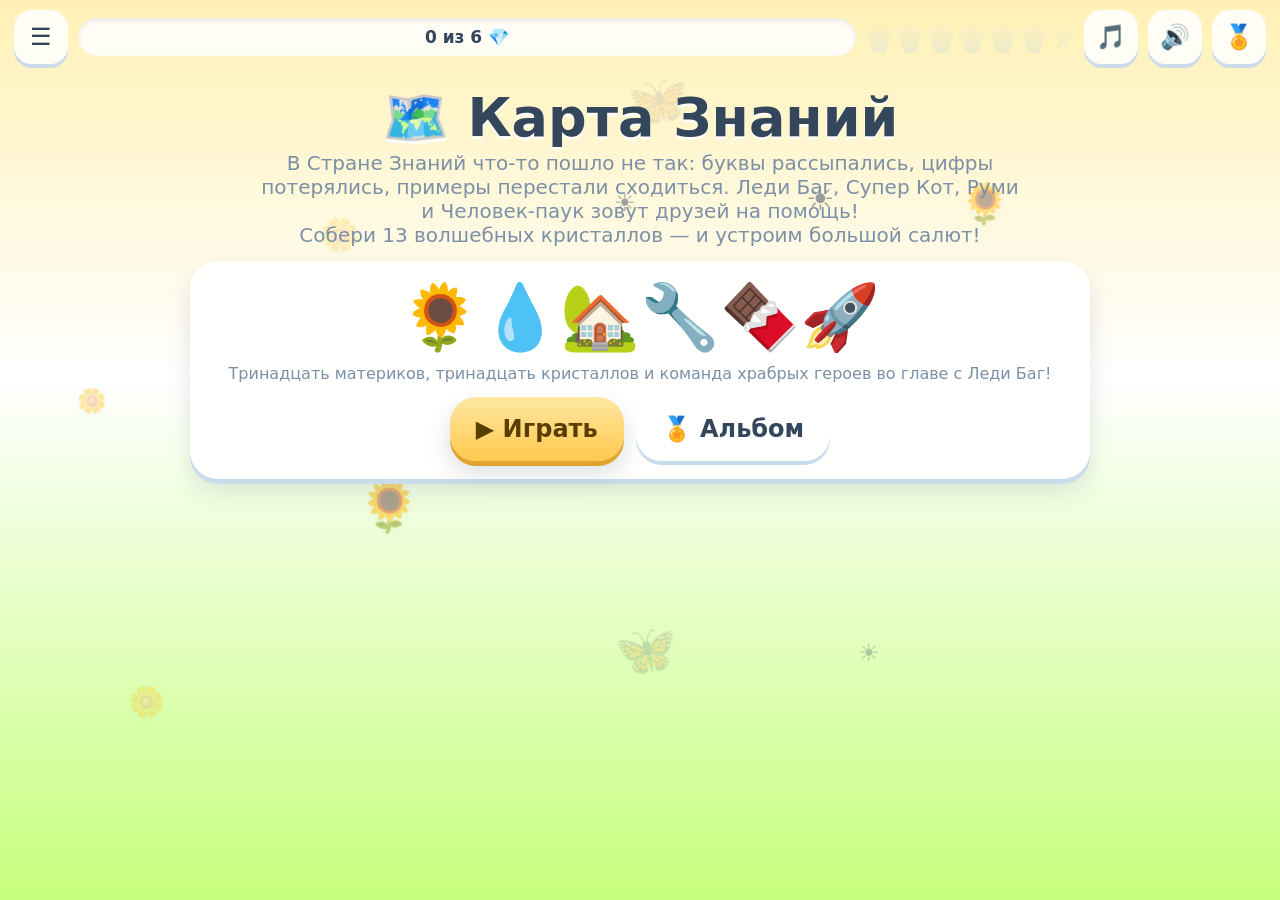
<file: index.html>
<!DOCTYPE html>
<html lang="ru">
<head>
<meta charset="utf-8" />
<meta name="viewport" content="width=device-width,initial-scale=1,viewport-fit=cover" />
<meta http-equiv="Cache-Control" content="no-cache, no-store, must-revalidate" />
<meta http-equiv="Pragma" content="no-cache" />
<meta http-equiv="Expires" content="0" />
<title>Путешествие по Карте Знаний</title>
<style>
:root{
  --ink:#33465C; --ink2:#7B8FA6; --card:#FFFFFF; --line:#DCE7F2;
  --ok:#6FCB7E; --okbg:#E8F8E7; --bad:#FF9E7A; --badbg:#FFEDE3; --gold:#FFC94D;
  --sh:0 5px 0 #C9DCEC, 0 12px 24px rgba(51,70,92,.14);
  --shp:0 5px 0 #E0A32E, 0 12px 24px rgba(51,70,92,.18);
}
*{box-sizing:border-box;-webkit-tap-highlight-color:transparent}
html,body{height:100%;margin:0;padding:0}
body{
  font-family:'Comic Sans MS','Trebuchet MS','Segoe UI',system-ui,sans-serif;
  color:var(--ink); overflow:hidden; user-select:none; background:#EAF6FF;
  -webkit-user-select:none; touch-action:manipulation;
}
#app{position:fixed;inset:0;display:flex;flex-direction:column}
#bg{position:absolute;inset:0;z-index:0;overflow:hidden;transition:background .8s ease}
.deco{position:absolute;animation:drift 16s ease-in-out infinite alternate;filter:drop-shadow(0 4px 6px rgba(0,0,0,.07));will-change:transform}
@keyframes drift{from{transform:translate(0,0) rotate(-6deg)}to{transform:translate(26px,-22px) rotate(8deg)}}

/* ---------- верхняя панель ---------- */
#topbar{position:relative;z-index:6;display:flex;align-items:center;gap:10px;padding:10px 14px}
#topbar.hide{display:none}
.ico{width:54px;height:54px;flex:0 0 54px;border:none;border-radius:18px;background:rgba(255,255,255,.85);
  font-size:24px;cursor:pointer;box-shadow:0 4px 0 #C9DCEC;color:var(--ink);line-height:1}
.ico:active{transform:translateY(3px);box-shadow:0 1px 0 #C9DCEC}
.ico.off{opacity:.45}
#progWrap{position:relative;flex:1;height:38px;min-width:80px;background:rgba(255,255,255,.85);
  border-radius:19px;overflow:hidden;box-shadow:inset 0 2px 5px rgba(51,70,92,.12)}
#progFill{height:100%;width:0%;border-radius:19px;background:linear-gradient(90deg,#A7E9A0,#6FCB7E);transition:width .5s cubic-bezier(.3,1.4,.5,1)}
#progText{position:absolute;inset:0;display:flex;align-items:center;justify-content:center;font-size:17px;font-weight:700;color:var(--ink)}
#crystals{display:flex;gap:5px;flex:0 0 auto}
.crys{width:26px;height:32px;background:linear-gradient(180deg,#FFF0BE,#C9DCEC);clip-path:polygon(50% 0,100% 32%,72% 100%,28% 100%,0 32%);
  opacity:.32;transition:.4s}
.crys.on{background:linear-gradient(180deg,#FFE9A8,#FFB01F);opacity:1;filter:drop-shadow(0 0 8px rgba(255,190,60,.9))}

/* ---------- экраны ---------- */
main{position:relative;z-index:5;flex:1;min-height:0}
.screen{position:absolute;inset:0;display:none;flex-direction:column;align-items:center;
  padding:6px 16px 18px;overflow-y:auto;overscroll-behavior:contain}
.screen.active{display:flex;animation:fadeIn .35s ease}
@keyframes fadeIn{from{opacity:0;transform:translateY(10px)}to{opacity:1;transform:none}}
h1{font-size:clamp(30px,6vw,54px);margin:6px 0 2px;text-align:center;text-shadow:0 3px 0 rgba(255,255,255,.85)}
h2{font-size:clamp(22px,4vw,34px);margin:2px 0 12px;text-align:center}
.sub{color:var(--ink2);font-size:clamp(15px,2.4vw,20px);text-align:center;margin:0 0 14px;max-width:760px}
.card{background:rgba(255,255,255,.92);border-radius:28px;padding:18px;box-shadow:var(--sh);width:100%;max-width:900px}

/* ---------- кнопки ---------- */
.btn{min-height:64px;padding:10px 26px;font-size:clamp(18px,2.6vw,24px);font-weight:700;font-family:inherit;
  border:none;border-radius:26px;background:#fff;color:var(--ink);cursor:pointer;box-shadow:var(--sh);
  display:inline-flex;align-items:center;justify-content:center;gap:10px;transition:transform .08s}
.btn:active{transform:translateY(4px);box-shadow:0 1px 0 #C9DCEC}
.btn.primary{background:linear-gradient(180deg,#FFE7A3,#FFC94D);box-shadow:var(--shp);color:#5A3E00}
.btn.ok{background:linear-gradient(180deg,#B9EFB6,#7BD98A);box-shadow:0 5px 0 #4EA85C,0 12px 22px rgba(51,70,92,.16);color:#14421C}
.btn.ghost{background:rgba(255,255,255,.72);box-shadow:0 4px 0 #C9DCEC}
.btn[disabled]{opacity:.5;pointer-events:none}
.btnRow{display:flex;flex-wrap:wrap;gap:12px;justify-content:center;margin-top:14px}

/* ---------- выбор героя ---------- */
#heroGrid{display:grid;grid-template-columns:repeat(auto-fill,minmax(126px,1fr));gap:14px;width:100%;max-width:900px}
.heroCard{background:#fff;border-radius:26px;padding:10px 8px 12px;text-align:center;cursor:pointer;
  box-shadow:0 5px 0 #C9DCEC,0 10px 20px rgba(51,70,92,.12);transition:transform .12s;border:4px solid transparent}
.heroCard:hover{transform:translateY(-4px)}
.heroCard.sel{border-color:var(--gold);transform:translateY(-4px)}
.heroFace{font-size:56px;line-height:1.1;display:block}
.heroName{font-weight:700;font-size:17px;margin-top:2px}

/* ---------- карта ---------- */
#mapWrap{width:100%;max-width:940px;position:relative;height:min(62vh,520px);margin:6px auto 0}
.isle{position:absolute;width:168px;padding:12px 8px;border-radius:26px;text-align:center;cursor:pointer;
  background:rgba(255,255,255,.94);box-shadow:0 6px 0 #C9DCEC,0 14px 26px rgba(51,70,92,.16);transition:transform .15s}
.isle.locked{opacity:.5;filter:grayscale(.7);cursor:not-allowed}
.isle.done{border:4px solid var(--ok)}
.isle .ie{font-size:42px;display:block}
.isle .in{font-weight:800;font-size:16px;margin-top:2px;line-height:1.15}
.isle .is{font-size:13px;color:var(--ink2)}
.isle .st{position:absolute;top:-12px;right:-10px;font-size:26px}
@keyframes pulse{0%,100%{transform:translateY(0)}50%{transform:translateY(-8px)}}

/* ---------- игра ---------- */
#hostRow{display:flex;align-items:flex-end;gap:10px;width:100%;max-width:900px;margin:2px auto 8px;min-height:104px}
.host{width:92px;height:92px;flex:0 0 92px;border-radius:50%;display:flex;align-items:center;justify-content:center;
  font-size:52px;background:#fff;box-shadow:0 6px 0 #C9DCEC,0 10px 20px rgba(51,70,92,.16);animation:pop .5s cubic-bezier(.3,1.6,.5,1)}
.host.small{width:72px;height:72px;flex:0 0 72px;font-size:40px}
@keyframes pop{0%{transform:scale(0) rotate(-25deg)}100%{transform:scale(1) rotate(0)}}
.bubble{position:relative;flex:1;background:#fff;border-radius:24px;padding:14px 50px 14px 18px;
  font-size:clamp(17px,2.5vw,23px);font-weight:700;line-height:1.3;box-shadow:var(--sh);min-height:76px;display:flex;align-items:center}
.bubble:after{content:'';position:absolute;left:-12px;bottom:22px;width:0;height:0;border:14px solid transparent;border-right-color:#fff;border-left:0}
#btnReplay{position:absolute;right:10px;top:50%;transform:translateY(-50%);width:44px;height:44px;border-radius:14px;
  border:none;background:#EAF6FF;font-size:22px;cursor:pointer;box-shadow:0 3px 0 #C9DCEC}
#taskArea{width:100%;max-width:900px;flex:1;display:flex;flex-direction:column;align-items:center;justify-content:center;gap:14px;padding:6px 0}
.taskTitle{font-size:clamp(20px,3vw,28px);font-weight:800;text-align:center;margin:0}
.choices{display:flex;flex-wrap:wrap;gap:14px;justify-content:center;width:100%}
.opt{min-width:110px;min-height:96px;padding:10px 20px;font-size:clamp(30px,6vw,52px);font-weight:800;font-family:inherit;
  border:none;border-radius:26px;background:#fff;color:var(--ink);cursor:pointer;box-shadow:0 6px 0 #C9DCEC,0 12px 22px rgba(51,70,92,.14);
  display:flex;align-items:center;justify-content:center;transition:transform .09s}
.opt:active{transform:translateY(4px)}
.opt.wide{min-width:180px;font-size:clamp(22px,3.4vw,30px)}
.opt.sm{min-width:88px;min-height:78px;font-size:clamp(22px,4vw,34px)}
.opt.good{background:linear-gradient(180deg,#CBF3C4,#8BDD93);box-shadow:0 6px 0 #4EA85C;color:#14421C;animation:yes .5s}
.opt.wrong{background:linear-gradient(180deg,#FFE0D2,#FFB79A);box-shadow:0 6px 0 #D9764C;opacity:.75;animation:no .45s}
.opt.hinted{animation:hintPulse 1.2s infinite}
@keyframes yes{0%{transform:scale(1)}45%{transform:scale(1.14) rotate(-3deg)}100%{transform:scale(1)}}
@keyframes no{0%,100%{transform:translateX(0)}25%{transform:translateX(-9px)}75%{transform:translateX(9px)}}
@keyframes hintPulse{0%,100%{box-shadow:0 6px 0 #C9DCEC,0 0 0 rgba(255,201,77,0)}50%{box-shadow:0 6px 0 #C9DCEC,0 0 26px rgba(255,201,77,1)}}

/* буква / число */
.bigLetter{font-size:clamp(72px,15vw,140px);font-weight:800;line-height:1;background:#fff;border-radius:36px;
  padding:8px 34px;box-shadow:var(--sh);letter-spacing:2px}
.puddle{position:relative;width:100%;max-width:640px;min-height:230px;background:radial-gradient(ellipse at center,#BFE6FF 0%,#8FD0F5 70%,rgba(143,208,245,0) 100%);
  border-radius:50%;display:flex;flex-wrap:wrap;align-items:center;justify-content:center;gap:12px;padding:24px}
.puddle .opt{animation:bob 5s ease-in-out infinite alternate}
@keyframes bob{from{transform:translateY(-7px) rotate(-3deg)}to{transform:translateY(7px) rotate(3deg)}}
.objects{display:flex;flex-wrap:wrap;gap:8px;justify-content:center;max-width:760px;font-size:clamp(30px,6vw,46px)}
.objects .obj{animation:dropIn .5s backwards}
@keyframes dropIn{from{transform:translateY(-24px) scale(.4);opacity:0}to{transform:none;opacity:1}}

/* слоги */
.drift{position:relative;width:100%;max-width:680px;height:200px;overflow:visible}
.letterFloat{position:absolute;width:96px;height:96px;border-radius:26px;background:#fff;font-size:52px;font-weight:800;
  display:flex;align-items:center;justify-content:center;box-shadow:0 6px 0 #C9DCEC,0 10px 20px rgba(51,70,92,.16);cursor:pointer;
  animation:swim 9s ease-in-out infinite alternate}
.letterFloat.sel{background:linear-gradient(180deg,#FFE7A3,#FFC94D);box-shadow:0 6px 0 #E0A32E}
@keyframes swim{from{transform:translate(0,0) rotate(-5deg)}to{transform:translate(34px,-26px) rotate(6deg)}}
.syllResult{font-size:clamp(50px,10vw,88px);font-weight:800;letter-spacing:6px;min-height:96px;display:flex;align-items:center}

/* слова */
.slots{display:flex;flex-wrap:wrap;gap:12px;justify-content:center;min-height:104px;width:100%}
.slot{width:104px;height:96px;border-radius:22px;border:4px dashed #B8CFE2;background:rgba(255,255,255,.55);
  display:flex;align-items:center;justify-content:center;font-size:34px;color:var(--ink2)}
.pool{display:flex;flex-wrap:wrap;gap:12px;justify-content:center;margin-top:6px}
.cube{min-width:96px;height:88px;padding:0 14px;border-radius:22px;background:linear-gradient(180deg,#FFF3D4,#FFD98A);
  font-size:34px;font-weight:800;display:flex;align-items:center;justify-content:center;cursor:grab;
  box-shadow:0 6px 0 #DCA93F,0 10px 18px rgba(51,70,92,.16);touch-action:none}
.cube:active{cursor:grabbing}
.cube.ghost{position:fixed;z-index:99;pointer-events:none;opacity:.92;transform:scale(1.08) rotate(-3deg);box-shadow:0 14px 26px rgba(0,0,0,.25)}
.cube.hidden{visibility:hidden}
.placeholder{width:96px;height:88px;border-radius:22px;border:4px dashed #FFC94D;background:rgba(255,201,77,.15)}
.wordPic{font-size:clamp(56px,11vw,96px);line-height:1}

/* арифметика */
.column{font-size:clamp(38px,7vw,62px);font-weight:800;line-height:1.25;text-align:right;
  background:#fff;border-radius:26px;padding:16px 26px;box-shadow:var(--sh);font-variant-numeric:tabular-nums}
.column .op{color:#FF9E7A}
.column .line{border-top:5px solid var(--ink);margin-top:4px;padding-top:4px}
.column .q{color:var(--ink2)}
.blocks{display:flex;flex-wrap:wrap;gap:6px;justify-content:center;max-width:760px}
.ten{display:flex;gap:3px;padding:3px;background:#DCEBFF;border-radius:8px}
.ten i{width:12px;height:34px;background:#7FB0F0;border-radius:3px;display:block}
.ten.gone i{background:#FFCDB8}
.unit{width:30px;height:30px;border-radius:50%;background:#FFD98A;display:flex;align-items:center;justify-content:center;font-size:13px;font-weight:800;color:#7A5A00}
.unit.gone{background:#FFCDB8;color:#A6553A}
.grid{display:grid;gap:8px;justify-content:center;font-size:clamp(24px,4.4vw,38px)}
.grid .cell{width:1.4em;height:1.4em;display:flex;align-items:center;justify-content:center;background:#fff;border-radius:12px;box-shadow:0 3px 0 #C9DCEC}
.grid .cell.in{background:linear-gradient(180deg,#FFF0BE,#FFD98A)}
.board{background:rgba(255,255,255,.9);border-radius:26px;padding:14px;box-shadow:var(--sh)}

/* подвал игры */
#gameFoot{display:flex;gap:12px;justify-content:center;margin-top:8px;padding-bottom:10px;flex-wrap:wrap}

/* эффекты */
#fx{position:fixed;inset:0;pointer-events:none;z-index:50}
.spark{position:absolute;font-size:30px;animation:sparkFly 1s ease-out forwards}
@keyframes sparkFly{0%{transform:translate(0,0) scale(.4);opacity:1}100%{transform:translate(var(--dx),var(--dy)) scale(1.4);opacity:0}}
.toast{position:fixed;left:50%;top:22%;transform:translateX(-50%);z-index:60;font-size:clamp(24px,4.6vw,40px);font-weight:800;
  padding:14px 30px;border-radius:26px;background:rgba(255,255,255,.96);box-shadow:var(--sh);animation:toastPop 1.4s forwards;pointer-events:none}
@keyframes toastPop{0%{transform:translateX(-50%) scale(.5);opacity:0}18%{transform:translateX(-50%) scale(1.05);opacity:1}
  75%{transform:translateX(-50%) scale(1);opacity:1}100%{transform:translateX(-50%) scale(.9);opacity:0}}
#fw{position:fixed;inset:0;z-index:40;pointer-events:none;display:none}

/* награда / альбом */
.crystalBig{font-size:clamp(70px,14vw,120px);animation:spinIn 1.2s cubic-bezier(.2,1.5,.4,1)}
@keyframes spinIn{0%{transform:scale(0) rotate(-180deg)}100%{transform:scale(1) rotate(0)}}
.stickerCard{width:150px;padding:12px;background:#fff;border-radius:24px;text-align:center;box-shadow:var(--sh)}
.stickerCard .se{font-size:58px}
.stickerCard.locked{filter:grayscale(1);opacity:.45}
#albumGrid{display:grid;grid-template-columns:repeat(auto-fill,minmax(150px,1fr));gap:16px;width:100%;max-width:900px}
.teamRow{display:flex;flex-wrap:wrap;gap:10px;justify-content:center}
.teamChip{width:74px;height:74px;border-radius:50%;background:#fff;font-size:38px;display:flex;align-items:center;justify-content:center;
  box-shadow:0 4px 0 #C9DCEC;animation:pop .6s backwards}
#menu{position:fixed;inset:0;z-index:70;background:rgba(51,70,92,.45);display:none;align-items:center;justify-content:center;padding:20px}
#menu.active{display:flex}
#menu .card{max-width:420px}
.mrow{display:flex;align-items:center;justify-content:space-between;gap:12px;padding:10px 0;border-bottom:2px dashed var(--line);font-size:19px;font-weight:700}
.mrow:last-child{border:none}
.toggle{width:72px;height:40px;border-radius:20px;border:none;background:#C9DCEC;position:relative;cursor:pointer;flex:0 0 72px}
.toggle:after{content:'';position:absolute;top:4px;left:4px;width:32px;height:32px;border-radius:50%;background:#fff;transition:.25s}
.toggle.on{background:var(--ok)}
.toggle.on:after{left:36px}
.stat{color:var(--ink2);font-size:16px;text-align:center;margin-top:8px}
</style>
<style id="style2">
/* ---------- нарисованные персонажи ---------- */
.host{padding:0;overflow:hidden}
.host svg{width:100%;height:100%;display:block}
.heroFace{display:block;height:82px}
.heroFace svg{width:82px;height:82px;display:block;margin:0 auto}
.teamChip{padding:0;overflow:hidden}
.teamChip svg{width:100%;height:100%;display:block}
.teamChip.small{width:48px;height:48px;flex:0 0 48px;box-shadow:0 3px 0 #C9DCEC}
.badge{width:120px;height:120px;display:block;margin:0 auto}
.wc{display:inline-block;width:66px;height:88px}
.wc svg{width:100%;height:100%;overflow:visible}
.walker{overflow:visible}
.legA,.legB{transform-box:fill-box;transform-origin:50% 0}
.walking .legA{animation:stepA .5s infinite ease-in-out}
.walking .legB{animation:stepB .5s infinite ease-in-out}
@keyframes stepA{0%,100%{transform:rotate(-18deg)}50%{transform:rotate(18deg)}}
@keyframes stepB{0%,100%{transform:rotate(18deg)}50%{transform:rotate(-18deg)}}
.prop{transform-box:fill-box;transform-origin:50% 50%;animation:spin 1.3s linear infinite}
@keyframes spin{to{transform:rotate(360deg)}}

/* ---------- карта ---------- */
#mapWrap{width:100%;max-width:1000px;height:min(62vh,580px);min-height:320px;position:relative;margin:2px auto 0;flex:0 0 auto}
#world{width:100%;height:100%;display:block;border-radius:30px;box-shadow:0 8px 0 rgba(0,0,0,.06)}
#waves{animation:waveGlow 7s ease-in-out infinite alternate}
@keyframes waveGlow{from{opacity:.35}to{opacity:.7}}
.isle{position:static;width:auto;padding:0;border-radius:0;background:none;box-shadow:none;cursor:pointer}
.isle.locked{opacity:.6}
.islName{font-size:19px;font-weight:800;fill:#33465C;font-family:inherit}
.islSub{font-size:14px;font-weight:700;fill:#6B7F94;font-family:inherit}
.isle.locked .islName{fill:#8A97A6}
.isle.done .islName{fill:#2E7D32}
.isle.cur .isleBody{filter:drop-shadow(0 0 12px rgba(255,190,60,.95))}
/* оживляем только внутреннюю группу: у .isle сам transform="translate()" — его нельзя перебивать,
   иначе материк уезжает в левый верхний угол */
.islInner{transform-box:fill-box;transform-origin:50% 50%;transition:transform .18s ease-out}
.isle.cur .islInner{animation:breath 2.2s ease-in-out infinite}
.isle:not(.locked):hover .islInner{transform:scale(1.04)}
@keyframes breath{0%,100%{transform:scale(1)}50%{transform:scale(1.03)}}
.pulse{animation:pulseRing 1.9s ease-out infinite;transform-box:fill-box;transform-origin:50% 50%}
@keyframes pulseRing{0%{transform:scale(1);opacity:.85}100%{transform:scale(1.14);opacity:0}}
#guestG{opacity:0;transition:opacity .4s}
#guestG.show{opacity:1}
#mapBubble{position:absolute;z-index:9;min-width:170px;max-width:250px;background:#fff;border-radius:22px;
  padding:12px 16px;box-shadow:0 6px 0 #C9DCEC,0 12px 24px rgba(51,70,92,.2);pointer-events:none;
  opacity:0;transform:translateY(12px) scale(.9);transition:.3s cubic-bezier(.2,1.4,.5,1)}
#mapBubble.show{opacity:1;transform:none}
#mapBubble .gbName{display:block;font-weight:800;font-size:16px;color:#33465C}
#mapBubble .gbText{display:block;font-size:15px;color:#5A6B7D;margin-top:2px;line-height:1.25}
#mapBubble:after{content:'';position:absolute;left:26px;bottom:-11px;width:0;height:0;border:12px solid transparent;border-top-color:#fff;border-bottom:0}

/* ---------- встреча внутри этапа ---------- */
.guestBox{position:fixed;left:0;bottom:26px;z-index:55;display:flex;align-items:flex-end;gap:10px;
  transform:translateX(-130%);transition:transform .55s cubic-bezier(.2,1.3,.4,1);pointer-events:none}
.guestBox.show{transform:translateX(14px)}
.gbFig{width:96px;height:126px}
.gbFig svg{width:100%;height:100%;overflow:visible}
.gbSay{background:#fff;border-radius:22px;padding:12px 18px;max-width:58vw;
  box-shadow:0 6px 0 #C9DCEC,0 12px 24px rgba(51,70,92,.2)}
.gbSay b{display:block;font-size:17px;color:#33465C}
.gbSay span{display:block;font-size:15px;color:#5A6B7D;line-height:1.25}

/* ---------- задания ---------- */
.lbox{display:flex;flex-direction:column;align-items:center;gap:14px;width:100%}
.wordName{font-size:clamp(22px,3.6vw,32px);font-weight:800;letter-spacing:2px;text-align:center}
.sign{font-size:clamp(30px,5vw,46px);font-weight:800;color:#FF9E7A;margin:0 8px}
.bossFig{width:150px;height:198px}
.bossFig svg{width:100%;height:100%;overflow:visible}
.bossName{font-size:clamp(22px,4vw,34px);font-weight:800;color:#B4532A;text-align:center}
.bossSay{font-size:clamp(15px,2.4vw,20px);text-align:center;max-width:640px;color:#5A6B7D;margin:0}
.crystalRow{font-size:44px;letter-spacing:6px}
#scr-final .wordPic{font-size:clamp(60px,12vw,96px)}
.crys.bonus{width:22px;clip-path:polygon(50% 0,61% 35%,98% 35%,68% 57%,79% 91%,50% 70%,21% 91%,32% 57%,2% 35%,39% 35%);opacity:.28}
.crys.bonus.on{opacity:1;filter:drop-shadow(0 0 8px rgba(255,190,60,.9))}
.screen{padding-bottom:24px}
@media (max-width:640px){
  #mapWrap{height:min(52vh,420px)}
  .islName{font-size:22px}
  .islSub{font-size:16px}
}
/* ---- v3.0 мобильная вёрстка: ничего не должно уезжать за край экрана ---- */
@media (max-width:520px){
  /* плавающие буквы (слоги) — меньше и с меньшей амплитудой дрейфа */
  .drift{height:180px}
  .letterFloat{width:72px;height:72px;font-size:38px;border-radius:20px}
  @keyframes swim{from{transform:translate(0,0) rotate(-4deg)}to{transform:translate(12px,-14px) rotate(5deg)}}
  /* кнопки вариантов: гарантированно влезают по 3 в ряд */
  .choices{gap:10px}
  .opt{min-width:84px;min-height:76px;padding:8px 12px}
  .opt.sm{min-width:70px;min-height:66px}
  .opt.wide{min-width:132px}
  .syllResult{font-size:clamp(38px,9vw,60px);min-height:64px;letter-spacing:3px}
  .bigLetter{font-size:clamp(56px,17vw,110px);padding:6px 20px}
  .slot{width:76px;height:72px;font-size:26px}
  .objects{gap:6px}
}
/* узкие экраны: страховка от горизонтального переполнения */
#taskArea,.lbox,.choices,.puddle,.objects,.drift,.slots,.pool{max-width:100%;box-sizing:border-box}
.opt,.slot,.letterFloat{box-sizing:border-box}
</style>
</head>
<body>
<div id="app">
  <div id="bg"></div>

  <header id="topbar">
    <button class="ico" id="btnMenu" title="Меню">☰</button>
    <div id="progWrap"><div id="progFill"></div><span id="progText"></span></div>
    <div id="crystals"></div>
    <button class="ico" id="btnMusic" title="Музыка">🎵</button>
    <button class="ico" id="btnVoice" title="Озвучка">🔊</button>
    <button class="ico" id="btnAlbum" title="Альбом">🏅</button>
  </header>

  <main>
    <!-- ТИТУЛ -->
    <section id="scr-title" class="screen active">
      <h1>🗺️ Карта Знаний</h1>
      <p class="sub">В Стране Знаний что-то пошло не так: буквы рассыпались, цифры потерялись, примеры перестали сходиться. Леди Баг, Супер Кот, Руми и Человек-паук зовут друзей на помощь!<br>
        Собери 13 волшебных кристаллов — и устроим большой салют!</p>
      <div class="card" style="text-align:center">
        <div style="font-size:64px;line-height:1.2">🌻💧🏡🔧🍫🚀</div>
        <div id="titleStats" class="stat"></div>
        <div class="btnRow">
          <button class="btn primary" id="btnPlay">▶ Играть</button>
          <button class="btn ghost" id="btnAlbum2">🏅 Альбом</button>
        </div>
      </div>
    </section>

    <!-- ВЫБОР ГЕРОЯ -->
    <section id="scr-hero" class="screen">
      <h1>Кто отправляется в поход?</h1>
      <p class="sub">Выбери героя. По дороге к тебе присоединятся и другие!</p>
      <div id="heroGrid"></div>
      <div class="btnRow">
        <button class="btn ok" id="btnStart">Вперёд! 🚀</button>
        <button class="btn ghost" id="btnBack1">← Назад</button>
      </div>
    </section>

    <!-- КАРТА -->
    <section id="scr-map" class="screen">
      <h1 style="font-size:clamp(24px,4.4vw,38px)">Карта Знаний</h1>
      <div id="mapWrap"></div>
      <p class="sub" id="mapHint"></p>
      <div class="btnRow"><button class="btn ghost" id="btnResetTeam">👥 Моя команда</button></div>
    </section>

    <!-- ИГРА -->
    <section id="scr-game" class="screen">
      <div id="hostRow">
        <div id="hostA" class="host"></div>
        <div id="bubble" class="bubble"><span id="bubbleText"></span>
          <button id="btnReplay" title="Повторить">🔊</button></div>
        <div id="hostB" class="host small"></div>
      </div>
      <div id="taskArea"></div>
      <div id="gameFoot">
        <button class="btn ghost" id="btnHint">💡 Подсказка</button>
        <button class="btn ghost" id="btnMap">🗺️ Карта</button>
      </div>
    </section>

    <!-- НАГРАДА -->
    <section id="scr-reward" class="screen">
      <h1 id="rwTitle"></h1>
      <div class="crystalBig">💎</div>
      <h2 id="rwSub"></h2>
      <div class="card" style="max-width:560px;text-align:center">
        <div id="rwSticker"></div>
        <div id="rwTeam"></div>
      </div>
      <div class="btnRow">
        <button class="btn primary" id="btnNext">Дальше →</button>
        <button class="btn ghost" id="btnMap2">🗺️ Карта</button>
      </div>
    </section>

    <!-- ФИНАЛ -->
    <section id="scr-final" class="screen">
      <h1>🎭 Большой театр</h1>
      <div id="finalBody" class="card" style="text-align:center"></div>
      <div class="btnRow">
        <button class="btn primary" id="btnFire">🎆 Запустить салют!</button>
        <button class="btn ghost" id="btnMap3">🗺️ Карта</button>
      </div>
    </section>

    <!-- АЛЬБОМ -->
    <section id="scr-album" class="screen">
      <h1>🏅 Мой альбом</h1>
      <p class="sub">Наклейки дают за каждый пройденный материк.</p>
      <div id="albumGrid"></div>
      <div class="btnRow"><button class="btn primary" id="btnBackAlbum">← Назад</button></div>
    </section>
  </main>
</div>

<div id="menu">
  <div class="card">
    <h2 style="margin-top:0">Меню</h2>
    <div class="mrow"><span>🎵 Музыка</span><button class="toggle on" id="tgMusic"></button></div>
    <div class="mrow"><span>🔊 Озвучка</span><button class="toggle on" id="tgVoice"></button></div>
    <div class="mrow"><span>✨ Звуки</span><button class="toggle on" id="tgSfx"></button></div>
    <div class="btnRow">
      <button class="btn ghost" id="btnCloseMenu">Закрыть</button>
      <button class="btn" id="btnReset" style="color:#B04A2A">Сбросить прогресс</button>
    </div>
    <div class="stat" id="menuStats"></div>
  </div>
</div>

<div id="fx"></div>
<canvas id="fw"></canvas>

<script>
/* =========================================================
   A1. МЕЛКИЕ УТИЛИТЫ
   ========================================================= */
const $ = s => document.querySelector(s);
const $$ = s => Array.prototype.slice.call(document.querySelectorAll(s));
const rnd = n => Math.floor(Math.random()*n);
const pick = a => a[rnd(a.length)];
function shuffle(a){ a=a.slice(); for(let i=a.length-1;i>0;i--){ const j=rnd(i+1); const t=a[i]; a[i]=a[j]; a[j]=t; } return a; }
function uniqPick(arr,n){ return shuffle(arr).slice(0,n); }
function el(tag,cls,txt){ const e=document.createElement(tag); if(cls)e.className=cls; if(txt!=null)e.textContent=txt; return e; }
/* вставляет готовую строку с <svg>...</svg> в HTML-элемент, чтобы namespace сохранился */
function elSVG(parent, svgStr){
  const wrap=document.createElement('div');
  wrap.innerHTML=svgStr;                 // SVG-парсер HTML-разметчика подхватит xmlns
  while(wrap.firstChild) parent.appendChild(wrap.firstChild);
  return parent;
}
function numWord(n,forms){ const a=Math.abs(n)%100, b=a%10; if(a>10&&a<20) return forms[2]; if(b>1&&b<5) return forms[1]; if(b===1) return forms[0]; return forms[2]; }

/* =========================================================
   A2. СОХРАНЕНИЕ (localStorage)
   ========================================================= */
const SAVE_KEY='znaniya_map_v1';
const defSave = () => ({hero:null,team:[],stage:1,crystals:[],stickers:[],solved:0,mistakes:0,plan:{},prog:{},
                        settings:{music:true,voice:true,sfx:true},finished:false});
function loadSave(){ try{ const r=JSON.parse(localStorage.getItem(SAVE_KEY)); return r?Object.assign(defSave(),r):defSave(); }catch(e){ return defSave(); } }
let S = loadSave();
function save(){ try{ localStorage.setItem(SAVE_KEY, JSON.stringify(S)); }catch(e){} }

/* =========================================================
   A3. ЗВУК: Web Audio API (музыка + эффекты)
   ========================================================= */
const A = {
  ctx:null, master:null, mus:null, sfxg:null, filt:null,
  playing:false, timer:null, step:0, nextTime:0,
  BPM:84, PROG:[[48,55,60],[45,52,57],[41,48,53],[43,50,55]],
  MEL:[60,62,64,67,69,72,74,76], pattern:[], melIdx:3,

  ensure(){
    if(this.ctx) return true;
    const AC = window.AudioContext||window.webkitAudioContext;
    if(!AC) return false;
    this.ctx = new AC();
    this.master = this.ctx.createGain(); this.master.gain.value = 0.85;
    this.master.connect(this.ctx.destination);
    this.mus = this.ctx.createGain(); this.mus.gain.value = 0;
    this.filt = this.ctx.createBiquadFilter(); this.filt.type='lowpass'; this.filt.frequency.value=2600;
    this.mus.connect(this.filt); this.filt.connect(this.master);
    this.sfxg = this.ctx.createGain(); this.sfxg.gain.value = 0.9; this.sfxg.connect(this.master);
    return true;
  },
  mtof(m){ return 440*Math.pow(2,(m-69)/12); },

  /* --- одна нота --- */
  tone(freq,t,dur,type,vol,dest,slideTo){
    if(!this.ctx) return;
    const o=this.ctx.createOscillator(), g=this.ctx.createGain();
    o.type=type||'sine'; o.frequency.setValueAtTime(freq,t);
    if(slideTo) o.frequency.exponentialRampToValueAtTime(Math.max(30,slideTo), t+dur);
    g.gain.setValueAtTime(0.0001,t);
    g.gain.exponentialRampToValueAtTime(vol||0.15, t+Math.min(0.04,dur*0.3));
    g.gain.exponentialRampToValueAtTime(0.0001, t+dur);
    o.connect(g); g.connect(dest||this.sfxg); o.start(t); o.stop(t+dur+0.05);
  },

  /* --- фоновая музыка: 4 такта, лёгкий чилл --- */
  genPattern(){
    const p=[]; let i=this.melIdx;
    for(let s=0;s<32;s++){
      if(Math.random()<0.34) { p.push(0); continue; }
      i += (rnd(3)-1);
      if(i<0) i=1; if(i>this.MEL.length-1) i=this.MEL.length-2;
      p.push(this.MEL[i]);
    }
    this.melIdx=i; this.pattern=p;
  },
  startMusic(){
    if(!this.ensure()||!S.settings.music) return;
    if(this.ctx.state==='suspended') this.ctx.resume();
    if(this.playing) return;
    this.playing=true; this.step=0; this.nextTime=this.ctx.currentTime+0.15;
    this.mus.gain.cancelScheduledValues(this.ctx.currentTime);
    this.mus.gain.setValueAtTime(this.mus.gain.value,this.ctx.currentTime);
    this.mus.gain.linearRampToValueAtTime(0.16,this.ctx.currentTime+2.5);
    this.timer=setInterval(()=>this.sched(),90);
  },
  stopMusic(){
    if(!this.ctx) return;
    this.playing=false; clearInterval(this.timer); this.timer=null;
    this.mus.gain.cancelScheduledValues(this.ctx.currentTime);
    this.mus.gain.setValueAtTime(this.mus.gain.value,this.ctx.currentTime);
    this.mus.gain.linearRampToValueAtTime(0,this.ctx.currentTime+0.6);
  },
  sched(){
    if(!this.playing) return;
    const dur = 60/this.BPM/2;                       // восьмая
    while(this.nextTime < this.ctx.currentTime + 0.45){
      this.playStep(this.step, this.nextTime, dur);
      this.nextTime += dur;
      this.step = (this.step+1) % 32;
      if(this.step===0) this.genPattern();
    }
  },
  playStep(s,t,dur){
    if(s===0) this.genPattern();
    const bar = Math.floor(s/8);
    if(s%8===0){                                     // аккорд-пэд + бас
      const ch=this.PROG[bar];
      ch.forEach(m=>this.tone(this.mtof(m+12),t,dur*8,'sine',0.035,this.mus));
      this.tone(this.mtof(ch[0]-12),t,dur*4,'triangle',0.09,this.mus);
    }
    if(s%8===4) this.tone(this.mtof(this.PROG[bar][0]-12),t,dur*3,'triangle',0.055,this.mus);
    const n=this.pattern[s];
    if(n){
      this.tone(this.mtof(n),t,dur*1.7,'triangle',0.075,this.mus);
      this.tone(this.mtof(n+12),t+0.03,dur*1.1,'sine',0.022,this.mus);
    }
    if(s%4===2) this.tone(this.mtof(this.PROG[bar][1]+12),t,dur*0.7,'sine',0.03,this.mus);
  },

  /* --- звуковые эффекты --- */
  sfx(kind){
    if(!this.ensure()||!S.settings.sfx) return;
    const t=this.ctx.currentTime+0.01;
    if(kind==='click'){ this.tone(680,t,0.07,'triangle',0.13); }
    else if(kind==='correct'){ [72,76,79,84].forEach((m,i)=>this.tone(this.mtof(m),t+i*0.07,0.28,'triangle',0.16)); }
    else if(kind==='wrong'){ this.tone(300,t,0.34,'sine',0.16,null,110); this.tone(150,t+0.02,0.3,'triangle',0.07,null,70); }
    else if(kind==='crystal'){ [84,88,91,96].forEach((m,i)=>this.tone(this.mtof(m),t+i*0.09,0.9,'triangle',0.15));
                               this.tone(this.mtof(96),t+0.4,1.2,'sine',0.09); }
    else if(kind==='win'){ [67,72,76,79,84].forEach((m,i)=>this.tone(this.mtof(m),t+i*0.13,0.5,'triangle',0.17)); }
    else if(kind==='pop'){ this.tone(520,t,0.09,'sine',0.12,null,880); }
  }
};

/* =========================================================
   A4. РЕЧЬ (SpeechSynthesis)
   ========================================================= */
const TTS = {
  voice:null,
  init(){
    if(!('speechSynthesis' in window)) return;
    const set = ()=>{
      const vs = speechSynthesis.getVoices()||[];
      this.voice = vs.find(v=>/^ru(-|_)?RU/i.test(v.lang)) || vs.find(v=>/Russian|Milena|Yuri/i.test(v.name)) || null;
    };
    set(); speechSynthesis.onvoiceschanged = set;
  },
  say(text, rate, pitch, onend){
    if(!S.settings.voice || !('speechSynthesis' in window) || !text){ if(onend) try{onend();}catch(e){} return; }
    try{
      speechSynthesis.cancel();
      const u = new SpeechSynthesisUtterance(String(text));
      u.lang='ru-RU'; if(this.voice) u.voice=this.voice;
      u.rate = rate||1.0; u.pitch = pitch||1.1; u.volume=0.98;
      if(onend){ u.onend=onend; u.onerror=onend; }
      speechSynthesis.speak(u);
    }catch(e){ if(onend) try{onend();}catch(e2){} }
  },
  stop(){ try{ if('speechSynthesis' in window) speechSynthesis.cancel(); }catch(e){} }
};

/* =========================================================
   A5. ПЕРСОНАЖИ
   ========================================================= */
const CHARS = {
  masha:{n:'Маша',r:1.15,p:1.35,hi:['Привет! Я Маша! Давай учиться!','Ого, сколько всего интересного!','Я уже всё умею, а ты?'],
    art:{t:'kid',c:'#FFDCC0',c2:'#E0A97A',h:'#E8B24A',ac:'bow',e:'big',m:'grin',cloth:'#F58FAE',legs:'#C9557A'}},
  medved:{n:'Медведь',r:0.85,p:0.80,hi:['Здравствуй! Я Миша-Медведь.','Ну-ка, покажи, что умеешь!','Спокойно, тут ничего страшного.'],
    art:{t:'bear',c:'#C98B54',c2:'#A96C3C',nose:'button',e:'dot',m:'smile',cloth:'#C98B54',legs:'#A96C3C'}},
  fyodor:{n:'Дядя Фёдор',r:1.0,p:1.15,hi:['Привет! Я дядя Фёдор.','Давай вместе разберёмся!','Интересно, а ты справишься?'],
    art:{t:'kid',c:'#FFDCC0',c2:'#E0A97A',h:'#C88B4A',ac:'ushanka',e:'dot',m:'smile',cloth:'#7FB3D9',legs:'#4A5A6A'}},
  matroskin:{n:'Кот Матроскин',r:0.95,p:1.10,hi:['Мяу! Я кот Матроскин.','Хозяйство любит счёт!','Ну-ка, посчитаем?'],
    art:{t:'cat',c:'#E8A85C',c2:'#C9893F',nose:'dot',ac:'whiskers',e:'dot',m:'smile',cloth:'#9BD3A0',legs:'#C9893F'}},
  sharik:{n:'Пёс Шарик',r:1.05,p:1.0,hi:['Гав! Я Шарик!','Давай, у тебя получится!','Я всё сфотографирую!'],
    art:{t:'dog',c:'#D9B382',c2:'#B98F5F',nose:'button',e:'big',m:'grin',cloth:'#C6B6E8',legs:'#B98F5F'}},
  pechkin:{n:'Почтальон Печкин',r:0.90,p:0.90,hi:['Я Печкин. Посылку выдам только за задание!','Документик покажи! Шучу, считай.','Без правильного ответа ничего не отдам.'],
    art:{t:'man',c:'#FFDCC0',c2:'#D8A98A',h:'#C9C4BC',ac:'cap',beard:1,e:'glasses',m:'flat',cloth:'#6FA8A0',legs:'#4A5A6A'}},
  luntik:{n:'Лунтик',r:1.10,p:1.40,hi:['Привет! Я Лунтик!','Давай играть, это так весело!','Я с луны, там тоже считают!'],
    art:{t:'luntik',c:'#B9A6F0',c2:'#DED4FF',e:'big',m:'smile',cloth:'#B9A6F0',legs:'#8E78D8'}},
  kuzya:{n:'Кузя',r:1.15,p:1.45,hi:['Я Кузя-кузнечик!','Прыгай вместе со мной!','Скок-скок, и буква готова!'],
    art:{t:'bug',c:'#8FD86A',c2:'#6BB84A',ac:'antenna',e:'big',m:'grin',cloth:'#8FD86A',legs:'#5E9E3E'}},
  pupsen:{n:'Пупсень',r:0.95,p:1.05,hi:['А я Пупсень!','Мы тут всё запутали, извини!','Попробуй собрать, если сможешь!'],
    art:{t:'caterpillar',c:'#F2C14E',c2:'#D8A02E',ac:'antenna',e:'dot',m:'grin',cloth:'#F2C14E',legs:'#B8862E'}},
  simka:{n:'Симка',r:1.10,p:1.35,hi:['Привет! Я Симка-фиксик!','Фиксики знают, как всё устроено!','Чинить числа — моя работа!'],
    art:{t:'robot',c:'#F5A0B8',c2:'#D97A94',ac:'antenna',e:'goggles',m:'smile',cloth:'#F5A0B8',legs:'#B85C78'}},
  nolik:{n:'Нолик',r:1.12,p:1.42,hi:['Я Нолик! Люблю цифры!','Ноль — тоже число, между прочим!','Давай посчитаем по-фиксиковски!'],
    art:{t:'robot',c:'#8FC7EE',c2:'#5FA3D0',ac:'antenna',e:'goggles',m:'grin',cloth:'#8FC7EE',legs:'#4A86B8'}},
  papus:{n:'Папус',r:0.85,p:0.85,hi:['Я Папус, главный фиксик.','Без порядка техника не работает.','Проверим твои знания.'],
    art:{t:'robot',c:'#C9CFD8',c2:'#98A2AE',ac:'antenna',beard:1,e:'goggles',m:'flat',cloth:'#C9CFD8',legs:'#7A848F'}},
  masya:{n:'Мася',r:1.05,p:1.30,hi:['Я Мася!','Всё будет чики-чики!','Давай быстрее, не терпится!'],
    art:{t:'robot',c:'#FFD86A',c2:'#E0B02E',ac:'antenna',e:'goggles',m:'grin',cloth:'#FFD86A',legs:'#C9922E'}},
  kolobok:{n:'Колобок',r:1.10,p:1.25,hi:['Я Колобок, я от бабушки ушёл!','Покатились учиться!','Я круглый, как буква О!'],
    art:{t:'bread',c:'#F2C572',c2:'#D8A44E',e:'dot',m:'smile',cloth:'#F2C572',legs:'#C9922E'}},
  zayac:{n:'Заяц',r:1.15,p:1.40,hi:['Я Зайка! Считать умею быстро!','Прыг-скок, и пример готов!','Не бойся, я помогу!'],
    art:{t:'bunny',c:'#EFE7DC',c2:'#D8CFC2',nose:'dot',e:'big',m:'smile',cloth:'#EFE7DC',legs:'#C9C0B2'}},
  volk:{n:'Волк',r:0.90,p:0.85,hi:['Ну что, посчитаем?','Я тоже учился в лесной школе.','Только не торопись.'],
    art:{t:'wolf',c:'#98A5B8',c2:'#76839A',nose:'snout',e:'dot',m:'grin',cloth:'#98A5B8',legs:'#6E7C92'}},
  lisa:{n:'Лиса Патрикеевна',r:1.0,p:1.20,hi:['Я Лиса, я спрятала все буквы!','Найдёшь — отдам!','Хитрая загадка, правда?'],
    art:{t:'fox',c:'#F09A4B',c2:'#C9732E',nose:'snout',e:'dot',m:'smile',cloth:'#F09A4B',legs:'#C9732E'}},
  vinni:{n:'Винни-Пух',r:0.85,p:0.95,hi:['Я Винни-Пух, люблю мёд и горшочки!','Считать горшочки — моё любимое!','Ой, кажется, я всё перепутал!'],
    art:{t:'bear',c:'#E8A94B',c2:'#C98B32',nose:'button',e:'dot',m:'smile',cloth:'#E8A94B',legs:'#C98B32'}},
  pyatachok:{n:'Пятачок',r:1.15,p:1.40,hi:['Я Пятачок!','Ой-ой, давай вместе!','Я очень стараюсь!'],
    art:{t:'pig',c:'#F5B8C0',c2:'#E8899B',nose:'pigs',e:'big',m:'smile',cloth:'#8FC7EE',legs:'#C46C7E'}},
  ia:{n:'Ослик Иа',r:0.80,p:0.85,hi:['Я Иа. Всё равно ничего не получится…','Ну давай, попробуем.','Хотя бы попытайся.'],
    art:{t:'donkey',c:'#A8B0BF',c2:'#868F9F',nose:'snout',e:'sleepy',m:'flat',cloth:'#A8B0BF',legs:'#7A828F'}},
  sova:{n:'Мудрая Сова',r:0.90,p:1.0,hi:['Я Мудрая Сова.','Загадка требует смекалки.','Подумай хорошенько, дружок.'],
    art:{t:'bird',c:'#B79A72',c2:'#E8DCC4',nose:'beak',e:'wide',m:'beak',cloth:'#B79A72',legs:'#E8A93B'}},
  neznayka:{n:'Незнайка',r:1.15,p:1.35,hi:['Я Незнайка! А ты знаешь?','Я ничего не знаю, но очень стараюсь!','Ого, ты справишься лучше меня!'],
    art:{t:'kid',c:'#FFDCC0',c2:'#E0A97A',h:'#E8C24A',ac:'hat',e:'dot',m:'grin',cloth:'#F2C14E',legs:'#5A6A9A'}},
  znayka:{n:'Знайка',r:0.95,p:1.05,hi:['Я Знайка. Полёт требует точного счёта!','Проверим готовность к старту.','Таблица умножения — пустяк для тебя!'],
    art:{t:'kid',c:'#FFDCC0',c2:'#E0A97A',h:'#8B6B3A',ac:'cap',e:'glasses',m:'smile',cloth:'#7FB3D9',legs:'#3A4A6A'}},
  sineglazka:{n:'Синеглазка',r:1.05,p:1.30,hi:['Я Синеглазка, я люблю цветы и буквы!','Давай учиться красиво!','У тебя всё получится!'],
    art:{t:'kid',c:'#FFDCC0',c2:'#E0A97A',h:'#7FC7E8',ac:'bow',e:'big',m:'smile',cloth:'#F5A0B8',legs:'#C9557A'}},
  vintik:{n:'Винтик',r:1.0,p:1.10,hi:['Я Винтик! Люблю собирать.','Собирай по порядку!','Закрутим этот пример!'],
    art:{t:'kid',c:'#FFDCC0',c2:'#E0A97A',h:'#C9A24A',ac:'cap',e:'dot',m:'smile',cloth:'#6FA8A0',legs:'#4A5A6A'}},
  shpuntik:{n:'Шпунтик',r:1.05,p:1.15,hi:['А я Шпунтик!','Винтик — мой лучший друг!','Соберём слово вместе!'],
    art:{t:'kid',c:'#FFDCC0',c2:'#E0A97A',h:'#A87B4A',ac:'cap',e:'dot',m:'grin',cloth:'#E8895F',legs:'#4A5A6A'}},
  buratino:{n:'Буратино',r:1.10,p:1.35,hi:['Привет! Я Буратино!','Мой ключик откроет любую дверь!','Давай найдём правильный ответ!'],
    art:{t:'kid',c:'#E8C89A',c2:'#C9A072',h:'#8B5E3C',ac:'cap',nose:'long',e:'big',m:'grin',cloth:'#F2C14E',legs:'#5A4636'}},
  piero:{n:'Пьеро',r:0.95,p:1.0,hi:['Я Пьеро, грустный поэт…','Но с тобой мне веселее.','Прочитаем эту букву вместе.'],
    art:{t:'kid',c:'#FFF3E0',c2:'#E8D8C0',h:'#E8E0D0',ac:'bonnet',e:'sleepy',m:'flat',cloth:'#E8E0D0',legs:'#8A7A6A'}},
  artemon:{n:'Артемон',r:1.05,p:1.20,hi:['Гав! Я Артемон!','Я охраняю правильные ответы!','Смелее, вперёд!'],
    art:{t:'dog',c:'#F3E2C7',c2:'#D8C0A0',nose:'button',ac:'curly',e:'big',m:'grin',cloth:'#F3E2C7',legs:'#D8C0A0'}},
  gena:{n:'Крокодил Гена',r:0.85,p:0.90,hi:['Я Гена, крокодил. Работаю в зоопарке.','Посчитаем вместе?','Точь-в-точь как надо!'],
    art:{t:'croc',c:'#6FB86F',c2:'#4E9A4E',nose:'dot',ac:'hat',e:'dot',m:'grin',cloth:'#3A6FA8',legs:'#4E9A4E'}},
  cheburashka:{n:'Чебурашка',r:1.10,p:1.35,hi:['Я Чебурашка!','Давай дружить и учиться!','У меня уши большие — я всё слышу!'],
    art:{t:'round',c:'#8B5E3C',c2:'#C99560',nose:'button',e:'big',m:'smile',cloth:'#8B5E3C',legs:'#6E4830'}},
  karlson:{n:'Карлсон',r:1.0,p:1.10,hi:['Я Карлсон, лучший в мире шалун!','Сосчитай-ка цифры!','Спокойствие, только спокойствие!'],
    art:{t:'man',c:'#FFDCC0',c2:'#E0A97A',h:'#E8C070',ac:'propeller',e:'dot',m:'grin',cloth:'#F2C14E',legs:'#5A4636'}},
  malysh:{n:'Малыш',r:1.10,p:1.35,hi:['Я Малыш! Карлсон мой друг.','Давай учить буквы!','Мне очень нравится играть!'],
    art:{t:'kid',c:'#FFDCC0',c2:'#E0A97A',h:'#C8A062',e:'big',m:'smile',cloth:'#8FC7EE',legs:'#4A5A6A'}},
  frekenbok:{n:'Фрекен Бок',r:0.90,p:1.0,hi:['Я Фрекен Бок. Люблю порядок!','Числа должны стоять по порядку!','Без порядка никуда!'],
    art:{t:'woman',c:'#FFDCC0',c2:'#E0A97A',h:'#8B6B5A',ac:'bun',e:'dot',m:'flat',cloth:'#B98FC7',legs:'#5A4A6A'}},
  shapoklyak:{n:'Старуха Шапокляк',r:0.90,p:0.85,hi:['Хи-хи! Я Шапокляк, я всё перепутала!','Примеры не сходятся — и пусть!','Отгадаешь — отдам кристалл!'],
    art:{t:'woman',c:'#FFDCC0',c2:'#E0A97A',h:'#C9C4BC',ac:'bonnet',e:'dot',m:'flat',cloth:'#7A6B8A',legs:'#4A3A5A'}},
  ladybug:{n:'Леди Баг',r:1.10,p:1.40,hi:['Я Леди Баг! Справедливость победит!','Вместе мы всё решим!','Ты настоящий герой знаний!'],
    art:{t:'kid',c:'#FFDCC0',c2:'#E0A97A',h:'#E8392F',ac:'ladybug',e:'big',m:'smile',cloth:'#E8392F',legs:'#7A1410'}},
  supercat:{n:'Супер Кот',r:1.05,p:1.30,hi:['Я Супер Кот! Буду рядом!','Мяу-миссия выполнима!','Ты справишься, я верю!'],
    art:{t:'cat',c:'#3A7BD5',c2:'#2A5BA8',h:'#3A7BD5',ac:'mask',e:'big',m:'grin',cloth:'#3A7BD5',legs:'#2A5BA8'}},
  rumi:{n:'Руми',r:1.05,p:1.30,hi:['Я Руми! Давай петь и учиться!','Музыка поможет запомнить!','Ты просто сияешь отлично!'],
    art:{t:'kid',c:'#FFE0C0',c2:'#E8B89A',h:'#F5B042',ac:'hair',e:'big',m:'smile',cloth:'#FF6FB5',legs:'#C9557A'}},
  spiderman:{n:'Человек-паук',r:1.0,p:1.20,hi:['Я Человек-паук! Знания — это сила!','Сосчитаем, как паутину плетём!','Ты большой молодец!'],
    art:{t:'man',c:'#C0392B',c2:'#7B241C',h:'#C0392B',ac:'mask',e:'big',m:'grin',cloth:'#C0392B',legs:'#7B241C'}},

  /* --- v3.0 новые герои --- */
  elsa:{n:'Эльза',r:0.95,p:1.25,hi:['Я Эльза, королева снегов!','Холодный расчёт — точный расчёт!','Отпусти и считай спокойно!'],
    art:{t:'woman',c:'#FFE8DC',c2:'#E8C4B0',h:'#F2E3C8',ac:'elsa',e:'big',m:'smile',cloth:'#7FC7F0',legs:'#4E9AC8'}},
  anna:{n:'Анна',r:1.05,p:1.35,hi:['Я Анна! Я никого не брошу!','Давай решать вместе!','Ты справишься, я знаю!'],
    art:{t:'woman',c:'#FFE0C8',c2:'#E8B898',h:'#C96B3A',ac:'anna',e:'big',m:'grin',cloth:'#8B4FA8',legs:'#3A6E8B'}},
  shrek:{n:'Шрэк',r:0.80,p:0.80,hi:['Я Шрэк. Считать умею, между прочим!','У нас в болоте свои порядки.','Ну-ка, покажи, на что способен!'],
    art:{t:'ogre',c:'#8FBF5E',c2:'#6E9E42',ac:'shrek',e:'dot',m:'flat',cloth:'#C9B89A',legs:'#8A7A5E'}},
  volkNP:{n:'Волк (Ну, погоди!)',r:0.85,p:0.90,hi:['Ну, погоди! Сейчас я всё посчитаю!','Я из лесной школы, между прочим!','Ну заяц, погоди!'],
    art:{t:'wolf',c:'#7A8798',c2:'#5A6675',nose:'snout',ac:'npvolk',e:'dot',m:'grin',cloth:'#7A8798',legs:'#5A6675'}},
  zayacNP:{n:'Заяц (Ну, погоди!)',r:1.15,p:1.45,hi:['Ну, погоди! Я быстро считаю!','Прыг-скок — и пример готов!','Не догонишь!'],
    art:{t:'bunny',c:'#F5F0E8',c2:'#DCD5C8',nose:'dot',ac:'npzayac',e:'big',m:'smile',cloth:'#F5F0E8',legs:'#C9C0B2'}},
  krosh:{n:'Крош',r:1.15,p:1.45,hi:['Я Крош! Йо-хо-хо!','Давай прыгать и считать!','Кро-о-ош, вперёд!'],
    art:{t:'smesh',c:'#7FB8F0',c2:'#5A96D8',nose:'dot',ac:'krosh',e:'big',m:'grin',cloth:'#7FB8F0',legs:'#5A96D8'}},
  ezhik:{n:'Ёжик',r:1.0,p:1.20,hi:['Я Ёжик. Я люблю порядок.','Давай разберёмся потихоньку.','У меня на иголках всё записано!'],
    art:{t:'smesh',c:'#B98FD8',c2:'#8E68AE',nose:'dot',ac:'ezhik',e:'glasses',m:'smile',cloth:'#B98FD8',legs:'#8E68AE'}},
  nyusha:{n:'Нюша',r:1.10,p:1.40,hi:['Я Нюша! Я самая красивая!','Давай учиться красиво!','Ой, какой хороший ответ!'],
    art:{t:'smesh',c:'#F5A8C0',c2:'#DE7E9E',nose:'pigs',ac:'nyusha',e:'big',m:'smile',cloth:'#F5A8C0',legs:'#DE7E9E'}},
  moana:{n:'Моана',r:1.0,p:1.25,hi:['Я Моана! Море зовёт меня!','Плыви туда, где трудно!','Считай, как волну ловишь!'],
    art:{t:'woman',c:'#D9A06A',c2:'#B87E4A',h:'#3A2A20',ac:'moana',e:'big',m:'smile',cloth:'#E86A4A',legs:'#C94F32'}},
  simba:{n:'Симба (Король Лев)',r:0.95,p:1.10,hi:['Я Симба, я король!','Хакуна матата — учись без забот!','Ряв! Считаем вместе!'],
    art:{t:'lion',c:'#F2B85C',c2:'#D89A32',ac:'simba',nose:'snout',e:'big',m:'grin',cloth:'#F2B85C',legs:'#D89A32'}},
  rapunzel:{n:'Рапунцель',r:1.05,p:1.35,hi:['У меня самые длинные волосы!','Я зажгу фонари и посчитаю!','Свет всегда побеждает!'],
    art:{t:'woman',c:'#FFE8D0',c2:'#E8C4A8',h:'#F5D14A',ac:'rapunzel',e:'big',m:'smile',cloth:'#B87FC7',legs:'#8A5A9E'}}
};

/* =========================================================
   ХУДОЖНИК: рисуем персонажей кодом (SVG, без картинок)
   ========================================================= */
const INK='#3A4A5A';
function mix(hex,f){
  const n=parseInt(hex.slice(1),16);
  const r=Math.max(0,Math.min(255,Math.round(((n>>16)&255)*f)));
  const g=Math.max(0,Math.min(255,Math.round(((n>>8)&255)*f)));
  const b=Math.max(0,Math.min(255,Math.round((n&255)*f)));
  return '#'+((1<<24)+(r<<16)+(g<<8)+b).toString(16).slice(1);
}
function earArt(t,c,c2,ac){
  /* Смешарики: форма ушей/иголок зависит от персонажа */
  if(t==='smesh'){
    if(ac==='krosh')  return '<ellipse cx="32" cy="2" rx="7.5" ry="26" fill="'+c+'"/><ellipse cx="68" cy="2" rx="7.5" ry="26" fill="'+c+'"/>'
      + '<ellipse cx="32" cy="4" rx="3.6" ry="17" fill="'+mix(c,1.35)+'"/><ellipse cx="68" cy="4" rx="3.6" ry="17" fill="'+mix(c,1.35)+'"/>';
    if(ac==='nyusha') return '<path d="M26 26 L17 6 L44 17 Z" fill="'+c+'"/><path d="M74 26 L83 6 L56 17 Z" fill="'+c+'"/>'
      + '<path d="M28 24 L22 12 L38 18 Z" fill="'+mix(c,0.82)+'"/><path d="M72 24 L78 12 L62 18 Z" fill="'+mix(c,0.82)+'"/>';
    if(ac==='ezhik'){
      let sp='<g fill="'+c2+'">';
      for(let i=0;i<14;i++){
        const a=(i/14)*Math.PI*2, x=50+Math.cos(a)*33, y=45+Math.sin(a)*33;
        sp+='<path d="M'+x.toFixed(1)+' '+y.toFixed(1)+' L'+(50+Math.cos(a-0.13)*46).toFixed(1)+' '+(45+Math.sin(a-0.13)*46).toFixed(1)+' L'+(50+Math.cos(a+0.13)*46).toFixed(1)+' '+(45+Math.sin(a+0.13)*46).toFixed(1)+' Z"/>';
      }
      return sp+'</g>';
    }
    return '';
  }
  if(t==='lion') return '<circle cx="50" cy="42" r="43" fill="'+(ac==='simba'?'#C9862A':'#D89A32')+'"/>'
    + '<circle cx="22" cy="26" r="12" fill="'+c+'"/><circle cx="78" cy="26" r="12" fill="'+c+'"/>'
    + '<circle cx="22" cy="26" r="6" fill="'+c2+'"/><circle cx="78" cy="26" r="6" fill="'+c2+'"/>';
  if(t==='ogre') return '<path d="M18 36 q-10 -4 -12 -14 q10 -2 16 8z" fill="'+c2+'"/><path d="M82 36 q10 -4 12 -14 q-10 -2 -16 8z" fill="'+c2+'"/>';
  switch(t){
    case 'bear': return '<circle cx="24" cy="22" r="12" fill="'+c+'"/><circle cx="76" cy="22" r="12" fill="'+c+'"/><circle cx="24" cy="22" r="6" fill="'+c2+'"/><circle cx="76" cy="22" r="6" fill="'+c2+'"/>';
    case 'cat': return '<path d="M22 30 L19 7 L40 20 Z" fill="'+c+'"/><path d="M78 30 L81 7 L60 20 Z" fill="'+c+'"/><path d="M25 26 L23 13 L35 20 Z" fill="#F5B8C0"/><path d="M75 26 L77 13 L65 20 Z" fill="#F5B8C0"/>';
    case 'dog': return '<ellipse cx="19" cy="42" rx="10" ry="21" fill="'+c2+'"/><ellipse cx="81" cy="42" rx="10" ry="21" fill="'+c2+'"/>';
    case 'donkey': return '<ellipse cx="17" cy="32" rx="8" ry="23" fill="'+c+'"/><ellipse cx="83" cy="32" rx="8" ry="23" fill="'+c+'"/><ellipse cx="17" cy="32" rx="4" ry="15" fill="'+c2+'"/><ellipse cx="83" cy="32" rx="4" ry="15" fill="'+c2+'"/>';
    case 'bunny': return '<ellipse cx="33" cy="8" rx="8" ry="23" fill="'+c+'"/><ellipse cx="67" cy="8" rx="8" ry="23" fill="'+c+'"/><ellipse cx="33" cy="10" rx="4" ry="15" fill="#FFC9D6"/><ellipse cx="67" cy="10" rx="4" ry="15" fill="#FFC9D6"/>';
    case 'fox': case 'wolf': return '<path d="M20 34 L15 2 L45 20 Z" fill="'+c+'"/><path d="M80 34 L85 2 L55 20 Z" fill="'+c+'"/><path d="M23 30 L21 11 L37 21 Z" fill="'+c2+'"/><path d="M77 30 L79 11 L63 21 Z" fill="'+c2+'"/>';
    case 'pig': return '<path d="M27 27 L20 8 L42 18 Z" fill="'+c+'"/><path d="M73 27 L80 8 L58 18 Z" fill="'+c+'"/>';
    case 'round': return '<circle cx="17" cy="38" r="19" fill="'+c+'"/><circle cx="83" cy="38" r="19" fill="'+c+'"/><circle cx="17" cy="38" r="11" fill="'+c2+'"/><circle cx="83" cy="38" r="11" fill="'+c2+'"/>';
    case 'luntik': return '<ellipse cx="15" cy="30" rx="12" ry="23" fill="'+c+'"/><ellipse cx="85" cy="30" rx="12" ry="23" fill="'+c+'"/><ellipse cx="15" cy="30" rx="6" ry="14" fill="'+c2+'"/><ellipse cx="85" cy="30" rx="6" ry="14" fill="'+c2+'"/>';
    case 'bird': return '<path d="M26 28 L18 2 L42 14 Z" fill="'+c2+'"/><path d="M74 28 L82 2 L58 14 Z" fill="'+c2+'"/>';
    case 'antenna': return '<line x1="34" y1="20" x2="26" y2="1" stroke="#9AA7B8" stroke-width="3"/><line x1="66" y1="20" x2="74" y2="1" stroke="#9AA7B8" stroke-width="3"/><circle cx="26" cy="2" r="5" fill="#FF8FA3"/><circle cx="74" cy="2" r="5" fill="#FF8FA3"/>';
    default: return '';
  }
}
function headArt(t,c,c2){
  if(t==='robot') return '<rect x="21" y="13" width="58" height="54" rx="17" fill="'+c+'" stroke="'+c2+'" stroke-width="3"/><rect x="29" y="20" width="42" height="18" rx="9" fill="'+mix(c2,1.25)+'"/>';
  if(t==='croc') return '<ellipse cx="50" cy="40" rx="33" ry="25" fill="'+c+'"/><path d="M24 50 q4 16 26 16 q22 0 26 -16 q-4 8 -26 8 q-22 0 -26 -8z" fill="'+mix(c,0.9)+'"/>';
  if(t==='caterpillar') return '<circle cx="24" cy="64" r="15" fill="'+c2+'"/><circle cx="50" cy="60" r="16" fill="'+c2+'"/><circle cx="76" cy="64" r="15" fill="'+c2+'"/><circle cx="50" cy="40" r="27" fill="'+c+'"/>';
  if(t==='bread') return '<circle cx="50" cy="44" r="30" fill="'+c+'"/><path d="M28 34 q10 -8 22 -6" stroke="'+c2+'" stroke-width="3" fill="none" stroke-linecap="round"/><path d="M62 32 q10 2 14 10" stroke="'+c2+'" stroke-width="3" fill="none" stroke-linecap="round"/>';
  if(t==='bird') return '<circle cx="50" cy="42" r="29" fill="'+c+'"/><ellipse cx="50" cy="54" rx="23" ry="17" fill="'+c2+'"/>';
  if(t==='smesh') return '<circle cx="50" cy="45" r="34" fill="'+c+'"/>';
  if(t==='ogre')  return '<ellipse cx="50" cy="44" rx="31" ry="28" fill="'+c+'"/><ellipse cx="50" cy="58" rx="17" ry="11" fill="'+mix(c,1.08)+'"/>';
  if(t==='lion')  return '<circle cx="50" cy="44" r="30" fill="'+c+'"/><ellipse cx="50" cy="56" rx="18" ry="13" fill="'+mix(c,1.18)+'"/>';
  return '<ellipse cx="50" cy="43" rx="29" ry="28" fill="'+c+'"/>';
}
function hairArt(ac,h,t){
  switch(ac){
    case 'cap': return '<path d="M18 32 a32 30 0 0 1 64 0 z" fill="'+h+'"/><rect x="10" y="30" width="34" height="7" rx="3.5" fill="'+mix(h,0.8)+'"/><circle cx="50" cy="6" r="4" fill="'+mix(h,1.2)+'"/>';
    case 'ushanka': return '<path d="M15 33 a35 30 0 0 1 70 0 z" fill="'+h+'"/><rect x="9" y="30" width="82" height="9" rx="4.5" fill="'+mix(h,0.85)+'"/><circle cx="50" cy="7" r="5" fill="'+mix(h,1.25)+'"/>';
    case 'hat': return '<ellipse cx="50" cy="26" rx="40" ry="7" fill="'+h+'"/><path d="M32 26 q4 -22 18 -22 q14 0 18 22 z" fill="'+h+'"/><rect x="31" y="18" width="38" height="7" fill="'+mix(h,0.75)+'"/>';
    case 'tophat': return '<ellipse cx="50" cy="28" rx="38" ry="8" fill="'+h+'"/><rect x="28" y="-2" width="44" height="28" rx="3" fill="'+h+'"/><rect x="28" y="18" width="44" height="8" fill="#C94F5B"/>';
    case 'bonnet': return '<path d="M12 36 q2 -34 38 -34 q36 0 38 34 q-38 -16 -76 0z" fill="'+h+'"/><circle cx="80" cy="6" r="7" fill="'+mix(h,1.2)+'"/>';
    case 'bun': return '<path d="M18 40 q0 -34 32 -34 q32 0 32 34 q-8 -26 -32 -24 q-24 2 -32 24z" fill="'+h+'"/><circle cx="80" cy="12" r="12" fill="'+h+'"/>';
    case 'bow': return '<path d="M18 40 q0 -32 32 -32 q32 0 32 32 q-10 -24 -32 -22 q-22 -2 -32 22z" fill="'+h+'"/><path d="M70 12 q16 -10 18 4 q-14 12 -18 -4z" fill="#F25C7A"/><path d="M70 12 q-10 -10 -15 -4 q7 10 15 4z" fill="#F25C7A"/><circle cx="69" cy="14" r="4.5" fill="#FF8FA3"/>';
    case 'hair': return '<path d="M18 40 q0 -34 32 -34 q32 0 32 34 q-10 -24 -32 -22 q-22 -2 -32 22z" fill="'+h+'"/>';
    case 'ladybug': return '<path d="M22 36 q0 -30 28 -30 q28 0 28 30 q-8 -22 -28 -20 q-20 2 -28 20z" fill="'+h+'"/>'
      + '<g fill="#222"><circle cx="34" cy="22" r="3.2"/><circle cx="50" cy="14" r="3.2"/><circle cx="66" cy="22" r="3.2"/><circle cx="42" cy="40" r="3.2"/><circle cx="58" cy="40" r="3.2"/></g>'
      + '<line x1="50" y1="6" x2="46" y2="-4" stroke="#444" stroke-width="2"/><line x1="50" y1="6" x2="54" y2="-4" stroke="#444" stroke-width="2"/><circle cx="46" cy="-4" r="3" fill="#444"/><circle cx="54" cy="-4" r="3" fill="#444"/>';
    case 'mask': return '<path d="M26 38 q24 -16 48 0 q-4 -8 -24 -8 q-20 0 -24 8z" fill="#222"/>'
      + '<ellipse cx="38" cy="40" rx="7" ry="6" fill="#FFF"/><ellipse cx="62" cy="40" rx="7" ry="6" fill="#FFF"/>'
      + '<circle cx="38" cy="40" r="3" fill="#222"/><circle cx="62" cy="40" r="3" fill="#222"/>'
      + '<path d="M26 38 q-6 -4 -10 -2 M74 38 q6 -4 10 -2" stroke="#222" stroke-width="2.4" fill="none" stroke-linecap="round"/>';
    case 'propeller': return '<path d="M18 40 q2 -30 32 -30 q30 0 32 30 q-12 -20 -32 -18 q-20 -2 -32 18z" fill="'+h+'"/><rect x="46" y="-6" width="7" height="14" rx="3" fill="#9AA7B8"/><g class="prop"><ellipse cx="49" cy="-6" rx="24" ry="4" fill="#C9CFD8"/></g><circle cx="49" cy="-6" r="5" fill="#7A8AA0"/>';
    case 'curly': return '<circle cx="22" cy="20" r="11" fill="'+mix(h,0.9)+'"/><circle cx="78" cy="20" r="11" fill="'+mix(h,0.9)+'"/><path d="M20 36 q4 -22 30 -22 q26 0 30 22 q-12 -16 -30 -16 q-18 0 -30 16z" fill="'+h+'"/>';

    /* --- v3.0 --- */
    /* Эльза: платиновая блондинка, чёлка + коса через плечо + снежинки */
    case 'elsa': return '<path d="M16 44 q-2 -38 34 -38 q36 0 34 38 q-6 -28 -34 -26 q-28 -2 -34 26z" fill="'+h+'"/>'
      + '<path d="M24 40 q-10 -22 6 -34" stroke="'+mix(h,1.1)+'" stroke-width="7" fill="none" stroke-linecap="round"/>'
      + '<path d="M74 28 q18 20 14 52 q-4 24 -14 40" stroke="'+h+'" stroke-width="15" fill="none" stroke-linecap="round"/>'
      + '<path d="M74 28 q18 20 14 52" stroke="'+mix(h,0.85)+'" stroke-width="4" fill="none" stroke-linecap="round"/>'
      + '<g stroke="#BFEAFF" stroke-width="2.2" stroke-linecap="round"><path d="M22 16 v9 M17.5 20.5 l9 0 M26.5 20.5 l-9 0"/></g>';
    /* Анна: рыжеватые волосы + две косы + белая прядь */
    case 'anna': return '<path d="M16 44 q-2 -38 34 -38 q36 0 34 38 q-8 -28 -34 -26 q-26 -2 -34 26z" fill="'+h+'"/>'
      + '<path d="M22 30 q10 -12 22 -12" stroke="#F5E8DC" stroke-width="4" fill="none" stroke-linecap="round"/>'
      + '<path d="M20 34 q-14 18 -10 44" stroke="'+h+'" stroke-width="12" fill="none" stroke-linecap="round"/>'
      + '<path d="M80 34 q14 18 10 44" stroke="'+h+'" stroke-width="12" fill="none" stroke-linecap="round"/>';
    /* Шрэк: лысоватый, только маленькие уши-трубочки (уши уже в earArt) */
    case 'shrek': return '<path d="M30 26 q20 -14 40 0 q-20 -6 -40 0z" fill="'+mix(h,0.85)+'"/>';
    /* Волк «Ну, погоди!»: кепка */
    case 'npvolk': return '<path d="M17 34 a33 28 0 0 1 66 0 z" fill="#4A5E7B"/><rect x="11" y="31" width="32" height="7" rx="3.5" fill="#3A4E6B"/><circle cx="50" cy="8" r="4" fill="#6E84A0"/>';
    /* Заяц «Ну, погоди!»: чубчик */
    case 'npzayac': return '<path d="M42 14 q8 -12 16 -3" stroke="'+h+'" stroke-width="5" fill="none" stroke-linecap="round"/>';
    /* Крош: уши уже в earArt, добавим макушку */
    case 'krosh': return '<path d="M34 16 q16 -10 32 0 q-16 -4 -32 0z" fill="'+mix(h,1.2)+'"/>';
    /* Ёжик: иголки уже в earArt */
    case 'ezhik': return '<path d="M34 18 q16 -8 32 0 q-16 -3 -32 0z" fill="'+mix(h,1.15)+'"/>';
    /* Нюша: бантик на макушке */
    case 'nyusha': return '<path d="M50 12 q-16 -8 -20 6 q14 6 20 -6z" fill="#F25C7A"/><path d="M50 12 q16 -8 20 6 q-14 6 -20 -6z" fill="#F25C7A"/><circle cx="50" cy="13" r="5" fill="#FF8FA3"/>';
    /* Моана: тёмные волнистые волосы + красный цветок */
    case 'moana': return '<path d="M15 46 q-3 -40 35 -40 q38 0 35 40 q-6 -30 -35 -28 q-29 -2 -35 28z" fill="'+h+'"/>'
      + '<path d="M18 44 q-8 26 -2 52" stroke="'+h+'" stroke-width="13" fill="none" stroke-linecap="round"/>'
      + '<path d="M82 44 q8 26 2 52" stroke="'+h+'" stroke-width="13" fill="none" stroke-linecap="round"/>'
      + '<g transform="translate(78,22)"><g fill="#E8455A"><ellipse cx="0" cy="-7" rx="4.6" ry="7"/><ellipse cx="7" cy="0" rx="7" ry="4.6"/><ellipse cx="0" cy="7" rx="4.6" ry="7"/><ellipse cx="-7" cy="0" rx="7" ry="4.6"/></g><circle cx="0" cy="0" r="3.6" fill="#FFD86A"/></g>';
    /* Симба: грива уже в earArt */
    case 'simba': return '<path d="M32 20 q18 -10 36 0 q-18 -5 -36 0z" fill="'+mix(h,0.78)+'"/>';
    /* Рапунцель: очень длинная золотая коса */
    case 'rapunzel': return '<path d="M16 44 q-2 -38 34 -38 q36 0 34 38 q-8 -28 -34 -26 q-26 -2 -34 26z" fill="'+h+'"/>'
      + '<path d="M78 30 q22 26 16 66 q-6 40 -4 66" stroke="'+h+'" stroke-width="16" fill="none" stroke-linecap="round"/>'
      + '<path d="M78 30 q22 26 16 66" stroke="'+mix(h,0.85)+'" stroke-width="4.5" fill="none" stroke-linecap="round"/>'
      + '<g fill="#F5A0C8"><circle cx="28" cy="24" r="3.4"/><circle cx="72" cy="34" r="3.4"/><circle cx="36" cy="16" r="2.8"/></g>';
    default: return '';
  }
}
function eyeArt(e){
  const blink='<circle cx="41.5" cy="41" r="1.7" fill="#fff"/><circle cx="65.5" cy="41" r="1.7" fill="#fff"/>';
  if(e==='big') return '<ellipse cx="38" cy="42" rx="9.5" ry="10.5" fill="#fff"/><ellipse cx="62" cy="42" rx="9.5" ry="10.5" fill="#fff"/><circle cx="39" cy="43" r="4.8" fill="'+INK+'"/><circle cx="63" cy="43" r="4.8" fill="'+INK+'"/>'+blink;
  if(e==='wide') return '<circle cx="36" cy="40" r="14" fill="#FFF8E1"/><circle cx="64" cy="40" r="14" fill="#FFF8E1"/><circle cx="37" cy="41" r="7" fill="'+INK+'"/><circle cx="65" cy="41" r="7" fill="'+INK+'"/><circle cx="40" cy="38" r="2.4" fill="#fff"/><circle cx="68" cy="38" r="2.4" fill="#fff"/>';
  if(e==='glasses') return '<circle cx="38" cy="43" r="5" fill="'+INK+'"/><circle cx="62" cy="43" r="5" fill="'+INK+'"/><circle cx="38" cy="43" r="12" fill="none" stroke="#7A8AA0" stroke-width="2.6"/><circle cx="62" cy="43" r="12" fill="none" stroke="#7A8AA0" stroke-width="2.6"/><line x1="50" y1="43" x2="50" y2="43" stroke="#7A8AA0" stroke-width="2.6"/><path d="M26 40 l-8 -4 M74 40 l8 -4" stroke="#7A8AA0" stroke-width="2.6"/>';
  if(e==='goggles') return '<rect x="20" y="30" width="60" height="24" rx="12" fill="#CFE6F7" opacity=".85"/><circle cx="36" cy="42" r="7.5" fill="#fff"/><circle cx="64" cy="42" r="7.5" fill="#fff"/><circle cx="37" cy="43" r="4" fill="#2E6E9E"/><circle cx="65" cy="43" r="4" fill="#2E6E9E"/><circle cx="39" cy="40" r="1.6" fill="#fff"/><circle cx="67" cy="40" r="1.6" fill="#fff"/>';
  if(e==='glad') return '<path d="M30 45 q8 -11 16 0" stroke="'+INK+'" stroke-width="3.4" fill="none" stroke-linecap="round"/><path d="M54 45 q8 -11 16 0" stroke="'+INK+'" stroke-width="3.4" fill="none" stroke-linecap="round"/>';
  if(e==='sleepy') return '<path d="M30 44 q8 8 16 0" stroke="'+INK+'" stroke-width="3.2" fill="none" stroke-linecap="round"/><path d="M54 44 q8 8 16 0" stroke="'+INK+'" stroke-width="3.2" fill="none" stroke-linecap="round"/>';
  if(e==='angry') return '<circle cx="38" cy="43" r="5.2" fill="'+INK+'"/><circle cx="62" cy="43" r="5.2" fill="'+INK+'"/><path d="M28 33 l14 5 M72 33 l-14 5" stroke="'+INK+'" stroke-width="3.6" stroke-linecap="round"/>';
  return '<circle cx="38" cy="43" r="5" fill="'+INK+'"/><circle cx="62" cy="43" r="5" fill="'+INK+'"/><circle cx="40" cy="41" r="1.8" fill="#fff"/><circle cx="64" cy="41" r="1.8" fill="#fff"/>';
}
function noseArt(n,c2){
  if(n==='button') return '<ellipse cx="50" cy="54" rx="8" ry="6" fill="'+INK+'"/>';
  if(n==='snout') return '<ellipse cx="50" cy="56" rx="13" ry="9" fill="'+mix(c2,1.15)+'"/><ellipse cx="50" cy="54" rx="3.4" ry="2.6" fill="'+INK+'"/>';
  if(n==='pigs') return '<ellipse cx="50" cy="55" rx="12" ry="9" fill="#E8899B"/><ellipse cx="45.5" cy="55" rx="2.2" ry="3" fill="#B85C70"/><ellipse cx="54.5" cy="55" rx="2.2" ry="3" fill="#B85C70"/>';
  if(n==='long') return '<path d="M50 46 L50 70" stroke="#D8A760" stroke-width="8" stroke-linecap="round"/><ellipse cx="50" cy="70" rx="5" ry="4" fill="#C9944E"/>';
  if(n==='dot') return '<circle cx="50" cy="53" r="3" fill="'+mix(c2,0.85)+'"/>';
  return '';
}
function mouthArt(m){
  if(m==='grin') return '<path d="M37 60 q13 14 26 0 q-13 4 -26 0z" fill="'+INK+'"/><path d="M43 62 h14 l-3 6 h-8z" fill="#fff"/>';
  if(m==='open') return '<ellipse cx="50" cy="64" rx="10" ry="8" fill="'+INK+'"/><ellipse cx="50" cy="67" rx="6" ry="4" fill="#C94F5B"/>';
  if(m==='flat') return '<path d="M41 63 h18" stroke="'+INK+'" stroke-width="3.2" stroke-linecap="round"/>';
  if(m==='beak') return '<path d="M42 52 L58 52 L50 68 Z" fill="#F2A93B"/><path d="M42 56 L58 56" stroke="'+mix('#F2A93B',0.8)+'" stroke-width="1.6"/>';
  return '<path d="M40 60 q10 10 20 0" stroke="'+INK+'" stroke-width="3.2" fill="none" stroke-linecap="round"/>';
}
function faceSVG(k){
  const ch=CHARS[k]; if(!ch) return '';
  const a=ch.art||{}, t=a.t||'kid';
  const c=a.c||'#FFDCC0', c2=a.c2||'#D89B6C', h=a.h||'#8B6B3A';
  const cl=a.cloth||c, ey=a.e||'dot', mo=a.m||'smile';
  let s='';
  s+='<path d="M13 100c3 -21 15 -30 37 -30s34 9 37 30z" fill="'+cl+'"/>';
  s+='<path d="M13 100c3 -21 15 -30 37 -30s34 9 37 30z" fill="none" stroke="'+mix(cl,0.85)+'" stroke-width="2"/>';
  s+=earArt(t,c,c2,a.ac);
  s+=headArt(t,c,c2);
  if(t==='kid'||t==='man'||t==='woman'||t==='robot'||t==='croc'||t==='dog'||t==='cat'
     ||t==='ogre'||t==='lion'||t==='smesh') s+=hairArt(a.ac,h,t);
  s+=eyeArt(ey);
  if(a.nose!=='beak') s+=noseArt(a.nose,c2);
  s+=mouthArt(mo);
  if(a.ac==='whiskers') s+='<path d="M20 54 h14 M20 60 h14 M66 54 h14 M66 60 h14" stroke="'+INK+'" stroke-width="1.8" opacity=".55" stroke-linecap="round"/>';
  if(a.beard) s+='<path d="M28 62 q22 22 44 0 q0 26 -22 26 q-22 0 -22 -26z" fill="#EFEAE2"/>';
  if(t==='kid'||t==='man'||t==='woman') s+='<ellipse cx="27" cy="52" rx="6" ry="4" fill="#FFB3B3" opacity=".5"/><ellipse cx="73" cy="52" rx="6" ry="4" fill="#FFB3B3" opacity=".5"/>';
  return s;
}
function faceHTML(k,cls){
  return '<span class="fc '+(cls||'')+'"><svg viewBox="0 0 100 100" xmlns="http://www.w3.org/2000/svg">'+faceSVG(k)+'</svg></span>';
}
function walkSVG(k){
  const ch=CHARS[k]; if(!ch) return '';
  const legs=(ch.art&&ch.art.legs)||'#5A4636';
  return '<svg viewBox="0 0 100 132" xmlns="http://www.w3.org/2000/svg" class="walker">'
    + '<g class="wl">'
    + '<g class="legA"><rect x="34" y="76" width="13" height="34" rx="6.5" fill="'+legs+'"/></g>'
    + '<g class="legB"><rect x="53" y="76" width="13" height="34" rx="6.5" fill="'+legs+'"/></g>'
    + '<g transform="translate(0,-6) scale(0.94) translate(3,0)">'+faceSVG(k)+'</g>'
    + '</g></svg>';
}
function walkHTML(k,cls){
  return '<span class="wc '+(cls||'')+'">'+walkSVG(k)+'</span>';
}
const CHAR_KEYS = Object.keys(CHARS);
function sayAs(key,text,onend){ const c=CHARS[key]||CHARS.masha; TTS.say(text,c.r,c.p,onend); }

/* =========================================================
   A6. ЛОКАЦИИ
   ========================================================= */
const LOCS = [
 {id:1,name:'Солнечная поляна',sub:'Буквы от А до Я',grass:'#A8D96A',sand:'#F5DFA8',deco:'flowers',
  boss:'lisa',bossTitle:'Лиса Патрикеевна',sea:0,sticker:{t:'Солнечная поляна'}},
 {id:2,name:'Сосновая роща',sub:'Цифры от 1 до 10',grass:'#8FC98A',sand:'#EFDCA6',deco:'forest',
  boss:'zayac',bossTitle:'Заяц-считалочка',sea:0,sticker:{t:'Сосновая роща'}},
 {id:3,name:'Синий пруд Лунтика',sub:'Слоги-обнимашки',grass:'#9FD9A8',sand:'#E6F2C8',deco:'pond',
  boss:'ladybug',bossTitle:'Леди Баг',sea:0,sticker:{t:'Синий пруд'}},
 {id:4,name:'Город мастеров',sub:'Числа от 10 до 100',grass:'#A8C8E8',sand:'#DCE6F2',deco:'gears',
  boss:'frekenbok',bossTitle:'Фрекен Бок',sea:0,sticker:{t:'Город мастеров'}},
 {id:5,name:'Деревня Простоквашино',sub:'Слова по слогам',grass:'#B4D97A',sand:'#F0DFA8',deco:'village',
  boss:'pechkin',bossTitle:'Почтальон Печкин',sea:0,sticker:{t:'Простоквашино'}},
 {id:6,name:'Шоколадная фабрика',sub:'Сложение и вычитание',grass:'#D9B08A',sand:'#F2DCC0',deco:'sweet',
  boss:'spiderman',bossTitle:'Человек-паук',sea:0,sticker:{t:'Шоколадная фабрика'}},
 {id:7,name:'Космодром Знайки',sub:'Таблица умножения (бонус)',grass:'#C9C4F0',sand:'#DCD8F5',deco:'space',
  boss:'sova',bossTitle:'Мудрая Сова',sea:1,sticker:{t:'Космодром'}},
 {id:8,name:'Большой театр',sub:'Финальный салют',grass:'#F5A0B8',sand:'#FFE0C8',deco:'theatre',
  boss:'supercat',bossTitle:'Супер Кот',sea:0,sticker:{t:'Большой театр'}},
 {id:9,name:'Замок Винкс',sub:'Феи и звёзды (бонус)',grass:'#F5B0E0',sand:'#FBE0F4',deco:'castle',
  boss:'rumi',bossTitle:'Руми',sea:1,sticker:{t:'Замок Винкс'}},
 /* --- v3.0 таблица умножения: 4 части строго по порядку --- */
 {id:10,name:'Сад единицы',sub:'Умножение на 1',grass:'#A8D96A',sand:'#F5DFA8',deco:'flowers',
  boss:'krosh',bossTitle:'Крош',sea:0,sticker:{t:'Сад единицы'}},
 {id:11,name:'Двойная поляна',sub:'Умножение на 2',grass:'#8FC98A',sand:'#EFDCA6',deco:'forest',
  boss:'nyusha',bossTitle:'Нюша',sea:0,sticker:{t:'Двойная поляна'}},
 {id:12,name:'Тройной водопад',sub:'Умножение на 3',grass:'#9FD9A8',sand:'#E6F2C8',deco:'pond',
  boss:'ezhik',bossTitle:'Ёжик',sea:0,sticker:{t:'Тройной водопад'}},
 {id:13,name:'Вершина пятёрки',sub:'Умножение на 4 и 5',grass:'#D9B08A',sand:'#F2DCC0',deco:'castle',
  boss:'simba',bossTitle:'Симба',sea:0,sticker:{t:'Вершина пятёрки'}}
];
const MAIN_STAGES = 6;               // обязательных материка (дальше — бонус)
const TEAM_MAX    = 6;               // максимум героев в команде
const locOf = id => LOCS[Math.max(1,Math.min(13,id))-1];
const LAST_STAGE = LOCS.length;   // v3.0: 13 материков

/* =========================================================
   A7. УЧЕБНЫЕ ДАННЫЕ
   ========================================================= */
const ALPHA = 'АБВГДЕЁЖЗИЙКЛМНОПРСТУФХЦЧШЩЪЫЬЭЮЯ'.split('');
const LNAME = {А:'а',Б:'бэ',В:'вэ',Г:'гэ',Д:'дэ',Е:'е',Ё:'ё',Ж:'жэ',З:'зэ',И:'и',Й:'и краткое',К:'ка',Л:'эль',
  М:'эм',Н:'эн',О:'о',П:'пэ',Р:'эр',С:'эс',Т:'тэ',У:'у',Ф:'эф',Х:'ха',Ц:'цэ',Ч:'че',Ш:'ша',Щ:'ща',
  Ъ:'твёрдый знак',Ы:'ы',Ь:'мягкий знак',Э:'э',Ю:'ю',Я:'я'};
const SIM = {
  А:['Д','М','Л','О'], Б:['В','Ь','Ъ','Р'], В:['Б','Я','Ь','Н'], Г:['П','Т','Р','Е'], Д:['Л','П','А','М'],
  Е:['Ё','С','Э','З'], Ё:['Е','Э','С'], Ж:['К','Х','Ш','И'], З:['Э','Е','В','С'], И:['Й','Н','П','Ц'],
  Й:['И','Н','Ц','Й'], К:['Ж','Х','Н','И'], Л:['Д','П','М','А'], М:['Н','Л','А','Д'], Н:['М','И','П','К'],
  О:['С','Ф','Ю','А'], П:['Н','Л','Д','И'], Р:['Г','П','В','Ь'], С:['О','Э','Е','З'], Т:['Г','П','Ш','Е'],
  У:['Ч','Ц','И','Ю'], Ф:['О','С','Х','А'], Х:['Ж','К','У','Ф'], Ц:['Щ','У','И','Й'], Ч:['У','Ц','Щ','Т'],
  Ш:['Щ','Ц','Т','И'], Щ:['Ш','Ц','Ч','И'], Ъ:['Ь','Б','Ы'], Ы:['Ь','Ъ','Б'], Ь:['Ъ','Ы','Б','Р'],
  Э:['З','С','Е','Ё'], Ю:['О','У','Ф','А'], Я:['В','Л','М','Д']
};
const WORDS_BY_LETTER = {А:['Арбуз','🍉'],Б:['Банан','🍌'],В:['Волк','🐺'],Г:['Гриб','🍄'],Д:['Дом','🏠'],
  Е:['Ель','🌲'],Ё:['Ёлка','🎄'],Ж:['Жук','🪲'],З:['Зонт','☂️'],И:['Иголка','🪡'],Й:['Йогурт','🥛'],
  К:['Кот','🐱'],Л:['Лимон','🍋'],М:['Машина','🚗'],Н:['Нос','👃'],О:['Облако','☁️'],П:['Пила','🪚'],
  Р:['Рыба','🐟'],С:['Собака','🐶'],Т:['Торт','🍰'],У:['Утка','🦆'],Ф:['Флаг','🚩'],Х:['Хлеб','🍞'],
  Ц:['Цветок','🌸'],Ч:['Часы','⏰'],Ш:['Шапка','🧢'],Щ:['Щётка','🧹'],Э:['Эскимо','🍦'],Ю:['Юла','🌀'],Я:['Яблоко','🍎']};

const CONS = 'БВГДЖЗКЛМНПРСТФХЦЧШЩ'.split('');
const VOW  = 'АЕЁИОУЫЭЮЯ'.split('');

const WORDS = [
  ['собака',['со','ба','ка'],'🐶'],['машина',['ма','ши','на'],'🚗'],['луна',['лу','на'],'🌙'],
  ['корова',['ко','ро','ва'],'🐄'],['рыба',['ры','ба'],'🐟'],['молоко',['мо','ло','ко'],'🥛'],
  ['яблоко',['яб','ло','ко'],'🍎'],['школа',['шко','ла'],'🏫'],['карандаш',['ка','ран','даш'],'✏️'],
  ['самолёт',['са','мо','лёт'],'✈️'],['солнце',['солн','це'],'☀️'],['чашка',['чаш','ка'],'☕'],
  ['ложка',['лож','ка'],'🥄'],['шапка',['шап','ка'],'🧢'],['книга',['кни','га'],'📖'],
  ['река',['ре','ка'],'🌊'],['гора',['го','ра'],'⛰️'],['цветок',['цве','ток'],'🌸'],
  ['банан',['ба','нан'],'🍌'],['лимон',['ли','мон'],'🍋'],['помидор',['по','ми','дор'],'🍅'],
  ['огурец',['о','гу','рец'],'🥒'],['кукла',['кук','ла'],'🪆'],['мячик',['мя','чик'],'⚽'],
  ['кошка',['кош','ка'],'🐱'],['мышка',['мыш','ка'],'🐭'],['птица',['пти','ца'],'🐦'],
  ['бабочка',['ба','боч','ка'],'🦋'],['картина',['кар','ти','на'],'🖼️'],['подушка',['по','душ','ка'],'🛏️'],
  ['дорога',['до','ро','га'],'🛣️'],['снежинка',['сне','жин','ка'],'❄️'],['радуга',['ра','ду','га'],'🌈'],
  ['зайка',['зай','ка'],'🐰'],['мишка',['миш','ка'],'🐻'],['лодка',['лод','ка'],'⛵'],
  ['конфета',['кон','фе','та'],'🍬'],['тортик',['тор','тик'],'🍰'],['вагон',['ва','гон'],'🚃'],
  ['самокат',['са','мо','кат'],'🛴'],['магазин',['ма','га','зин'],'🏪'],['тетрадь',['тет','радь'],'📓'],
  ['ручка',['руч','ка'],'🖊️'],['сумка',['сум','ка'],'🎒'],['капуста',['ка','пус','та'],'🥬'],
  ['морковь',['мор','ковь'],'🥕'],['музыка',['му','зы','ка'],'🎵']
];

const OBJ = {apple:'🍎',mush:'🍄',coin:'🪙',star:'⭐',fish:'🐟',flower:'🌸',ball:'⚽',candy:'🍬',leaf:'🍃',nut:'🌰'};

const PRAISE = ['Молодец!','Правильно!','Умничка!','Точно!','Здорово!','Верно!','Супер!','Отлично!','Так держать!','В точку!'];
const RETRY  = ['Попробуй ещё раз!','Не совсем, подумай!','Ой! Давай ещё разок.','Почти! Ещё попытка.','Не сдавайся!'];

/* =========================================================
   B1. ЭФФЕКТЫ И ОБЩИЙ UI
   ========================================================= */
function toast(text,kind){
  const t = el('div','toast',text);
  t.style.color = kind==='bad' ? '#B4532A' : '#2E7D32';
  $('#app').appendChild(t);
  setTimeout(()=>t.remove(),1500);
}
function burst(x,y,list){
  (list||['✨','⭐','🌟','💫','🎉']).forEach((e,i)=>{
    const s = el('span','spark',e);
    s.style.left=x+'px'; s.style.top=y+'px';
    s.style.setProperty('--dx',(rnd(180)-90)+'px');
    s.style.setProperty('--dy',(-70-rnd(130))+'px');
    s.style.animationDelay=(i*0.04)+'s';
    $('#fx').appendChild(s);
    setTimeout(()=>s.remove(),1200);
  });
}
function burstAt(node){ if(!node) return; const r=node.getBoundingClientRect(); burst(r.left+r.width/2,r.top+r.height/2); }

function show(id){
  $$('.screen').forEach(s=>s.classList.remove('active'));
  $('#'+id).classList.add('active');
  $('#topbar').classList.toggle('hide', id==='scr-title'||id==='scr-hero');
}
function setProgress(done,total,label){
  $('#progFill').style.width = (total?Math.round(done/total*100):0)+'%';
  $('#progText').textContent = label || (total ? done+' / '+total : S.crystals.length+' из 6 💎');
}

/* =========================================================
   B2. ВЫБОР ГЕРОЯ
   ========================================================= */
const STARTERS = ['masha','medved','luntik','simka','nolik','fyodor','matroskin','cheburashka','buratino','vinni','znayka','karlson',
  /* v3.0 новые герои */
  'elsa','anna','shrek','moana','simba','rapunzel','krosh','ezhik','nyusha','volkNP','zayacNP','ladybug','supercat','spiderman','rumi'];
function buildHeroGrid(){
  const g=$('#heroGrid'); g.innerHTML='';
  STARTERS.forEach(k=>{
    const c=CHARS[k];
    const card=el('div','heroCard'+(S.hero===k?' sel':''));
    card.innerHTML='<span class="heroFace"><svg viewBox="0 0 100 100" xmlns="http://www.w3.org/2000/svg">'+faceSVG(k)+'</svg></span>'
                 + '<div class="heroName">'+c.n+'</div>';
    card.onclick=()=>{
      S.hero=k;
      if(S.team.indexOf(k)<0) S.team=[k]; else S.team=[k].concat(S.team.filter(x=>x!==k));
      save(); buildHeroGrid(); A.sfx('pop');
      TTS.say('Я '+c.n+'! '+pick(c.hi),c.r,c.p);
    };
    g.appendChild(card);
  });
}

/* =========================================================
   МИР: рисуем карту и водим по ней героев
   ========================================================= */
/* v3.0: 13 точек в поле 1000×780, острова не перекрываются (мин. расстояние ~195) */
const POS = [[110,150],[285,95],[480,175],[665,100],[880,180],
             [790,355],[600,300],[395,390],[195,320],
             [115,545],[330,610],[560,520],[810,600]];
let ISLE_LEN = [], partyLen = 0, partyAt = -1, walkRAF = null, walkGen = 0, mapBusy = false;

function walkerInner(k){
  const s = walkSVG(k);
  return s.replace(/^<svg[^>]*>/,'').replace(/<\/svg>\s*$/,'');
}
function figAt(x,y,k,extra){
  return '<g class="fig '+(extra||'')+'" transform="translate('+x+','+y+') scale(0.52) translate(-50,-132)">'+walkerInner(k)+'</g>';
}
function decoArt(kind){
  switch(kind){
    case 'flowers':
      return '<g><circle cx="-46" cy="-52" r="12" fill="#FFD86A"/><g stroke="#FFD86A" stroke-width="3" stroke-linecap="round">'
        +'<line x1="-46" y1="-70" x2="-46" y2="-76"/><line x1="-60" y1="-52" x2="-66" y2="-52"/><line x1="-32" y1="-52" x2="-26" y2="-52"/></g>'
        +'<g><line x1="-26" y1="6" x2="-26" y2="-10" stroke="#6FA84E" stroke-width="3"/><circle cx="-26" cy="-14" r="7" fill="#FF8FA3"/><circle cx="-26" cy="-14" r="3" fill="#FFE08A"/></g>'
        +'<g><line x1="4" y1="8" x2="4" y2="-8" stroke="#6FA84E" stroke-width="3"/><circle cx="4" cy="-12" r="7" fill="#FFD86A"/><circle cx="4" cy="-12" r="3" fill="#F2874B"/></g>'
        +'<g><line x1="32" y1="4" x2="32" y2="-12" stroke="#6FA84E" stroke-width="3"/><circle cx="32" cy="-16" r="7" fill="#C6B6E8"/><circle cx="32" cy="-16" r="3" fill="#FFE08A"/></g></g>';
    case 'forest':
      return '<g><path d="M-34 8 L-34 -6 L-42 -6 L-34 -22 L-26 -6 L-34 -6" fill="#4E8A5A"/>'
        +'<rect x="-37" y="6" width="6" height="8" fill="#8B5E3C"/>'
        +'<path d="M4 10 L4 -12 L-6 -12 L4 -34 L14 -12 L4 -12" fill="#5E9E6A"/><rect x="1" y="8" width="6" height="9" fill="#8B5E3C"/>'
        +'<path d="M40 6 L40 -4 L33 -4 L40 -18 L47 -4 L40 -4" fill="#4E8A5A"/><rect x="37" y="4" width="6" height="8" fill="#8B5E3C"/>'
        +'<g transform="translate(-14,2)"><rect x="-5" y="-4" width="10" height="10" rx="3" fill="#F2E2C8"/><path d="M-9 -4 q9 -12 18 0z" fill="#E85C5C"/><circle cx="-3" cy="-6" r="2" fill="#fff" opacity=".8"/><circle cx="4" cy="-8" r="2" fill="#fff" opacity=".8"/></g></g>';
    case 'pond':
      return '<g><ellipse cx="0" cy="8" rx="46" ry="18" fill="#8FD0F0"/><ellipse cx="0" cy="6" rx="38" ry="13" fill="#B4E4F7"/>'
        +'<ellipse cx="-14" cy="4" rx="12" ry="5" fill="#7AC96A"/><circle cx="-14" cy="1" r="4" fill="#F5A0B8"/>'
        +'<ellipse cx="16" cy="10" rx="10" ry="4" fill="#7AC96A"/><circle cx="16" cy="8" r="3.5" fill="#FFD86A"/>'
        +'<g stroke="#6FA84E" stroke-width="3" stroke-linecap="round"><line x1="-44" y1="8" x2="-46" y2="-8"/><line x1="-52" y1="8" x2="-56" y2="-6"/></g>'
        +'<circle cx="-46" cy="-11" r="4" fill="#A86A4E"/><circle cx="-56" cy="-9" r="4" fill="#A86A4E"/></g>';
    case 'gears': {
      let s='<g>';
      s+=gear(-26,0,14,'#F2C14E')+gear(14,-8,11,'#8FC7EE')+gear(30,10,8,'#F5A0B8');
      s+='<rect x="-6" y="-26" width="22" height="30" rx="5" fill="#EFE7DC"/><path d="M-10 -26 L18 -26 L4 -42 Z" fill="#E8895F"/><rect x="2" y="-18" width="8" height="8" rx="2" fill="#8FC7EE"/>';
      return s+'</g>';
    }
    case 'village':
      return '<g><rect x="-34" y="-14" width="34" height="28" rx="4" fill="#F2E2C8"/><path d="M-40 -14 L-17 -34 L6 -14 Z" fill="#C46C5A"/>'
        +'<rect x="-26" y="-6" width="12" height="12" rx="2" fill="#8FC7EE"/>'
        +'<rect x="-6" y="-2" width="5" height="18" fill="#A8763E"/><rect x="4" y="-2" width="5" height="18" fill="#A8763E"/><rect x="14" y="-2" width="5" height="18" fill="#A8763E"/>'
        +'<rect x="-8" y="4" width="28" height="5" fill="#A8763E"/>'
        +'<g transform="translate(38,-2)"><rect x="-4" y="0" width="8" height="16" fill="#8B5E3C"/><circle cx="0" cy="-6" r="13" fill="#6FA84E"/><circle cx="-8" cy="0" r="9" fill="#7AC96A"/></g></g>';
    case 'sweet':
      return '<g><rect x="-30" y="-6" width="60" height="20" rx="6" fill="#C98B54"/><rect x="-30" y="-14" width="60" height="10" rx="5" fill="#F2C14E"/>'
        +'<rect x="-30" y="-22" width="60" height="10" rx="5" fill="#F5A0B8"/><circle cx="0" cy="-26" r="5" fill="#E85C5C"/>'
        +'<g transform="translate(-52,4)"><circle cx="0" cy="0" r="9" fill="#F25C7A"/><path d="M-9 0 l-7 -6 v12z" fill="#FF8FA3"/><path d="M9 0 l7 -6 v12z" fill="#FF8FA3"/></g>'
        +'<g transform="translate(50,2)"><rect x="-8" y="-10" width="16" height="20" rx="3" fill="#8B5E3C"/><rect x="-8" y="-4" width="16" height="4" fill="#F2E2C8"/></g></g>';
    case 'space':
      return '<g><ellipse cx="0" cy="18" rx="52" ry="12" fill="#EFEAF7"/>'
        +'<g transform="translate(0,-24)"><path d="M-11 12 L-11 -14 Q0 -30 11 -14 L11 12 Z" fill="#F2F4F8" stroke="#C9CFD8" stroke-width="2"/>'
        +'<circle cx="0" cy="-6" r="5" fill="#8FC7EE"/><path d="M-11 6 L-21 20 L-11 15 Z" fill="#F25C7A"/><path d="M11 6 L21 20 L11 15 Z" fill="#F25C7A"/>'
        +'<ellipse cx="0" cy="16" rx="9" ry="5" fill="#FFD86A" opacity=".9"/></g>'
        +'<g fill="#FFE08A"><circle cx="-40" cy="-16" r="3"/><circle cx="42" cy="-24" r="2.5"/><circle cx="34" cy="10" r="2.5"/><circle cx="-46" cy="6" r="2"/></g></g>';
    case 'theatre':
      return '<g><path d="M-40 12 L0 -34 L40 12 Z" fill="#F25C7A"/>'
        +'<path d="M-20 12 L-8 -14 L4 12 Z" fill="#FFF3E0"/><path d="M8 12 L20 -14 L32 12 Z" fill="#FFF3E0"/>'
        +'<line x1="0" y1="-34" x2="0" y2="-46" stroke="#8B5E3C" stroke-width="3"/><path d="M0 -46 L16 -40 L0 -34 Z" fill="#FFD86A"/></g>';
  }
  return '';
}
function gear(cx,cy,r,fill){
  let s='<g transform="translate('+cx+','+cy+')">';
  for(let i=0;i<8;i++) s+='<rect x="-3.5" y="'+(-r-5)+'" width="7" height="10" rx="2.5" fill="'+fill+'" transform="rotate('+(i*45)+')"/>';
  s+='<circle r="'+r+'" fill="'+fill+'"/><circle r="'+(r*0.4)+'" fill="#FFF8E1" opacity=".85"/></g>';
  return s;
}
function isleArt(loc){
  return '<ellipse cx="0" cy="28" rx="80" ry="30" fill="'+loc.sand+'"/>'
       + '<ellipse cx="0" cy="18" rx="68" ry="24" fill="'+mix(loc.grass,0.9)+'"/>'
       + '<ellipse cx="0" cy="14" rx="66" ry="22" fill="'+loc.grass+'"/>'
       + decoArt(loc.deco);
}
function mapMarkup(){
  return '<svg id="world" viewBox="0 0 1000 780" preserveAspectRatio="xMidYMid meet" xmlns="http://www.w3.org/2000/svg">'
    + '<defs>'
    + '<linearGradient id="seaG" x1="0" y1="0" x2="0" y2="1"><stop offset="0" stop-color="#D8F1FC"/><stop offset="1" stop-color="#8AC9EC"/></linearGradient>'
    + '<linearGradient id="skyG" x1="0" y1="0" x2="0" y2="1"><stop offset="0" stop-color="#EAF7FF"/><stop offset="1" stop-color="#CFEEFB"/></linearGradient>'
    + '</defs>'
    + '<rect x="0" y="0" width="1000" height="780" fill="url(#seaG)"/>'
    + '<g id="waves" opacity=".55"></g>'
    + '<g id="clouds"></g>'
    + '<path id="trailG" fill="none" stroke="#FFFFFF" stroke-width="14" stroke-linecap="round" stroke-dasharray="2 22" opacity=".9"/>'
    + '<path id="trail" fill="none" stroke="#F2C14E" stroke-width="8" stroke-linecap="round" stroke-dasharray="2 22" opacity=".95"/>'
    + '<g id="isles"></g>'
    + '<g id="guestG" class="guest"></g>'
    + '<g id="partyG" class="party"></g>'
    + '</svg><div id="mapBubble"></div>';
}
function buildSea(){
  const w=$('#waves'), c=$('#clouds');
  if(!w) return;
  let s='';
  for(let i=0;i<26;i++){
    const x=rnd(1000), y=40+rnd(700);
    s+='<path d="M'+x+' '+y+' q10 -7 20 0 q10 7 20 0" fill="none" stroke="#FFFFFF" stroke-width="3" stroke-linecap="round" opacity="'+(0.25+rnd(40)/100).toFixed(2)+'"/>';
  }
  w.innerHTML=s;
  let cl='';
  for(let i=0;i<7;i++){
    const x=40+rnd(920), y=25+rnd(180), sc=0.6+rnd(8)/10;
    cl+='<g class="cloud" style="animation-duration:'+(40+rnd(40))+'s;animation-delay:-'+rnd(40)+'s" transform="translate('+x+','+y+') scale('+sc.toFixed(2)+')">'
      +'<ellipse cx="0" cy="0" rx="34" ry="20" fill="#FFFFFF" opacity=".9"/><ellipse cx="-24" cy="6" rx="22" ry="14" fill="#FFFFFF" opacity=".9"/>'
      +'<ellipse cx="24" cy="6" rx="24" ry="15" fill="#FFFFFF" opacity=".9"/></g>';
  }
  c.innerHTML=cl;
}
function buildIsles(){
  const wrap=$('#isles'); if(!wrap) return;
  wrap.innerHTML='';
  for(let i=1;i<=LAST_STAGE;i++){
    const loc=locOf(i), p=POS[i-1];
    const done=S.crystals.indexOf(i)>=0;
    const locked=i>S.stage && !done;
    const cur=i===S.stage && !done;
    const g=document.createElementNS('http://www.w3.org/2000/svg','g');
    g.setAttribute('class','isle'+(locked?' locked':'')+(done?' done':'')+(cur?' cur':''));
    g.setAttribute('transform','translate('+p[0]+','+p[1]+')');
    g.setAttribute('data-i',i);
    let inner='';
    if(cur) inner+='<ellipse class="pulse" cx="0" cy="24" rx="86" ry="34" fill="none" stroke="#FFD86A" stroke-width="6"/>';
    inner+=isleArt(loc);
    if(done) inner+='<g transform="translate(58,-30)"><path d="M0 -18 L13 -7 L8 12 L-8 12 L-13 -7 Z" fill="#FFD86A" stroke="#E0A32E" stroke-width="2"/><path d="M0 -18 L0 12" stroke="#FFF3C4" stroke-width="2"/></g>';
    if(locked) inner+='<g transform="translate(0,-8)"><rect x="-16" y="-6" width="32" height="26" rx="6" fill="#9AA7B8"/><path d="M-9 -6 v-8 a9 9 0 0 1 18 0 v8" fill="none" stroke="#9AA7B8" stroke-width="6"/><circle cx="0" cy="6" r="4" fill="#EFEAE2"/></g>';
    inner+='<g transform="translate(0,86)"><rect x="-96" y="-20" width="192" height="30" rx="15" fill="#FFFFFF" opacity=".95"/>'
         + '<text x="0" y="1" text-anchor="middle" class="islName">'+loc.name+'</text></g>';
    inner+='<g transform="translate(0,112)"><rect x="-92" y="-15" width="184" height="24" rx="12" fill="#EAF6FF" opacity=".95"/>'
         + '<text x="0" y="2" text-anchor="middle" class="islSub">'+loc.sub+'</text></g>';
    /* содержимое — в отдельную группу: её и двигаем, чтобы не сбить transform="translate()" на самом .isle */
    g.innerHTML='<g class="islInner">'+inner+'</g>';
    g.addEventListener('click',()=>onIsleClick(i));
    wrap.appendChild(g);
  }
}
function trailD(){
  let d='M'+POS[0][0]+','+POS[0][1];
  for(let i=1;i<POS.length;i++){
    const a=POS[i-1], b=POS[i];
    d+=' Q'+((a[0]+b[0])/2)+','+((a[1]+b[1])/2-52)+' '+b[0]+','+b[1];
  }
  return d;
}
function measureTrail(){
  const p=$('#trail');
  if(p && typeof p.getTotalLength==='function' && typeof p.getPointAtLength==='function'){
    let total=0; try{ total=p.getTotalLength(); }catch(e){ total=0; }
    if(total>0){
      ISLE_LEN=[];
      for(let i=0;i<POS.length;i++){
        let best=0,bd=1e9;
        for(let l=0;l<=total;l+=3){
          const pt=p.getPointAtLength(l);
          const dx=pt.x-POS[i][0], dy=pt.y-POS[i][1];
          const d=dx*dx+dy*dy;
          if(d<bd){bd=d;best=l;}
        }
        ISLE_LEN.push(best);
      }
      return;
    }
  }
  ISLE_LEN=[]; let acc=0; ISLE_LEN.push(0);
  for(let i=1;i<POS.length;i++){
    const dx=POS[i][0]-POS[i-1][0], dy=POS[i][1]-POS[i-1][1];
    acc+=Math.sqrt(dx*dx+dy*dy); ISLE_LEN.push(acc);
  }
}
function buildMap(){
  const wrap=$('#mapWrap');
  if(!$('#world')) wrap.innerHTML=mapMarkup();
  buildSea();
  $('#trail').setAttribute('d',trailD());
  $('#trailG').setAttribute('d',trailD());
  buildIsles();
  measureTrail();
  if(partyAt<0) partyAt=Math.max(0,Math.min(LAST_STAGE-1,(S.stage||1)-1));
  partyLen=ISLE_LEN[partyAt]||0;
  renderParty(); drawParty();
  const hint=$('#mapHint');
  /* v3.0: финал — только после ВСЕХ материков, иначе таблица умножения недостижима */
  if(S.crystals.length>=LAST_STAGE){
    hint.innerHTML='Все '+LAST_STAGE+' материков пройдены! 🎉 Ты выучил буквы, цифры, слоги, слова, примеры <b>и всю таблицу умножения</b>. Пора устраивать салют!';
    if(!$('#btnTheatre')){
      const b=el('button','btn primary','🎉 Финальный салют!'); b.id='btnTheatre';
      b.onclick=()=>{ A.sfx('click'); openFinal(); };
      hint.parentNode.insertBefore(b,hint.nextSibling);
    }
  } else if(S.crystals.length>=MAIN_STAGES){
    hint.innerHTML='Ты прошёл '+MAIN_STAGES+' главных материков! 🎉 Дальше — <b>Большой театр</b>, <b>Замок Винкс</b> и четыре материка <b>таблицы умножения</b>.';
  } else {
    hint.textContent='Нажми на материк — герои отправятся в путь. По дороге кто-нибудь обязательно встретится!';
  }
}
function renderParty(){
  const g=$('#partyG'); if(!g) return;
  const team=(S.team.length?S.team:['masha']).slice(0,4);
  let s='';
  team.forEach((k,i)=>{
    const x=(i-(team.length-1)/2)*34;
    s+=figAt(x,(i%2)?7:0,k);
  });
  g.innerHTML=s;
}
/* точка на тропинке: обычно берём из SVG, иначе — по ломаной между материками */
function pathPt(len){
  const p=$('#trail');
  if(p && typeof p.getPointAtLength==='function'){
    try{ return p.getPointAtLength(len); }catch(e){}
  }
  const seg=[]; let total=0;
  for(let i=1;i<POS.length;i++){
    const dx=POS[i][0]-POS[i-1][0], dy=POS[i][1]-POS[i-1][1];
    const l=Math.sqrt(dx*dx+dy*dy); seg.push({a:POS[i-1],b:POS[i],l:l}); total+=l;
  }
  let d=Math.max(0,Math.min(total,len));
  for(let i=0;i<seg.length;i++){
    if(d<=seg[i].l||i===seg.length-1){
      const t=seg[i].l?Math.max(0,Math.min(1,d/seg[i].l)):0;
      return {x:seg[i].a[0]+(seg[i].b[0]-seg[i].a[0])*t, y:seg[i].a[1]+(seg[i].b[1]-seg[i].a[1])*t};
    }
    d-=seg[i].l;
  }
  return {x:POS[0][0],y:POS[0][1]};
}
function drawParty(){
  const g=$('#partyG'); if(!g) return;
  const pt=pathPt(partyLen);
  g.setAttribute('transform','translate('+pt.x.toFixed(1)+','+pt.y.toFixed(1)+')');
}
function stopWalk(){
  walkGen++;                                  // любой старый поход больше не жилец
  if(walkRAF) cancelAnimationFrame(walkRAF);
  walkRAF=null;
  const g=$('#partyG'); if(g) g.classList.remove('walking');
}
function walkTo(i,cb,noMeet){
  const gen=++walkGen;
  const target=ISLE_LEN[i]||0;
  if(Math.abs(target-partyLen)<3){ partyAt=i; partyLen=target; drawParty(); if(cb)cb(); return; }
  const dir=target>partyLen?1:-1;
  const start=partyLen, mid=start+(target-start)*0.5;
  const far=Math.abs(target-start)>260;
  let met=!!noMeet, last=performance.now();
  const g=$('#partyG'); if(g) g.classList.add('walking');
  function step(now){
    if(gen!==walkGen) return;                 // поход отменили — выходим
    const dt=Math.min(0.06,Math.max(0,(now-last)/1000)); last=now;
    partyLen+=dir*250*dt;
    if((dir>0&&partyLen>=target)||(dir<0&&partyLen<=target)){
      partyLen=target; drawParty(); stopWalk(); partyAt=i; if(cb)cb(); return;
    }
    drawParty();
    if(far && !met && ((dir>0&&partyLen>=mid)||(dir<0&&partyLen<=mid))){
      met=true; stopWalk();
      meetGuest(()=>walkTo(i,cb,true));
      return;
    }
    walkRAF=requestAnimationFrame(step);
  }
  walkRAF=requestAnimationFrame(step);
}
function pickGuest(){
  const out=CHAR_KEYS.filter(k=>S.team.indexOf(k)<0);
  return out.length?pick(out):pick(CHAR_KEYS);
}
function meetGuest(cb){
  const k=pickGuest(), c=CHARS[k];
  const p=$('#trail'), g=$('#guestG'), bub=$('#mapBubble');
  if(!g) { if(cb)cb(); return; }
  const pt=pathPt(partyLen);
  g.innerHTML=figAt(0,0,k);
  g.setAttribute('transform','translate('+(pt.x+62)+','+pt.y+')');
  g.classList.add('show');
  const phrase=pick(c.hi);
  bub.innerHTML='<span class="gbName">'+c.n+'</span><span class="gbText">'+phrase+'</span>';
  bub.classList.add('show');
  placeBubble(pt.x+62,pt.y);
  const canJoin=S.team.length<TEAM_MAX && S.team.indexOf(k)<0 && Math.random()<0.4;
  /* v3.0: гость на карте больше не уходит на полуслове */
  const T0=Date.now(), MIN=5500, CAP=14000;
  const est=Math.min(CAP, Math.max(MIN, 2600+String(phrase).length*95));
  let done=false;
  function finish(){
    if(done) return; done=true;
    bub.classList.remove('show'); g.classList.remove('show');
    if(canJoin){
      S.team.push(k); save(); renderParty();
      toast('👋 '+c.n+' теперь с тобой!','ok');
      setTimeout(()=>sayAs(k,'Я теперь с тобой!'),400);
    }
    setTimeout(()=>{ g.innerHTML=''; if(cb)cb(); }, canJoin?1200:500);
  }
  A.sfx('pop');
  sayAs(k,phrase,()=>{ setTimeout(finish, Math.max(900, MIN-(Date.now()-T0))); });
  setTimeout(finish, est);
}
function placeBubble(x,y){
  const bub=$('#mapBubble'), wrap=$('#mapWrap');
  if(!bub||!wrap) return;
  const r=wrap.getBoundingClientRect();
  const sx=r.width/1000, sy=r.height/780;   // v3.0: viewBox стал 1000×780
  let left=(x+40)*sx, top=(y-170)*sy;
  left=Math.max(8,Math.min(r.width-250,left));
  top=Math.max(6,top);
  bub.style.left=left+'px'; bub.style.top=top+'px';
}
function onIsleClick(i){
  if(mapBusy) return;
  const done=S.crystals.indexOf(i)>=0;
  if(i>S.stage && !done){
    toast('🔒 Сначала пройди предыдущий материк','bad');
    sayAs(S.hero||'masha','Сначала надо пройти предыдущий материк!',1.05,1.2);
    return;
  }
  A.sfx('click');
  mapBusy=true;
  walkTo(i-1,()=>{ mapBusy=false; startStage(i,false); });   // i — номер материка (1..7), в путь — индекс (0..6)
}
/* =========================================================
   B4. СЕССИЯ ИГРЫ
   ========================================================= */
let session = {stage:1,list:[],idx:0,boss:false,lock:false};
let CUR = null, ATTEMPTS = 0, VOICE = {r:1.05,p:1.2};
const SKY = {
  flowers:['☀️','🌻','🦋','🌼','🍃'], forest:['🌲','🌲','🌿','🍂','🍃','🐿️'],
  pond:['💧','🪷','🐸','🫧','🍃'], gears:['⚙️','🔧','💡','🔩','📐'],
  village:['🏡','🌾','🐄','🚜','🥛'], sweet:['🌫','🧁','🍭','🎂','✨'],
  space:['🚀','⭐','🛰️','🌙','✨'], theatre:['🎭','🎪','🎈','🎊','🎩']
};
function locBg(loc){
  return 'linear-gradient(180deg,'+mix(loc.sand,1.08)+' 0%, #FFFFFF 42%, '+mix(loc.grass,1.18)+' 100%)';
}
function setBg(loc){
  const bg=$('#bg'); bg.style.background=locBg(loc); bg.innerHTML='';
  const list=SKY[loc.deco]||SKY.flowers;
  // на локациях со счётом (цифры, арифметика) фон почти пустой — чтобы не путал ребёнка
  const quiet = (loc.deco==='forest'||loc.deco==='sweet');
  const count = quiet ? 4 : 10;
  const maxOpacity = quiet ? 0.25 : 0.55;
  const maxFont = quiet ? 40 : 60;
  for(let i=0;i<count;i++){
    const s=el('span','deco',pick(list));
    s.style.left=(2+rnd(94))+'%'; s.style.top=(5+rnd(88))+'%';
    s.style.fontSize=(22+rnd(maxFont-22))+'px';
    s.style.animationDelay=(-rnd(16))+'s';
    s.style.animationDuration=(12+rnd(10))+'s';
    s.style.opacity=(0.12+rnd(maxOpacity*100-12)/100).toFixed(2);
    bg.appendChild(s);
  }
}
function objRow(n,emoji,startIdx){
  const w=el('div','objects');
  for(let i=0;i<n;i++){ const o=el('span','obj',emoji); o.style.animationDelay=((i+(startIdx||0))*0.05)+'s'; w.appendChild(o); }
  return w;
}
function pickHosts(){
  const pool=S.team.length?S.team:['masha'];
  const a=Math.random()<0.6?pick(pool):pick(CHAR_KEYS);
  let b=null;
  if(Math.random()<0.45){
    let t=0;
    do { b=(pool.length>1&&Math.random()<0.5)?pick(pool):pick(CHAR_KEYS); t++; } while(b===a&&t<12);
  }
  return [a,b];
}
function setHosts(a,b){
  const ha=$('#hostA'), hb=$('#hostB');
  ha.innerHTML='<svg viewBox="0 0 100 100" xmlns="http://www.w3.org/2000/svg">'+faceSVG(a)+'</svg>';
  ha.style.animation='none'; void ha.offsetWidth; ha.style.animation='';
  if(b&&CHARS[b]){
    hb.style.display='flex';
    hb.innerHTML='<svg viewBox="0 0 100 100" xmlns="http://www.w3.org/2000/svg">'+faceSVG(b)+'</svg>';
    hb.style.animation='none'; void hb.offsetWidth; hb.style.animation='';
  } else hb.style.display='none';
}
function startStage(id,bossMode){
  session={stage:id,idx:0,boss:!!bossMode,lock:false,list:[]};
  if(bossMode){
    session.list=buildBoss(id);
  } else {
    if(!S.plan||!S.plan[id]){ if(!S.plan) S.plan={}; if(!S.prog) S.prog={}; S.plan[id]=makePlan(id); S.prog[id]=0; save(); }
    session.list=S.plan[id];
    session.idx=S.prog[id]||0;
  }
  setBg(locOf(id));
  show('scr-game');
  if(bossMode) bossIntro(id); else nextTask();
}
function bossIntro(id){
  const loc=locOf(id), b=loc.boss, c=CHARS[b];
  session.lock=true;
  const area=$('#taskArea'); area.innerHTML='';
  setHosts(b,null);
  VOICE={r:c.r,p:c.p};
  $('#bubbleText').textContent='Я — '+c.bossTitle||c.n;
  const box=el('div','lbox');
  const figBox=el('div','bossFig'); elSVG(figBox, walkSVG(b)); box.appendChild(figBox);
  box.appendChild(el('div','bossName',loc.bossTitle||c.n));
  const BOSS_SAY={
    ladybug:'Я Леди Баг! Пока ты не решишь три задания, злодей не сдастся!',
    spiderman:'Я Человек-паук! Знания — это сила. Пройди три испытания!',
    supercat:'Я Супер Кот! Мяу-миссия: три задания до салюта!',
    rumi:'Я Руми! Споём и решим три задания в Замке Винкс!'
  };
  const say=BOSS_SAY[b]||('Страж '+loc.name+'а! Чтобы пройти дальше, выполни мои три задания.');
  box.appendChild(el('div','bossSay',say));
  const btn=el('button','btn ok','Я готов! 💪');
  btn.onclick=()=>{ A.sfx('click'); session.lock=false; nextTask(); };
  box.appendChild(btn);
  area.appendChild(box);
  setProgress(0,3,'Страж локации');
  TTS.stop(); TTS.say('Я — '+(loc.bossTitle||c.n)+'! '+pick(c.hi),c.r,c.p);
}
function nextTask(){
  session.lock=false;
  if(session.idx>=session.list.length){
    if(session.boss) finishStage();
    else startStage(session.stage,true);
    return;
  }
  runTask(taskFrom(session.list[session.idx],session.boss));
  const total=session.list.length;
  setProgress(session.idx,total,(session.boss?'Страж: ':'Задание ')+(session.idx+1)+' из '+total);
}
function runTask(task){
  session.lock=false;
  const area=$('#taskArea'); area.innerHTML='';
  ATTEMPTS=0; CUR={task:task,hintFn:null};
  const hosts=pickHosts();
  const main=hosts[0]||'masha';
  setHosts(main,hosts[1]);
  VOICE={r:CHARS[main].r,p:CHARS[main].p};
  $('#bubbleText').textContent=task.text;
  const ctx={
    area:area,
    speak:t=>TTS.say(t,VOICE.r,VOICE.p),
    title:t=>{ const h=el('div','taskTitle',t); area.appendChild(h); return h; },
    choice:(items,isRight,opts)=>mkChoice(ctx,items,isRight,opts),
    setHint:f=>{ CUR.hintFn=f; },
    correct:()=>onCorrect(),
    wrong:()=>onWrong()
  };
  try{
    task.mount(ctx);
    TTS.say(task.text,VOICE.r,VOICE.p);
  }catch(err){
    console.error('task mount failed:',err);
    showTaskError(task, err.message||String(err));
  }
}
function showTaskError(task, msg){
  const area=$('#taskArea');
  area.innerHTML='';
  const box=el('div','lbox');
  box.appendChild(el('div','taskTitle','😕 Задание не открылось'));
  box.appendChild(el('p','sub','Что-то сломалось в этом задании. Не страшно — нажми «Дальше», и игра перепрыгнет на следующее.'));
  if(msg) box.appendChild(el('p','sub',msg));
  const btn=el('button','btn ok','Дальше →');
  btn.onclick=()=>{ session.lock=true; session.idx++; if(!session.boss){ S.prog[session.stage]=session.idx; save(); } setTimeout(()=>{ if(session.idx>=session.list.length){ if(session.boss) finishStage(); else startStage(session.stage,true); } else nextTask(); },100); };
  box.appendChild(btn);
  area.appendChild(box);
  toast('⚠️ Пропускаю задание','bad');
}
function onCorrect(){
  if(session.lock) return;
  session.lock=true;
  S.solved++; save();
  A.sfx('correct');
  const p=pick(PRAISE);
  toast('✅ '+p,'ok');
  TTS.stop(); TTS.say(p,VOICE.r,VOICE.p);
  const a=$('#taskArea'), r=a.getBoundingClientRect();
  burst(r.left+r.width/2, r.top+Math.min(r.height,120));
  setTimeout(()=>{
    session.idx++;
    if(!session.boss){ S.prog[session.stage]=session.idx; save(); }
    const meet = !session.boss && session.idx>0 && session.idx%4===0 && session.idx<session.list.length;
    if(meet) guestVisit(nextTask); else nextTask();
  },1500);
}
function onWrong(){
  S.mistakes++; save();
  A.sfx('wrong');
  ATTEMPTS++;
  const m=pick(RETRY);
  toast('🤔 '+m,'bad');
  TTS.stop(); TTS.say(m,VOICE.r,VOICE.p);
  if(ATTEMPTS>=2 && CUR.hintFn) setTimeout(()=>{ if(CUR&&CUR.hintFn) CUR.hintFn(); },900);
}
function mkChoice(ctx,items,isRight,opts){
  opts=opts||{};
  const row=el('div','choices');
  const btns=[];
  items.forEach(it=>{
    const b=el('button','opt '+(opts.cls||'')+(it.cls?' '+it.cls:''));
    b.innerHTML=it.t;
    b.onclick=()=>{
      if(session.lock||b.disabled) return;
      A.sfx('click');
      if(isRight(it)){ b.classList.add('good'); burstAt(b); ctx.correct(); }
      else { b.classList.add('wrong'); b.disabled=true; ctx.wrong(); }
    };
    row.appendChild(b); btns.push(b);
  });
  if(opts.hintText) ctx.setHint(()=>{
    for(let i=0;i<items.length;i++){ if(isRight(items[i])){ btns[i].classList.add('hinted'); break; } }
    TTS.stop(); TTS.say(opts.hintText,VOICE.r,VOICE.p);
  });
  return row;
}
/* гость по дороге (внутри этапа) */
function guestVisit(cb){
  const k=pickGuest(), c=CHARS[k];
  let box=$('#guestBox');
  if(!box){
    box=el('div','guestBox'); box.id='guestBox';
    document.body.appendChild(box);
  }
  const phrase=pick(c.hi);
  box.innerHTML='<div class="gbFig">'+walkSVG(k)+'</div><div class="gbSay"><b>'+c.n+'</b><span>'+phrase+'</span></div>';
  box.classList.add('show');
  const join=S.team.length<TEAM_MAX && S.team.indexOf(k)<0 && Math.random()<0.35;
  /* v3.0: гость больше не исчезает на полуслове.
     Минимум 5.5 с на экране, дальше ждём реального конца речи (onend),
     страховка — по оценке длины фразы, максимум 14 с. */
  const T0=Date.now(), MIN=5500, CAP=14000;
  const est=Math.min(CAP, Math.max(MIN, 2600+String(phrase).length*95));
  let done=false;
  function finish(){
    if(done) return; done=true;
    box.classList.remove('show');
    if(join){ S.team.push(k); save(); toast('👋 '+c.n+' теперь с тобой!','ok'); renderParty(); }
    setTimeout(cb,join?900:420);
  }
  A.sfx('pop');
  sayAs(k,phrase,()=>{ setTimeout(finish, Math.max(900, MIN-(Date.now()-T0))); });
  setTimeout(finish, est);
}

const SYL_C='МНРЛКТСДПБВГЗШЖЧХФ'.split('');
const SYL_V='АОУЫЭЯЁЮИЕ'.split('');
/* =========================================================
   B5-B11. УЧЕБНЫЙ ПЛАН И ЗАДАНИЯ (упрощённый порядок)
   1 — все буквы, 2 — цифры 1..10, 3 — слоги-обнимашки,
   4 — числа 10..100 (ряд с шагом), 5 — слова по слогам,
   6 — сложение и вычитание, 7 (бонус) — таблица умножения
   ========================================================= */
const SYL = ['МА','ПА','НА','КА','РА','СО','ТО','МУ','КУ','ДЕ','ТИ','ША'];

function rowItem(hard){
  const s = hard ? pick([5,10,10]) : pick([1,1,2,2,5,10]);
  const maxStart = 100-3*s;                   // чтобы весь ряд влез в 100
  const a = 10 + rnd(Math.max(1, maxStart-9)); // от 10 до maxStart
  return {k:'R',a:a,s:s,p:1+rnd(3)};
}
function arithItem(max){
  if(Math.random()<0.55){
    const a=1+rnd(Math.max(2,max-2));
    const b=1+rnd(Math.max(1,max-a));
    return {k:'A',a:a,b:b,op:'+'};
  }
  const a=3+rnd(Math.max(2,max-2));
  const b=1+rnd(Math.max(1,a-1));
  return {k:'A',a:a,b:b,op:'-'};
}
/* v3.0
   ПРАВИЛО: все этапы, кроме таблицы умножения, каждый раз строятся ЗАНОВО
   и перемешиваются — ребёнок не должен запоминать порядок.
   Таблица умножения (10–13) идёт СТРОГО по порядку: 1×1,1×2… 2×1,2×2… и т.д.
*/
const MULT_RANGE = 5;                     // для 5 лет: 1×1 … 5×5
function multPlan(stage){
  const ms = stage===10?[1] : stage===11?[2] : stage===12?[3] : [4,5];
  const out=[];
  ms.forEach(m=>{ for(let n=1;n<=MULT_RANGE;n++) out.push({k:'M',a:n,b:m}); });
  return out;                              // НЕ перемешиваем — порядок учебный
}
function makePlan(stage){
  /* ---------- таблица умножения: 4 части, строго по порядку ---------- */
  if(stage>=10 && stage<=13) return multPlan(stage);

  if(stage===1) return shuffle(ALPHA.slice()).map(L=>({k:'L',v:L}));
  if(stage===2) return shuffle([1,2,3,4,5,6,7,8,9,10]).map(n=>({k:'N',v:n}));
  if(stage===3) return shuffle(SYL.slice()).map(s=>({k:'S',v:s}));
  if(stage===4){
    return shuffle([11,12,13,14,15,16,17,18,19,20,21,22,23,24,25,30,35,40,45,50,55,60,65,70,75,80,85,90,95,99]).slice(0,10).map(n=>({k:'H',v:n}));
  }
  if(stage===5){
    const ws=shuffle(WORDS.filter(w=>w[1].length>=2&&w[1].length<=3)).slice(0,8);
    return ws.map(w=>({k:'W',v:w[0]}));
  }
  if(stage===6){
    const out=[];
    for(let i=0;i<10;i++) out.push(arithItem(i<5?10:20));
    return shuffle(out);
  }
  /* ---------- 7, 8, 9: обзор-микс всего пройденного (рандом) ---------- */
  if(stage===7||stage===8||stage===9){
    const out=[];
    for(let i=0;i<10;i++){
      const r=Math.random();
      if(r<0.22)      out.push({k:'L',v:pick(ALPHA)});
      else if(r<0.40) out.push({k:'N',v:1+rnd(10)});
      else if(r<0.55) out.push({k:'S',v:pick(SYL)});
      else if(r<0.68) out.push({k:'H',v:pick([11,14,17,20,23,30,40,50,60,75,88,99])});
      else if(r<0.84) out.push({k:'W',v:pick(WORDS.filter(w=>w[1].length>=2&&w[1].length<=3))[0]});
      else            out.push(arithItem(20));
    }
    return shuffle(out);
  }
  /* ---------- запасной вариант: случайная цифра, НЕ всегда 3 ---------- */
  return [{k:'N',v:1+rnd(10)}];
}
function taskFrom(it,hard){
  switch(it.k){
    case 'L': {
      const hasWord=!!WORDS_BY_LETTER[it.v];
      if(hasWord && Math.random()<0.42) return tLetterSound(it.v);
      return tLetterFind(it.v,hard);
    }
    case 'N': return tDigit(it.v, it.v<=3);
    case 'S': return tSyllable(it.v);
    case 'H': return tNumber10_100(it.v);
    case 'W': return tWord(it.v);
    case 'A': return tArith(it);
    case 'M': return tMult(it);
  }
  return tDigit(1+rnd(10),true);   // v3.0: случайная цифра, а не всегда 3
}
/* ---------- ТЕМАТИЧЕСКИЕ ЗАДАНИЯ ГЕРОЕВ ---------- */
/* Леди Баг (loc3 — слоги): обёртка над tSyllable с подачей от лица героя */
function tLadybug(){
  const s=pick(SYL);
  const phrases=[
    'Злодей прячется за слогом '+s+'! Сложи его и поймай нарушителя!',
    'Чтобы спасти Париж, собери магический слог '+s+'!',
    'Троллей много, но нам нужен только слог '+s+'. Обними буквы!'
  ];
  const base=tSyllable(s);
  return {
    text: pick(phrases),
    mount(ctx){
      ctx.area.appendChild(el('div','wordPic','🐞'));
      base.mount(ctx);
      ctx.setHint(()=>{ TTS.stop(); TTS.say('Леди Баг на подсказке: сначала '+LNAME[s[0]]+', потом '+LNAME[s[1]]+'!',1.10,1.40); });
    }
  };
}
/* Человек-паук (loc6 — сложение/вычитание): обёртка над tArith с темой паутины */
function tSpiderman(){
  const it=arithItem(20);
  const phrases=[
    'Паутина тянется через '+it.a+' '+ (it.op==='+'?'точек, добавь ещё '+it.b:'точек, но '+it.b+' порвались') +'. Сколько осталось?',
    'Спасаем соседа: в лифте было '+it.a+' человек, вошло '+it.b+'. Сколько теперь?',
    'Дядя Бен говорил: с большой силой... решай пример из '+it.a+' и '+it.b+'!'
  ];
  const base=tArith(it);
  return {
    text: pick(phrases),
    mount(ctx){
      ctx.area.appendChild(el('div','wordPic','🕷️'));
      base.mount(ctx);
      ctx.setHint(()=>{ TTS.stop(); TTS.say('Человек-паук на подсказке: '+it.a+(it.op==='+'?' плюс ':' минус ')+it.b+' равно '+(it.op==='+'?it.a+it.b:it.a-it.b)+'!',1.0,1.20); });
    }
  };
}
function buildBoss(stage){
  const out=[];
  for(let i=0;i<3;i++){
    if(stage===1) out.push(tLetterFind(pick(ALPHA),true));
    else if(stage===2) out.push(i===2 ? tNeighbour() : tDigit(1+rnd(10),Math.random()<0.5));
    else if(stage===3) out.push(tLadybug());
    else if(stage===4) out.push(tNumber10_100(10+rnd(90)));
    else if(stage===5) out.push(tWord(pick(WORDS.filter(w=>w[1].length>=3))[0]));
    else if(stage===6) out.push(tSpiderman());
    else if(stage>=10 && stage<=13){
      /* v3.0 босс таблицы умножения: факты ИМЕННО этого блока, в случайном порядке */
      const ms = stage===10?[1] : stage===11?[2] : stage===12?[3] : [4,5];
      out.push(tMult({k:'M',a:1+rnd(MULT_RANGE),b:pick(ms)}));
    }
    else if(stage===7||stage===8||stage===9){
      /* босс-микс: берём тип из плана этапа, чтобы не выпадало три раза одно и то же */
      const r=Math.random();
      if(r<0.28)      out.push(tLetterFind(pick(ALPHA),true));
      else if(r<0.52) out.push(tDigit(1+rnd(10),Math.random()<0.5));
      else if(r<0.70) out.push(tSyllable(pick(SYL)));
      else if(r<0.85) out.push(tNumber10_100(pick([12,17,23,30,45,50,68,74,99])));
      else            out.push(tArith(arithItem(20)));
    }
    else out.push(tMult({k:'M',a:pick([2,3,4]),b:2+rnd(5)}));
  }
  return out;
}

/* ---------- 1. БУКВЫ ---------- */
function tLetterFind(L,hard){
  const target = Math.random()<0.5 ? L : L.toLowerCase();
  const cnt = hard?5:4;
  const sim = SIM[L]||[];
  const src = shuffle(hard ? sim.concat(ALPHA,sim) : ALPHA.filter(c=>c!==L && sim.indexOf(c)<0));
  const set=[target];
  for(let i=0;i<src.length && set.length<cnt;i++){
    const v = Math.random()<0.5 ? src[i] : src[i].toLowerCase();
    if(v.toLowerCase()!==target.toLowerCase() && set.indexOf(v)<0) set.push(v);
  }
  const opts=shuffle(set);
  return {
    text:'Найди букву '+LNAME[L],
    mount(ctx){
      ctx.title('Найди эту букву');
      const box=el('div','lbox');
      box.appendChild(el('div','bigLetter',target));
      box.appendChild(ctx.choice(opts.map(o=>({v:o,t:o})), it=>it.v===target,
        {cls:'sm',hintText:'Это буква '+LNAME[L]+'. Найди такую же.'}));
      ctx.area.appendChild(box);
    }
  };
}
function tLetterSound(L){
  const w=WORDS_BY_LETTER[L][0], e=WORDS_BY_LETTER[L][1];
  const keys=Object.keys(WORDS_BY_LETTER).filter(c=>c!==L);
  const opts=shuffle([L].concat(uniqPick(keys,2)));
  return {
    text:'С какой буквы начинается слово '+w+'?',
    mount(ctx){
      ctx.title('С какой буквы начинается слово?');
      const box=el('div','lbox');
      box.appendChild(el('div','wordPic',e));
      box.appendChild(el('div','wordName',w.toUpperCase()));
      box.appendChild(ctx.choice(opts.map(o=>({v:o,t:o})), it=>it.v===L,
        {hintText:'Слово '+w+' начинается с буквы '+LNAME[L]}));
      ctx.area.appendChild(box);
    }
  };
}

/* ---------- 2. ЦИФРЫ 1..10 ---------- */
function tDigit(n,mode){
  const k=pick(Object.keys(OBJ));
  const opts=shuffle(uniqPick([1,2,3,4,5,6,7,8,9,10].filter(v=>v!==n),3).concat([n]));
  return {
    text: mode ? ('Покажи цифру '+n) : ('Сосчитай предметы и покажи цифру'),
    mount(ctx){
      ctx.title(mode?('Покажи цифру '+n):'Сколько тут предметов?');
      const box=el('div','lbox');
      box.appendChild(objRow(n,OBJ[k]));
      if(mode) box.appendChild(el('div','bigLetter',String(n)));
      box.appendChild(ctx.choice(opts.map(o=>({v:o,t:o})), it=>it.v===n,
        {cls:'sm',hintText:'Считай: один, два, три… Тут '+n}));
      ctx.area.appendChild(box);
    }
  };
}
function tNeighbour(){
  const n=2+rnd(8);
  const after=Math.random()<0.5;
  const right=after?n+1:n-1;
  const opts=shuffle(uniqPick([n,right+(after?1:-1),right+(after?2:-2),right+(after?3:-3)].filter(v=>v>0&&v!==right),3).concat([right]));
  return {
    text: after?('Какое число идёт после '+n+'?'):('Какое число стоит перед '+n+'?'),
    mount(ctx){
      ctx.title(after?('Следующее за '+n):('Перед числом '+n));
      const row=el('div','objects');
      [n-1,n,n+1].forEach(v=>{ if(v<1)return; const d=el('div','opt sm',v); if(v===n) d.style.outline='5px solid #FFC94D'; row.appendChild(d); });
      const box=el('div','lbox');
      box.appendChild(row);
      box.appendChild(ctx.choice(opts.map(o=>({v:o,t:o})), it=>it.v===right,
        {cls:'sm',hintText: after?('После '+n+' идёт '+right):('Перед '+n+' стоит '+right)}));
      ctx.area.appendChild(box);
    }
  };
}

/* ---------- 3. СЛОГИ-ОБНИМАШКИ ---------- */
function tSyllable(s){
  const need=s.split('');
  const letters=shuffle(need.concat(uniqPick(SYL_C.concat(SYL_V).filter(c=>c!==need[0]&&c!==need[1]),2)));
  return {
    text:'Сложи слог '+s,
    mount(ctx){
      ctx.title('Нажми буквы по порядку — пусть они обнимутся!');
      const box=el('div','lbox');
      const res=el('div','syllResult','? + ? = ?');
      box.appendChild(res);
      const drift=el('div','drift');
      const nodes={};
      let sel=[];
      letters.forEach((L,i)=>{
        const f=el('div','letterFloat',L);
        const lx=6+(i%4)*26+rnd(4), ty=6+(i%2)*40+rnd(8);
        f.style.left='max(4px, calc('+lx+'% - 84px))';
        f.style.top ='max(2px, calc('+ty+'% - 40px))';
        f.style.animationDelay=(-rnd(9))+'s';
        f.style.animationDuration=(7+rnd(5))+'s';
        f.onclick=()=>{
          if(session.lock) return;
          A.sfx('pop');
          if(sel.indexOf(L)>=0) return;
          sel.push(L); f.classList.add('sel');
          if(sel.length===2){
            if(sel.join('')===s){
              res.textContent=need[0]+' + '+need[1]+' = '+s;
              res.style.color='#2E7D32';
              burstAt(drift);
              ctx.correct();
            } else {
              sel=[];
              letters.forEach(x=>{ if(nodes[x]) nodes[x].classList.remove('sel'); });
              res.textContent='? + ? = ?';
              ctx.wrong();
            }
          } else res.textContent=sel[0]+' + ? = ?';
        };
        drift.appendChild(f); nodes[L]=f;
      });
      box.appendChild(drift);
      ctx.area.appendChild(box);
      ctx.setHint(()=>{
        letters.forEach(x=>nodes[x].classList.remove('hinted'));
        need.forEach(x=>{ if(nodes[x]) nodes[x].classList.add('hinted'); });
        TTS.stop(); TTS.say('Сначала '+LNAME[need[0]]+', потом '+LNAME[need[1]],VOICE.r,VOICE.p);
      });
    }
  };
}

/* ---------- 4. ЧИСЛА 10..100 (знакомство с двузначными) ---------- */
function tNumber10_100(n){
  const opts=shuffle(uniqPick([n-1,n+1,n-10,n+10,Math.max(10,n-2),Math.min(99,n+2)].filter(v=>v>=10&&v<=99&&v!==n),3).concat([n]));
  return {
    text:'Покажи число '+n,
    mount(ctx){
      ctx.title('Найди число '+n+' среди других');
      const box=el('div','lbox');
      box.appendChild(el('div','bigLetter',String(n)));
      box.appendChild(ctx.choice(opts.map(o=>({v:o,t:o})), it=>it.v===n,
        {cls:'sm',hintText:'Это число '+n+'. Найди такое же.'}));
      ctx.area.appendChild(box);
    }
  };
}
/* ---------- 5. СЛОВА ПО СЛОГАМ ---------- */
function tWord(word){
  const rec=WORDS.filter(w=>w[0]===word)[0];
  const syl=rec[1], e=rec[2];
  return {
    text:'Собери слово '+word,
    mount(ctx){
      ctx.title('Переставь кубики — собери слово');
      let placed=[], free=shuffle(syl.map((s,i)=>({s:s,id:i})));
      const board=el('div','board');
      const slotsWrap=el('div','slots'), poolWrap=el('div','pool');
      board.appendChild(slotsWrap); board.appendChild(poolWrap);
      ctx.area.appendChild(el('div','wordPic',e));
      ctx.area.appendChild(board);
      const foot=el('div','btnRow');
      const bMix=el('button','btn ghost','🔀 Перемешать');
      const bClr=el('button','btn ghost','✖️ Убрать всё');
      bMix.onclick=()=>{ if(session.lock)return; A.sfx('pop'); free=shuffle(free.concat(placed)); placed=[]; render(); };
      bClr.onclick=()=>{ if(session.lock)return; A.sfx('pop'); free=free.concat(placed); placed=[]; render(); };
      foot.appendChild(bMix); foot.appendChild(bClr);
      ctx.area.appendChild(foot);
      function makeCube(it){
        const c=el('div','cube',it.s); c.dataset.sid=it.id;
        c.addEventListener('pointerdown',ev=>startDrag(ev,c,it));
        return c;
      }
      function render(){
        slotsWrap.innerHTML=''; poolWrap.innerHTML='';
        placed.forEach(it=>slotsWrap.appendChild(makeCube(it)));
        for(let i=placed.length;i<syl.length;i++) slotsWrap.appendChild(el('div','slot',String(i+1)));
        free.forEach(it=>poolWrap.appendChild(makeCube(it)));
      }
      function check(){
        if(placed.length<syl.length) return;
        if(placed.map(x=>x.s).join('')===syl.join('')){ burstAt(slotsWrap); ctx.correct(); }
        else { ctx.wrong(); setTimeout(()=>{ free=shuffle(free.concat(placed)); placed=[]; render(); },800); }
      }
      let drag=null;
      function startDrag(ev,cube,it){
        if(session.lock) return;
        ev.preventDefault();
        const r=cube.getBoundingClientRect();
        const ghost=cube.cloneNode(true); ghost.className='cube ghost';
        ghost.style.left=r.left+'px'; ghost.style.top=r.top+'px';
        ghost.style.width=r.width+'px'; ghost.style.height=r.height+'px';
        document.body.appendChild(ghost);
        const ph=el('div','placeholder');
        cube.classList.add('hidden');
        cube.parentNode.insertBefore(ph,cube);
        drag={cube,ghost,ph,from:cube.parentNode,it,sx:ev.clientX,sy:ev.clientY,moved:false};
        window.addEventListener('pointermove',onMove);
        window.addEventListener('pointerup',onUp,{once:true});
      }
      function onMove(ev){
        if(!drag) return;
        if(Math.abs(ev.clientX-drag.sx)>6||Math.abs(ev.clientY-drag.sy)>6) drag.moved=true;
        drag.ghost.style.left=(ev.clientX-46)+'px';
        drag.ghost.style.top=(ev.clientY-42)+'px';
        const t=document.elementFromPoint(ev.clientX,ev.clientY);
        if(!t||!t.closest) return;
        const cubeEl=t.closest('.cube');
        if(cubeEl && cubeEl!==drag.cube && cubeEl.parentNode && (cubeEl.parentNode===slotsWrap||cubeEl.parentNode===poolWrap)){
          const r=cubeEl.getBoundingClientRect();
          cubeEl.parentNode.insertBefore(drag.ph, (ev.clientX<r.left+r.width/2)?cubeEl:cubeEl.nextSibling);
        } else if(t.classList && t.classList.contains('slot')){
          slotsWrap.insertBefore(drag.ph,t);
        }
      }
      function onUp(){
        window.removeEventListener('pointermove',onMove);
        if(!drag) return;
        const d=drag; drag=null;
        d.ghost.remove(); d.cube.classList.remove('hidden');
        d.ph.parentNode.insertBefore(d.cube,d.ph); d.ph.remove();
        if(!d.moved){
          if(d.from===poolWrap){ free=free.filter(x=>x.id!==d.it.id); placed.push(d.it); }
          else { placed=placed.filter(x=>x.id!==d.it.id); free.unshift(d.it); }
          A.sfx('pop'); render(); check(); return;
        }
        const ids=Array.prototype.slice.call(slotsWrap.querySelectorAll('.cube')).map(n=>+n.dataset.sid);
        const all=placed.concat(free);
        placed=ids.map(id=>all.filter(x=>x.id===id)[0]).filter(Boolean);
        free=all.filter(x=>ids.indexOf(x.id)<0);
        A.sfx('pop'); render(); check();
      }
      render();
      ctx.setHint(()=>{
        const need=syl[placed.length];
        const it=free.filter(f=>f.s===need)[0];
        if(it){ free.splice(free.indexOf(it),1); placed.push(it); render(); check(); }
        TTS.stop(); TTS.say('Дальше ставим слог '+need,VOICE.r,VOICE.p);
      });
    }
  };
}

/* ---------- 6. СЛОЖЕНИЕ И ВЫЧИТАНИЕ ---------- */
function tArith(it){
  const k=pick(['🍎','🍄','🪙','🌰','🎈']);
  const right = it.op==='+' ? it.a+it.b : it.a-it.b;
  const cands=[right+1,right-1,right+2,right-2,right+3].filter(v=>v>=0&&v!==right);
  const opts=shuffle(uniqPick(cands,3).concat([right]));
  return {
    text: it.op==='+' ? ('К '+it.a+' прибавили '+it.b+'. Сколько стало?')
                      : ('Было '+it.a+', убрали '+it.b+'. Сколько осталось?'),
    mount(ctx){
      ctx.title(it.a+' '+(it.op==='+'?'+':'−')+' '+it.b+' = ?');
      const row=el('div','objects');
      if(it.op==='+'){
        row.appendChild(objRow(it.a,k,0));
        const s=el('div','sign','+'); row.appendChild(s);
        row.appendChild(objRow(it.b,k,it.a));
      } else {
        for(let i=0;i<it.a;i++){
          const o=el('span','obj',k);
          o.style.animationDelay=(i*0.04)+'s';
          if(i>=it.a-it.b){ o.style.opacity='.25'; o.style.filter='grayscale(1)'; }
          row.appendChild(o);
        }
        const s=el('div','sign','−'); row.appendChild(s);
        const gone=el('div','obj',k); gone.style.opacity='.25'; gone.style.filter='grayscale(1)';
        row.appendChild(gone);
      }
      const box=el('div','lbox');
      box.appendChild(row);
      box.appendChild(ctx.choice(opts.map(o=>({v:o,t:o})), it2=>it2.v===right,
        {cls:'sm',hintText: it.a+(it.op==='+'?' плюс ':' минус ')+it.b+' — получается '+right}));
      ctx.area.appendChild(box);
    }
  };
}

/* ---------- 7. УМНОЖЕНИЕ (бонус) ---------- */
function tMult(it){
  const rows=it.a, per=it.b, right=rows*per;
  const cands=[right+per,right-per,right+1,right-1,right+2].filter(v=>v>0&&v!==right);
  const opts=shuffle(uniqPick(cands,3).concat([right]));
  const emoji=pick(['🍯','🪴','🌰','🎈']);
  return {
    text:'По '+per+' в '+rows+' рядах. Сколько всего?',
    mount(ctx){
      ctx.title('По '+per+' в '+rows+' рядах');
      const g=el('div','grid');
      g.style.gridTemplateColumns='repeat('+per+', auto)';
      for(let i=0;i<rows*per;i++) g.appendChild(el('div','cell',emoji));
      const box=el('div','lbox');
      box.appendChild(g);
      box.appendChild(el('div','wordName',per+' × '+rows+' = ?'));
      box.appendChild(ctx.choice(opts.map(o=>({v:o,t:o})), it2=>it2.v===right,
        {cls:'sm',hintText:'Это то же самое, что '+Array(rows).fill(per).join(' + ')+' = '+right}));
      ctx.area.appendChild(box);
    }
  };
}

function badgeSVG(loc,locked){
  return '<svg viewBox="-100 -80 200 170" class="badge" xmlns="http://www.w3.org/2000/svg">'
    + '<circle cx="0" cy="8" r="90" fill="#FFFFFF" stroke="#FFD86A" stroke-width="6" stroke-dasharray="10 8"/>'
    + (locked
        ? '<g transform="translate(0,10)"><rect x="-18" y="-8" width="36" height="30" rx="7" fill="#9AA7B8"/><path d="M-10 -8 v-9 a10 10 0 0 1 20 0 v9" fill="none" stroke="#9AA7B8" stroke-width="7"/><circle cx="0" cy="7" r="5" fill="#EFEAE2"/></g>'
        : '<g transform="translate(0,12) scale(0.82)">'+isleArt(loc)+'</g>')
    + '</svg>';
}
function teamRow(){
  const row=el('div','teamRow');
  (S.team.length?S.team:['masha']).forEach((k,i)=>{
    const c=el('div','teamChip');
    c.innerHTML='<svg viewBox="0 0 100 100" xmlns="http://www.w3.org/2000/svg">'+faceSVG(k)+'</svg>';
    c.title=CHARS[k].n; c.style.animationDelay=(i*0.07)+'s';
    row.appendChild(c);
  });
  return row;
}
function finishStage(){
  const id=session.stage, loc=locOf(id);
  if(S.crystals.indexOf(id)<0) S.crystals.push(id);
  if(S.stickers.indexOf(id)<0) S.stickers.push(id);
  if(id<LAST_STAGE) S.stage=Math.min(LAST_STAGE,id+1);
  delete S.plan[id]; delete S.prog[id];
  let joined=null;
  const rest=CHAR_KEYS.filter(k=>S.team.indexOf(k)<0);
  if(rest.length && S.team.length<TEAM_MAX && Math.random()<0.85){ joined=pick(rest); S.team.push(joined); }
  save(); updateTop();

  $('#rwTitle').textContent = id===7 ? 'Бонус пройден!' : 'Материк пройден!';
  $('#rwSub').innerHTML = loc.name+' — ты получил кристалл 💎';
  const rw=$('#rwSticker'); rw.innerHTML='';
  const card=el('div','stickerCard');
  card.innerHTML=badgeSVG(loc,false)+'<div class="heroName">'+loc.sticker.t+'</div>';
  rw.appendChild(card);
  const tw=$('#rwTeam'); tw.innerHTML='';
  tw.appendChild(el('div','sub','Твоя команда ('+S.team.length+' '+numWord(S.team.length,['герой','героя','героев'])+'):'));
  tw.appendChild(teamRow());
  setBg(loc);
  show('scr-reward');
  A.sfx('crystal');
  TTS.stop(); TTS.say('Ура! Ты собрал кристалл на '+loc.name+'!',1.05,1.25);
  if(joined) setTimeout(()=>{
    const c=CHARS[joined];
    sayAs(joined,'Я '+c.n+'! Можно я пойду с тобой?');
    toast('👋 '+c.n+' теперь с тобой!','ok');
  },2600);
  const next=$('#btnNext');
  next.textContent = (id>=LAST_STAGE) ? '🎉 Финальный салют!' : ('Дальше → '+locOf(id+1).name);
}
function openFinal(){
  setBg(locOf(9));
  show('scr-final');
  const body=$('#finalBody'); body.innerHTML='';
  body.appendChild(el('div','wordPic','🎉'));
  body.appendChild(el('h2',' ','Страна Знаний спасена!'));
  const p=el('p','sub','— Ура! Все кристаллы собраны, а Руми и Супер Кот помогли тебе пройти все испытания. Заклятие снято, Страна Знаний снова читает и считает!');
  body.appendChild(p);
  const cr=el('div','crystalRow');
  for(let i=0;i<LAST_STAGE;i++) cr.appendChild(el('span',' ','💎'));
  body.appendChild(cr);
  const st=el('p','sub','<b>Диплом Знаний</b><br>Пройдено заданий: '+S.solved+'<br>Материков освобождено: '+S.crystals.length+' из '+LAST_STAGE);
  st.style.color='#33465C'; body.appendChild(st);
  body.appendChild(teamRow());
  A.sfx('win');
  TTS.stop(); TTS.say('Поздравляю! Заклятие снято, Страна Знаний свободна!',1.0,1.2);
  S.finished=true; save();
  setTimeout(fireworks,600);
}
function fireworks(){
  const c=$('#fw'); c.style.display='block';
  c.width=window.innerWidth; c.height=window.innerHeight;
  const g=c.getContext?c.getContext('2d'):null;
  if(!g){ c.style.display='none'; return; }
  const parts=[], colors=['#FFC94D','#FF9EC4','#9ED8FF','#B6F0A8','#FFE9A8','#D7B9FF','#FFFFFF'];
  function boom(x,y,col){
    for(let i=0;i<72;i++){
      const a=Math.random()*Math.PI*2, s=1+Math.random()*5.5;
      parts.push({x:x,y:y,vx:Math.cos(a)*s,vy:Math.sin(a)*s,life:1,col:col});
    }
  }
  let t=0;
  function frame(){
    g.clearRect(0,0,c.width,c.height); t++;
    if(t%22===0) boom(80+Math.random()*(c.width-160), 60+Math.random()*Math.max(80,c.height*0.5), pick(colors));
    for(let i=parts.length-1;i>=0;i--){
      const p=parts[i];
      p.x+=p.vx; p.y+=p.vy; p.vy+=0.055; p.vx*=0.99; p.life-=0.011;
      g.globalAlpha=Math.max(0,p.life); g.fillStyle=p.col;
      g.beginPath(); g.arc(p.x,p.y,3.4,0,Math.PI*2); g.fill();
      if(p.life<=0) parts.splice(i,1);
    }
    g.globalAlpha=1;
    if(t<700) requestAnimationFrame(frame);
    else { g.clearRect(0,0,c.width,c.height); c.style.display='none'; }
  }
  frame();
  A.sfx('win');
  for(let i=0;i<5;i++) setTimeout(()=>A.sfx('crystal'),800+i*1100);
}
function buildAlbum(){
  const g=$('#albumGrid'); g.innerHTML='';
  LOCS.forEach(loc=>{
    const got=S.stickers.indexOf(loc.id)>=0 || (loc.id===9 && S.crystals.length>=MAIN_STAGES);
    const card=el('div','stickerCard'+(got?'':' locked'));
    card.innerHTML=badgeSVG(loc,!got)+'<div class="heroName">'+loc.sticker.t+'</div>'
      + '<div class="is">'+(got?'Получено':'Ещё впереди')+'</div>';
    g.appendChild(card);
  });
  const t=el('div','stickerCard');
  t.innerHTML='<div class="teamRow"></div><div class="heroName">Команда</div>'
    + '<div class="is">'+S.team.length+' '+numWord(S.team.length,['герой','героя','героев'])+'</div>';
  const tr=t.querySelector('.teamRow');
  (S.team.length?S.team:['masha']).forEach(k=>{
    const c=el('div','teamChip small');
    c.innerHTML='<svg viewBox="0 0 100 100" xmlns="http://www.w3.org/2000/svg">'+faceSVG(k)+'</svg>';
    c.title=CHARS[k].n; tr.appendChild(c);
  });
  g.appendChild(t);
}

/* =========================================================
   B13. МЕНЮ И ИНИЦИАЛИЗАЦИЯ
   ========================================================= */
function syncToggles(){
  $('#tgMusic').classList.toggle('on',S.settings.music);
  $('#tgVoice').classList.toggle('on',S.settings.voice);
  $('#tgSfx').classList.toggle('on',S.settings.sfx);
  $('#menuStats').textContent='Решено заданий: '+S.solved+'  •  Кристаллов: '+S.crystals.length+'/'+LAST_STAGE+'  •  Команда: '+S.team.length;
}
function updateTop(){
  const cw=$('#crystals'); cw.innerHTML='';
  for(let i=1;i<=7;i++) cw.appendChild(el('div','crys'+(S.crystals.indexOf(i)>=0?' on':'')+(i===7?' bonus':'')));
  $('#btnMusic').classList.toggle('off',!S.settings.music);
  $('#btnVoice').classList.toggle('off',!S.settings.voice);
}
function init(){
  TTS.init();
  if(!S.plan) S.plan={};
  if(!S.prog) S.prog={};
  buildHeroGrid(); updateTop(); syncToggles();
  setBg(locOf(Math.min(S.stage,LAST_STAGE))); setProgress(0,0);

  $('#btnPlay').onclick=()=>{
    A.ensure(); A.startMusic(); A.sfx('click');
    if(!S.hero){ show('scr-hero'); return; }
    setBg(locOf(Math.min(S.stage,LAST_STAGE))); buildMap(); show('scr-map'); setProgress(0,0);
  };
  $('#btnAlbum2').onclick=$('#btnAlbum').onclick=()=>{ A.sfx('click'); buildAlbum(); show('scr-album'); };
  $('#btnBackAlbum').onclick=()=>{
    A.sfx('click');
    if(S.hero){ setBg(locOf(Math.min(S.stage,LAST_STAGE))); buildMap(); show('scr-map'); }
    else show('scr-title');
  };
  $('#btnBack1').onclick=()=>{ A.sfx('click'); show('scr-title'); };
  $('#btnStart').onclick=()=>{
    if(!S.hero){ toast('Выбери героя!','bad'); return; }
    A.ensure(); A.startMusic(); A.sfx('click');
    sayAs(S.hero,'Я '+CHARS[S.hero].n+'! Отправляемся на Карту Знаний!');
    setBg(locOf(Math.min(S.stage,LAST_STAGE))); buildMap(); show('scr-map'); setProgress(0,0);
  };
  $('#btnMap').onclick=$('#btnMap2').onclick=$('#btnMap3').onclick=()=>{
    A.sfx('click'); TTS.stop(); mapBusy=false; stopWalk();
    setBg(locOf(Math.min(S.stage,LAST_STAGE))); buildMap(); show('scr-map'); setProgress(0,0);
  };
  $('#btnNext').onclick=()=>{
    A.sfx('click');
    if(S.crystals.length>=LAST_STAGE){ openFinal(); return; }   // v3.0: финал после всех 13
    setBg(locOf(Math.min(S.stage,LAST_STAGE))); buildMap(); show('scr-map'); setProgress(0,0);
  };
  $('#btnFire').onclick=()=>{ A.sfx('click'); fireworks(); };
  $('#btnReplay').onclick=()=>{ if(CUR) TTS.say(CUR.task.text,VOICE.r,VOICE.p); };
  $('#btnHint').onclick=()=>{
    A.sfx('click');
    if(CUR&&CUR.hintFn) CUR.hintFn();
    else if(CUR){ TTS.stop(); TTS.say(CUR.task.text,VOICE.r,VOICE.p); }
  };
  $('#btnMusic').onclick=()=>{
    S.settings.music=!S.settings.music; save();
    if(S.settings.music){ A.ensure(); A.startMusic(); } else A.stopMusic();
    updateTop(); syncToggles();
  };
  $('#btnVoice').onclick=()=>{
    S.settings.voice=!S.settings.voice; save();
    if(!S.settings.voice) TTS.stop(); else if(CUR) TTS.say(CUR.task.text,VOICE.r,VOICE.p);
    updateTop(); syncToggles();
  };
  $('#btnMenu').onclick=()=>{ A.sfx('click'); syncToggles(); $('#menu').classList.add('active'); };
  $('#btnCloseMenu').onclick=()=>{ A.sfx('click'); $('#menu').classList.remove('active'); };
  $('#tgMusic').onclick=()=>{ S.settings.music=!S.settings.music; save(); if(S.settings.music){A.ensure();A.startMusic();} else A.stopMusic(); updateTop(); syncToggles(); };
  $('#tgVoice').onclick=()=>{ S.settings.voice=!S.settings.voice; save(); if(!S.settings.voice) TTS.stop(); updateTop(); syncToggles(); };
  $('#tgSfx').onclick=()=>{ S.settings.sfx=!S.settings.sfx; save(); A.sfx('click'); syncToggles(); };
  $('#btnReset').onclick=()=>{
    const b=$('#btnReset');
    if(b.dataset.armed!=='1'){
      const old=b.textContent;
      b.dataset.armed='1';
      b.textContent='Точно сбросить?';
      setTimeout(()=>{ if(b.dataset.armed==='1'){ b.dataset.armed=''; b.textContent=old; } },3500);
      TTS.say('Нажми ещё раз, чтобы сбросить прогресс.',1.0,1.1);
      return;
    }
    b.dataset.armed=''; b.textContent='Сбросить прогресс';
    S=defSave(); save();
    partyAt=-1; updateTop(); syncToggles(); buildHeroGrid();
    $('#menu').classList.remove('active');
    setBg(LOCS[0]); show('scr-title');
    toast('🧹 Прогресс сброшен!','ok');
  };
  $('#btnResetTeam').onclick=()=>{
    const names=(S.team.length?S.team:['masha']).map(k=>CHARS[k].n).join(', ');
    toast('👥 Команда: '+S.team.length,'ok');
    TTS.say('В твоей команде: '+names,1.05,1.2);
  };
  document.addEventListener('pointerdown',()=>{ A.ensure(); if(S.settings.music&&!A.playing) A.startMusic(); },{once:true});
  window.addEventListener('resize',()=>{ if($('#scr-map').classList.contains('active')) buildMap(); });
  const st=$('#titleStats');
  if(S.crystals.length) st.textContent='Продолжаем! Кристаллов: '+S.crystals.length+' из '+LAST_STAGE+'. Заданий решено: '+S.solved;
  else st.textContent='Тринадцать материков, тринадцать кристаллов и команда храбрых героев во главе с Леди Баг!';
}
document.addEventListener('DOMContentLoaded',init);

</script>
</body>
</html>
</file>
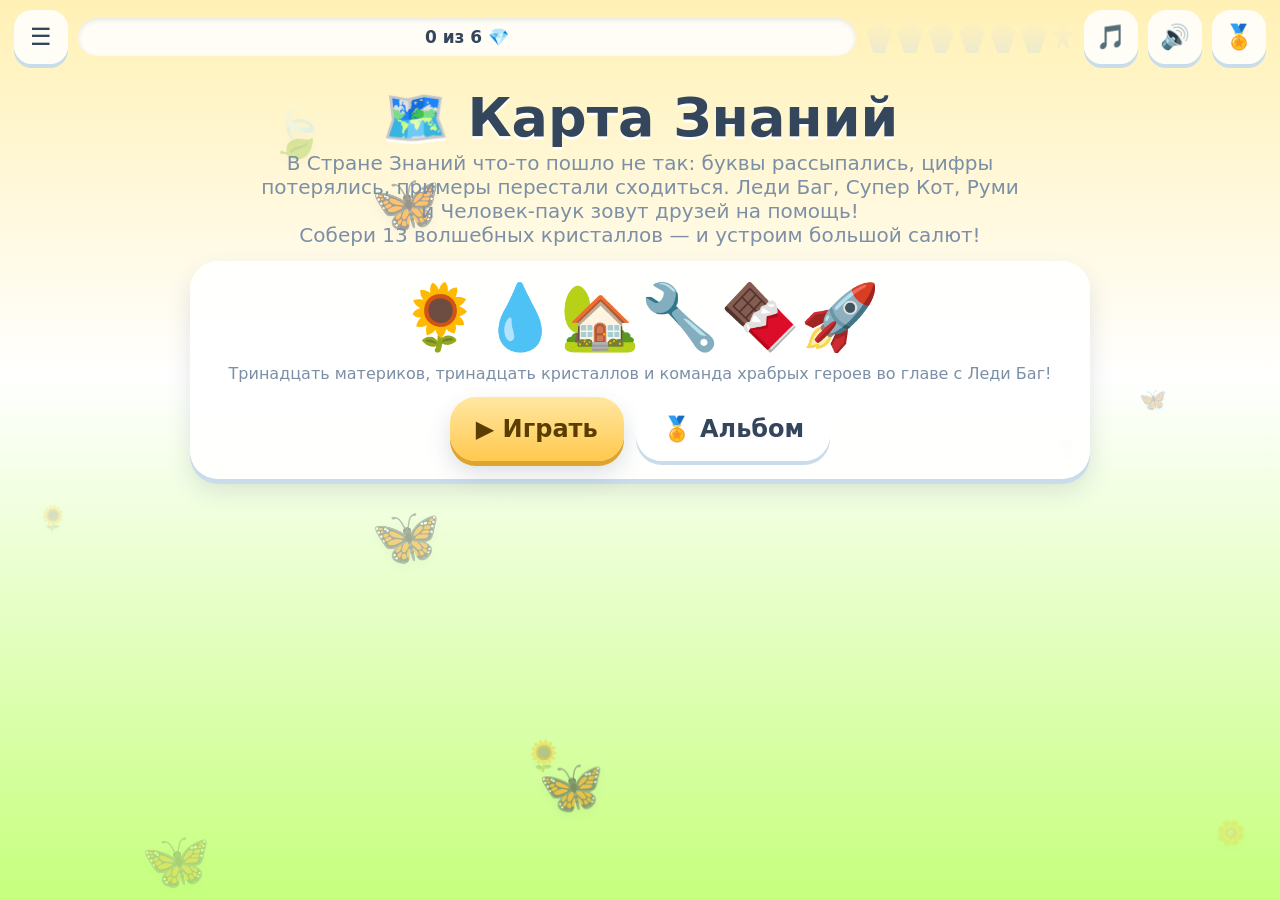
<file: deploy/index.html>
<!DOCTYPE html>
<html lang="ru">
<head>
<meta charset="utf-8" />
<meta name="viewport" content="width=device-width,initial-scale=1,viewport-fit=cover" />
<meta http-equiv="Cache-Control" content="no-cache, no-store, must-revalidate" />
<meta http-equiv="Pragma" content="no-cache" />
<meta http-equiv="Expires" content="0" />
<title>Путешествие по Карте Знаний</title>
<style>
:root{
  --ink:#33465C; --ink2:#7B8FA6; --card:#FFFFFF; --line:#DCE7F2;
  --ok:#6FCB7E; --okbg:#E8F8E7; --bad:#FF9E7A; --badbg:#FFEDE3; --gold:#FFC94D;
  --sh:0 5px 0 #C9DCEC, 0 12px 24px rgba(51,70,92,.14);
  --shp:0 5px 0 #E0A32E, 0 12px 24px rgba(51,70,92,.18);
}
*{box-sizing:border-box;-webkit-tap-highlight-color:transparent}
html,body{height:100%;margin:0;padding:0}
body{
  font-family:'Comic Sans MS','Trebuchet MS','Segoe UI',system-ui,sans-serif;
  color:var(--ink); overflow:hidden; user-select:none; background:#EAF6FF;
  -webkit-user-select:none; touch-action:manipulation;
}
#app{position:fixed;inset:0;display:flex;flex-direction:column}
#bg{position:absolute;inset:0;z-index:0;overflow:hidden;transition:background .8s ease}
.deco{position:absolute;animation:drift 16s ease-in-out infinite alternate;filter:drop-shadow(0 4px 6px rgba(0,0,0,.07));will-change:transform}
@keyframes drift{from{transform:translate(0,0) rotate(-6deg)}to{transform:translate(26px,-22px) rotate(8deg)}}

/* ---------- верхняя панель ---------- */
#topbar{position:relative;z-index:6;display:flex;align-items:center;gap:10px;padding:10px 14px}
#topbar.hide{display:none}
.ico{width:54px;height:54px;flex:0 0 54px;border:none;border-radius:18px;background:rgba(255,255,255,.85);
  font-size:24px;cursor:pointer;box-shadow:0 4px 0 #C9DCEC;color:var(--ink);line-height:1}
.ico:active{transform:translateY(3px);box-shadow:0 1px 0 #C9DCEC}
.ico.off{opacity:.45}
#progWrap{position:relative;flex:1;height:38px;min-width:80px;background:rgba(255,255,255,.85);
  border-radius:19px;overflow:hidden;box-shadow:inset 0 2px 5px rgba(51,70,92,.12)}
#progFill{height:100%;width:0%;border-radius:19px;background:linear-gradient(90deg,#A7E9A0,#6FCB7E);transition:width .5s cubic-bezier(.3,1.4,.5,1)}
#progText{position:absolute;inset:0;display:flex;align-items:center;justify-content:center;font-size:17px;font-weight:700;color:var(--ink)}
#crystals{display:flex;gap:5px;flex:0 0 auto}
.crys{width:26px;height:32px;background:linear-gradient(180deg,#FFF0BE,#C9DCEC);clip-path:polygon(50% 0,100% 32%,72% 100%,28% 100%,0 32%);
  opacity:.32;transition:.4s}
.crys.on{background:linear-gradient(180deg,#FFE9A8,#FFB01F);opacity:1;filter:drop-shadow(0 0 8px rgba(255,190,60,.9))}

/* ---------- экраны ---------- */
main{position:relative;z-index:5;flex:1;min-height:0}
.screen{position:absolute;inset:0;display:none;flex-direction:column;align-items:center;
  padding:6px 16px 18px;overflow-y:auto;overscroll-behavior:contain}
.screen.active{display:flex;animation:fadeIn .35s ease}
@keyframes fadeIn{from{opacity:0;transform:translateY(10px)}to{opacity:1;transform:none}}
h1{font-size:clamp(30px,6vw,54px);margin:6px 0 2px;text-align:center;text-shadow:0 3px 0 rgba(255,255,255,.85)}
h2{font-size:clamp(22px,4vw,34px);margin:2px 0 12px;text-align:center}
.sub{color:var(--ink2);font-size:clamp(15px,2.4vw,20px);text-align:center;margin:0 0 14px;max-width:760px}
.card{background:rgba(255,255,255,.92);border-radius:28px;padding:18px;box-shadow:var(--sh);width:100%;max-width:900px}

/* ---------- кнопки ---------- */
.btn{min-height:64px;padding:10px 26px;font-size:clamp(18px,2.6vw,24px);font-weight:700;font-family:inherit;
  border:none;border-radius:26px;background:#fff;color:var(--ink);cursor:pointer;box-shadow:var(--sh);
  display:inline-flex;align-items:center;justify-content:center;gap:10px;transition:transform .08s}
.btn:active{transform:translateY(4px);box-shadow:0 1px 0 #C9DCEC}
.btn.primary{background:linear-gradient(180deg,#FFE7A3,#FFC94D);box-shadow:var(--shp);color:#5A3E00}
.btn.ok{background:linear-gradient(180deg,#B9EFB6,#7BD98A);box-shadow:0 5px 0 #4EA85C,0 12px 22px rgba(51,70,92,.16);color:#14421C}
.btn.ghost{background:rgba(255,255,255,.72);box-shadow:0 4px 0 #C9DCEC}
.btn[disabled]{opacity:.5;pointer-events:none}
.btnRow{display:flex;flex-wrap:wrap;gap:12px;justify-content:center;margin-top:14px}

/* ---------- выбор героя ---------- */
#heroGrid{display:grid;grid-template-columns:repeat(auto-fill,minmax(126px,1fr));gap:14px;width:100%;max-width:900px}
.heroCard{background:#fff;border-radius:26px;padding:10px 8px 12px;text-align:center;cursor:pointer;
  box-shadow:0 5px 0 #C9DCEC,0 10px 20px rgba(51,70,92,.12);transition:transform .12s;border:4px solid transparent}
.heroCard:hover{transform:translateY(-4px)}
.heroCard.sel{border-color:var(--gold);transform:translateY(-4px)}
.heroFace{font-size:56px;line-height:1.1;display:block}
.heroName{font-weight:700;font-size:17px;margin-top:2px}

/* ---------- карта ---------- */
#mapWrap{width:100%;max-width:940px;position:relative;height:min(62vh,520px);margin:6px auto 0}
.isle{position:absolute;width:168px;padding:12px 8px;border-radius:26px;text-align:center;cursor:pointer;
  background:rgba(255,255,255,.94);box-shadow:0 6px 0 #C9DCEC,0 14px 26px rgba(51,70,92,.16);transition:transform .15s}
.isle.locked{opacity:.5;filter:grayscale(.7);cursor:not-allowed}
.isle.done{border:4px solid var(--ok)}
.isle .ie{font-size:42px;display:block}
.isle .in{font-weight:800;font-size:16px;margin-top:2px;line-height:1.15}
.isle .is{font-size:13px;color:var(--ink2)}
.isle .st{position:absolute;top:-12px;right:-10px;font-size:26px}
@keyframes pulse{0%,100%{transform:translateY(0)}50%{transform:translateY(-8px)}}

/* ---------- игра ---------- */
#hostRow{display:flex;align-items:flex-end;gap:10px;width:100%;max-width:900px;margin:2px auto 8px;min-height:104px}
.host{width:92px;height:92px;flex:0 0 92px;border-radius:50%;display:flex;align-items:center;justify-content:center;
  font-size:52px;background:#fff;box-shadow:0 6px 0 #C9DCEC,0 10px 20px rgba(51,70,92,.16);animation:pop .5s cubic-bezier(.3,1.6,.5,1)}
.host.small{width:72px;height:72px;flex:0 0 72px;font-size:40px}
@keyframes pop{0%{transform:scale(0) rotate(-25deg)}100%{transform:scale(1) rotate(0)}}
.bubble{position:relative;flex:1;background:#fff;border-radius:24px;padding:14px 50px 14px 18px;
  font-size:clamp(17px,2.5vw,23px);font-weight:700;line-height:1.3;box-shadow:var(--sh);min-height:76px;display:flex;align-items:center}
.bubble:after{content:'';position:absolute;left:-12px;bottom:22px;width:0;height:0;border:14px solid transparent;border-right-color:#fff;border-left:0}
#btnReplay{position:absolute;right:10px;top:50%;transform:translateY(-50%);width:44px;height:44px;border-radius:14px;
  border:none;background:#EAF6FF;font-size:22px;cursor:pointer;box-shadow:0 3px 0 #C9DCEC}
#taskArea{width:100%;max-width:900px;flex:1;display:flex;flex-direction:column;align-items:center;justify-content:center;gap:14px;padding:6px 0}
.taskTitle{font-size:clamp(20px,3vw,28px);font-weight:800;text-align:center;margin:0}
.choices{display:flex;flex-wrap:wrap;gap:14px;justify-content:center;width:100%}
.opt{min-width:110px;min-height:96px;padding:10px 20px;font-size:clamp(30px,6vw,52px);font-weight:800;font-family:inherit;
  border:none;border-radius:26px;background:#fff;color:var(--ink);cursor:pointer;box-shadow:0 6px 0 #C9DCEC,0 12px 22px rgba(51,70,92,.14);
  display:flex;align-items:center;justify-content:center;transition:transform .09s}
.opt:active{transform:translateY(4px)}
.opt.wide{min-width:180px;font-size:clamp(22px,3.4vw,30px)}
.opt.sm{min-width:88px;min-height:78px;font-size:clamp(22px,4vw,34px)}
.opt.good{background:linear-gradient(180deg,#CBF3C4,#8BDD93);box-shadow:0 6px 0 #4EA85C;color:#14421C;animation:yes .5s}
.opt.wrong{background:linear-gradient(180deg,#FFE0D2,#FFB79A);box-shadow:0 6px 0 #D9764C;opacity:.75;animation:no .45s}
.opt.hinted{animation:hintPulse 1.2s infinite}
@keyframes yes{0%{transform:scale(1)}45%{transform:scale(1.14) rotate(-3deg)}100%{transform:scale(1)}}
@keyframes no{0%,100%{transform:translateX(0)}25%{transform:translateX(-9px)}75%{transform:translateX(9px)}}
@keyframes hintPulse{0%,100%{box-shadow:0 6px 0 #C9DCEC,0 0 0 rgba(255,201,77,0)}50%{box-shadow:0 6px 0 #C9DCEC,0 0 26px rgba(255,201,77,1)}}

/* буква / число */
.bigLetter{font-size:clamp(72px,15vw,140px);font-weight:800;line-height:1;background:#fff;border-radius:36px;
  padding:8px 34px;box-shadow:var(--sh);letter-spacing:2px}
.puddle{position:relative;width:100%;max-width:640px;min-height:230px;background:radial-gradient(ellipse at center,#BFE6FF 0%,#8FD0F5 70%,rgba(143,208,245,0) 100%);
  border-radius:50%;display:flex;flex-wrap:wrap;align-items:center;justify-content:center;gap:12px;padding:24px}
.puddle .opt{animation:bob 5s ease-in-out infinite alternate}
@keyframes bob{from{transform:translateY(-7px) rotate(-3deg)}to{transform:translateY(7px) rotate(3deg)}}
.objects{display:flex;flex-wrap:wrap;gap:8px;justify-content:center;max-width:760px;font-size:clamp(30px,6vw,46px)}
.objects .obj{animation:dropIn .5s backwards}
@keyframes dropIn{from{transform:translateY(-24px) scale(.4);opacity:0}to{transform:none;opacity:1}}

/* слоги */
.drift{position:relative;width:100%;max-width:680px;height:200px;overflow:visible}
.letterFloat{position:absolute;width:96px;height:96px;border-radius:26px;background:#fff;font-size:52px;font-weight:800;
  display:flex;align-items:center;justify-content:center;box-shadow:0 6px 0 #C9DCEC,0 10px 20px rgba(51,70,92,.16);cursor:pointer}
.letterFloat.sel{background:linear-gradient(180deg,#FFE7A3,#FFC94D);box-shadow:0 6px 0 #E0A32E}
.syllResult{font-size:clamp(50px,10vw,88px);font-weight:800;letter-spacing:6px;min-height:96px;display:flex;align-items:center}

/* слова */
.slots{display:flex;flex-wrap:wrap;gap:12px;justify-content:center;min-height:104px;width:100%}
.slot{width:104px;height:96px;border-radius:22px;border:4px dashed #B8CFE2;background:rgba(255,255,255,.55);
  display:flex;align-items:center;justify-content:center;font-size:34px;color:var(--ink2)}
.pool{display:flex;flex-wrap:wrap;gap:12px;justify-content:center;margin-top:6px}
.cube{min-width:96px;height:88px;padding:0 14px;border-radius:22px;background:linear-gradient(180deg,#FFF3D4,#FFD98A);
  font-size:34px;font-weight:800;display:flex;align-items:center;justify-content:center;cursor:grab;
  box-shadow:0 6px 0 #DCA93F,0 10px 18px rgba(51,70,92,.16);touch-action:none}
.cube:active{cursor:grabbing}
.cube.ghost{position:fixed;z-index:99;pointer-events:none;opacity:.92;transform:scale(1.08) rotate(-3deg);box-shadow:0 14px 26px rgba(0,0,0,.25)}
.cube.hidden{visibility:hidden}
.placeholder{width:96px;height:88px;border-radius:22px;border:4px dashed #FFC94D;background:rgba(255,201,77,.15)}
.wordPic{font-size:clamp(56px,11vw,96px);line-height:1}

/* арифметика */
.column{font-size:clamp(38px,7vw,62px);font-weight:800;line-height:1.25;text-align:right;
  background:#fff;border-radius:26px;padding:16px 26px;box-shadow:var(--sh);font-variant-numeric:tabular-nums}
.column .op{color:#FF9E7A}
.column .line{border-top:5px solid var(--ink);margin-top:4px;padding-top:4px}
.column .q{color:var(--ink2)}
.blocks{display:flex;flex-wrap:wrap;gap:6px;justify-content:center;max-width:760px}
.ten{display:flex;gap:3px;padding:3px;background:#DCEBFF;border-radius:8px}
.ten i{width:12px;height:34px;background:#7FB0F0;border-radius:3px;display:block}
.ten.gone i{background:#FFCDB8}
.unit{width:30px;height:30px;border-radius:50%;background:#FFD98A;display:flex;align-items:center;justify-content:center;font-size:13px;font-weight:800;color:#7A5A00}
.unit.gone{background:#FFCDB8;color:#A6553A}
.grid{display:grid;gap:8px;justify-content:center;font-size:clamp(24px,4.4vw,38px)}
.grid .cell{width:1.4em;height:1.4em;display:flex;align-items:center;justify-content:center;background:#fff;border-radius:12px;box-shadow:0 3px 0 #C9DCEC}
.grid .cell.in{background:linear-gradient(180deg,#FFF0BE,#FFD98A)}
.board{background:rgba(255,255,255,.9);border-radius:26px;padding:14px;box-shadow:var(--sh)}

/* подвал игры */
#gameFoot{display:flex;gap:12px;justify-content:center;margin-top:8px;padding-bottom:10px;flex-wrap:wrap}

/* эффекты */
#fx{position:fixed;inset:0;pointer-events:none;z-index:50}
.spark{position:absolute;font-size:30px;animation:sparkFly 1s ease-out forwards}
@keyframes sparkFly{0%{transform:translate(0,0) scale(.4);opacity:1}100%{transform:translate(var(--dx),var(--dy)) scale(1.4);opacity:0}}
.toast{position:fixed;left:50%;top:22%;transform:translateX(-50%);z-index:60;font-size:clamp(24px,4.6vw,40px);font-weight:800;
  padding:14px 30px;border-radius:26px;background:rgba(255,255,255,.96);box-shadow:var(--sh);animation:toastPop 1.4s forwards;pointer-events:none}
@keyframes toastPop{0%{transform:translateX(-50%) scale(.5);opacity:0}18%{transform:translateX(-50%) scale(1.05);opacity:1}
  75%{transform:translateX(-50%) scale(1);opacity:1}100%{transform:translateX(-50%) scale(.9);opacity:0}}
#fw{position:fixed;inset:0;z-index:40;pointer-events:none;display:none}

/* награда / альбом */
.crystalBig{font-size:clamp(70px,14vw,120px);animation:spinIn 1.2s cubic-bezier(.2,1.5,.4,1)}
@keyframes spinIn{0%{transform:scale(0) rotate(-180deg)}100%{transform:scale(1) rotate(0)}}
.stickerCard{width:150px;padding:12px;background:#fff;border-radius:24px;text-align:center;box-shadow:var(--sh)}
.stickerCard .se{font-size:58px}
.stickerCard.locked{filter:grayscale(1);opacity:.45}
#albumGrid{display:grid;grid-template-columns:repeat(auto-fill,minmax(150px,1fr));gap:16px;width:100%;max-width:900px}
.teamRow{display:flex;flex-wrap:wrap;gap:10px;justify-content:center}
.teamChip{width:74px;height:74px;border-radius:50%;background:#fff;font-size:38px;display:flex;align-items:center;justify-content:center;
  box-shadow:0 4px 0 #C9DCEC;animation:pop .6s backwards}
#menu{position:fixed;inset:0;z-index:70;background:rgba(51,70,92,.45);display:none;align-items:center;justify-content:center;padding:20px}
#menu.active{display:flex}
#menu .card{max-width:420px}
.mrow{display:flex;align-items:center;justify-content:space-between;gap:12px;padding:10px 0;border-bottom:2px dashed var(--line);font-size:19px;font-weight:700}
.mrow:last-child{border:none}
.toggle{width:72px;height:40px;border-radius:20px;border:none;background:#C9DCEC;position:relative;cursor:pointer;flex:0 0 72px}
.toggle:after{content:'';position:absolute;top:4px;left:4px;width:32px;height:32px;border-radius:50%;background:#fff;transition:.25s}
.toggle.on{background:var(--ok)}
.toggle.on:after{left:36px}
.stat{color:var(--ink2);font-size:16px;text-align:center;margin-top:8px}
</style>
<style id="style2">
/* ---------- нарисованные персонажи ---------- */
.host{padding:0;overflow:hidden}
.host svg{width:100%;height:100%;display:block}
.heroFace{display:block;height:82px}
.heroFace svg{width:82px;height:82px;display:block;margin:0 auto}
.teamChip{padding:0;overflow:hidden}
.teamChip svg{width:100%;height:100%;display:block}
.teamChip.small{width:48px;height:48px;flex:0 0 48px;box-shadow:0 3px 0 #C9DCEC}
.badge{width:120px;height:120px;display:block;margin:0 auto}
.wc{display:inline-block;width:66px;height:88px}
.wc svg{width:100%;height:100%;overflow:visible}
.walker{overflow:visible}
.legA,.legB{transform-box:fill-box;transform-origin:50% 0}
.walking .legA{animation:stepA .5s infinite ease-in-out}
.walking .legB{animation:stepB .5s infinite ease-in-out}
@keyframes stepA{0%,100%{transform:rotate(-18deg)}50%{transform:rotate(18deg)}}
@keyframes stepB{0%,100%{transform:rotate(18deg)}50%{transform:rotate(-18deg)}}
.prop{transform-box:fill-box;transform-origin:50% 50%;animation:spin 1.3s linear infinite}
@keyframes spin{to{transform:rotate(360deg)}}

/* ---------- карта ---------- */
#mapWrap{width:100%;max-width:1000px;height:min(62vh,580px);min-height:320px;position:relative;margin:2px auto 0;flex:0 0 auto}
#world{width:100%;height:100%;display:block;border-radius:30px;box-shadow:0 8px 0 rgba(0,0,0,.06)}
#waves{animation:waveGlow 7s ease-in-out infinite alternate}
@keyframes waveGlow{from{opacity:.35}to{opacity:.7}}
.isle{position:static;width:auto;padding:0;border-radius:0;background:none;box-shadow:none;cursor:pointer}
.isle.locked{opacity:.6}
.islName{font-size:19px;font-weight:800;fill:#33465C;font-family:inherit}
.islSub{font-size:14px;font-weight:700;fill:#6B7F94;font-family:inherit}
.isle.locked .islName{fill:#8A97A6}
.isle.done .islName{fill:#2E7D32}
.isle.cur .isleBody{filter:drop-shadow(0 0 12px rgba(255,190,60,.95))}
/* оживляем только внутреннюю группу: у .isle сам transform="translate()" — его нельзя перебивать,
   иначе материк уезжает в левый верхний угол */
.islInner{transform-box:fill-box;transform-origin:50% 50%;transition:transform .18s ease-out}
.isle.cur .islInner{animation:breath 2.2s ease-in-out infinite}
.isle:not(.locked):hover .islInner{transform:scale(1.04)}
@keyframes breath{0%,100%{transform:scale(1)}50%{transform:scale(1.03)}}
.pulse{animation:pulseRing 1.9s ease-out infinite;transform-box:fill-box;transform-origin:50% 50%}
@keyframes pulseRing{0%{transform:scale(1);opacity:.85}100%{transform:scale(1.14);opacity:0}}
#guestG{opacity:0;transition:opacity .4s}
#guestG.show{opacity:1}
#mapBubble{position:absolute;z-index:9;min-width:170px;max-width:250px;background:#fff;border-radius:22px;
  padding:12px 16px;box-shadow:0 6px 0 #C9DCEC,0 12px 24px rgba(51,70,92,.2);pointer-events:none;
  opacity:0;transform:translateY(12px) scale(.9);transition:.3s cubic-bezier(.2,1.4,.5,1)}
#mapBubble.show{opacity:1;transform:none}
#mapBubble .gbName{display:block;font-weight:800;font-size:16px;color:#33465C}
#mapBubble .gbText{display:block;font-size:15px;color:#5A6B7D;margin-top:2px;line-height:1.25}
#mapBubble:after{content:'';position:absolute;left:26px;bottom:-11px;width:0;height:0;border:12px solid transparent;border-top-color:#fff;border-bottom:0}

/* ---------- встреча внутри этапа ---------- */
.guestBox{position:fixed;left:0;bottom:26px;z-index:55;display:flex;align-items:flex-end;gap:10px;
  transform:translateX(-130%);transition:transform .55s cubic-bezier(.2,1.3,.4,1);pointer-events:none}
.guestBox.show{transform:translateX(14px)}
.gbFig{width:96px;height:126px}
.gbFig svg{width:100%;height:100%;overflow:visible}
.gbSay{background:#fff;border-radius:22px;padding:12px 18px;max-width:58vw;
  box-shadow:0 6px 0 #C9DCEC,0 12px 24px rgba(51,70,92,.2)}
.gbSay b{display:block;font-size:17px;color:#33465C}
.gbSay span{display:block;font-size:15px;color:#5A6B7D;line-height:1.25}

/* ---------- задания ---------- */
.lbox{display:flex;flex-direction:column;align-items:center;gap:14px;width:100%}
.wordName{font-size:clamp(22px,3.6vw,32px);font-weight:800;letter-spacing:2px;text-align:center}
.sign{font-size:clamp(30px,5vw,46px);font-weight:800;color:#FF9E7A;margin:0 8px}
.bossFig{width:150px;height:198px}
.bossFig svg{width:100%;height:100%;overflow:visible}
.bossName{font-size:clamp(22px,4vw,34px);font-weight:800;color:#B4532A;text-align:center}
.bossSay{font-size:clamp(15px,2.4vw,20px);text-align:center;max-width:640px;color:#5A6B7D;margin:0}
.crystalRow{font-size:44px;letter-spacing:6px}
#scr-final .wordPic{font-size:clamp(60px,12vw,96px)}
.crys.bonus{width:22px;clip-path:polygon(50% 0,61% 35%,98% 35%,68% 57%,79% 91%,50% 70%,21% 91%,32% 57%,2% 35%,39% 35%);opacity:.28}
.crys.bonus.on{opacity:1;filter:drop-shadow(0 0 8px rgba(255,190,60,.9))}
.screen{padding-bottom:24px}
@media (max-width:640px){
  #mapWrap{height:min(52vh,420px)}
  .islName{font-size:22px}
  .islSub{font-size:16px}
}
/* ---- v3.0 мобильная вёрстка: ничего не должно уезжать за край экрана ---- */
@media (max-width:520px){
  /* плавающие буквы (слоги) — меньше и с меньшей амплитудой дрейфа */
  .drift{height:180px}
  .letterFloat{width:72px;height:72px;font-size:38px;border-radius:20px}
  /* кнопки вариантов: гарантированно влезают по 3 в ряд */
  .choices{gap:10px}
  .opt{min-width:84px;min-height:76px;padding:8px 12px}
  .opt.sm{min-width:70px;min-height:66px}
  .opt.wide{min-width:132px}
  .syllResult{font-size:clamp(38px,9vw,60px);min-height:64px;letter-spacing:3px}
  .bigLetter{font-size:clamp(56px,17vw,110px);padding:6px 20px}
  .slot{width:76px;height:72px;font-size:26px}
  .objects{gap:6px}
}
/* узкие экраны: страховка от горизонтального переполнения */
#taskArea,.lbox,.choices,.puddle,.objects,.drift,.slots,.pool{max-width:100%;box-sizing:border-box}
.opt,.slot,.letterFloat{box-sizing:border-box}
</style>
</head>
<body>
<div id="app">
  <div id="bg"></div>

  <header id="topbar">
    <button class="ico" id="btnMenu" title="Меню">☰</button>
    <div id="progWrap"><div id="progFill"></div><span id="progText"></span></div>
    <div id="crystals"></div>
    <button class="ico" id="btnMusic" title="Музыка">🎵</button>
    <button class="ico" id="btnVoice" title="Озвучка">🔊</button>
    <button class="ico" id="btnAlbum" title="Альбом">🏅</button>
  </header>

  <main>
    <!-- ТИТУЛ -->
    <section id="scr-title" class="screen active">
      <h1>🗺️ Карта Знаний</h1>
      <p class="sub">В Стране Знаний что-то пошло не так: буквы рассыпались, цифры потерялись, примеры перестали сходиться. Леди Баг, Супер Кот, Руми и Человек-паук зовут друзей на помощь!<br>
        Собери 13 волшебных кристаллов — и устроим большой салют!</p>
      <div class="card" style="text-align:center">
        <div style="font-size:64px;line-height:1.2">🌻💧🏡🔧🍫🚀</div>
        <div id="titleStats" class="stat"></div>
        <div class="btnRow">
          <button class="btn primary" id="btnPlay">▶ Играть</button>
          <button class="btn ghost" id="btnAlbum2">🏅 Альбом</button>
        </div>
      </div>
    </section>

    <!-- ВЫБОР ГЕРОЯ -->
    <section id="scr-hero" class="screen">
      <h1>Кто отправляется в поход?</h1>
      <p class="sub">Выбери героя. По дороге к тебе присоединятся и другие!</p>
      <div id="heroGrid"></div>
      <div class="btnRow">
        <button class="btn ok" id="btnStart">Вперёд! 🚀</button>
        <button class="btn ghost" id="btnBack1">← Назад</button>
      </div>
    </section>

    <!-- КАРТА -->
    <section id="scr-map" class="screen">
      <h1 style="font-size:clamp(24px,4.4vw,38px)">Карта Знаний</h1>
      <div id="mapWrap"></div>
      <p class="sub" id="mapHint"></p>
      <div class="btnRow"><button class="btn ghost" id="btnResetTeam">👥 Моя команда</button></div>
    </section>

    <!-- ИГРА -->
    <section id="scr-game" class="screen">
      <div id="hostRow">
        <div id="hostA" class="host"></div>
        <div id="bubble" class="bubble"><span id="bubbleText"></span>
          <button id="btnReplay" title="Повторить">🔊</button></div>
        <div id="hostB" class="host small"></div>
      </div>
      <div id="taskArea"></div>
      <div id="gameFoot">
        <button class="btn ghost" id="btnHint">💡 Подсказка</button>
        <button class="btn ghost" id="btnMap">🗺️ Карта</button>
      </div>
    </section>

    <!-- НАГРАДА -->
    <section id="scr-reward" class="screen">
      <h1 id="rwTitle"></h1>
      <div class="crystalBig">💎</div>
      <h2 id="rwSub"></h2>
      <div class="card" style="max-width:560px;text-align:center">
        <div id="rwSticker"></div>
        <div id="rwTeam"></div>
      </div>
      <div class="btnRow">
        <button class="btn primary" id="btnNext">Дальше →</button>
        <button class="btn ghost" id="btnMap2">🗺️ Карта</button>
      </div>
    </section>

    <!-- ФИНАЛ -->
    <section id="scr-final" class="screen">
      <h1>🎭 Большой театр</h1>
      <div id="finalBody" class="card" style="text-align:center"></div>
      <div class="btnRow">
        <button class="btn primary" id="btnFire">🎆 Запустить салют!</button>
        <button class="btn ghost" id="btnMap3">🗺️ Карта</button>
      </div>
    </section>

    <!-- АЛЬБОМ -->
    <section id="scr-album" class="screen">
      <h1>🏅 Мой альбом</h1>
      <p class="sub">Наклейки дают за каждый пройденный материк.</p>
      <div id="albumGrid"></div>
      <div class="btnRow"><button class="btn primary" id="btnBackAlbum">← Назад</button></div>
    </section>
  </main>
</div>

<div id="menu">
  <div class="card">
    <h2 style="margin-top:0">Меню</h2>
    <div class="mrow"><span>🎵 Музыка</span><button class="toggle on" id="tgMusic"></button></div>
    <div class="mrow"><span>🔊 Озвучка</span><button class="toggle on" id="tgVoice"></button></div>
    <div class="mrow"><span>✨ Звуки</span><button class="toggle on" id="tgSfx"></button></div>
    <div class="btnRow">
      <button class="btn ghost" id="btnCloseMenu">Закрыть</button>
      <button class="btn" id="btnReset" style="color:#B04A2A">Сбросить прогресс</button>
    </div>
    <div class="stat" id="menuStats"></div>
  </div>
</div>

<div id="fx"></div>
<canvas id="fw"></canvas>

<script>
/* =========================================================
   A1. МЕЛКИЕ УТИЛИТЫ
   ========================================================= */
const $ = s => document.querySelector(s);
const $$ = s => Array.prototype.slice.call(document.querySelectorAll(s));
const rnd = n => Math.floor(Math.random()*n);
const pick = a => a[rnd(a.length)];
function shuffle(a){ a=a.slice(); for(let i=a.length-1;i>0;i--){ const j=rnd(i+1); const t=a[i]; a[i]=a[j]; a[j]=t; } return a; }
function uniqPick(arr,n){ return shuffle(arr).slice(0,n); }
function el(tag,cls,txt){ const e=document.createElement(tag); if(cls)e.className=cls; if(txt!=null)e.textContent=txt; return e; }
const clamp = (v,a,b) => v<a?a:(v>b?b:v);

/* =========================================================
   antiOverlap — разносит абсолютно позиционированные
   «плавающие» поля внутри контейнера так, чтобы они не
   пересекались и не вылезали за края экрана.
   Используется во всех задачах, где элементы летают
   (слоги-обнимашки и т.п.). Работает в px, измеряет
   реальные размеры после вставки в DOM, отталкивает
   друг от друга итеративно + страхует границы.
   ========================================================= */
function antiOverlap(container){
  if(!container) return;
  const els = Array.prototype.slice.call(container.querySelectorAll('.letterFloat, .floatTile'));
  if(els.length<2) return;
  const cw = container.clientWidth || container.getBoundingClientRect().width;
  const ch = container.clientHeight || 0;
  // базовый размер одной плитки (для страховки, если замер не удался)
  let base = 96;
  els.forEach(e=>{ const r=e.getBoundingClientRect(); if(r.width>base) base=r.width; });
  // координаты в системе контейнера (px от левого/верхнего края).
  // Уникальный стартовый разброс по сетке — чтобы две одинаковые плитки
  // (например, две «О» в слоге ТО) не лежали в одной точке и не слипались.
  let P = els.map((e,idx)=>{
    const cr=e.getBoundingClientRect(), pr=container.getBoundingClientRect();
    let w=cr.width||base, h=cr.height||base;
    const cols = Math.max(1, Math.floor((cw||680)/(w+8)));
    const gx = (idx%cols)*(w+8) + 4;
    const gy = ((idx/cols|0)%4)*(h+8) + 4;
    let x = clamp(gx, 2, Math.max(2,(cw||680)-w-2));
    let y = clamp(gy, 2, Math.max(2,(ch||200)-h-2));
    return {e,x,y,w,h};
  });
  const pad = 6;
  // 1) жёсткое отталкивание пересечений (коэффициент 1 — сдвиг ровно на
  //    величину перекрытия, повторяем, пока всё не разойдётся).
  //    После каждой пары прижимаем плитки обратно внутрь контейнера,
  //    чтобы они не упирались в стену и не «залипали» в углу.
  for(let it=0; it<400; it++){
    let moved=false;
    for(let i=0;i<P.length;i++){
      for(let j=i+1;j<P.length;j++){
        const a=P[i], b=P[j];
        const ox=(a.w+pad+b.w)/2 - Math.abs(a.x+ a.w/2 - (b.x+b.w/2));
        const oy=(a.h+pad+b.h)/2 - Math.abs(a.y+ a.h/2 - (b.y+b.h/2));
        if(ox>0 && oy>0){
          if(ox<=oy){
            const s=(a.x+a.w/2)<=(b.x+b.w/2)?-1:1;
            a.x+=s*ox; b.x-=s*ox;
          } else {
            const s=(a.y+a.h/2)<=(b.y+b.h/2)?-1:1;
            a.y+=s*oy; b.y-=s*oy;
          }
          // не даём вылететь за стену — прижимаем внутрь сразу
          const maxX=Math.max(2,(cw||680)-a.w-2), maxY=Math.max(2,(ch||200)-a.h-2);
          a.x=clamp(a.x,2,maxX); a.y=clamp(a.y,2,maxY);
          const maxX2=Math.max(2,(cw||680)-b.w-2), maxY2=Math.max(2,(ch||200)-b.h-2);
          b.x=clamp(b.x,2,maxX2); b.y=clamp(b.y,2,maxY2);
          moved=true;
        }
      }
    }
    if(!moved) break;
  }
  // 2) страховка границ (чтобы ничего не уплыло за экран)
  P.forEach(p=>{
    const maxX = Math.max(0, cw - p.w), maxY = Math.max(0, (container.clientHeight||p.h) - p.h);
    p.x = clamp(p.x, 2, maxX-2);
    p.y = clamp(p.y, 2, maxY-2);
  });
  P.forEach(p=>{ p.e.style.left=p.x+'px'; p.e.style.top=p.y+'px'; });
}
/* вставляет готовую строку с <svg>...</svg> в HTML-элемент, чтобы namespace сохранился */
function elSVG(parent, svgStr){
  const wrap=document.createElement('div');
  wrap.innerHTML=svgStr;                 // SVG-парсер HTML-разметчика подхватит xmlns
  while(wrap.firstChild) parent.appendChild(wrap.firstChild);
  return parent;
}
function numWord(n,forms){ const a=Math.abs(n)%100, b=a%10; if(a>10&&a<20) return forms[2]; if(b>1&&b<5) return forms[1]; if(b===1) return forms[0]; return forms[2]; }

/* =========================================================
   A2. СОХРАНЕНИЕ (localStorage)
   ========================================================= */
const SAVE_KEY='znaniya_map_v1';
const defSave = () => ({hero:null,team:[],stage:1,crystals:[],stickers:[],solved:0,mistakes:0,plan:{},prog:{},
                        settings:{music:true,voice:true,sfx:true},finished:false});
function loadSave(){ try{ const r=JSON.parse(localStorage.getItem(SAVE_KEY)); return r?Object.assign(defSave(),r):defSave(); }catch(e){ return defSave(); } }
let S = loadSave();
function save(){ try{ localStorage.setItem(SAVE_KEY, JSON.stringify(S)); }catch(e){} }

/* =========================================================
   A3. ЗВУК: Web Audio API (музыка + эффекты)
   ========================================================= */
const A = {
  ctx:null, master:null, mus:null, sfxg:null, filt:null,
  playing:false, timer:null, step:0, nextTime:0,
  BPM:84, PROG:[[48,55,60],[45,52,57],[41,48,53],[43,50,55]],
  MEL:[60,62,64,67,69,72,74,76], pattern:[], melIdx:3,

  ensure(){
    if(this.ctx) return true;
    const AC = window.AudioContext||window.webkitAudioContext;
    if(!AC) return false;
    this.ctx = new AC();
    this.master = this.ctx.createGain(); this.master.gain.value = 0.85;
    this.master.connect(this.ctx.destination);
    this.mus = this.ctx.createGain(); this.mus.gain.value = 0;
    this.filt = this.ctx.createBiquadFilter(); this.filt.type='lowpass'; this.filt.frequency.value=2600;
    this.mus.connect(this.filt); this.filt.connect(this.master);
    this.sfxg = this.ctx.createGain(); this.sfxg.gain.value = 0.9; this.sfxg.connect(this.master);
    return true;
  },
  mtof(m){ return 440*Math.pow(2,(m-69)/12); },

  /* --- одна нота --- */
  tone(freq,t,dur,type,vol,dest,slideTo){
    if(!this.ctx) return;
    const o=this.ctx.createOscillator(), g=this.ctx.createGain();
    o.type=type||'sine'; o.frequency.setValueAtTime(freq,t);
    if(slideTo) o.frequency.exponentialRampToValueAtTime(Math.max(30,slideTo), t+dur);
    g.gain.setValueAtTime(0.0001,t);
    g.gain.exponentialRampToValueAtTime(vol||0.15, t+Math.min(0.04,dur*0.3));
    g.gain.exponentialRampToValueAtTime(0.0001, t+dur);
    o.connect(g); g.connect(dest||this.sfxg); o.start(t); o.stop(t+dur+0.05);
  },

  /* --- фоновая музыка: 4 такта, лёгкий чилл --- */
  genPattern(){
    const p=[]; let i=this.melIdx;
    for(let s=0;s<32;s++){
      if(Math.random()<0.34) { p.push(0); continue; }
      i += (rnd(3)-1);
      if(i<0) i=1; if(i>this.MEL.length-1) i=this.MEL.length-2;
      p.push(this.MEL[i]);
    }
    this.melIdx=i; this.pattern=p;
  },
  startMusic(){
    if(!this.ensure()||!S.settings.music) return;
    if(this.ctx.state==='suspended') this.ctx.resume();
    if(this.playing) return;
    this.playing=true; this.step=0; this.nextTime=this.ctx.currentTime+0.15;
    this.mus.gain.cancelScheduledValues(this.ctx.currentTime);
    this.mus.gain.setValueAtTime(this.mus.gain.value,this.ctx.currentTime);
    this.mus.gain.linearRampToValueAtTime(0.16,this.ctx.currentTime+2.5);
    this.timer=setInterval(()=>this.sched(),90);
  },
  stopMusic(){
    if(!this.ctx) return;
    this.playing=false; clearInterval(this.timer); this.timer=null;
    this.mus.gain.cancelScheduledValues(this.ctx.currentTime);
    this.mus.gain.setValueAtTime(this.mus.gain.value,this.ctx.currentTime);
    this.mus.gain.linearRampToValueAtTime(0,this.ctx.currentTime+0.6);
  },
  sched(){
    if(!this.playing) return;
    const dur = 60/this.BPM/2;                       // восьмая
    while(this.nextTime < this.ctx.currentTime + 0.45){
      this.playStep(this.step, this.nextTime, dur);
      this.nextTime += dur;
      this.step = (this.step+1) % 32;
      if(this.step===0) this.genPattern();
    }
  },
  playStep(s,t,dur){
    if(s===0) this.genPattern();
    const bar = Math.floor(s/8);
    if(s%8===0){                                     // аккорд-пэд + бас
      const ch=this.PROG[bar];
      ch.forEach(m=>this.tone(this.mtof(m+12),t,dur*8,'sine',0.035,this.mus));
      this.tone(this.mtof(ch[0]-12),t,dur*4,'triangle',0.09,this.mus);
    }
    if(s%8===4) this.tone(this.mtof(this.PROG[bar][0]-12),t,dur*3,'triangle',0.055,this.mus);
    const n=this.pattern[s];
    if(n){
      this.tone(this.mtof(n),t,dur*1.7,'triangle',0.075,this.mus);
      this.tone(this.mtof(n+12),t+0.03,dur*1.1,'sine',0.022,this.mus);
    }
    if(s%4===2) this.tone(this.mtof(this.PROG[bar][1]+12),t,dur*0.7,'sine',0.03,this.mus);
  },

  /* --- звуковые эффекты --- */
  sfx(kind){
    if(!this.ensure()||!S.settings.sfx) return;
    const t=this.ctx.currentTime+0.01;
    if(kind==='click'){ this.tone(680,t,0.07,'triangle',0.13); }
    else if(kind==='correct'){ [72,76,79,84].forEach((m,i)=>this.tone(this.mtof(m),t+i*0.07,0.28,'triangle',0.16)); }
    else if(kind==='wrong'){ this.tone(300,t,0.34,'sine',0.16,null,110); this.tone(150,t+0.02,0.3,'triangle',0.07,null,70); }
    else if(kind==='crystal'){ [84,88,91,96].forEach((m,i)=>this.tone(this.mtof(m),t+i*0.09,0.9,'triangle',0.15));
                               this.tone(this.mtof(96),t+0.4,1.2,'sine',0.09); }
    else if(kind==='win'){ [67,72,76,79,84].forEach((m,i)=>this.tone(this.mtof(m),t+i*0.13,0.5,'triangle',0.17)); }
    else if(kind==='pop'){ this.tone(520,t,0.09,'sine',0.12,null,880); }
  }
};

/* =========================================================
   A4. РЕЧЬ (SpeechSynthesis)
   ========================================================= */
const TTS = {
  voice:null,
  init(){
    if(!('speechSynthesis' in window)) return;
    const set = ()=>{
      const vs = speechSynthesis.getVoices()||[];
      this.voice = vs.find(v=>/^ru(-|_)?RU/i.test(v.lang)) || vs.find(v=>/Russian|Milena|Yuri/i.test(v.name)) || null;
    };
    set(); speechSynthesis.onvoiceschanged = set;
  },
  say(text, rate, pitch, onend){
    if(!S.settings.voice || !('speechSynthesis' in window) || !text){ if(onend) try{onend();}catch(e){} return; }
    try{
      speechSynthesis.cancel();
      const u = new SpeechSynthesisUtterance(String(text));
      u.lang='ru-RU'; if(this.voice) u.voice=this.voice;
      u.rate = rate||1.0; u.pitch = pitch||1.1; u.volume=0.98;
      if(onend){ u.onend=onend; u.onerror=onend; }
      speechSynthesis.speak(u);
    }catch(e){ if(onend) try{onend();}catch(e2){} }
  },
  stop(){ try{ if('speechSynthesis' in window) speechSynthesis.cancel(); }catch(e){} }
};

/* =========================================================
   A5. ПЕРСОНАЖИ
   ========================================================= */
const CHARS = {
  masha:{n:'Маша',r:1.15,p:1.35,hi:['Привет! Я Маша! Давай учиться!','Ого, сколько всего интересного!','Я уже всё умею, а ты?'],
    art:{t:'kid',c:'#FFDCC0',c2:'#E0A97A',h:'#E8B24A',ac:'bow',e:'big',m:'grin',cloth:'#F58FAE',legs:'#C9557A'}},
  medved:{n:'Медведь',r:0.85,p:0.80,hi:['Здравствуй! Я Миша-Медведь.','Ну-ка, покажи, что умеешь!','Спокойно, тут ничего страшного.'],
    art:{t:'bear',c:'#C98B54',c2:'#A96C3C',nose:'button',e:'dot',m:'smile',cloth:'#C98B54',legs:'#A96C3C'}},
  fyodor:{n:'Дядя Фёдор',r:1.0,p:1.15,hi:['Привет! Я дядя Фёдор.','Давай вместе разберёмся!','Интересно, а ты справишься?'],
    art:{t:'kid',c:'#FFDCC0',c2:'#E0A97A',h:'#C88B4A',ac:'ushanka',e:'dot',m:'smile',cloth:'#7FB3D9',legs:'#4A5A6A'}},
  matroskin:{n:'Кот Матроскин',r:0.95,p:1.10,hi:['Мяу! Я кот Матроскин.','Хозяйство любит счёт!','Ну-ка, посчитаем?'],
    art:{t:'cat',c:'#E8A85C',c2:'#C9893F',nose:'dot',ac:'whiskers',e:'dot',m:'smile',cloth:'#9BD3A0',legs:'#C9893F'}},
  sharik:{n:'Пёс Шарик',r:1.05,p:1.0,hi:['Гав! Я Шарик!','Давай, у тебя получится!','Я всё сфотографирую!'],
    art:{t:'dog',c:'#D9B382',c2:'#B98F5F',nose:'button',e:'big',m:'grin',cloth:'#C6B6E8',legs:'#B98F5F'}},
  pechkin:{n:'Почтальон Печкин',r:0.90,p:0.90,hi:['Я Печкин. Посылку выдам только за задание!','Документик покажи! Шучу, считай.','Без правильного ответа ничего не отдам.'],
    art:{t:'man',c:'#FFDCC0',c2:'#D8A98A',h:'#C9C4BC',ac:'cap',beard:1,e:'glasses',m:'flat',cloth:'#6FA8A0',legs:'#4A5A6A'}},
  luntik:{n:'Лунтик',r:1.10,p:1.40,hi:['Привет! Я Лунтик!','Давай играть, это так весело!','Я с луны, там тоже считают!'],
    art:{t:'luntik',c:'#B9A6F0',c2:'#DED4FF',e:'big',m:'smile',cloth:'#B9A6F0',legs:'#8E78D8'}},
  kuzya:{n:'Кузя',r:1.15,p:1.45,hi:['Я Кузя-кузнечик!','Прыгай вместе со мной!','Скок-скок, и буква готова!'],
    art:{t:'bug',c:'#8FD86A',c2:'#6BB84A',ac:'antenna',e:'big',m:'grin',cloth:'#8FD86A',legs:'#5E9E3E'}},
  pupsen:{n:'Пупсень',r:0.95,p:1.05,hi:['А я Пупсень!','Мы тут всё запутали, извини!','Попробуй собрать, если сможешь!'],
    art:{t:'caterpillar',c:'#F2C14E',c2:'#D8A02E',ac:'antenna',e:'dot',m:'grin',cloth:'#F2C14E',legs:'#B8862E'}},
  simka:{n:'Симка',r:1.10,p:1.35,hi:['Привет! Я Симка-фиксик!','Фиксики знают, как всё устроено!','Чинить числа — моя работа!'],
    art:{t:'robot',c:'#F5A0B8',c2:'#D97A94',ac:'antenna',e:'goggles',m:'smile',cloth:'#F5A0B8',legs:'#B85C78'}},
  nolik:{n:'Нолик',r:1.12,p:1.42,hi:['Я Нолик! Люблю цифры!','Ноль — тоже число, между прочим!','Давай посчитаем по-фиксиковски!'],
    art:{t:'robot',c:'#8FC7EE',c2:'#5FA3D0',ac:'antenna',e:'goggles',m:'grin',cloth:'#8FC7EE',legs:'#4A86B8'}},
  papus:{n:'Папус',r:0.85,p:0.85,hi:['Я Папус, главный фиксик.','Без порядка техника не работает.','Проверим твои знания.'],
    art:{t:'robot',c:'#C9CFD8',c2:'#98A2AE',ac:'antenna',beard:1,e:'goggles',m:'flat',cloth:'#C9CFD8',legs:'#7A848F'}},
  masya:{n:'Мася',r:1.05,p:1.30,hi:['Я Мася!','Всё будет чики-чики!','Давай быстрее, не терпится!'],
    art:{t:'robot',c:'#FFD86A',c2:'#E0B02E',ac:'antenna',e:'goggles',m:'grin',cloth:'#FFD86A',legs:'#C9922E'}},
  kolobok:{n:'Колобок',r:1.10,p:1.25,hi:['Я Колобок, я от бабушки ушёл!','Покатились учиться!','Я круглый, как буква О!'],
    art:{t:'bread',c:'#F2C572',c2:'#D8A44E',e:'dot',m:'smile',cloth:'#F2C572',legs:'#C9922E'}},
  zayac:{n:'Заяц',r:1.15,p:1.40,hi:['Я Зайка! Считать умею быстро!','Прыг-скок, и пример готов!','Не бойся, я помогу!'],
    art:{t:'bunny',c:'#EFE7DC',c2:'#D8CFC2',nose:'dot',e:'big',m:'smile',cloth:'#EFE7DC',legs:'#C9C0B2'}},
  volk:{n:'Волк',r:0.90,p:0.85,hi:['Ну что, посчитаем?','Я тоже учился в лесной школе.','Только не торопись.'],
    art:{t:'wolf',c:'#98A5B8',c2:'#76839A',nose:'snout',e:'dot',m:'grin',cloth:'#98A5B8',legs:'#6E7C92'}},
  lisa:{n:'Лиса Патрикеевна',r:1.0,p:1.20,hi:['Я Лиса, я спрятала все буквы!','Найдёшь — отдам!','Хитрая загадка, правда?'],
    art:{t:'fox',c:'#F09A4B',c2:'#C9732E',nose:'snout',e:'dot',m:'smile',cloth:'#F09A4B',legs:'#C9732E'}},
  vinni:{n:'Винни-Пух',r:0.85,p:0.95,hi:['Я Винни-Пух, люблю мёд и горшочки!','Считать горшочки — моё любимое!','Ой, кажется, я всё перепутал!'],
    art:{t:'bear',c:'#E8A94B',c2:'#C98B32',nose:'button',e:'dot',m:'smile',cloth:'#E8A94B',legs:'#C98B32'}},
  pyatachok:{n:'Пятачок',r:1.15,p:1.40,hi:['Я Пятачок!','Ой-ой, давай вместе!','Я очень стараюсь!'],
    art:{t:'pig',c:'#F5B8C0',c2:'#E8899B',nose:'pigs',e:'big',m:'smile',cloth:'#8FC7EE',legs:'#C46C7E'}},
  ia:{n:'Ослик Иа',r:0.80,p:0.85,hi:['Я Иа. Всё равно ничего не получится…','Ну давай, попробуем.','Хотя бы попытайся.'],
    art:{t:'donkey',c:'#A8B0BF',c2:'#868F9F',nose:'snout',e:'sleepy',m:'flat',cloth:'#A8B0BF',legs:'#7A828F'}},
  sova:{n:'Мудрая Сова',r:0.90,p:1.0,hi:['Я Мудрая Сова.','Загадка требует смекалки.','Подумай хорошенько, дружок.'],
    art:{t:'bird',c:'#B79A72',c2:'#E8DCC4',nose:'beak',e:'wide',m:'beak',cloth:'#B79A72',legs:'#E8A93B'}},
  neznayka:{n:'Незнайка',r:1.15,p:1.35,hi:['Я Незнайка! А ты знаешь?','Я ничего не знаю, но очень стараюсь!','Ого, ты справишься лучше меня!'],
    art:{t:'kid',c:'#FFDCC0',c2:'#E0A97A',h:'#E8C24A',ac:'hat',e:'dot',m:'grin',cloth:'#F2C14E',legs:'#5A6A9A'}},
  znayka:{n:'Знайка',r:0.95,p:1.05,hi:['Я Знайка. Полёт требует точного счёта!','Проверим готовность к старту.','Таблица умножения — пустяк для тебя!'],
    art:{t:'kid',c:'#FFDCC0',c2:'#E0A97A',h:'#8B6B3A',ac:'cap',e:'glasses',m:'smile',cloth:'#7FB3D9',legs:'#3A4A6A'}},
  sineglazka:{n:'Синеглазка',r:1.05,p:1.30,hi:['Я Синеглазка, я люблю цветы и буквы!','Давай учиться красиво!','У тебя всё получится!'],
    art:{t:'kid',c:'#FFDCC0',c2:'#E0A97A',h:'#7FC7E8',ac:'bow',e:'big',m:'smile',cloth:'#F5A0B8',legs:'#C9557A'}},
  vintik:{n:'Винтик',r:1.0,p:1.10,hi:['Я Винтик! Люблю собирать.','Собирай по порядку!','Закрутим этот пример!'],
    art:{t:'kid',c:'#FFDCC0',c2:'#E0A97A',h:'#C9A24A',ac:'cap',e:'dot',m:'smile',cloth:'#6FA8A0',legs:'#4A5A6A'}},
  shpuntik:{n:'Шпунтик',r:1.05,p:1.15,hi:['А я Шпунтик!','Винтик — мой лучший друг!','Соберём слово вместе!'],
    art:{t:'kid',c:'#FFDCC0',c2:'#E0A97A',h:'#A87B4A',ac:'cap',e:'dot',m:'grin',cloth:'#E8895F',legs:'#4A5A6A'}},
  buratino:{n:'Буратино',r:1.10,p:1.35,hi:['Привет! Я Буратино!','Мой ключик откроет любую дверь!','Давай найдём правильный ответ!'],
    art:{t:'kid',c:'#E8C89A',c2:'#C9A072',h:'#8B5E3C',ac:'cap',nose:'long',e:'big',m:'grin',cloth:'#F2C14E',legs:'#5A4636'}},
  piero:{n:'Пьеро',r:0.95,p:1.0,hi:['Я Пьеро, грустный поэт…','Но с тобой мне веселее.','Прочитаем эту букву вместе.'],
    art:{t:'kid',c:'#FFF3E0',c2:'#E8D8C0',h:'#E8E0D0',ac:'bonnet',e:'sleepy',m:'flat',cloth:'#E8E0D0',legs:'#8A7A6A'}},
  artemon:{n:'Артемон',r:1.05,p:1.20,hi:['Гав! Я Артемон!','Я охраняю правильные ответы!','Смелее, вперёд!'],
    art:{t:'dog',c:'#F3E2C7',c2:'#D8C0A0',nose:'button',ac:'curly',e:'big',m:'grin',cloth:'#F3E2C7',legs:'#D8C0A0'}},
  gena:{n:'Крокодил Гена',r:0.85,p:0.90,hi:['Я Гена, крокодил. Работаю в зоопарке.','Посчитаем вместе?','Точь-в-точь как надо!'],
    art:{t:'croc',c:'#6FB86F',c2:'#4E9A4E',nose:'dot',ac:'hat',e:'dot',m:'grin',cloth:'#3A6FA8',legs:'#4E9A4E'}},
  cheburashka:{n:'Чебурашка',r:1.10,p:1.35,hi:['Я Чебурашка!','Давай дружить и учиться!','У меня уши большие — я всё слышу!'],
    art:{t:'round',c:'#8B5E3C',c2:'#C99560',nose:'button',e:'big',m:'smile',cloth:'#8B5E3C',legs:'#6E4830'}},
  karlson:{n:'Карлсон',r:1.0,p:1.10,hi:['Я Карлсон, лучший в мире шалун!','Сосчитай-ка цифры!','Спокойствие, только спокойствие!'],
    art:{t:'man',c:'#FFDCC0',c2:'#E0A97A',h:'#E8C070',ac:'propeller',e:'dot',m:'grin',cloth:'#F2C14E',legs:'#5A4636'}},
  malysh:{n:'Малыш',r:1.10,p:1.35,hi:['Я Малыш! Карлсон мой друг.','Давай учить буквы!','Мне очень нравится играть!'],
    art:{t:'kid',c:'#FFDCC0',c2:'#E0A97A',h:'#C8A062',e:'big',m:'smile',cloth:'#8FC7EE',legs:'#4A5A6A'}},
  frekenbok:{n:'Фрекен Бок',r:0.90,p:1.0,hi:['Я Фрекен Бок. Люблю порядок!','Числа должны стоять по порядку!','Без порядка никуда!'],
    art:{t:'woman',c:'#FFDCC0',c2:'#E0A97A',h:'#8B6B5A',ac:'bun',e:'dot',m:'flat',cloth:'#B98FC7',legs:'#5A4A6A'}},
  shapoklyak:{n:'Старуха Шапокляк',r:0.90,p:0.85,hi:['Хи-хи! Я Шапокляк, я всё перепутала!','Примеры не сходятся — и пусть!','Отгадаешь — отдам кристалл!'],
    art:{t:'woman',c:'#FFDCC0',c2:'#E0A97A',h:'#C9C4BC',ac:'bonnet',e:'dot',m:'flat',cloth:'#7A6B8A',legs:'#4A3A5A'}},
  ladybug:{n:'Леди Баг',r:1.10,p:1.40,hi:['Я Леди Баг! Справедливость победит!','Вместе мы всё решим!','Ты настоящий герой знаний!'],
    art:{t:'kid',c:'#FFDCC0',c2:'#E0A97A',h:'#E8392F',ac:'ladybug',e:'big',m:'smile',cloth:'#E8392F',legs:'#7A1410'}},
  supercat:{n:'Супер Кот',r:1.05,p:1.30,hi:['Я Супер Кот! Буду рядом!','Мяу-миссия выполнима!','Ты справишься, я верю!'],
    art:{t:'cat',c:'#3A7BD5',c2:'#2A5BA8',h:'#3A7BD5',ac:'mask',e:'big',m:'grin',cloth:'#3A7BD5',legs:'#2A5BA8'}},
  rumi:{n:'Руми',r:1.05,p:1.30,hi:['Я Руми! Давай петь и учиться!','Музыка поможет запомнить!','Ты просто сияешь отлично!'],
    art:{t:'kid',c:'#FFE0C0',c2:'#E8B89A',h:'#F5B042',ac:'hair',e:'big',m:'smile',cloth:'#FF6FB5',legs:'#C9557A'}},
  spiderman:{n:'Человек-паук',r:1.0,p:1.20,hi:['Я Человек-паук! Знания — это сила!','Сосчитаем, как паутину плетём!','Ты большой молодец!'],
    art:{t:'man',c:'#C0392B',c2:'#7B241C',h:'#C0392B',ac:'mask',e:'big',m:'grin',cloth:'#C0392B',legs:'#7B241C'}},

  /* --- v3.0 новые герои --- */
  elsa:{n:'Эльза',r:0.95,p:1.25,hi:['Я Эльза, королева снегов!','Холодный расчёт — точный расчёт!','Отпусти и считай спокойно!'],
    art:{t:'woman',c:'#FFE8DC',c2:'#E8C4B0',h:'#F2E3C8',ac:'elsa',e:'big',m:'smile',cloth:'#7FC7F0',legs:'#4E9AC8'}},
  anna:{n:'Анна',r:1.05,p:1.35,hi:['Я Анна! Я никого не брошу!','Давай решать вместе!','Ты справишься, я знаю!'],
    art:{t:'woman',c:'#FFE0C8',c2:'#E8B898',h:'#C96B3A',ac:'anna',e:'big',m:'grin',cloth:'#8B4FA8',legs:'#3A6E8B'}},
  shrek:{n:'Шрэк',r:0.80,p:0.80,hi:['Я Шрэк. Считать умею, между прочим!','У нас в болоте свои порядки.','Ну-ка, покажи, на что способен!'],
    art:{t:'ogre',c:'#8FBF5E',c2:'#6E9E42',ac:'shrek',e:'dot',m:'flat',cloth:'#C9B89A',legs:'#8A7A5E'}},
  volkNP:{n:'Волк (Ну, погоди!)',r:0.85,p:0.90,hi:['Ну, погоди! Сейчас я всё посчитаю!','Я из лесной школы, между прочим!','Ну заяц, погоди!'],
    art:{t:'wolf',c:'#7A8798',c2:'#5A6675',nose:'snout',ac:'npvolk',e:'dot',m:'grin',cloth:'#7A8798',legs:'#5A6675'}},
  zayacNP:{n:'Заяц (Ну, погоди!)',r:1.15,p:1.45,hi:['Ну, погоди! Я быстро считаю!','Прыг-скок — и пример готов!','Не догонишь!'],
    art:{t:'bunny',c:'#F5F0E8',c2:'#DCD5C8',nose:'dot',ac:'npzayac',e:'big',m:'smile',cloth:'#F5F0E8',legs:'#C9C0B2'}},
  krosh:{n:'Крош',r:1.15,p:1.45,hi:['Я Крош! Йо-хо-хо!','Давай прыгать и считать!','Кро-о-ош, вперёд!'],
    art:{t:'smesh',c:'#7FB8F0',c2:'#5A96D8',nose:'dot',ac:'krosh',e:'big',m:'grin',cloth:'#7FB8F0',legs:'#5A96D8'}},
  ezhik:{n:'Ёжик',r:1.0,p:1.20,hi:['Я Ёжик. Я люблю порядок.','Давай разберёмся потихоньку.','У меня на иголках всё записано!'],
    art:{t:'smesh',c:'#B98FD8',c2:'#8E68AE',nose:'dot',ac:'ezhik',e:'glasses',m:'smile',cloth:'#B98FD8',legs:'#8E68AE'}},
  nyusha:{n:'Нюша',r:1.10,p:1.40,hi:['Я Нюша! Я самая красивая!','Давай учиться красиво!','Ой, какой хороший ответ!'],
    art:{t:'smesh',c:'#F5A8C0',c2:'#DE7E9E',nose:'pigs',ac:'nyusha',e:'big',m:'smile',cloth:'#F5A8C0',legs:'#DE7E9E'}},
  moana:{n:'Моана',r:1.0,p:1.25,hi:['Я Моана! Море зовёт меня!','Плыви туда, где трудно!','Считай, как волну ловишь!'],
    art:{t:'woman',c:'#D9A06A',c2:'#B87E4A',h:'#3A2A20',ac:'moana',e:'big',m:'smile',cloth:'#E86A4A',legs:'#C94F32'}},
  simba:{n:'Симба (Король Лев)',r:0.95,p:1.10,hi:['Я Симба, я король!','Хакуна матата — учись без забот!','Ряв! Считаем вместе!'],
    art:{t:'lion',c:'#F2B85C',c2:'#D89A32',ac:'simba',nose:'snout',e:'big',m:'grin',cloth:'#F2B85C',legs:'#D89A32'}},
  rapunzel:{n:'Рапунцель',r:1.05,p:1.35,hi:['У меня самые длинные волосы!','Я зажгу фонари и посчитаю!','Свет всегда побеждает!'],
    art:{t:'woman',c:'#FFE8D0',c2:'#E8C4A8',h:'#F5D14A',ac:'rapunzel',e:'big',m:'smile',cloth:'#B87FC7',legs:'#8A5A9E'}}
};

/* =========================================================
   ХУДОЖНИК: рисуем персонажей кодом (SVG, без картинок)
   ========================================================= */
const INK='#3A4A5A';
function mix(hex,f){
  const n=parseInt(hex.slice(1),16);
  const r=Math.max(0,Math.min(255,Math.round(((n>>16)&255)*f)));
  const g=Math.max(0,Math.min(255,Math.round(((n>>8)&255)*f)));
  const b=Math.max(0,Math.min(255,Math.round((n&255)*f)));
  return '#'+((1<<24)+(r<<16)+(g<<8)+b).toString(16).slice(1);
}
function earArt(t,c,c2,ac){
  /* Смешарики: форма ушей/иголок зависит от персонажа */
  if(t==='smesh'){
    if(ac==='krosh')  return '<ellipse cx="32" cy="2" rx="7.5" ry="26" fill="'+c+'"/><ellipse cx="68" cy="2" rx="7.5" ry="26" fill="'+c+'"/>'
      + '<ellipse cx="32" cy="4" rx="3.6" ry="17" fill="'+mix(c,1.35)+'"/><ellipse cx="68" cy="4" rx="3.6" ry="17" fill="'+mix(c,1.35)+'"/>';
    if(ac==='nyusha') return '<path d="M26 26 L17 6 L44 17 Z" fill="'+c+'"/><path d="M74 26 L83 6 L56 17 Z" fill="'+c+'"/>'
      + '<path d="M28 24 L22 12 L38 18 Z" fill="'+mix(c,0.82)+'"/><path d="M72 24 L78 12 L62 18 Z" fill="'+mix(c,0.82)+'"/>';
    if(ac==='ezhik'){
      let sp='<g fill="'+c2+'">';
      for(let i=0;i<14;i++){
        const a=(i/14)*Math.PI*2, x=50+Math.cos(a)*33, y=45+Math.sin(a)*33;
        sp+='<path d="M'+x.toFixed(1)+' '+y.toFixed(1)+' L'+(50+Math.cos(a-0.13)*46).toFixed(1)+' '+(45+Math.sin(a-0.13)*46).toFixed(1)+' L'+(50+Math.cos(a+0.13)*46).toFixed(1)+' '+(45+Math.sin(a+0.13)*46).toFixed(1)+' Z"/>';
      }
      return sp+'</g>';
    }
    return '';
  }
  if(t==='lion') return '<circle cx="50" cy="42" r="43" fill="'+(ac==='simba'?'#C9862A':'#D89A32')+'"/>'
    + '<circle cx="22" cy="26" r="12" fill="'+c+'"/><circle cx="78" cy="26" r="12" fill="'+c+'"/>'
    + '<circle cx="22" cy="26" r="6" fill="'+c2+'"/><circle cx="78" cy="26" r="6" fill="'+c2+'"/>';
  if(t==='ogre') return '<path d="M18 36 q-10 -4 -12 -14 q10 -2 16 8z" fill="'+c2+'"/><path d="M82 36 q10 -4 12 -14 q-10 -2 -16 8z" fill="'+c2+'"/>';
  switch(t){
    case 'bear': return '<circle cx="24" cy="22" r="12" fill="'+c+'"/><circle cx="76" cy="22" r="12" fill="'+c+'"/><circle cx="24" cy="22" r="6" fill="'+c2+'"/><circle cx="76" cy="22" r="6" fill="'+c2+'"/>';
    case 'cat': return '<path d="M22 30 L19 7 L40 20 Z" fill="'+c+'"/><path d="M78 30 L81 7 L60 20 Z" fill="'+c+'"/><path d="M25 26 L23 13 L35 20 Z" fill="#F5B8C0"/><path d="M75 26 L77 13 L65 20 Z" fill="#F5B8C0"/>';
    case 'dog': return '<ellipse cx="19" cy="42" rx="10" ry="21" fill="'+c2+'"/><ellipse cx="81" cy="42" rx="10" ry="21" fill="'+c2+'"/>';
    case 'donkey': return '<ellipse cx="17" cy="32" rx="8" ry="23" fill="'+c+'"/><ellipse cx="83" cy="32" rx="8" ry="23" fill="'+c+'"/><ellipse cx="17" cy="32" rx="4" ry="15" fill="'+c2+'"/><ellipse cx="83" cy="32" rx="4" ry="15" fill="'+c2+'"/>';
    case 'bunny': return '<ellipse cx="33" cy="8" rx="8" ry="23" fill="'+c+'"/><ellipse cx="67" cy="8" rx="8" ry="23" fill="'+c+'"/><ellipse cx="33" cy="10" rx="4" ry="15" fill="#FFC9D6"/><ellipse cx="67" cy="10" rx="4" ry="15" fill="#FFC9D6"/>';
    case 'fox': case 'wolf': return '<path d="M20 34 L15 2 L45 20 Z" fill="'+c+'"/><path d="M80 34 L85 2 L55 20 Z" fill="'+c+'"/><path d="M23 30 L21 11 L37 21 Z" fill="'+c2+'"/><path d="M77 30 L79 11 L63 21 Z" fill="'+c2+'"/>';
    case 'pig': return '<path d="M27 27 L20 8 L42 18 Z" fill="'+c+'"/><path d="M73 27 L80 8 L58 18 Z" fill="'+c+'"/>';
    case 'round': return '<circle cx="17" cy="38" r="19" fill="'+c+'"/><circle cx="83" cy="38" r="19" fill="'+c+'"/><circle cx="17" cy="38" r="11" fill="'+c2+'"/><circle cx="83" cy="38" r="11" fill="'+c2+'"/>';
    case 'luntik': return '<ellipse cx="15" cy="30" rx="12" ry="23" fill="'+c+'"/><ellipse cx="85" cy="30" rx="12" ry="23" fill="'+c+'"/><ellipse cx="15" cy="30" rx="6" ry="14" fill="'+c2+'"/><ellipse cx="85" cy="30" rx="6" ry="14" fill="'+c2+'"/>';
    case 'bird': return '<path d="M26 28 L18 2 L42 14 Z" fill="'+c2+'"/><path d="M74 28 L82 2 L58 14 Z" fill="'+c2+'"/>';
    case 'antenna': return '<line x1="34" y1="20" x2="26" y2="1" stroke="#9AA7B8" stroke-width="3"/><line x1="66" y1="20" x2="74" y2="1" stroke="#9AA7B8" stroke-width="3"/><circle cx="26" cy="2" r="5" fill="#FF8FA3"/><circle cx="74" cy="2" r="5" fill="#FF8FA3"/>';
    default: return '';
  }
}
function headArt(t,c,c2){
  if(t==='robot') return '<rect x="21" y="13" width="58" height="54" rx="17" fill="'+c+'" stroke="'+c2+'" stroke-width="3"/><rect x="29" y="20" width="42" height="18" rx="9" fill="'+mix(c2,1.25)+'"/>';
  if(t==='croc') return '<ellipse cx="50" cy="40" rx="33" ry="25" fill="'+c+'"/><path d="M24 50 q4 16 26 16 q22 0 26 -16 q-4 8 -26 8 q-22 0 -26 -8z" fill="'+mix(c,0.9)+'"/>';
  if(t==='caterpillar') return '<circle cx="24" cy="64" r="15" fill="'+c2+'"/><circle cx="50" cy="60" r="16" fill="'+c2+'"/><circle cx="76" cy="64" r="15" fill="'+c2+'"/><circle cx="50" cy="40" r="27" fill="'+c+'"/>';
  if(t==='bread') return '<circle cx="50" cy="44" r="30" fill="'+c+'"/><path d="M28 34 q10 -8 22 -6" stroke="'+c2+'" stroke-width="3" fill="none" stroke-linecap="round"/><path d="M62 32 q10 2 14 10" stroke="'+c2+'" stroke-width="3" fill="none" stroke-linecap="round"/>';
  if(t==='bird') return '<circle cx="50" cy="42" r="29" fill="'+c+'"/><ellipse cx="50" cy="54" rx="23" ry="17" fill="'+c2+'"/>';
  if(t==='smesh') return '<circle cx="50" cy="45" r="34" fill="'+c+'"/>';
  if(t==='ogre')  return '<ellipse cx="50" cy="44" rx="31" ry="28" fill="'+c+'"/><ellipse cx="50" cy="58" rx="17" ry="11" fill="'+mix(c,1.08)+'"/>';
  if(t==='lion')  return '<circle cx="50" cy="44" r="30" fill="'+c+'"/><ellipse cx="50" cy="56" rx="18" ry="13" fill="'+mix(c,1.18)+'"/>';
  return '<ellipse cx="50" cy="43" rx="29" ry="28" fill="'+c+'"/>';
}
function hairArt(ac,h,t){
  switch(ac){
    case 'cap': return '<path d="M18 32 a32 30 0 0 1 64 0 z" fill="'+h+'"/><rect x="10" y="30" width="34" height="7" rx="3.5" fill="'+mix(h,0.8)+'"/><circle cx="50" cy="6" r="4" fill="'+mix(h,1.2)+'"/>';
    case 'ushanka': return '<path d="M15 33 a35 30 0 0 1 70 0 z" fill="'+h+'"/><rect x="9" y="30" width="82" height="9" rx="4.5" fill="'+mix(h,0.85)+'"/><circle cx="50" cy="7" r="5" fill="'+mix(h,1.25)+'"/>';
    case 'hat': return '<ellipse cx="50" cy="26" rx="40" ry="7" fill="'+h+'"/><path d="M32 26 q4 -22 18 -22 q14 0 18 22 z" fill="'+h+'"/><rect x="31" y="18" width="38" height="7" fill="'+mix(h,0.75)+'"/>';
    case 'tophat': return '<ellipse cx="50" cy="28" rx="38" ry="8" fill="'+h+'"/><rect x="28" y="-2" width="44" height="28" rx="3" fill="'+h+'"/><rect x="28" y="18" width="44" height="8" fill="#C94F5B"/>';
    case 'bonnet': return '<path d="M12 36 q2 -34 38 -34 q36 0 38 34 q-38 -16 -76 0z" fill="'+h+'"/><circle cx="80" cy="6" r="7" fill="'+mix(h,1.2)+'"/>';
    case 'bun': return '<path d="M18 40 q0 -34 32 -34 q32 0 32 34 q-8 -26 -32 -24 q-24 2 -32 24z" fill="'+h+'"/><circle cx="80" cy="12" r="12" fill="'+h+'"/>';
    case 'bow': return '<path d="M18 40 q0 -32 32 -32 q32 0 32 32 q-10 -24 -32 -22 q-22 -2 -32 22z" fill="'+h+'"/><path d="M70 12 q16 -10 18 4 q-14 12 -18 -4z" fill="#F25C7A"/><path d="M70 12 q-10 -10 -15 -4 q7 10 15 4z" fill="#F25C7A"/><circle cx="69" cy="14" r="4.5" fill="#FF8FA3"/>';
    case 'hair': return '<path d="M18 40 q0 -34 32 -34 q32 0 32 34 q-10 -24 -32 -22 q-22 -2 -32 22z" fill="'+h+'"/>';
    case 'ladybug': return '<path d="M22 36 q0 -30 28 -30 q28 0 28 30 q-8 -22 -28 -20 q-20 2 -28 20z" fill="'+h+'"/>'
      + '<g fill="#222"><circle cx="34" cy="22" r="3.2"/><circle cx="50" cy="14" r="3.2"/><circle cx="66" cy="22" r="3.2"/><circle cx="42" cy="40" r="3.2"/><circle cx="58" cy="40" r="3.2"/></g>'
      + '<line x1="50" y1="6" x2="46" y2="-4" stroke="#444" stroke-width="2"/><line x1="50" y1="6" x2="54" y2="-4" stroke="#444" stroke-width="2"/><circle cx="46" cy="-4" r="3" fill="#444"/><circle cx="54" cy="-4" r="3" fill="#444"/>';
    case 'mask': return '<path d="M26 38 q24 -16 48 0 q-4 -8 -24 -8 q-20 0 -24 8z" fill="#222"/>'
      + '<ellipse cx="38" cy="40" rx="7" ry="6" fill="#FFF"/><ellipse cx="62" cy="40" rx="7" ry="6" fill="#FFF"/>'
      + '<circle cx="38" cy="40" r="3" fill="#222"/><circle cx="62" cy="40" r="3" fill="#222"/>'
      + '<path d="M26 38 q-6 -4 -10 -2 M74 38 q6 -4 10 -2" stroke="#222" stroke-width="2.4" fill="none" stroke-linecap="round"/>';
    case 'propeller': return '<path d="M18 40 q2 -30 32 -30 q30 0 32 30 q-12 -20 -32 -18 q-20 -2 -32 18z" fill="'+h+'"/><rect x="46" y="-6" width="7" height="14" rx="3" fill="#9AA7B8"/><g class="prop"><ellipse cx="49" cy="-6" rx="24" ry="4" fill="#C9CFD8"/></g><circle cx="49" cy="-6" r="5" fill="#7A8AA0"/>';
    case 'curly': return '<circle cx="22" cy="20" r="11" fill="'+mix(h,0.9)+'"/><circle cx="78" cy="20" r="11" fill="'+mix(h,0.9)+'"/><path d="M20 36 q4 -22 30 -22 q26 0 30 22 q-12 -16 -30 -16 q-18 0 -30 16z" fill="'+h+'"/>';

    /* --- v3.0 --- */
    /* Эльза: платиновая блондинка, чёлка + коса через плечо + снежинки */
    case 'elsa': return '<path d="M16 44 q-2 -38 34 -38 q36 0 34 38 q-6 -28 -34 -26 q-28 -2 -34 26z" fill="'+h+'"/>'
      + '<path d="M24 40 q-10 -22 6 -34" stroke="'+mix(h,1.1)+'" stroke-width="7" fill="none" stroke-linecap="round"/>'
      + '<path d="M74 28 q18 20 14 52 q-4 24 -14 40" stroke="'+h+'" stroke-width="15" fill="none" stroke-linecap="round"/>'
      + '<path d="M74 28 q18 20 14 52" stroke="'+mix(h,0.85)+'" stroke-width="4" fill="none" stroke-linecap="round"/>'
      + '<g stroke="#BFEAFF" stroke-width="2.2" stroke-linecap="round"><path d="M22 16 v9 M17.5 20.5 l9 0 M26.5 20.5 l-9 0"/></g>';
    /* Анна: рыжеватые волосы + две косы + белая прядь */
    case 'anna': return '<path d="M16 44 q-2 -38 34 -38 q36 0 34 38 q-8 -28 -34 -26 q-26 -2 -34 26z" fill="'+h+'"/>'
      + '<path d="M22 30 q10 -12 22 -12" stroke="#F5E8DC" stroke-width="4" fill="none" stroke-linecap="round"/>'
      + '<path d="M20 34 q-14 18 -10 44" stroke="'+h+'" stroke-width="12" fill="none" stroke-linecap="round"/>'
      + '<path d="M80 34 q14 18 10 44" stroke="'+h+'" stroke-width="12" fill="none" stroke-linecap="round"/>';
    /* Шрэк: лысоватый, только маленькие уши-трубочки (уши уже в earArt) */
    case 'shrek': return '<path d="M30 26 q20 -14 40 0 q-20 -6 -40 0z" fill="'+mix(h,0.85)+'"/>';
    /* Волк «Ну, погоди!»: кепка */
    case 'npvolk': return '<path d="M17 34 a33 28 0 0 1 66 0 z" fill="#4A5E7B"/><rect x="11" y="31" width="32" height="7" rx="3.5" fill="#3A4E6B"/><circle cx="50" cy="8" r="4" fill="#6E84A0"/>';
    /* Заяц «Ну, погоди!»: чубчик */
    case 'npzayac': return '<path d="M42 14 q8 -12 16 -3" stroke="'+h+'" stroke-width="5" fill="none" stroke-linecap="round"/>';
    /* Крош: уши уже в earArt, добавим макушку */
    case 'krosh': return '<path d="M34 16 q16 -10 32 0 q-16 -4 -32 0z" fill="'+mix(h,1.2)+'"/>';
    /* Ёжик: иголки уже в earArt */
    case 'ezhik': return '<path d="M34 18 q16 -8 32 0 q-16 -3 -32 0z" fill="'+mix(h,1.15)+'"/>';
    /* Нюша: бантик на макушке */
    case 'nyusha': return '<path d="M50 12 q-16 -8 -20 6 q14 6 20 -6z" fill="#F25C7A"/><path d="M50 12 q16 -8 20 6 q-14 6 -20 -6z" fill="#F25C7A"/><circle cx="50" cy="13" r="5" fill="#FF8FA3"/>';
    /* Моана: тёмные волнистые волосы + красный цветок */
    case 'moana': return '<path d="M15 46 q-3 -40 35 -40 q38 0 35 40 q-6 -30 -35 -28 q-29 -2 -35 28z" fill="'+h+'"/>'
      + '<path d="M18 44 q-8 26 -2 52" stroke="'+h+'" stroke-width="13" fill="none" stroke-linecap="round"/>'
      + '<path d="M82 44 q8 26 2 52" stroke="'+h+'" stroke-width="13" fill="none" stroke-linecap="round"/>'
      + '<g transform="translate(78,22)"><g fill="#E8455A"><ellipse cx="0" cy="-7" rx="4.6" ry="7"/><ellipse cx="7" cy="0" rx="7" ry="4.6"/><ellipse cx="0" cy="7" rx="4.6" ry="7"/><ellipse cx="-7" cy="0" rx="7" ry="4.6"/></g><circle cx="0" cy="0" r="3.6" fill="#FFD86A"/></g>';
    /* Симба: грива уже в earArt */
    case 'simba': return '<path d="M32 20 q18 -10 36 0 q-18 -5 -36 0z" fill="'+mix(h,0.78)+'"/>';
    /* Рапунцель: очень длинная золотая коса */
    case 'rapunzel': return '<path d="M16 44 q-2 -38 34 -38 q36 0 34 38 q-8 -28 -34 -26 q-26 -2 -34 26z" fill="'+h+'"/>'
      + '<path d="M78 30 q22 26 16 66 q-6 40 -4 66" stroke="'+h+'" stroke-width="16" fill="none" stroke-linecap="round"/>'
      + '<path d="M78 30 q22 26 16 66" stroke="'+mix(h,0.85)+'" stroke-width="4.5" fill="none" stroke-linecap="round"/>'
      + '<g fill="#F5A0C8"><circle cx="28" cy="24" r="3.4"/><circle cx="72" cy="34" r="3.4"/><circle cx="36" cy="16" r="2.8"/></g>';
    default: return '';
  }
}
function eyeArt(e){
  const blink='<circle cx="41.5" cy="41" r="1.7" fill="#fff"/><circle cx="65.5" cy="41" r="1.7" fill="#fff"/>';
  if(e==='big') return '<ellipse cx="38" cy="42" rx="9.5" ry="10.5" fill="#fff"/><ellipse cx="62" cy="42" rx="9.5" ry="10.5" fill="#fff"/><circle cx="39" cy="43" r="4.8" fill="'+INK+'"/><circle cx="63" cy="43" r="4.8" fill="'+INK+'"/>'+blink;
  if(e==='wide') return '<circle cx="36" cy="40" r="14" fill="#FFF8E1"/><circle cx="64" cy="40" r="14" fill="#FFF8E1"/><circle cx="37" cy="41" r="7" fill="'+INK+'"/><circle cx="65" cy="41" r="7" fill="'+INK+'"/><circle cx="40" cy="38" r="2.4" fill="#fff"/><circle cx="68" cy="38" r="2.4" fill="#fff"/>';
  if(e==='glasses') return '<circle cx="38" cy="43" r="5" fill="'+INK+'"/><circle cx="62" cy="43" r="5" fill="'+INK+'"/><circle cx="38" cy="43" r="12" fill="none" stroke="#7A8AA0" stroke-width="2.6"/><circle cx="62" cy="43" r="12" fill="none" stroke="#7A8AA0" stroke-width="2.6"/><line x1="50" y1="43" x2="50" y2="43" stroke="#7A8AA0" stroke-width="2.6"/><path d="M26 40 l-8 -4 M74 40 l8 -4" stroke="#7A8AA0" stroke-width="2.6"/>';
  if(e==='goggles') return '<rect x="20" y="30" width="60" height="24" rx="12" fill="#CFE6F7" opacity=".85"/><circle cx="36" cy="42" r="7.5" fill="#fff"/><circle cx="64" cy="42" r="7.5" fill="#fff"/><circle cx="37" cy="43" r="4" fill="#2E6E9E"/><circle cx="65" cy="43" r="4" fill="#2E6E9E"/><circle cx="39" cy="40" r="1.6" fill="#fff"/><circle cx="67" cy="40" r="1.6" fill="#fff"/>';
  if(e==='glad') return '<path d="M30 45 q8 -11 16 0" stroke="'+INK+'" stroke-width="3.4" fill="none" stroke-linecap="round"/><path d="M54 45 q8 -11 16 0" stroke="'+INK+'" stroke-width="3.4" fill="none" stroke-linecap="round"/>';
  if(e==='sleepy') return '<path d="M30 44 q8 8 16 0" stroke="'+INK+'" stroke-width="3.2" fill="none" stroke-linecap="round"/><path d="M54 44 q8 8 16 0" stroke="'+INK+'" stroke-width="3.2" fill="none" stroke-linecap="round"/>';
  if(e==='angry') return '<circle cx="38" cy="43" r="5.2" fill="'+INK+'"/><circle cx="62" cy="43" r="5.2" fill="'+INK+'"/><path d="M28 33 l14 5 M72 33 l-14 5" stroke="'+INK+'" stroke-width="3.6" stroke-linecap="round"/>';
  return '<circle cx="38" cy="43" r="5" fill="'+INK+'"/><circle cx="62" cy="43" r="5" fill="'+INK+'"/><circle cx="40" cy="41" r="1.8" fill="#fff"/><circle cx="64" cy="41" r="1.8" fill="#fff"/>';
}
function noseArt(n,c2){
  if(n==='button') return '<ellipse cx="50" cy="54" rx="8" ry="6" fill="'+INK+'"/>';
  if(n==='snout') return '<ellipse cx="50" cy="56" rx="13" ry="9" fill="'+mix(c2,1.15)+'"/><ellipse cx="50" cy="54" rx="3.4" ry="2.6" fill="'+INK+'"/>';
  if(n==='pigs') return '<ellipse cx="50" cy="55" rx="12" ry="9" fill="#E8899B"/><ellipse cx="45.5" cy="55" rx="2.2" ry="3" fill="#B85C70"/><ellipse cx="54.5" cy="55" rx="2.2" ry="3" fill="#B85C70"/>';
  if(n==='long') return '<path d="M50 46 L50 70" stroke="#D8A760" stroke-width="8" stroke-linecap="round"/><ellipse cx="50" cy="70" rx="5" ry="4" fill="#C9944E"/>';
  if(n==='dot') return '<circle cx="50" cy="53" r="3" fill="'+mix(c2,0.85)+'"/>';
  return '';
}
function mouthArt(m){
  if(m==='grin') return '<path d="M37 60 q13 14 26 0 q-13 4 -26 0z" fill="'+INK+'"/><path d="M43 62 h14 l-3 6 h-8z" fill="#fff"/>';
  if(m==='open') return '<ellipse cx="50" cy="64" rx="10" ry="8" fill="'+INK+'"/><ellipse cx="50" cy="67" rx="6" ry="4" fill="#C94F5B"/>';
  if(m==='flat') return '<path d="M41 63 h18" stroke="'+INK+'" stroke-width="3.2" stroke-linecap="round"/>';
  if(m==='beak') return '<path d="M42 52 L58 52 L50 68 Z" fill="#F2A93B"/><path d="M42 56 L58 56" stroke="'+mix('#F2A93B',0.8)+'" stroke-width="1.6"/>';
  return '<path d="M40 60 q10 10 20 0" stroke="'+INK+'" stroke-width="3.2" fill="none" stroke-linecap="round"/>';
}
function faceSVG(k){
  const ch=CHARS[k]; if(!ch) return '';
  const a=ch.art||{}, t=a.t||'kid';
  const c=a.c||'#FFDCC0', c2=a.c2||'#D89B6C', h=a.h||'#8B6B3A';
  const cl=a.cloth||c, ey=a.e||'dot', mo=a.m||'smile';
  let s='';
  s+='<path d="M13 100c3 -21 15 -30 37 -30s34 9 37 30z" fill="'+cl+'"/>';
  s+='<path d="M13 100c3 -21 15 -30 37 -30s34 9 37 30z" fill="none" stroke="'+mix(cl,0.85)+'" stroke-width="2"/>';
  s+=earArt(t,c,c2,a.ac);
  s+=headArt(t,c,c2);
  if(t==='kid'||t==='man'||t==='woman'||t==='robot'||t==='croc'||t==='dog'||t==='cat'
     ||t==='ogre'||t==='lion'||t==='smesh') s+=hairArt(a.ac,h,t);
  s+=eyeArt(ey);
  if(a.nose!=='beak') s+=noseArt(a.nose,c2);
  s+=mouthArt(mo);
  if(a.ac==='whiskers') s+='<path d="M20 54 h14 M20 60 h14 M66 54 h14 M66 60 h14" stroke="'+INK+'" stroke-width="1.8" opacity=".55" stroke-linecap="round"/>';
  if(a.beard) s+='<path d="M28 62 q22 22 44 0 q0 26 -22 26 q-22 0 -22 -26z" fill="#EFEAE2"/>';
  if(t==='kid'||t==='man'||t==='woman') s+='<ellipse cx="27" cy="52" rx="6" ry="4" fill="#FFB3B3" opacity=".5"/><ellipse cx="73" cy="52" rx="6" ry="4" fill="#FFB3B3" opacity=".5"/>';
  return s;
}
function faceHTML(k,cls){
  return '<span class="fc '+(cls||'')+'"><svg viewBox="0 0 100 100" xmlns="http://www.w3.org/2000/svg">'+faceSVG(k)+'</svg></span>';
}
function walkSVG(k){
  const ch=CHARS[k]; if(!ch) return '';
  const legs=(ch.art&&ch.art.legs)||'#5A4636';
  return '<svg viewBox="0 0 100 132" xmlns="http://www.w3.org/2000/svg" class="walker">'
    + '<g class="wl">'
    + '<g class="legA"><rect x="34" y="76" width="13" height="34" rx="6.5" fill="'+legs+'"/></g>'
    + '<g class="legB"><rect x="53" y="76" width="13" height="34" rx="6.5" fill="'+legs+'"/></g>'
    + '<g transform="translate(0,-6) scale(0.94) translate(3,0)">'+faceSVG(k)+'</g>'
    + '</g></svg>';
}
function walkHTML(k,cls){
  return '<span class="wc '+(cls||'')+'">'+walkSVG(k)+'</span>';
}
const CHAR_KEYS = Object.keys(CHARS);
function sayAs(key,text,onend){ const c=CHARS[key]||CHARS.masha; TTS.say(text,c.r,c.p,onend); }

/* =========================================================
   A6. ЛОКАЦИИ
   ========================================================= */
const LOCS = [
 {id:1,name:'Солнечная поляна',sub:'Буквы от А до Я',grass:'#A8D96A',sand:'#F5DFA8',deco:'flowers',
  boss:'lisa',bossTitle:'Лиса Патрикеевна',sea:0,sticker:{t:'Солнечная поляна'}},
 {id:2,name:'Сосновая роща',sub:'Цифры от 1 до 10',grass:'#8FC98A',sand:'#EFDCA6',deco:'forest',
  boss:'zayac',bossTitle:'Заяц-считалочка',sea:0,sticker:{t:'Сосновая роща'}},
 {id:3,name:'Синий пруд Лунтика',sub:'Слоги-обнимашки',grass:'#9FD9A8',sand:'#E6F2C8',deco:'pond',
  boss:'ladybug',bossTitle:'Леди Баг',sea:0,sticker:{t:'Синий пруд'}},
 {id:4,name:'Город мастеров',sub:'Числа от 10 до 100',grass:'#A8C8E8',sand:'#DCE6F2',deco:'gears',
  boss:'frekenbok',bossTitle:'Фрекен Бок',sea:0,sticker:{t:'Город мастеров'}},
 {id:5,name:'Деревня Простоквашино',sub:'Слова по слогам',grass:'#B4D97A',sand:'#F0DFA8',deco:'village',
  boss:'pechkin',bossTitle:'Почтальон Печкин',sea:0,sticker:{t:'Простоквашино'}},
 {id:6,name:'Шоколадная фабрика',sub:'Сложение и вычитание',grass:'#D9B08A',sand:'#F2DCC0',deco:'sweet',
  boss:'spiderman',bossTitle:'Человек-паук',sea:0,sticker:{t:'Шоколадная фабрика'}},
 {id:7,name:'Космодром Знайки',sub:'Таблица умножения (бонус)',grass:'#C9C4F0',sand:'#DCD8F5',deco:'space',
  boss:'sova',bossTitle:'Мудрая Сова',sea:1,sticker:{t:'Космодром'}},
 {id:8,name:'Большой театр',sub:'Финальный салют',grass:'#F5A0B8',sand:'#FFE0C8',deco:'theatre',
  boss:'supercat',bossTitle:'Супер Кот',sea:0,sticker:{t:'Большой театр'}},
 {id:9,name:'Замок Винкс',sub:'Феи и звёзды (бонус)',grass:'#F5B0E0',sand:'#FBE0F4',deco:'castle',
  boss:'rumi',bossTitle:'Руми',sea:1,sticker:{t:'Замок Винкс'}},
 /* --- v3.0 таблица умножения: 4 части строго по порядку --- */
 {id:10,name:'Сад единицы',sub:'Умножение на 1',grass:'#A8D96A',sand:'#F5DFA8',deco:'flowers',
  boss:'krosh',bossTitle:'Крош',sea:0,sticker:{t:'Сад единицы'}},
 {id:11,name:'Двойная поляна',sub:'Умножение на 2',grass:'#8FC98A',sand:'#EFDCA6',deco:'forest',
  boss:'nyusha',bossTitle:'Нюша',sea:0,sticker:{t:'Двойная поляна'}},
 {id:12,name:'Тройной водопад',sub:'Умножение на 3',grass:'#9FD9A8',sand:'#E6F2C8',deco:'pond',
  boss:'ezhik',bossTitle:'Ёжик',sea:0,sticker:{t:'Тройной водопад'}},
 {id:13,name:'Вершина пятёрки',sub:'Умножение на 4 и 5',grass:'#D9B08A',sand:'#F2DCC0',deco:'castle',
  boss:'simba',bossTitle:'Симба',sea:0,sticker:{t:'Вершина пятёрки'}}
];
const MAIN_STAGES = 6;               // обязательных материка (дальше — бонус)
const TEAM_MAX    = 6;               // максимум героев в команде
const locOf = id => LOCS[Math.max(1,Math.min(13,id))-1];
const LAST_STAGE = LOCS.length;   // v3.0: 13 материков

/* =========================================================
   A7. УЧЕБНЫЕ ДАННЫЕ
   ========================================================= */
const ALPHA = 'АБВГДЕЁЖЗИЙКЛМНОПРСТУФХЦЧШЩЪЫЬЭЮЯ'.split('');
const LNAME = {А:'а',Б:'бэ',В:'вэ',Г:'гэ',Д:'дэ',Е:'е',Ё:'ё',Ж:'жэ',З:'зэ',И:'и',Й:'и краткое',К:'ка',Л:'эль',
  М:'эм',Н:'эн',О:'о',П:'пэ',Р:'эр',С:'эс',Т:'тэ',У:'у',Ф:'эф',Х:'ха',Ц:'цэ',Ч:'че',Ш:'ша',Щ:'ща',
  Ъ:'твёрдый знак',Ы:'ы',Ь:'мягкий знак',Э:'э',Ю:'ю',Я:'я'};
const SIM = {
  А:['Д','М','Л','О'], Б:['В','Ь','Ъ','Р'], В:['Б','Я','Ь','Н'], Г:['П','Т','Р','Е'], Д:['Л','П','А','М'],
  Е:['Ё','С','Э','З'], Ё:['Е','Э','С'], Ж:['К','Х','Ш','И'], З:['Э','Е','В','С'], И:['Й','Н','П','Ц'],
  Й:['И','Н','Ц','Й'], К:['Ж','Х','Н','И'], Л:['Д','П','М','А'], М:['Н','Л','А','Д'], Н:['М','И','П','К'],
  О:['С','Ф','Ю','А'], П:['Н','Л','Д','И'], Р:['Г','П','В','Ь'], С:['О','Э','Е','З'], Т:['Г','П','Ш','Е'],
  У:['Ч','Ц','И','Ю'], Ф:['О','С','Х','А'], Х:['Ж','К','У','Ф'], Ц:['Щ','У','И','Й'], Ч:['У','Ц','Щ','Т'],
  Ш:['Щ','Ц','Т','И'], Щ:['Ш','Ц','Ч','И'], Ъ:['Ь','Б','Ы'], Ы:['Ь','Ъ','Б'], Ь:['Ъ','Ы','Б','Р'],
  Э:['З','С','Е','Ё'], Ю:['О','У','Ф','А'], Я:['В','Л','М','Д']
};
const WORDS_BY_LETTER = {А:['Арбуз','🍉'],Б:['Банан','🍌'],В:['Волк','🐺'],Г:['Гриб','🍄'],Д:['Дом','🏠'],
  Е:['Ель','🌲'],Ё:['Ёлка','🎄'],Ж:['Жук','🪲'],З:['Зонт','☂️'],И:['Иголка','🪡'],Й:['Йогурт','🥛'],
  К:['Кот','🐱'],Л:['Лимон','🍋'],М:['Машина','🚗'],Н:['Нос','👃'],О:['Облако','☁️'],П:['Пила','🪚'],
  Р:['Рыба','🐟'],С:['Собака','🐶'],Т:['Торт','🍰'],У:['Утка','🦆'],Ф:['Флаг','🚩'],Х:['Хлеб','🍞'],
  Ц:['Цветок','🌸'],Ч:['Часы','⏰'],Ш:['Шапка','🧢'],Щ:['Щётка','🧹'],Э:['Эскимо','🍦'],Ю:['Юла','🌀'],Я:['Яблоко','🍎']};

const CONS = 'БВГДЖЗКЛМНПРСТФХЦЧШЩ'.split('');
const VOW  = 'АЕЁИОУЫЭЮЯ'.split('');

const WORDS = [
  ['собака',['со','ба','ка'],'🐶'],['машина',['ма','ши','на'],'🚗'],['луна',['лу','на'],'🌙'],
  ['корова',['ко','ро','ва'],'🐄'],['рыба',['ры','ба'],'🐟'],['молоко',['мо','ло','ко'],'🥛'],
  ['яблоко',['яб','ло','ко'],'🍎'],['школа',['шко','ла'],'🏫'],['карандаш',['ка','ран','даш'],'✏️'],
  ['самолёт',['са','мо','лёт'],'✈️'],['солнце',['солн','це'],'☀️'],['чашка',['чаш','ка'],'☕'],
  ['ложка',['лож','ка'],'🥄'],['шапка',['шап','ка'],'🧢'],['книга',['кни','га'],'📖'],
  ['река',['ре','ка'],'🌊'],['гора',['го','ра'],'⛰️'],['цветок',['цве','ток'],'🌸'],
  ['банан',['ба','нан'],'🍌'],['лимон',['ли','мон'],'🍋'],['помидор',['по','ми','дор'],'🍅'],
  ['огурец',['о','гу','рец'],'🥒'],['кукла',['кук','ла'],'🪆'],['мячик',['мя','чик'],'⚽'],
  ['кошка',['кош','ка'],'🐱'],['мышка',['мыш','ка'],'🐭'],['птица',['пти','ца'],'🐦'],
  ['бабочка',['ба','боч','ка'],'🦋'],['картина',['кар','ти','на'],'🖼️'],['подушка',['по','душ','ка'],'🛏️'],
  ['дорога',['до','ро','га'],'🛣️'],['снежинка',['сне','жин','ка'],'❄️'],['радуга',['ра','ду','га'],'🌈'],
  ['зайка',['зай','ка'],'🐰'],['мишка',['миш','ка'],'🐻'],['лодка',['лод','ка'],'⛵'],
  ['конфета',['кон','фе','та'],'🍬'],['тортик',['тор','тик'],'🍰'],['вагон',['ва','гон'],'🚃'],
  ['самокат',['са','мо','кат'],'🛴'],['магазин',['ма','га','зин'],'🏪'],['тетрадь',['тет','радь'],'📓'],
  ['ручка',['руч','ка'],'🖊️'],['сумка',['сум','ка'],'🎒'],['капуста',['ка','пус','та'],'🥬'],
  ['морковь',['мор','ковь'],'🥕'],['музыка',['му','зы','ка'],'🎵']
];

const OBJ = {apple:'🍎',mush:'🍄',coin:'🪙',star:'⭐',fish:'🐟',flower:'🌸',ball:'⚽',candy:'🍬',leaf:'🍃',nut:'🌰'};

const PRAISE = ['Молодец!','Правильно!','Умничка!','Точно!','Здорово!','Верно!','Супер!','Отлично!','Так держать!','В точку!'];
const RETRY  = ['Попробуй ещё раз!','Не совсем, подумай!','Ой! Давай ещё разок.','Почти! Ещё попытка.','Не сдавайся!'];

/* =========================================================
   B1. ЭФФЕКТЫ И ОБЩИЙ UI
   ========================================================= */
function toast(text,kind){
  const t = el('div','toast',text);
  t.style.color = kind==='bad' ? '#B4532A' : '#2E7D32';
  $('#app').appendChild(t);
  setTimeout(()=>t.remove(),1500);
}
function burst(x,y,list){
  (list||['✨','⭐','🌟','💫','🎉']).forEach((e,i)=>{
    const s = el('span','spark',e);
    s.style.left=x+'px'; s.style.top=y+'px';
    s.style.setProperty('--dx',(rnd(180)-90)+'px');
    s.style.setProperty('--dy',(-70-rnd(130))+'px');
    s.style.animationDelay=(i*0.04)+'s';
    $('#fx').appendChild(s);
    setTimeout(()=>s.remove(),1200);
  });
}
function burstAt(node){ if(!node) return; const r=node.getBoundingClientRect(); burst(r.left+r.width/2,r.top+r.height/2); }

function show(id){
  $$('.screen').forEach(s=>s.classList.remove('active'));
  $('#'+id).classList.add('active');
  $('#topbar').classList.toggle('hide', id==='scr-title'||id==='scr-hero');
}
function setProgress(done,total,label){
  $('#progFill').style.width = (total?Math.round(done/total*100):0)+'%';
  $('#progText').textContent = label || (total ? done+' / '+total : S.crystals.length+' из 6 💎');
}

/* =========================================================
   B2. ВЫБОР ГЕРОЯ
   ========================================================= */
const STARTERS = ['masha','medved','luntik','simka','nolik','fyodor','matroskin','cheburashka','buratino','vinni','znayka','karlson',
  /* v3.0 новые герои */
  'elsa','anna','shrek','moana','simba','rapunzel','krosh','ezhik','nyusha','volkNP','zayacNP','ladybug','supercat','spiderman','rumi'];
function buildHeroGrid(){
  const g=$('#heroGrid'); g.innerHTML='';
  STARTERS.forEach(k=>{
    const c=CHARS[k];
    const card=el('div','heroCard'+(S.hero===k?' sel':''));
    card.innerHTML='<span class="heroFace"><svg viewBox="0 0 100 100" xmlns="http://www.w3.org/2000/svg">'+faceSVG(k)+'</svg></span>'
                 + '<div class="heroName">'+c.n+'</div>';
    card.onclick=()=>{
      S.hero=k;
      if(S.team.indexOf(k)<0) S.team=[k]; else S.team=[k].concat(S.team.filter(x=>x!==k));
      save(); buildHeroGrid(); A.sfx('pop');
      TTS.say('Я '+c.n+'! '+pick(c.hi),c.r,c.p);
    };
    g.appendChild(card);
  });
}

/* =========================================================
   МИР: рисуем карту и водим по ней героев
   ========================================================= */
/* v3.0: 13 точек в поле 1000×780, острова не перекрываются (мин. расстояние ~195) */
const POS = [[110,150],[285,95],[480,175],[665,100],[880,180],
             [790,355],[600,300],[395,390],[195,320],
             [115,545],[330,610],[560,520],[810,600]];
let ISLE_LEN = [], partyLen = 0, partyAt = -1, walkRAF = null, walkGen = 0, mapBusy = false;

function walkerInner(k){
  const s = walkSVG(k);
  return s.replace(/^<svg[^>]*>/,'').replace(/<\/svg>\s*$/,'');
}
function figAt(x,y,k,extra){
  return '<g class="fig '+(extra||'')+'" transform="translate('+x+','+y+') scale(0.52) translate(-50,-132)">'+walkerInner(k)+'</g>';
}
function decoArt(kind){
  switch(kind){
    case 'flowers':
      return '<g><circle cx="-46" cy="-52" r="12" fill="#FFD86A"/><g stroke="#FFD86A" stroke-width="3" stroke-linecap="round">'
        +'<line x1="-46" y1="-70" x2="-46" y2="-76"/><line x1="-60" y1="-52" x2="-66" y2="-52"/><line x1="-32" y1="-52" x2="-26" y2="-52"/></g>'
        +'<g><line x1="-26" y1="6" x2="-26" y2="-10" stroke="#6FA84E" stroke-width="3"/><circle cx="-26" cy="-14" r="7" fill="#FF8FA3"/><circle cx="-26" cy="-14" r="3" fill="#FFE08A"/></g>'
        +'<g><line x1="4" y1="8" x2="4" y2="-8" stroke="#6FA84E" stroke-width="3"/><circle cx="4" cy="-12" r="7" fill="#FFD86A"/><circle cx="4" cy="-12" r="3" fill="#F2874B"/></g>'
        +'<g><line x1="32" y1="4" x2="32" y2="-12" stroke="#6FA84E" stroke-width="3"/><circle cx="32" cy="-16" r="7" fill="#C6B6E8"/><circle cx="32" cy="-16" r="3" fill="#FFE08A"/></g></g>';
    case 'forest':
      return '<g><path d="M-34 8 L-34 -6 L-42 -6 L-34 -22 L-26 -6 L-34 -6" fill="#4E8A5A"/>'
        +'<rect x="-37" y="6" width="6" height="8" fill="#8B5E3C"/>'
        +'<path d="M4 10 L4 -12 L-6 -12 L4 -34 L14 -12 L4 -12" fill="#5E9E6A"/><rect x="1" y="8" width="6" height="9" fill="#8B5E3C"/>'
        +'<path d="M40 6 L40 -4 L33 -4 L40 -18 L47 -4 L40 -4" fill="#4E8A5A"/><rect x="37" y="4" width="6" height="8" fill="#8B5E3C"/>'
        +'<g transform="translate(-14,2)"><rect x="-5" y="-4" width="10" height="10" rx="3" fill="#F2E2C8"/><path d="M-9 -4 q9 -12 18 0z" fill="#E85C5C"/><circle cx="-3" cy="-6" r="2" fill="#fff" opacity=".8"/><circle cx="4" cy="-8" r="2" fill="#fff" opacity=".8"/></g></g>';
    case 'pond':
      return '<g><ellipse cx="0" cy="8" rx="46" ry="18" fill="#8FD0F0"/><ellipse cx="0" cy="6" rx="38" ry="13" fill="#B4E4F7"/>'
        +'<ellipse cx="-14" cy="4" rx="12" ry="5" fill="#7AC96A"/><circle cx="-14" cy="1" r="4" fill="#F5A0B8"/>'
        +'<ellipse cx="16" cy="10" rx="10" ry="4" fill="#7AC96A"/><circle cx="16" cy="8" r="3.5" fill="#FFD86A"/>'
        +'<g stroke="#6FA84E" stroke-width="3" stroke-linecap="round"><line x1="-44" y1="8" x2="-46" y2="-8"/><line x1="-52" y1="8" x2="-56" y2="-6"/></g>'
        +'<circle cx="-46" cy="-11" r="4" fill="#A86A4E"/><circle cx="-56" cy="-9" r="4" fill="#A86A4E"/></g>';
    case 'gears': {
      let s='<g>';
      s+=gear(-26,0,14,'#F2C14E')+gear(14,-8,11,'#8FC7EE')+gear(30,10,8,'#F5A0B8');
      s+='<rect x="-6" y="-26" width="22" height="30" rx="5" fill="#EFE7DC"/><path d="M-10 -26 L18 -26 L4 -42 Z" fill="#E8895F"/><rect x="2" y="-18" width="8" height="8" rx="2" fill="#8FC7EE"/>';
      return s+'</g>';
    }
    case 'village':
      return '<g><rect x="-34" y="-14" width="34" height="28" rx="4" fill="#F2E2C8"/><path d="M-40 -14 L-17 -34 L6 -14 Z" fill="#C46C5A"/>'
        +'<rect x="-26" y="-6" width="12" height="12" rx="2" fill="#8FC7EE"/>'
        +'<rect x="-6" y="-2" width="5" height="18" fill="#A8763E"/><rect x="4" y="-2" width="5" height="18" fill="#A8763E"/><rect x="14" y="-2" width="5" height="18" fill="#A8763E"/>'
        +'<rect x="-8" y="4" width="28" height="5" fill="#A8763E"/>'
        +'<g transform="translate(38,-2)"><rect x="-4" y="0" width="8" height="16" fill="#8B5E3C"/><circle cx="0" cy="-6" r="13" fill="#6FA84E"/><circle cx="-8" cy="0" r="9" fill="#7AC96A"/></g></g>';
    case 'sweet':
      return '<g><rect x="-30" y="-6" width="60" height="20" rx="6" fill="#C98B54"/><rect x="-30" y="-14" width="60" height="10" rx="5" fill="#F2C14E"/>'
        +'<rect x="-30" y="-22" width="60" height="10" rx="5" fill="#F5A0B8"/><circle cx="0" cy="-26" r="5" fill="#E85C5C"/>'
        +'<g transform="translate(-52,4)"><circle cx="0" cy="0" r="9" fill="#F25C7A"/><path d="M-9 0 l-7 -6 v12z" fill="#FF8FA3"/><path d="M9 0 l7 -6 v12z" fill="#FF8FA3"/></g>'
        +'<g transform="translate(50,2)"><rect x="-8" y="-10" width="16" height="20" rx="3" fill="#8B5E3C"/><rect x="-8" y="-4" width="16" height="4" fill="#F2E2C8"/></g></g>';
    case 'space':
      return '<g><ellipse cx="0" cy="18" rx="52" ry="12" fill="#EFEAF7"/>'
        +'<g transform="translate(0,-24)"><path d="M-11 12 L-11 -14 Q0 -30 11 -14 L11 12 Z" fill="#F2F4F8" stroke="#C9CFD8" stroke-width="2"/>'
        +'<circle cx="0" cy="-6" r="5" fill="#8FC7EE"/><path d="M-11 6 L-21 20 L-11 15 Z" fill="#F25C7A"/><path d="M11 6 L21 20 L11 15 Z" fill="#F25C7A"/>'
        +'<ellipse cx="0" cy="16" rx="9" ry="5" fill="#FFD86A" opacity=".9"/></g>'
        +'<g fill="#FFE08A"><circle cx="-40" cy="-16" r="3"/><circle cx="42" cy="-24" r="2.5"/><circle cx="34" cy="10" r="2.5"/><circle cx="-46" cy="6" r="2"/></g></g>';
    case 'theatre':
      return '<g><path d="M-40 12 L0 -34 L40 12 Z" fill="#F25C7A"/>'
        +'<path d="M-20 12 L-8 -14 L4 12 Z" fill="#FFF3E0"/><path d="M8 12 L20 -14 L32 12 Z" fill="#FFF3E0"/>'
        +'<line x1="0" y1="-34" x2="0" y2="-46" stroke="#8B5E3C" stroke-width="3"/><path d="M0 -46 L16 -40 L0 -34 Z" fill="#FFD86A"/></g>';
  }
  return '';
}
function gear(cx,cy,r,fill){
  let s='<g transform="translate('+cx+','+cy+')">';
  for(let i=0;i<8;i++) s+='<rect x="-3.5" y="'+(-r-5)+'" width="7" height="10" rx="2.5" fill="'+fill+'" transform="rotate('+(i*45)+')"/>';
  s+='<circle r="'+r+'" fill="'+fill+'"/><circle r="'+(r*0.4)+'" fill="#FFF8E1" opacity=".85"/></g>';
  return s;
}
function isleArt(loc){
  return '<ellipse cx="0" cy="28" rx="80" ry="30" fill="'+loc.sand+'"/>'
       + '<ellipse cx="0" cy="18" rx="68" ry="24" fill="'+mix(loc.grass,0.9)+'"/>'
       + '<ellipse cx="0" cy="14" rx="66" ry="22" fill="'+loc.grass+'"/>'
       + decoArt(loc.deco);
}
function mapMarkup(){
  return '<svg id="world" viewBox="0 0 1000 780" preserveAspectRatio="xMidYMid meet" xmlns="http://www.w3.org/2000/svg">'
    + '<defs>'
    + '<linearGradient id="seaG" x1="0" y1="0" x2="0" y2="1"><stop offset="0" stop-color="#D8F1FC"/><stop offset="1" stop-color="#8AC9EC"/></linearGradient>'
    + '<linearGradient id="skyG" x1="0" y1="0" x2="0" y2="1"><stop offset="0" stop-color="#EAF7FF"/><stop offset="1" stop-color="#CFEEFB"/></linearGradient>'
    + '</defs>'
    + '<rect x="0" y="0" width="1000" height="780" fill="url(#seaG)"/>'
    + '<g id="waves" opacity=".55"></g>'
    + '<g id="clouds"></g>'
    + '<path id="trailG" fill="none" stroke="#FFFFFF" stroke-width="14" stroke-linecap="round" stroke-dasharray="2 22" opacity=".9"/>'
    + '<path id="trail" fill="none" stroke="#F2C14E" stroke-width="8" stroke-linecap="round" stroke-dasharray="2 22" opacity=".95"/>'
    + '<g id="isles"></g>'
    + '<g id="guestG" class="guest"></g>'
    + '<g id="partyG" class="party"></g>'
    + '</svg><div id="mapBubble"></div>';
}
function buildSea(){
  const w=$('#waves'), c=$('#clouds');
  if(!w) return;
  let s='';
  for(let i=0;i<26;i++){
    const x=rnd(1000), y=40+rnd(700);
    s+='<path d="M'+x+' '+y+' q10 -7 20 0 q10 7 20 0" fill="none" stroke="#FFFFFF" stroke-width="3" stroke-linecap="round" opacity="'+(0.25+rnd(40)/100).toFixed(2)+'"/>';
  }
  w.innerHTML=s;
  let cl='';
  for(let i=0;i<7;i++){
    const x=40+rnd(920), y=25+rnd(180), sc=0.6+rnd(8)/10;
    cl+='<g class="cloud" style="animation-duration:'+(40+rnd(40))+'s;animation-delay:-'+rnd(40)+'s" transform="translate('+x+','+y+') scale('+sc.toFixed(2)+')">'
      +'<ellipse cx="0" cy="0" rx="34" ry="20" fill="#FFFFFF" opacity=".9"/><ellipse cx="-24" cy="6" rx="22" ry="14" fill="#FFFFFF" opacity=".9"/>'
      +'<ellipse cx="24" cy="6" rx="24" ry="15" fill="#FFFFFF" opacity=".9"/></g>';
  }
  c.innerHTML=cl;
}
function buildIsles(){
  const wrap=$('#isles'); if(!wrap) return;
  wrap.innerHTML='';
  for(let i=1;i<=LAST_STAGE;i++){
    const loc=locOf(i), p=POS[i-1];
    const done=S.crystals.indexOf(i)>=0;
    const locked=i>S.stage && !done;
    const cur=i===S.stage && !done;
    const g=document.createElementNS('http://www.w3.org/2000/svg','g');
    g.setAttribute('class','isle'+(locked?' locked':'')+(done?' done':'')+(cur?' cur':''));
    g.setAttribute('transform','translate('+p[0]+','+p[1]+')');
    g.setAttribute('data-i',i);
    let inner='';
    if(cur) inner+='<ellipse class="pulse" cx="0" cy="24" rx="86" ry="34" fill="none" stroke="#FFD86A" stroke-width="6"/>';
    inner+=isleArt(loc);
    if(done) inner+='<g transform="translate(58,-30)"><path d="M0 -18 L13 -7 L8 12 L-8 12 L-13 -7 Z" fill="#FFD86A" stroke="#E0A32E" stroke-width="2"/><path d="M0 -18 L0 12" stroke="#FFF3C4" stroke-width="2"/></g>';
    if(locked) inner+='<g transform="translate(0,-8)"><rect x="-16" y="-6" width="32" height="26" rx="6" fill="#9AA7B8"/><path d="M-9 -6 v-8 a9 9 0 0 1 18 0 v8" fill="none" stroke="#9AA7B8" stroke-width="6"/><circle cx="0" cy="6" r="4" fill="#EFEAE2"/></g>';
    inner+='<g transform="translate(0,86)"><rect x="-96" y="-20" width="192" height="30" rx="15" fill="#FFFFFF" opacity=".95"/>'
         + '<text x="0" y="1" text-anchor="middle" class="islName">'+loc.name+'</text></g>';
    inner+='<g transform="translate(0,112)"><rect x="-92" y="-15" width="184" height="24" rx="12" fill="#EAF6FF" opacity=".95"/>'
         + '<text x="0" y="2" text-anchor="middle" class="islSub">'+loc.sub+'</text></g>';
    /* содержимое — в отдельную группу: её и двигаем, чтобы не сбить transform="translate()" на самом .isle */
    g.innerHTML='<g class="islInner">'+inner+'</g>';
    g.addEventListener('click',()=>onIsleClick(i));
    wrap.appendChild(g);
  }
}
function trailD(){
  let d='M'+POS[0][0]+','+POS[0][1];
  for(let i=1;i<POS.length;i++){
    const a=POS[i-1], b=POS[i];
    d+=' Q'+((a[0]+b[0])/2)+','+((a[1]+b[1])/2-52)+' '+b[0]+','+b[1];
  }
  return d;
}
function measureTrail(){
  const p=$('#trail');
  if(p && typeof p.getTotalLength==='function' && typeof p.getPointAtLength==='function'){
    let total=0; try{ total=p.getTotalLength(); }catch(e){ total=0; }
    if(total>0){
      ISLE_LEN=[];
      for(let i=0;i<POS.length;i++){
        let best=0,bd=1e9;
        for(let l=0;l<=total;l+=3){
          const pt=p.getPointAtLength(l);
          const dx=pt.x-POS[i][0], dy=pt.y-POS[i][1];
          const d=dx*dx+dy*dy;
          if(d<bd){bd=d;best=l;}
        }
        ISLE_LEN.push(best);
      }
      return;
    }
  }
  ISLE_LEN=[]; let acc=0; ISLE_LEN.push(0);
  for(let i=1;i<POS.length;i++){
    const dx=POS[i][0]-POS[i-1][0], dy=POS[i][1]-POS[i-1][1];
    acc+=Math.sqrt(dx*dx+dy*dy); ISLE_LEN.push(acc);
  }
}
function buildMap(){
  const wrap=$('#mapWrap');
  if(!$('#world')) wrap.innerHTML=mapMarkup();
  buildSea();
  $('#trail').setAttribute('d',trailD());
  $('#trailG').setAttribute('d',trailD());
  buildIsles();
  measureTrail();
  if(partyAt<0) partyAt=Math.max(0,Math.min(LAST_STAGE-1,(S.stage||1)-1));
  partyLen=ISLE_LEN[partyAt]||0;
  renderParty(); drawParty();
  const hint=$('#mapHint');
  /* v3.0: финал — только после ВСЕХ материков, иначе таблица умножения недостижима */
  if(S.crystals.length>=LAST_STAGE){
    hint.innerHTML='Все '+LAST_STAGE+' материков пройдены! 🎉 Ты выучил буквы, цифры, слоги, слова, примеры <b>и всю таблицу умножения</b>. Пора устраивать салют!';
    if(!$('#btnTheatre')){
      const b=el('button','btn primary','🎉 Финальный салют!'); b.id='btnTheatre';
      b.onclick=()=>{ A.sfx('click'); openFinal(); };
      hint.parentNode.insertBefore(b,hint.nextSibling);
    }
  } else if(S.crystals.length>=MAIN_STAGES){
    hint.innerHTML='Ты прошёл '+MAIN_STAGES+' главных материков! 🎉 Дальше — <b>Большой театр</b>, <b>Замок Винкс</b> и четыре материка <b>таблицы умножения</b>.';
  } else {
    hint.textContent='Нажми на материк — герои отправятся в путь. По дороге кто-нибудь обязательно встретится!';
  }
}
function renderParty(){
  const g=$('#partyG'); if(!g) return;
  const team=(S.team.length?S.team:['masha']).slice(0,4);
  let s='';
  team.forEach((k,i)=>{
    const x=(i-(team.length-1)/2)*34;
    s+=figAt(x,(i%2)?7:0,k);
  });
  g.innerHTML=s;
}
/* точка на тропинке: обычно берём из SVG, иначе — по ломаной между материками */
function pathPt(len){
  const p=$('#trail');
  if(p && typeof p.getPointAtLength==='function'){
    try{ return p.getPointAtLength(len); }catch(e){}
  }
  const seg=[]; let total=0;
  for(let i=1;i<POS.length;i++){
    const dx=POS[i][0]-POS[i-1][0], dy=POS[i][1]-POS[i-1][1];
    const l=Math.sqrt(dx*dx+dy*dy); seg.push({a:POS[i-1],b:POS[i],l:l}); total+=l;
  }
  let d=Math.max(0,Math.min(total,len));
  for(let i=0;i<seg.length;i++){
    if(d<=seg[i].l||i===seg.length-1){
      const t=seg[i].l?Math.max(0,Math.min(1,d/seg[i].l)):0;
      return {x:seg[i].a[0]+(seg[i].b[0]-seg[i].a[0])*t, y:seg[i].a[1]+(seg[i].b[1]-seg[i].a[1])*t};
    }
    d-=seg[i].l;
  }
  return {x:POS[0][0],y:POS[0][1]};
}
function drawParty(){
  const g=$('#partyG'); if(!g) return;
  const pt=pathPt(partyLen);
  g.setAttribute('transform','translate('+pt.x.toFixed(1)+','+pt.y.toFixed(1)+')');
}
function stopWalk(){
  walkGen++;                                  // любой старый поход больше не жилец
  if(walkRAF) cancelAnimationFrame(walkRAF);
  walkRAF=null;
  const g=$('#partyG'); if(g) g.classList.remove('walking');
}
function walkTo(i,cb,noMeet){
  const gen=++walkGen;
  const target=ISLE_LEN[i]||0;
  if(Math.abs(target-partyLen)<3){ partyAt=i; partyLen=target; drawParty(); if(cb)cb(); return; }
  const dir=target>partyLen?1:-1;
  const start=partyLen, mid=start+(target-start)*0.5;
  const far=Math.abs(target-start)>260;
  let met=!!noMeet, last=performance.now();
  const g=$('#partyG'); if(g) g.classList.add('walking');
  function step(now){
    if(gen!==walkGen) return;                 // поход отменили — выходим
    const dt=Math.min(0.06,Math.max(0,(now-last)/1000)); last=now;
    partyLen+=dir*250*dt;
    if((dir>0&&partyLen>=target)||(dir<0&&partyLen<=target)){
      partyLen=target; drawParty(); stopWalk(); partyAt=i; if(cb)cb(); return;
    }
    drawParty();
    if(far && !met && ((dir>0&&partyLen>=mid)||(dir<0&&partyLen<=mid))){
      met=true; stopWalk();
      meetGuest(()=>walkTo(i,cb,true));
      return;
    }
    walkRAF=requestAnimationFrame(step);
  }
  walkRAF=requestAnimationFrame(step);
}
function pickGuest(){
  const out=CHAR_KEYS.filter(k=>S.team.indexOf(k)<0);
  return out.length?pick(out):pick(CHAR_KEYS);
}
function meetGuest(cb){
  const k=pickGuest(), c=CHARS[k];
  const p=$('#trail'), g=$('#guestG'), bub=$('#mapBubble');
  if(!g) { if(cb)cb(); return; }
  const pt=pathPt(partyLen);
  g.innerHTML=figAt(0,0,k);
  g.setAttribute('transform','translate('+(pt.x+62)+','+pt.y+')');
  g.classList.add('show');
  const phrase=pick(c.hi);
  bub.innerHTML='<span class="gbName">'+c.n+'</span><span class="gbText">'+phrase+'</span>';
  bub.classList.add('show');
  placeBubble(pt.x+62,pt.y);
  const canJoin=S.team.length<TEAM_MAX && S.team.indexOf(k)<0 && Math.random()<0.4;
  /* v3.0: гость на карте больше не уходит на полуслове */
  const T0=Date.now(), MIN=5500, CAP=14000;
  const est=Math.min(CAP, Math.max(MIN, 2600+String(phrase).length*95));
  let done=false;
  function finish(){
    if(done) return; done=true;
    bub.classList.remove('show'); g.classList.remove('show');
    if(canJoin){
      S.team.push(k); save(); renderParty();
      toast('👋 '+c.n+' теперь с тобой!','ok');
      setTimeout(()=>sayAs(k,'Я теперь с тобой!'),400);
    }
    setTimeout(()=>{ g.innerHTML=''; if(cb)cb(); }, canJoin?1200:500);
  }
  A.sfx('pop');
  sayAs(k,phrase,()=>{ setTimeout(finish, Math.max(900, MIN-(Date.now()-T0))); });
  setTimeout(finish, est);
}
function placeBubble(x,y){
  const bub=$('#mapBubble'), wrap=$('#mapWrap');
  if(!bub||!wrap) return;
  const r=wrap.getBoundingClientRect();
  const sx=r.width/1000, sy=r.height/780;   // v3.0: viewBox стал 1000×780
  let left=(x+40)*sx, top=(y-170)*sy;
  left=Math.max(8,Math.min(r.width-250,left));
  top=Math.max(6,top);
  bub.style.left=left+'px'; bub.style.top=top+'px';
}
function onIsleClick(i){
  if(mapBusy) return;
  const done=S.crystals.indexOf(i)>=0;
  if(i>S.stage && !done){
    toast('🔒 Сначала пройди предыдущий материк','bad');
    sayAs(S.hero||'masha','Сначала надо пройти предыдущий материк!',1.05,1.2);
    return;
  }
  A.sfx('click');
  mapBusy=true;
  walkTo(i-1,()=>{ mapBusy=false; startStage(i,false); });   // i — номер материка (1..7), в путь — индекс (0..6)
}
/* =========================================================
   B4. СЕССИЯ ИГРЫ
   ========================================================= */
let session = {stage:1,list:[],idx:0,boss:false,lock:false};
let CUR = null, ATTEMPTS = 0, VOICE = {r:1.05,p:1.2};
const SKY = {
  flowers:['☀️','🌻','🦋','🌼','🍃'], forest:['🌲','🌲','🌿','🍂','🍃','🐿️'],
  pond:['💧','🪷','🐸','🫧','🍃'], gears:['⚙️','🔧','💡','🔩','📐'],
  village:['🏡','🌾','🐄','🚜','🥛'], sweet:['🌫','🧁','🍭','🎂','✨'],
  space:['🚀','⭐','🛰️','🌙','✨'], theatre:['🎭','🎪','🎈','🎊','🎩']
};
function locBg(loc){
  return 'linear-gradient(180deg,'+mix(loc.sand,1.08)+' 0%, #FFFFFF 42%, '+mix(loc.grass,1.18)+' 100%)';
}
function setBg(loc){
  const bg=$('#bg'); bg.style.background=locBg(loc); bg.innerHTML='';
  const list=SKY[loc.deco]||SKY.flowers;
  // на локациях со счётом (цифры, арифметика) фон почти пустой — чтобы не путал ребёнка
  const quiet = (loc.deco==='forest'||loc.deco==='sweet');
  const count = quiet ? 4 : 10;
  const maxOpacity = quiet ? 0.25 : 0.55;
  const maxFont = quiet ? 40 : 60;
  for(let i=0;i<count;i++){
    const s=el('span','deco',pick(list));
    s.style.left=(2+rnd(94))+'%'; s.style.top=(5+rnd(88))+'%';
    s.style.fontSize=(22+rnd(maxFont-22))+'px';
    s.style.animationDelay=(-rnd(16))+'s';
    s.style.animationDuration=(12+rnd(10))+'s';
    s.style.opacity=(0.12+rnd(maxOpacity*100-12)/100).toFixed(2);
    bg.appendChild(s);
  }
}
function objRow(n,emoji,startIdx){
  const w=el('div','objects');
  for(let i=0;i<n;i++){ const o=el('span','obj',emoji); o.style.animationDelay=((i+(startIdx||0))*0.05)+'s'; w.appendChild(o); }
  return w;
}
function pickHosts(){
  const pool=S.team.length?S.team:['masha'];
  const a=Math.random()<0.6?pick(pool):pick(CHAR_KEYS);
  let b=null;
  if(Math.random()<0.45){
    let t=0;
    do { b=(pool.length>1&&Math.random()<0.5)?pick(pool):pick(CHAR_KEYS); t++; } while(b===a&&t<12);
  }
  return [a,b];
}
function setHosts(a,b){
  const ha=$('#hostA'), hb=$('#hostB');
  ha.innerHTML='<svg viewBox="0 0 100 100" xmlns="http://www.w3.org/2000/svg">'+faceSVG(a)+'</svg>';
  ha.style.animation='none'; void ha.offsetWidth; ha.style.animation='';
  if(b&&CHARS[b]){
    hb.style.display='flex';
    hb.innerHTML='<svg viewBox="0 0 100 100" xmlns="http://www.w3.org/2000/svg">'+faceSVG(b)+'</svg>';
    hb.style.animation='none'; void hb.offsetWidth; hb.style.animation='';
  } else hb.style.display='none';
}
function startStage(id,bossMode){
  session={stage:id,idx:0,boss:!!bossMode,lock:false,list:[]};
  if(bossMode){
    session.list=buildBoss(id);
  } else {
    if(!S.plan||!S.plan[id]){ if(!S.plan) S.plan={}; if(!S.prog) S.prog={}; S.plan[id]=makePlan(id); S.prog[id]=0; save(); }
    session.list=S.plan[id];
    session.idx=S.prog[id]||0;
  }
  setBg(locOf(id));
  show('scr-game');
  if(bossMode) bossIntro(id); else nextTask();
}
function bossIntro(id){
  const loc=locOf(id), b=loc.boss, c=CHARS[b];
  session.lock=true;
  const area=$('#taskArea'); area.innerHTML='';
  setHosts(b,null);
  VOICE={r:c.r,p:c.p};
  $('#bubbleText').textContent='Я — '+c.bossTitle||c.n;
  const box=el('div','lbox');
  const figBox=el('div','bossFig'); elSVG(figBox, walkSVG(b)); box.appendChild(figBox);
  box.appendChild(el('div','bossName',loc.bossTitle||c.n));
  const BOSS_SAY={
    ladybug:'Я Леди Баг! Пока ты не решишь три задания, злодей не сдастся!',
    spiderman:'Я Человек-паук! Знания — это сила. Пройди три испытания!',
    supercat:'Я Супер Кот! Мяу-миссия: три задания до салюта!',
    rumi:'Я Руми! Споём и решим три задания в Замке Винкс!'
  };
  const say=BOSS_SAY[b]||('Страж '+loc.name+'а! Чтобы пройти дальше, выполни мои три задания.');
  box.appendChild(el('div','bossSay',say));
  const btn=el('button','btn ok','Я готов! 💪');
  btn.onclick=()=>{ A.sfx('click'); session.lock=false; nextTask(); };
  box.appendChild(btn);
  area.appendChild(box);
  setProgress(0,3,'Страж локации');
  TTS.stop(); TTS.say('Я — '+(loc.bossTitle||c.n)+'! '+pick(c.hi),c.r,c.p);
}
function nextTask(){
  session.lock=false;
  if(session.idx>=session.list.length){
    if(session.boss) finishStage();
    else startStage(session.stage,true);
    return;
  }
  runTask(taskFrom(session.list[session.idx],session.boss));
  const total=session.list.length;
  setProgress(session.idx,total,(session.boss?'Страж: ':'Задание ')+(session.idx+1)+' из '+total);
}
function runTask(task){
  session.lock=false;
  const area=$('#taskArea'); area.innerHTML='';
  ATTEMPTS=0; CUR={task:task,hintFn:null};
  const hosts=pickHosts();
  const main=hosts[0]||'masha';
  setHosts(main,hosts[1]);
  VOICE={r:CHARS[main].r,p:CHARS[main].p};
  $('#bubbleText').textContent=task.text;
  const ctx={
    area:area,
    speak:t=>TTS.say(t,VOICE.r,VOICE.p),
    title:t=>{ const h=el('div','taskTitle',t); area.appendChild(h); return h; },
    choice:(items,isRight,opts)=>mkChoice(ctx,items,isRight,opts),
    setHint:f=>{ CUR.hintFn=f; },
    correct:()=>onCorrect(),
    wrong:()=>onWrong()
  };
  try{
    task.mount(ctx);
    // v3.0.2: разносим плавающие поля, чтобы ничего не налезало
    // друг на друга и не уезжало за край экрана (букивы/цифры/слоги)
    antiOverlap(area);
    TTS.say(task.text,VOICE.r,VOICE.p);
  }catch(err){
    console.error('task mount failed:',err);
    showTaskError(task, err.message||String(err));
  }
}
function showTaskError(task, msg){
  const area=$('#taskArea');
  area.innerHTML='';
  const box=el('div','lbox');
  box.appendChild(el('div','taskTitle','😕 Задание не открылось'));
  box.appendChild(el('p','sub','Что-то сломалось в этом задании. Не страшно — нажми «Дальше», и игра перепрыгнет на следующее.'));
  if(msg) box.appendChild(el('p','sub',msg));
  const btn=el('button','btn ok','Дальше →');
  btn.onclick=()=>{ session.lock=true; session.idx++; if(!session.boss){ S.prog[session.stage]=session.idx; save(); } setTimeout(()=>{ if(session.idx>=session.list.length){ if(session.boss) finishStage(); else startStage(session.stage,true); } else nextTask(); },100); };
  box.appendChild(btn);
  area.appendChild(box);
  toast('⚠️ Пропускаю задание','bad');
}
function onCorrect(){
  if(session.lock) return;
  session.lock=true;
  S.solved++; save();
  A.sfx('correct');
  const p=pick(PRAISE);
  toast('✅ '+p,'ok');
  TTS.stop(); TTS.say(p,VOICE.r,VOICE.p);
  const a=$('#taskArea'), r=a.getBoundingClientRect();
  burst(r.left+r.width/2, r.top+Math.min(r.height,120));
  setTimeout(()=>{
    session.idx++;
    if(!session.boss){ S.prog[session.stage]=session.idx; save(); }
    const meet = !session.boss && session.idx>0 && session.idx%4===0 && session.idx<session.list.length;
    if(meet) guestVisit(nextTask); else nextTask();
  },1500);
}
function onWrong(){
  S.mistakes++; save();
  A.sfx('wrong');
  ATTEMPTS++;
  const m=pick(RETRY);
  toast('🤔 '+m,'bad');
  TTS.stop(); TTS.say(m,VOICE.r,VOICE.p);
  if(ATTEMPTS>=2 && CUR.hintFn) setTimeout(()=>{ if(CUR&&CUR.hintFn) CUR.hintFn(); },900);
}
function mkChoice(ctx,items,isRight,opts){
  opts=opts||{};
  const row=el('div','choices');
  const btns=[];
  items.forEach(it=>{
    const b=el('button','opt '+(opts.cls||'')+(it.cls?' '+it.cls:''));
    b.innerHTML=it.t;
    b.onclick=()=>{
      if(session.lock||b.disabled) return;
      A.sfx('click');
      if(isRight(it)){ b.classList.add('good'); burstAt(b); ctx.correct(); }
      else { b.classList.add('wrong'); b.disabled=true; ctx.wrong(); }
    };
    row.appendChild(b); btns.push(b);
  });
  if(opts.hintText) ctx.setHint(()=>{
    for(let i=0;i<items.length;i++){ if(isRight(items[i])){ btns[i].classList.add('hinted'); break; } }
    TTS.stop(); TTS.say(opts.hintText,VOICE.r,VOICE.p);
  });
  return row;
}
/* гость по дороге (внутри этапа) */
function guestVisit(cb){
  const k=pickGuest(), c=CHARS[k];
  let box=$('#guestBox');
  if(!box){
    box=el('div','guestBox'); box.id='guestBox';
    document.body.appendChild(box);
  }
  const phrase=pick(c.hi);
  box.innerHTML='<div class="gbFig">'+walkSVG(k)+'</div><div class="gbSay"><b>'+c.n+'</b><span>'+phrase+'</span></div>';
  box.classList.add('show');
  const join=S.team.length<TEAM_MAX && S.team.indexOf(k)<0 && Math.random()<0.35;
  /* v3.0: гость больше не исчезает на полуслове.
     Минимум 5.5 с на экране, дальше ждём реального конца речи (onend),
     страховка — по оценке длины фразы, максимум 14 с. */
  const T0=Date.now(), MIN=5500, CAP=14000;
  const est=Math.min(CAP, Math.max(MIN, 2600+String(phrase).length*95));
  let done=false;
  function finish(){
    if(done) return; done=true;
    box.classList.remove('show');
    if(join){ S.team.push(k); save(); toast('👋 '+c.n+' теперь с тобой!','ok'); renderParty(); }
    setTimeout(cb,join?900:420);
  }
  A.sfx('pop');
  sayAs(k,phrase,()=>{ setTimeout(finish, Math.max(900, MIN-(Date.now()-T0))); });
  setTimeout(finish, est);
}

const SYL_C='МНРЛКТСДПБВГЗШЖЧХФ'.split('');
const SYL_V='АОУЫЭЯЁЮИЕ'.split('');
/* =========================================================
   B5-B11. УЧЕБНЫЙ ПЛАН И ЗАДАНИЯ (упрощённый порядок)
   1 — все буквы, 2 — цифры 1..10, 3 — слоги-обнимашки,
   4 — числа 10..100 (ряд с шагом), 5 — слова по слогам,
   6 — сложение и вычитание, 7 (бонус) — таблица умножения
   ========================================================= */
const SYL = ['МА','ПА','НА','КА','РА','СО','ТО','МУ','КУ','ДЕ','ТИ','ША'];

function rowItem(hard){
  const s = hard ? pick([5,10,10]) : pick([1,1,2,2,5,10]);
  const maxStart = 100-3*s;                   // чтобы весь ряд влез в 100
  const a = 10 + rnd(Math.max(1, maxStart-9)); // от 10 до maxStart
  return {k:'R',a:a,s:s,p:1+rnd(3)};
}
function arithItem(max){
  if(Math.random()<0.55){
    const a=1+rnd(Math.max(2,max-2));
    const b=1+rnd(Math.max(1,max-a));
    return {k:'A',a:a,b:b,op:'+'};
  }
  const a=3+rnd(Math.max(2,max-2));
  const b=1+rnd(Math.max(1,a-1));
  return {k:'A',a:a,b:b,op:'-'};
}
/* v3.0
   ПРАВИЛО: все этапы, кроме таблицы умножения, каждый раз строятся ЗАНОВО
   и перемешиваются — ребёнок не должен запоминать порядок.
   Таблица умножения (10–13) идёт СТРОГО по порядку: 1×1,1×2… 2×1,2×2… и т.д.
*/
const MULT_RANGE = 5;                     // для 5 лет: 1×1 … 5×5
function multPlan(stage){
  const ms = stage===10?[1] : stage===11?[2] : stage===12?[3] : [4,5];
  const out=[];
  ms.forEach(m=>{ for(let n=1;n<=MULT_RANGE;n++) out.push({k:'M',a:n,b:m}); });
  return out;                              // НЕ перемешиваем — порядок учебный
}
function makePlan(stage){
  /* ---------- таблица умножения: 4 части, строго по порядку ---------- */
  if(stage>=10 && stage<=13) return multPlan(stage);

  if(stage===1) return shuffle(ALPHA.slice()).map(L=>({k:'L',v:L}));
  if(stage===2) return shuffle([1,2,3,4,5,6,7,8,9,10]).map(n=>({k:'N',v:n}));
  if(stage===3) return shuffle(SYL.slice()).map(s=>({k:'S',v:s}));
  if(stage===4){
    return shuffle([11,12,13,14,15,16,17,18,19,20,21,22,23,24,25,30,35,40,45,50,55,60,65,70,75,80,85,90,95,99]).slice(0,10).map(n=>({k:'H',v:n}));
  }
  if(stage===5){
    const ws=shuffle(WORDS.filter(w=>w[1].length>=2&&w[1].length<=3)).slice(0,8);
    return ws.map(w=>({k:'W',v:w[0]}));
  }
  if(stage===6){
    const out=[];
    for(let i=0;i<10;i++) out.push(arithItem(i<5?10:20));
    return shuffle(out);
  }
  /* ---------- 7, 8, 9: обзор-микс всего пройденного (рандом) ---------- */
  if(stage===7||stage===8||stage===9){
    const out=[];
    for(let i=0;i<10;i++){
      const r=Math.random();
      if(r<0.22)      out.push({k:'L',v:pick(ALPHA)});
      else if(r<0.40) out.push({k:'N',v:1+rnd(10)});
      else if(r<0.55) out.push({k:'S',v:pick(SYL)});
      else if(r<0.68) out.push({k:'H',v:pick([11,14,17,20,23,30,40,50,60,75,88,99])});
      else if(r<0.84) out.push({k:'W',v:pick(WORDS.filter(w=>w[1].length>=2&&w[1].length<=3))[0]});
      else            out.push(arithItem(20));
    }
    return shuffle(out);
  }
  /* ---------- запасной вариант: случайная цифра, НЕ всегда 3 ---------- */
  return [{k:'N',v:1+rnd(10)}];
}
function taskFrom(it,hard){
  switch(it.k){
    case 'L': {
      const hasWord=!!WORDS_BY_LETTER[it.v];
      if(hasWord && Math.random()<0.42) return tLetterSound(it.v);
      return tLetterFind(it.v,hard);
    }
    case 'N': return tDigit(it.v, it.v<=3);
    case 'S': return tSyllable(it.v);
    case 'H': return tNumber10_100(it.v);
    case 'W': return tWord(it.v);
    case 'A': return tArith(it);
    case 'M': return tMult(it);
  }
  return tDigit(1+rnd(10),true);   // v3.0: случайная цифра, а не всегда 3
}
/* ---------- ТЕМАТИЧЕСКИЕ ЗАДАНИЯ ГЕРОЕВ ---------- */
/* Леди Баг (loc3 — слоги): обёртка над tSyllable с подачей от лица героя */
function tLadybug(){
  const s=pick(SYL);
  const phrases=[
    'Злодей прячется за слогом '+s+'! Сложи его и поймай нарушителя!',
    'Чтобы спасти Париж, собери магический слог '+s+'!',
    'Троллей много, но нам нужен только слог '+s+'. Обними буквы!'
  ];
  const base=tSyllable(s);
  return {
    text: pick(phrases),
    mount(ctx){
      ctx.area.appendChild(el('div','wordPic','🐞'));
      base.mount(ctx);
      ctx.setHint(()=>{ TTS.stop(); TTS.say('Леди Баг на подсказке: сначала '+LNAME[s[0]]+', потом '+LNAME[s[1]]+'!',1.10,1.40); });
    }
  };
}
/* Человек-паук (loc6 — сложение/вычитание): обёртка над tArith с темой паутины */
function tSpiderman(){
  const it=arithItem(20);
  const phrases=[
    'Паутина тянется через '+it.a+' '+ (it.op==='+'?'точек, добавь ещё '+it.b:'точек, но '+it.b+' порвались') +'. Сколько осталось?',
    'Спасаем соседа: в лифте было '+it.a+' человек, вошло '+it.b+'. Сколько теперь?',
    'Дядя Бен говорил: с большой силой... решай пример из '+it.a+' и '+it.b+'!'
  ];
  const base=tArith(it);
  return {
    text: pick(phrases),
    mount(ctx){
      ctx.area.appendChild(el('div','wordPic','🕷️'));
      base.mount(ctx);
      ctx.setHint(()=>{ TTS.stop(); TTS.say('Человек-паук на подсказке: '+it.a+(it.op==='+'?' плюс ':' минус ')+it.b+' равно '+(it.op==='+'?it.a+it.b:it.a-it.b)+'!',1.0,1.20); });
    }
  };
}
function buildBoss(stage){
  const out=[];
  for(let i=0;i<3;i++){
    if(stage===1) out.push(tLetterFind(pick(ALPHA),true));
    else if(stage===2) out.push(i===2 ? tNeighbour() : tDigit(1+rnd(10),Math.random()<0.5));
    else if(stage===3) out.push(tLadybug());
    else if(stage===4) out.push(tNumber10_100(10+rnd(90)));
    else if(stage===5) out.push(tWord(pick(WORDS.filter(w=>w[1].length>=3))[0]));
    else if(stage===6) out.push(tSpiderman());
    else if(stage>=10 && stage<=13){
      /* v3.0 босс таблицы умножения: факты ИМЕННО этого блока, в случайном порядке */
      const ms = stage===10?[1] : stage===11?[2] : stage===12?[3] : [4,5];
      out.push(tMult({k:'M',a:1+rnd(MULT_RANGE),b:pick(ms)}));
    }
    else if(stage===7||stage===8||stage===9){
      /* босс-микс: берём тип из плана этапа, чтобы не выпадало три раза одно и то же */
      const r=Math.random();
      if(r<0.28)      out.push(tLetterFind(pick(ALPHA),true));
      else if(r<0.52) out.push(tDigit(1+rnd(10),Math.random()<0.5));
      else if(r<0.70) out.push(tSyllable(pick(SYL)));
      else if(r<0.85) out.push(tNumber10_100(pick([12,17,23,30,45,50,68,74,99])));
      else            out.push(tArith(arithItem(20)));
    }
    else out.push(tMult({k:'M',a:pick([2,3,4]),b:2+rnd(5)}));
  }
  return out;
}

/* ---------- 1. БУКВЫ ---------- */
function tLetterFind(L,hard){
  const target = Math.random()<0.5 ? L : L.toLowerCase();
  const cnt = hard?5:4;
  const sim = SIM[L]||[];
  const src = shuffle(hard ? sim.concat(ALPHA,sim) : ALPHA.filter(c=>c!==L && sim.indexOf(c)<0));
  const set=[target];
  for(let i=0;i<src.length && set.length<cnt;i++){
    const v = Math.random()<0.5 ? src[i] : src[i].toLowerCase();
    if(v.toLowerCase()!==target.toLowerCase() && set.indexOf(v)<0) set.push(v);
  }
  const opts=shuffle(set);
  return {
    text:'Найди букву '+LNAME[L],
    mount(ctx){
      ctx.title('Найди эту букву');
      const box=el('div','lbox');
      box.appendChild(el('div','bigLetter',target));
      box.appendChild(ctx.choice(opts.map(o=>({v:o,t:o})), it=>it.v===target,
        {cls:'sm',hintText:'Это буква '+LNAME[L]+'. Найди такую же.'}));
      ctx.area.appendChild(box);
    }
  };
}
function tLetterSound(L){
  const w=WORDS_BY_LETTER[L][0], e=WORDS_BY_LETTER[L][1];
  const keys=Object.keys(WORDS_BY_LETTER).filter(c=>c!==L);
  const opts=shuffle([L].concat(uniqPick(keys,2)));
  return {
    text:'С какой буквы начинается слово '+w+'?',
    mount(ctx){
      ctx.title('С какой буквы начинается слово?');
      const box=el('div','lbox');
      box.appendChild(el('div','wordPic',e));
      box.appendChild(el('div','wordName',w.toUpperCase()));
      box.appendChild(ctx.choice(opts.map(o=>({v:o,t:o})), it=>it.v===L,
        {hintText:'Слово '+w+' начинается с буквы '+LNAME[L]}));
      ctx.area.appendChild(box);
    }
  };
}

/* ---------- 2. ЦИФРЫ 1..10 ---------- */
function tDigit(n,mode){
  const k=pick(Object.keys(OBJ));
  const opts=shuffle(uniqPick([1,2,3,4,5,6,7,8,9,10].filter(v=>v!==n),3).concat([n]));
  return {
    text: mode ? ('Покажи цифру '+n) : ('Сосчитай предметы и покажи цифру'),
    mount(ctx){
      ctx.title(mode?('Покажи цифру '+n):'Сколько тут предметов?');
      const box=el('div','lbox');
      box.appendChild(objRow(n,OBJ[k]));
      if(mode) box.appendChild(el('div','bigLetter',String(n)));
      box.appendChild(ctx.choice(opts.map(o=>({v:o,t:o})), it=>it.v===n,
        {cls:'sm',hintText:'Считай: один, два, три… Тут '+n}));
      ctx.area.appendChild(box);
    }
  };
}
function tNeighbour(){
  const n=2+rnd(8);
  const after=Math.random()<0.5;
  const right=after?n+1:n-1;
  const opts=shuffle(uniqPick([n,right+(after?1:-1),right+(after?2:-2),right+(after?3:-3)].filter(v=>v>0&&v!==right),3).concat([right]));
  return {
    text: after?('Какое число идёт после '+n+'?'):('Какое число стоит перед '+n+'?'),
    mount(ctx){
      ctx.title(after?('Следующее за '+n):('Перед числом '+n));
      const row=el('div','objects');
      [n-1,n,n+1].forEach(v=>{ if(v<1)return; const d=el('div','opt sm',v); if(v===n) d.style.outline='5px solid #FFC94D'; row.appendChild(d); });
      const box=el('div','lbox');
      box.appendChild(row);
      box.appendChild(ctx.choice(opts.map(o=>({v:o,t:o})), it=>it.v===right,
        {cls:'sm',hintText: after?('После '+n+' идёт '+right):('Перед '+n+' стоит '+right)}));
      ctx.area.appendChild(box);
    }
  };
}

/* ---------- 3. СЛОГИ-ОБНИМАШКИ ---------- */
function tSyllable(s){
  const need=s.split('');
  const letters=shuffle(need.concat(uniqPick(SYL_C.concat(SYL_V).filter(c=>c!==need[0]&&c!==need[1]),2)));
  return {
    text:'Сложи слог '+s,
    mount(ctx){
      ctx.title('Нажми буквы по порядку — пусть они обнимутся!');
      const box=el('div','lbox');
      const res=el('div','syllResult','? + ? = ?');
      box.appendChild(res);
      const drift=el('div','drift');
      const nodes={};
      let sel=[];
      letters.forEach((L,i)=>{
        const f=el('div','letterFloat',L);
        // мягкий стартовый разброс (px); финальное безопасное
        // раскладывание без пересечений делает antiOverlap() в runTask
        const col=i%3, row=(i/3)|0;
        f.style.left=(8+col*30)+'px';
        f.style.top =(8+row*30)+'px';
        f.onclick=()=>{
          if(session.lock) return;
          A.sfx('pop');
          if(sel.indexOf(L)>=0) return;
          sel.push(L); f.classList.add('sel');
          if(sel.length===2){
            if(sel.join('')===s){
              res.textContent=need[0]+' + '+need[1]+' = '+s;
              res.style.color='#2E7D32';
              burstAt(drift);
              ctx.correct();
            } else {
              sel=[];
              letters.forEach(x=>{ if(nodes[x]) nodes[x].classList.remove('sel'); });
              res.textContent='? + ? = ?';
              ctx.wrong();
            }
          } else res.textContent=sel[0]+' + ? = ?';
        };
        drift.appendChild(f); nodes[L]=f;
      });
      box.appendChild(drift);
      ctx.area.appendChild(box);
      ctx.setHint(()=>{
        letters.forEach(x=>nodes[x].classList.remove('hinted'));
        need.forEach(x=>{ if(nodes[x]) nodes[x].classList.add('hinted'); });
        TTS.stop(); TTS.say('Сначала '+LNAME[need[0]]+', потом '+LNAME[need[1]],VOICE.r,VOICE.p);
      });
    }
  };
}

/* ---------- 4. ЧИСЛА 10..100 (знакомство с двузначными) ---------- */
function tNumber10_100(n){
  const opts=shuffle(uniqPick([n-1,n+1,n-10,n+10,Math.max(10,n-2),Math.min(99,n+2)].filter(v=>v>=10&&v<=99&&v!==n),3).concat([n]));
  return {
    text:'Покажи число '+n,
    mount(ctx){
      ctx.title('Найди число '+n+' среди других');
      const box=el('div','lbox');
      box.appendChild(el('div','bigLetter',String(n)));
      box.appendChild(ctx.choice(opts.map(o=>({v:o,t:o})), it=>it.v===n,
        {cls:'sm',hintText:'Это число '+n+'. Найди такое же.'}));
      ctx.area.appendChild(box);
    }
  };
}
/* ---------- 5. СЛОВА ПО СЛОГАМ ---------- */
function tWord(word){
  const rec=WORDS.filter(w=>w[0]===word)[0];
  const syl=rec[1], e=rec[2];
  return {
    text:'Собери слово '+word,
    mount(ctx){
      ctx.title('Переставь кубики — собери слово');
      let placed=[], free=shuffle(syl.map((s,i)=>({s:s,id:i})));
      const board=el('div','board');
      const slotsWrap=el('div','slots'), poolWrap=el('div','pool');
      board.appendChild(slotsWrap); board.appendChild(poolWrap);
      ctx.area.appendChild(el('div','wordPic',e));
      ctx.area.appendChild(board);
      const foot=el('div','btnRow');
      const bMix=el('button','btn ghost','🔀 Перемешать');
      const bClr=el('button','btn ghost','✖️ Убрать всё');
      bMix.onclick=()=>{ if(session.lock)return; A.sfx('pop'); free=shuffle(free.concat(placed)); placed=[]; render(); };
      bClr.onclick=()=>{ if(session.lock)return; A.sfx('pop'); free=free.concat(placed); placed=[]; render(); };
      foot.appendChild(bMix); foot.appendChild(bClr);
      ctx.area.appendChild(foot);
      function makeCube(it){
        const c=el('div','cube',it.s); c.dataset.sid=it.id;
        c.addEventListener('pointerdown',ev=>startDrag(ev,c,it));
        return c;
      }
      function render(){
        slotsWrap.innerHTML=''; poolWrap.innerHTML='';
        placed.forEach(it=>slotsWrap.appendChild(makeCube(it)));
        for(let i=placed.length;i<syl.length;i++) slotsWrap.appendChild(el('div','slot',String(i+1)));
        free.forEach(it=>poolWrap.appendChild(makeCube(it)));
      }
      function check(){
        if(placed.length<syl.length) return;
        if(placed.map(x=>x.s).join('')===syl.join('')){ burstAt(slotsWrap); ctx.correct(); }
        else { ctx.wrong(); setTimeout(()=>{ free=shuffle(free.concat(placed)); placed=[]; render(); },800); }
      }
      let drag=null;
      function startDrag(ev,cube,it){
        if(session.lock) return;
        ev.preventDefault();
        const r=cube.getBoundingClientRect();
        const ghost=cube.cloneNode(true); ghost.className='cube ghost';
        ghost.style.left=r.left+'px'; ghost.style.top=r.top+'px';
        ghost.style.width=r.width+'px'; ghost.style.height=r.height+'px';
        document.body.appendChild(ghost);
        const ph=el('div','placeholder');
        cube.classList.add('hidden');
        cube.parentNode.insertBefore(ph,cube);
        drag={cube,ghost,ph,from:cube.parentNode,it,sx:ev.clientX,sy:ev.clientY,moved:false};
        window.addEventListener('pointermove',onMove);
        window.addEventListener('pointerup',onUp,{once:true});
      }
      function onMove(ev){
        if(!drag) return;
        if(Math.abs(ev.clientX-drag.sx)>6||Math.abs(ev.clientY-drag.sy)>6) drag.moved=true;
        drag.ghost.style.left=(ev.clientX-46)+'px';
        drag.ghost.style.top=(ev.clientY-42)+'px';
        const t=document.elementFromPoint(ev.clientX,ev.clientY);
        if(!t||!t.closest) return;
        const cubeEl=t.closest('.cube');
        if(cubeEl && cubeEl!==drag.cube && cubeEl.parentNode && (cubeEl.parentNode===slotsWrap||cubeEl.parentNode===poolWrap)){
          const r=cubeEl.getBoundingClientRect();
          cubeEl.parentNode.insertBefore(drag.ph, (ev.clientX<r.left+r.width/2)?cubeEl:cubeEl.nextSibling);
        } else if(t.classList && t.classList.contains('slot')){
          slotsWrap.insertBefore(drag.ph,t);
        }
      }
      function onUp(){
        window.removeEventListener('pointermove',onMove);
        if(!drag) return;
        const d=drag; drag=null;
        d.ghost.remove(); d.cube.classList.remove('hidden');
        d.ph.parentNode.insertBefore(d.cube,d.ph); d.ph.remove();
        if(!d.moved){
          if(d.from===poolWrap){ free=free.filter(x=>x.id!==d.it.id); placed.push(d.it); }
          else { placed=placed.filter(x=>x.id!==d.it.id); free.unshift(d.it); }
          A.sfx('pop'); render(); check(); return;
        }
        const ids=Array.prototype.slice.call(slotsWrap.querySelectorAll('.cube')).map(n=>+n.dataset.sid);
        const all=placed.concat(free);
        placed=ids.map(id=>all.filter(x=>x.id===id)[0]).filter(Boolean);
        free=all.filter(x=>ids.indexOf(x.id)<0);
        A.sfx('pop'); render(); check();
      }
      render();
      ctx.setHint(()=>{
        const need=syl[placed.length];
        const it=free.filter(f=>f.s===need)[0];
        if(it){ free.splice(free.indexOf(it),1); placed.push(it); render(); check(); }
        TTS.stop(); TTS.say('Дальше ставим слог '+need,VOICE.r,VOICE.p);
      });
    }
  };
}

/* ---------- 6. СЛОЖЕНИЕ И ВЫЧИТАНИЕ ---------- */
function tArith(it){
  const k=pick(['🍎','🍄','🪙','🌰','🎈']);
  const right = it.op==='+' ? it.a+it.b : it.a-it.b;
  const cands=[right+1,right-1,right+2,right-2,right+3].filter(v=>v>=0&&v!==right);
  const opts=shuffle(uniqPick(cands,3).concat([right]));
  return {
    text: it.op==='+' ? ('К '+it.a+' прибавили '+it.b+'. Сколько стало?')
                      : ('Было '+it.a+', убрали '+it.b+'. Сколько осталось?'),
    mount(ctx){
      ctx.title(it.a+' '+(it.op==='+'?'+':'−')+' '+it.b+' = ?');
      const row=el('div','objects');
      if(it.op==='+'){
        row.appendChild(objRow(it.a,k,0));
        const s=el('div','sign','+'); row.appendChild(s);
        row.appendChild(objRow(it.b,k,it.a));
      } else {
        for(let i=0;i<it.a;i++){
          const o=el('span','obj',k);
          o.style.animationDelay=(i*0.04)+'s';
          if(i>=it.a-it.b){ o.style.opacity='.25'; o.style.filter='grayscale(1)'; }
          row.appendChild(o);
        }
        const s=el('div','sign','−'); row.appendChild(s);
        const gone=el('div','obj',k); gone.style.opacity='.25'; gone.style.filter='grayscale(1)';
        row.appendChild(gone);
      }
      const box=el('div','lbox');
      box.appendChild(row);
      box.appendChild(ctx.choice(opts.map(o=>({v:o,t:o})), it2=>it2.v===right,
        {cls:'sm',hintText: it.a+(it.op==='+'?' плюс ':' минус ')+it.b+' — получается '+right}));
      ctx.area.appendChild(box);
    }
  };
}

/* ---------- 7. УМНОЖЕНИЕ (бонус) ---------- */
function tMult(it){
  const rows=it.a, per=it.b, right=rows*per;
  const cands=[right+per,right-per,right+1,right-1,right+2].filter(v=>v>0&&v!==right);
  const opts=shuffle(uniqPick(cands,3).concat([right]));
  const emoji=pick(['🍯','🪴','🌰','🎈']);
  return {
    text:'По '+per+' в '+rows+' рядах. Сколько всего?',
    mount(ctx){
      ctx.title('По '+per+' в '+rows+' рядах');
      const g=el('div','grid');
      g.style.gridTemplateColumns='repeat('+per+', auto)';
      for(let i=0;i<rows*per;i++) g.appendChild(el('div','cell',emoji));
      const box=el('div','lbox');
      box.appendChild(g);
      box.appendChild(el('div','wordName',per+' × '+rows+' = ?'));
      box.appendChild(ctx.choice(opts.map(o=>({v:o,t:o})), it2=>it2.v===right,
        {cls:'sm',hintText:'Это то же самое, что '+Array(rows).fill(per).join(' + ')+' = '+right}));
      ctx.area.appendChild(box);
    }
  };
}

function badgeSVG(loc,locked){
  return '<svg viewBox="-100 -80 200 170" class="badge" xmlns="http://www.w3.org/2000/svg">'
    + '<circle cx="0" cy="8" r="90" fill="#FFFFFF" stroke="#FFD86A" stroke-width="6" stroke-dasharray="10 8"/>'
    + (locked
        ? '<g transform="translate(0,10)"><rect x="-18" y="-8" width="36" height="30" rx="7" fill="#9AA7B8"/><path d="M-10 -8 v-9 a10 10 0 0 1 20 0 v9" fill="none" stroke="#9AA7B8" stroke-width="7"/><circle cx="0" cy="7" r="5" fill="#EFEAE2"/></g>'
        : '<g transform="translate(0,12) scale(0.82)">'+isleArt(loc)+'</g>')
    + '</svg>';
}
function teamRow(){
  const row=el('div','teamRow');
  (S.team.length?S.team:['masha']).forEach((k,i)=>{
    const c=el('div','teamChip');
    c.innerHTML='<svg viewBox="0 0 100 100" xmlns="http://www.w3.org/2000/svg">'+faceSVG(k)+'</svg>';
    c.title=CHARS[k].n; c.style.animationDelay=(i*0.07)+'s';
    row.appendChild(c);
  });
  return row;
}
function finishStage(){
  const id=session.stage, loc=locOf(id);
  if(S.crystals.indexOf(id)<0) S.crystals.push(id);
  if(S.stickers.indexOf(id)<0) S.stickers.push(id);
  if(id<LAST_STAGE) S.stage=Math.min(LAST_STAGE,id+1);
  delete S.plan[id]; delete S.prog[id];
  let joined=null;
  const rest=CHAR_KEYS.filter(k=>S.team.indexOf(k)<0);
  if(rest.length && S.team.length<TEAM_MAX && Math.random()<0.85){ joined=pick(rest); S.team.push(joined); }
  save(); updateTop();

  $('#rwTitle').textContent = id===7 ? 'Бонус пройден!' : 'Материк пройден!';
  $('#rwSub').innerHTML = loc.name+' — ты получил кристалл 💎';
  const rw=$('#rwSticker'); rw.innerHTML='';
  const card=el('div','stickerCard');
  card.innerHTML=badgeSVG(loc,false)+'<div class="heroName">'+loc.sticker.t+'</div>';
  rw.appendChild(card);
  const tw=$('#rwTeam'); tw.innerHTML='';
  tw.appendChild(el('div','sub','Твоя команда ('+S.team.length+' '+numWord(S.team.length,['герой','героя','героев'])+'):'));
  tw.appendChild(teamRow());
  setBg(loc);
  show('scr-reward');
  A.sfx('crystal');
  TTS.stop(); TTS.say('Ура! Ты собрал кристалл на '+loc.name+'!',1.05,1.25);
  if(joined) setTimeout(()=>{
    const c=CHARS[joined];
    sayAs(joined,'Я '+c.n+'! Можно я пойду с тобой?');
    toast('👋 '+c.n+' теперь с тобой!','ok');
  },2600);
  const next=$('#btnNext');
  next.textContent = (id>=LAST_STAGE) ? '🎉 Финальный салют!' : ('Дальше → '+locOf(id+1).name);
}
function openFinal(){
  setBg(locOf(9));
  show('scr-final');
  const body=$('#finalBody'); body.innerHTML='';
  body.appendChild(el('div','wordPic','🎉'));
  body.appendChild(el('h2',' ','Страна Знаний спасена!'));
  const p=el('p','sub','— Ура! Все кристаллы собраны, а Руми и Супер Кот помогли тебе пройти все испытания. Заклятие снято, Страна Знаний снова читает и считает!');
  body.appendChild(p);
  const cr=el('div','crystalRow');
  for(let i=0;i<LAST_STAGE;i++) cr.appendChild(el('span',' ','💎'));
  body.appendChild(cr);
  const st=el('p','sub','<b>Диплом Знаний</b><br>Пройдено заданий: '+S.solved+'<br>Материков освобождено: '+S.crystals.length+' из '+LAST_STAGE);
  st.style.color='#33465C'; body.appendChild(st);
  body.appendChild(teamRow());
  A.sfx('win');
  TTS.stop(); TTS.say('Поздравляю! Заклятие снято, Страна Знаний свободна!',1.0,1.2);
  S.finished=true; save();
  setTimeout(fireworks,600);
}
function fireworks(){
  const c=$('#fw'); c.style.display='block';
  c.width=window.innerWidth; c.height=window.innerHeight;
  const g=c.getContext?c.getContext('2d'):null;
  if(!g){ c.style.display='none'; return; }
  const parts=[], colors=['#FFC94D','#FF9EC4','#9ED8FF','#B6F0A8','#FFE9A8','#D7B9FF','#FFFFFF'];
  function boom(x,y,col){
    for(let i=0;i<72;i++){
      const a=Math.random()*Math.PI*2, s=1+Math.random()*5.5;
      parts.push({x:x,y:y,vx:Math.cos(a)*s,vy:Math.sin(a)*s,life:1,col:col});
    }
  }
  let t=0;
  function frame(){
    g.clearRect(0,0,c.width,c.height); t++;
    if(t%22===0) boom(80+Math.random()*(c.width-160), 60+Math.random()*Math.max(80,c.height*0.5), pick(colors));
    for(let i=parts.length-1;i>=0;i--){
      const p=parts[i];
      p.x+=p.vx; p.y+=p.vy; p.vy+=0.055; p.vx*=0.99; p.life-=0.011;
      g.globalAlpha=Math.max(0,p.life); g.fillStyle=p.col;
      g.beginPath(); g.arc(p.x,p.y,3.4,0,Math.PI*2); g.fill();
      if(p.life<=0) parts.splice(i,1);
    }
    g.globalAlpha=1;
    if(t<700) requestAnimationFrame(frame);
    else { g.clearRect(0,0,c.width,c.height); c.style.display='none'; }
  }
  frame();
  A.sfx('win');
  for(let i=0;i<5;i++) setTimeout(()=>A.sfx('crystal'),800+i*1100);
}
function buildAlbum(){
  const g=$('#albumGrid'); g.innerHTML='';
  LOCS.forEach(loc=>{
    const got=S.stickers.indexOf(loc.id)>=0 || (loc.id===9 && S.crystals.length>=MAIN_STAGES);
    const card=el('div','stickerCard'+(got?'':' locked'));
    card.innerHTML=badgeSVG(loc,!got)+'<div class="heroName">'+loc.sticker.t+'</div>'
      + '<div class="is">'+(got?'Получено':'Ещё впереди')+'</div>';
    g.appendChild(card);
  });
  const t=el('div','stickerCard');
  t.innerHTML='<div class="teamRow"></div><div class="heroName">Команда</div>'
    + '<div class="is">'+S.team.length+' '+numWord(S.team.length,['герой','героя','героев'])+'</div>';
  const tr=t.querySelector('.teamRow');
  (S.team.length?S.team:['masha']).forEach(k=>{
    const c=el('div','teamChip small');
    c.innerHTML='<svg viewBox="0 0 100 100" xmlns="http://www.w3.org/2000/svg">'+faceSVG(k)+'</svg>';
    c.title=CHARS[k].n; tr.appendChild(c);
  });
  g.appendChild(t);
}

/* =========================================================
   B13. МЕНЮ И ИНИЦИАЛИЗАЦИЯ
   ========================================================= */
function syncToggles(){
  $('#tgMusic').classList.toggle('on',S.settings.music);
  $('#tgVoice').classList.toggle('on',S.settings.voice);
  $('#tgSfx').classList.toggle('on',S.settings.sfx);
  $('#menuStats').textContent='Решено заданий: '+S.solved+'  •  Кристаллов: '+S.crystals.length+'/'+LAST_STAGE+'  •  Команда: '+S.team.length;
}
function updateTop(){
  const cw=$('#crystals'); cw.innerHTML='';
  for(let i=1;i<=7;i++) cw.appendChild(el('div','crys'+(S.crystals.indexOf(i)>=0?' on':'')+(i===7?' bonus':'')));
  $('#btnMusic').classList.toggle('off',!S.settings.music);
  $('#btnVoice').classList.toggle('off',!S.settings.voice);
}
function init(){
  TTS.init();
  if(!S.plan) S.plan={};
  if(!S.prog) S.prog={};
  buildHeroGrid(); updateTop(); syncToggles();
  setBg(locOf(Math.min(S.stage,LAST_STAGE))); setProgress(0,0);

  $('#btnPlay').onclick=()=>{
    A.ensure(); A.startMusic(); A.sfx('click');
    if(!S.hero){ show('scr-hero'); return; }
    setBg(locOf(Math.min(S.stage,LAST_STAGE))); buildMap(); show('scr-map'); setProgress(0,0);
  };
  $('#btnAlbum2').onclick=$('#btnAlbum').onclick=()=>{ A.sfx('click'); buildAlbum(); show('scr-album'); };
  $('#btnBackAlbum').onclick=()=>{
    A.sfx('click');
    if(S.hero){ setBg(locOf(Math.min(S.stage,LAST_STAGE))); buildMap(); show('scr-map'); }
    else show('scr-title');
  };
  $('#btnBack1').onclick=()=>{ A.sfx('click'); show('scr-title'); };
  $('#btnStart').onclick=()=>{
    if(!S.hero){ toast('Выбери героя!','bad'); return; }
    A.ensure(); A.startMusic(); A.sfx('click');
    sayAs(S.hero,'Я '+CHARS[S.hero].n+'! Отправляемся на Карту Знаний!');
    setBg(locOf(Math.min(S.stage,LAST_STAGE))); buildMap(); show('scr-map'); setProgress(0,0);
  };
  $('#btnMap').onclick=$('#btnMap2').onclick=$('#btnMap3').onclick=()=>{
    A.sfx('click'); TTS.stop(); mapBusy=false; stopWalk();
    setBg(locOf(Math.min(S.stage,LAST_STAGE))); buildMap(); show('scr-map'); setProgress(0,0);
  };
  $('#btnNext').onclick=()=>{
    A.sfx('click');
    if(S.crystals.length>=LAST_STAGE){ openFinal(); return; }   // v3.0: финал после всех 13
    setBg(locOf(Math.min(S.stage,LAST_STAGE))); buildMap(); show('scr-map'); setProgress(0,0);
  };
  $('#btnFire').onclick=()=>{ A.sfx('click'); fireworks(); };
  $('#btnReplay').onclick=()=>{ if(CUR) TTS.say(CUR.task.text,VOICE.r,VOICE.p); };
  $('#btnHint').onclick=()=>{
    A.sfx('click');
    if(CUR&&CUR.hintFn) CUR.hintFn();
    else if(CUR){ TTS.stop(); TTS.say(CUR.task.text,VOICE.r,VOICE.p); }
  };
  $('#btnMusic').onclick=()=>{
    S.settings.music=!S.settings.music; save();
    if(S.settings.music){ A.ensure(); A.startMusic(); } else A.stopMusic();
    updateTop(); syncToggles();
  };
  $('#btnVoice').onclick=()=>{
    S.settings.voice=!S.settings.voice; save();
    if(!S.settings.voice) TTS.stop(); else if(CUR) TTS.say(CUR.task.text,VOICE.r,VOICE.p);
    updateTop(); syncToggles();
  };
  $('#btnMenu').onclick=()=>{ A.sfx('click'); syncToggles(); $('#menu').classList.add('active'); };
  $('#btnCloseMenu').onclick=()=>{ A.sfx('click'); $('#menu').classList.remove('active'); };
  $('#tgMusic').onclick=()=>{ S.settings.music=!S.settings.music; save(); if(S.settings.music){A.ensure();A.startMusic();} else A.stopMusic(); updateTop(); syncToggles(); };
  $('#tgVoice').onclick=()=>{ S.settings.voice=!S.settings.voice; save(); if(!S.settings.voice) TTS.stop(); updateTop(); syncToggles(); };
  $('#tgSfx').onclick=()=>{ S.settings.sfx=!S.settings.sfx; save(); A.sfx('click'); syncToggles(); };
  $('#btnReset').onclick=()=>{
    const b=$('#btnReset');
    if(b.dataset.armed!=='1'){
      const old=b.textContent;
      b.dataset.armed='1';
      b.textContent='Точно сбросить?';
      setTimeout(()=>{ if(b.dataset.armed==='1'){ b.dataset.armed=''; b.textContent=old; } },3500);
      TTS.say('Нажми ещё раз, чтобы сбросить прогресс.',1.0,1.1);
      return;
    }
    b.dataset.armed=''; b.textContent='Сбросить прогресс';
    S=defSave(); save();
    partyAt=-1; updateTop(); syncToggles(); buildHeroGrid();
    $('#menu').classList.remove('active');
    setBg(LOCS[0]); show('scr-title');
    toast('🧹 Прогресс сброшен!','ok');
  };
  $('#btnResetTeam').onclick=()=>{
    const names=(S.team.length?S.team:['masha']).map(k=>CHARS[k].n).join(', ');
    toast('👥 Команда: '+S.team.length,'ok');
    TTS.say('В твоей команде: '+names,1.05,1.2);
  };
  document.addEventListener('pointerdown',()=>{ A.ensure(); if(S.settings.music&&!A.playing) A.startMusic(); },{once:true});
  window.addEventListener('resize',()=>{ if($('#scr-map').classList.contains('active')) buildMap(); });
  const st=$('#titleStats');
  if(S.crystals.length) st.textContent='Продолжаем! Кристаллов: '+S.crystals.length+' из '+LAST_STAGE+'. Заданий решено: '+S.solved;
  else st.textContent='Тринадцать материков, тринадцать кристаллов и команда храбрых героев во главе с Леди Баг!';
}
document.addEventListener('DOMContentLoaded',init);

</script>
</body>
</html>
</file>
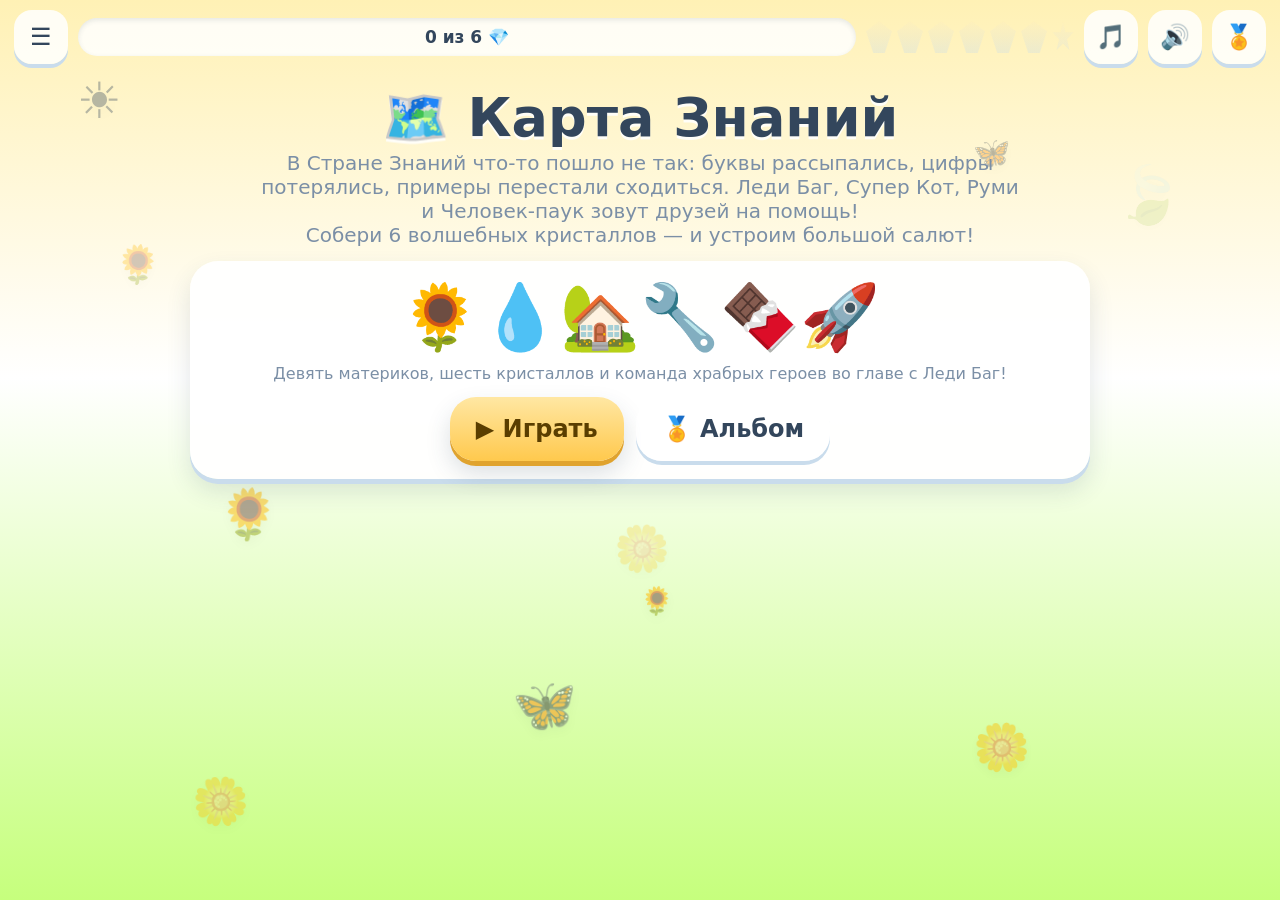
<file: knowledge-map.v3.0.html>
<!DOCTYPE html>
<html lang="ru">
<head>
<meta charset="utf-8" />
<meta name="viewport" content="width=device-width,initial-scale=1,viewport-fit=cover" />
<meta http-equiv="Cache-Control" content="no-cache, no-store, must-revalidate" />
<meta http-equiv="Pragma" content="no-cache" />
<meta http-equiv="Expires" content="0" />
<title>Путешествие по Карте Знаний</title>
<style>
:root{
  --ink:#33465C; --ink2:#7B8FA6; --card:#FFFFFF; --line:#DCE7F2;
  --ok:#6FCB7E; --okbg:#E8F8E7; --bad:#FF9E7A; --badbg:#FFEDE3; --gold:#FFC94D;
  --sh:0 5px 0 #C9DCEC, 0 12px 24px rgba(51,70,92,.14);
  --shp:0 5px 0 #E0A32E, 0 12px 24px rgba(51,70,92,.18);
}
*{box-sizing:border-box;-webkit-tap-highlight-color:transparent}
html,body{height:100%;margin:0;padding:0}
body{
  font-family:'Comic Sans MS','Trebuchet MS','Segoe UI',system-ui,sans-serif;
  color:var(--ink); overflow:hidden; user-select:none; background:#EAF6FF;
  -webkit-user-select:none; touch-action:manipulation;
}
#app{position:fixed;inset:0;display:flex;flex-direction:column}
#bg{position:absolute;inset:0;z-index:0;overflow:hidden;transition:background .8s ease}
.deco{position:absolute;animation:drift 16s ease-in-out infinite alternate;filter:drop-shadow(0 4px 6px rgba(0,0,0,.07));will-change:transform}
@keyframes drift{from{transform:translate(0,0) rotate(-6deg)}to{transform:translate(26px,-22px) rotate(8deg)}}

/* ---------- верхняя панель ---------- */
#topbar{position:relative;z-index:6;display:flex;align-items:center;gap:10px;padding:10px 14px}
#topbar.hide{display:none}
.ico{width:54px;height:54px;flex:0 0 54px;border:none;border-radius:18px;background:rgba(255,255,255,.85);
  font-size:24px;cursor:pointer;box-shadow:0 4px 0 #C9DCEC;color:var(--ink);line-height:1}
.ico:active{transform:translateY(3px);box-shadow:0 1px 0 #C9DCEC}
.ico.off{opacity:.45}
#progWrap{position:relative;flex:1;height:38px;min-width:80px;background:rgba(255,255,255,.85);
  border-radius:19px;overflow:hidden;box-shadow:inset 0 2px 5px rgba(51,70,92,.12)}
#progFill{height:100%;width:0%;border-radius:19px;background:linear-gradient(90deg,#A7E9A0,#6FCB7E);transition:width .5s cubic-bezier(.3,1.4,.5,1)}
#progText{position:absolute;inset:0;display:flex;align-items:center;justify-content:center;font-size:17px;font-weight:700;color:var(--ink)}
#crystals{display:flex;gap:5px;flex:0 0 auto}
.crys{width:26px;height:32px;background:linear-gradient(180deg,#FFF0BE,#C9DCEC);clip-path:polygon(50% 0,100% 32%,72% 100%,28% 100%,0 32%);
  opacity:.32;transition:.4s}
.crys.on{background:linear-gradient(180deg,#FFE9A8,#FFB01F);opacity:1;filter:drop-shadow(0 0 8px rgba(255,190,60,.9))}

/* ---------- экраны ---------- */
main{position:relative;z-index:5;flex:1;min-height:0}
.screen{position:absolute;inset:0;display:none;flex-direction:column;align-items:center;
  padding:6px 16px 18px;overflow-y:auto;overscroll-behavior:contain}
.screen.active{display:flex;animation:fadeIn .35s ease}
@keyframes fadeIn{from{opacity:0;transform:translateY(10px)}to{opacity:1;transform:none}}
h1{font-size:clamp(30px,6vw,54px);margin:6px 0 2px;text-align:center;text-shadow:0 3px 0 rgba(255,255,255,.85)}
h2{font-size:clamp(22px,4vw,34px);margin:2px 0 12px;text-align:center}
.sub{color:var(--ink2);font-size:clamp(15px,2.4vw,20px);text-align:center;margin:0 0 14px;max-width:760px}
.card{background:rgba(255,255,255,.92);border-radius:28px;padding:18px;box-shadow:var(--sh);width:100%;max-width:900px}

/* ---------- кнопки ---------- */
.btn{min-height:64px;padding:10px 26px;font-size:clamp(18px,2.6vw,24px);font-weight:700;font-family:inherit;
  border:none;border-radius:26px;background:#fff;color:var(--ink);cursor:pointer;box-shadow:var(--sh);
  display:inline-flex;align-items:center;justify-content:center;gap:10px;transition:transform .08s}
.btn:active{transform:translateY(4px);box-shadow:0 1px 0 #C9DCEC}
.btn.primary{background:linear-gradient(180deg,#FFE7A3,#FFC94D);box-shadow:var(--shp);color:#5A3E00}
.btn.ok{background:linear-gradient(180deg,#B9EFB6,#7BD98A);box-shadow:0 5px 0 #4EA85C,0 12px 22px rgba(51,70,92,.16);color:#14421C}
.btn.ghost{background:rgba(255,255,255,.72);box-shadow:0 4px 0 #C9DCEC}
.btn[disabled]{opacity:.5;pointer-events:none}
.btnRow{display:flex;flex-wrap:wrap;gap:12px;justify-content:center;margin-top:14px}

/* ---------- выбор героя ---------- */
#heroGrid{display:grid;grid-template-columns:repeat(auto-fill,minmax(126px,1fr));gap:14px;width:100%;max-width:900px}
.heroCard{background:#fff;border-radius:26px;padding:10px 8px 12px;text-align:center;cursor:pointer;
  box-shadow:0 5px 0 #C9DCEC,0 10px 20px rgba(51,70,92,.12);transition:transform .12s;border:4px solid transparent}
.heroCard:hover{transform:translateY(-4px)}
.heroCard.sel{border-color:var(--gold);transform:translateY(-4px)}
.heroFace{font-size:56px;line-height:1.1;display:block}
.heroName{font-weight:700;font-size:17px;margin-top:2px}

/* ---------- карта ---------- */
#mapWrap{width:100%;max-width:940px;position:relative;height:min(62vh,520px);margin:6px auto 0}
.isle{position:absolute;width:168px;padding:12px 8px;border-radius:26px;text-align:center;cursor:pointer;
  background:rgba(255,255,255,.94);box-shadow:0 6px 0 #C9DCEC,0 14px 26px rgba(51,70,92,.16);transition:transform .15s}
.isle.locked{opacity:.5;filter:grayscale(.7);cursor:not-allowed}
.isle.done{border:4px solid var(--ok)}
.isle .ie{font-size:42px;display:block}
.isle .in{font-weight:800;font-size:16px;margin-top:2px;line-height:1.15}
.isle .is{font-size:13px;color:var(--ink2)}
.isle .st{position:absolute;top:-12px;right:-10px;font-size:26px}
@keyframes pulse{0%,100%{transform:translateY(0)}50%{transform:translateY(-8px)}}

/* ---------- игра ---------- */
#hostRow{display:flex;align-items:flex-end;gap:10px;width:100%;max-width:900px;margin:2px auto 8px;min-height:104px}
.host{width:92px;height:92px;flex:0 0 92px;border-radius:50%;display:flex;align-items:center;justify-content:center;
  font-size:52px;background:#fff;box-shadow:0 6px 0 #C9DCEC,0 10px 20px rgba(51,70,92,.16);animation:pop .5s cubic-bezier(.3,1.6,.5,1)}
.host.small{width:72px;height:72px;flex:0 0 72px;font-size:40px}
@keyframes pop{0%{transform:scale(0) rotate(-25deg)}100%{transform:scale(1) rotate(0)}}
.bubble{position:relative;flex:1;background:#fff;border-radius:24px;padding:14px 50px 14px 18px;
  font-size:clamp(17px,2.5vw,23px);font-weight:700;line-height:1.3;box-shadow:var(--sh);min-height:76px;display:flex;align-items:center}
.bubble:after{content:'';position:absolute;left:-12px;bottom:22px;width:0;height:0;border:14px solid transparent;border-right-color:#fff;border-left:0}
#btnReplay{position:absolute;right:10px;top:50%;transform:translateY(-50%);width:44px;height:44px;border-radius:14px;
  border:none;background:#EAF6FF;font-size:22px;cursor:pointer;box-shadow:0 3px 0 #C9DCEC}
#taskArea{width:100%;max-width:900px;flex:1;display:flex;flex-direction:column;align-items:center;justify-content:center;gap:14px;padding:6px 0}
.taskTitle{font-size:clamp(20px,3vw,28px);font-weight:800;text-align:center;margin:0}
.choices{display:flex;flex-wrap:wrap;gap:14px;justify-content:center;width:100%}
.opt{min-width:110px;min-height:96px;padding:10px 20px;font-size:clamp(30px,6vw,52px);font-weight:800;font-family:inherit;
  border:none;border-radius:26px;background:#fff;color:var(--ink);cursor:pointer;box-shadow:0 6px 0 #C9DCEC,0 12px 22px rgba(51,70,92,.14);
  display:flex;align-items:center;justify-content:center;transition:transform .09s}
.opt:active{transform:translateY(4px)}
.opt.wide{min-width:180px;font-size:clamp(22px,3.4vw,30px)}
.opt.sm{min-width:88px;min-height:78px;font-size:clamp(22px,4vw,34px)}
.opt.good{background:linear-gradient(180deg,#CBF3C4,#8BDD93);box-shadow:0 6px 0 #4EA85C;color:#14421C;animation:yes .5s}
.opt.wrong{background:linear-gradient(180deg,#FFE0D2,#FFB79A);box-shadow:0 6px 0 #D9764C;opacity:.75;animation:no .45s}
.opt.hinted{animation:hintPulse 1.2s infinite}
@keyframes yes{0%{transform:scale(1)}45%{transform:scale(1.14) rotate(-3deg)}100%{transform:scale(1)}}
@keyframes no{0%,100%{transform:translateX(0)}25%{transform:translateX(-9px)}75%{transform:translateX(9px)}}
@keyframes hintPulse{0%,100%{box-shadow:0 6px 0 #C9DCEC,0 0 0 rgba(255,201,77,0)}50%{box-shadow:0 6px 0 #C9DCEC,0 0 26px rgba(255,201,77,1)}}

/* буква / число */
.bigLetter{font-size:clamp(72px,15vw,140px);font-weight:800;line-height:1;background:#fff;border-radius:36px;
  padding:8px 34px;box-shadow:var(--sh);letter-spacing:2px}
.puddle{position:relative;width:100%;max-width:640px;min-height:230px;background:radial-gradient(ellipse at center,#BFE6FF 0%,#8FD0F5 70%,rgba(143,208,245,0) 100%);
  border-radius:50%;display:flex;flex-wrap:wrap;align-items:center;justify-content:center;gap:12px;padding:24px}
.puddle .opt{animation:bob 5s ease-in-out infinite alternate}
@keyframes bob{from{transform:translateY(-7px) rotate(-3deg)}to{transform:translateY(7px) rotate(3deg)}}
.objects{display:flex;flex-wrap:wrap;gap:8px;justify-content:center;max-width:760px;font-size:clamp(30px,6vw,46px)}
.objects .obj{animation:dropIn .5s backwards}
@keyframes dropIn{from{transform:translateY(-24px) scale(.4);opacity:0}to{transform:none;opacity:1}}

/* слоги */
.drift{position:relative;width:100%;max-width:680px;height:200px;overflow:visible}
.letterFloat{position:absolute;width:96px;height:96px;border-radius:26px;background:#fff;font-size:52px;font-weight:800;
  display:flex;align-items:center;justify-content:center;box-shadow:0 6px 0 #C9DCEC,0 10px 20px rgba(51,70,92,.16);cursor:pointer;
  animation:swim 9s ease-in-out infinite alternate}
.letterFloat.sel{background:linear-gradient(180deg,#FFE7A3,#FFC94D);box-shadow:0 6px 0 #E0A32E}
@keyframes swim{from{transform:translate(0,0) rotate(-5deg)}to{transform:translate(34px,-26px) rotate(6deg)}}
.syllResult{font-size:clamp(50px,10vw,88px);font-weight:800;letter-spacing:6px;min-height:96px;display:flex;align-items:center}

/* слова */
.slots{display:flex;flex-wrap:wrap;gap:12px;justify-content:center;min-height:104px;width:100%}
.slot{width:104px;height:96px;border-radius:22px;border:4px dashed #B8CFE2;background:rgba(255,255,255,.55);
  display:flex;align-items:center;justify-content:center;font-size:34px;color:var(--ink2)}
.pool{display:flex;flex-wrap:wrap;gap:12px;justify-content:center;margin-top:6px}
.cube{min-width:96px;height:88px;padding:0 14px;border-radius:22px;background:linear-gradient(180deg,#FFF3D4,#FFD98A);
  font-size:34px;font-weight:800;display:flex;align-items:center;justify-content:center;cursor:grab;
  box-shadow:0 6px 0 #DCA93F,0 10px 18px rgba(51,70,92,.16);touch-action:none}
.cube:active{cursor:grabbing}
.cube.ghost{position:fixed;z-index:99;pointer-events:none;opacity:.92;transform:scale(1.08) rotate(-3deg);box-shadow:0 14px 26px rgba(0,0,0,.25)}
.cube.hidden{visibility:hidden}
.placeholder{width:96px;height:88px;border-radius:22px;border:4px dashed #FFC94D;background:rgba(255,201,77,.15)}
.wordPic{font-size:clamp(56px,11vw,96px);line-height:1}

/* арифметика */
.column{font-size:clamp(38px,7vw,62px);font-weight:800;line-height:1.25;text-align:right;
  background:#fff;border-radius:26px;padding:16px 26px;box-shadow:var(--sh);font-variant-numeric:tabular-nums}
.column .op{color:#FF9E7A}
.column .line{border-top:5px solid var(--ink);margin-top:4px;padding-top:4px}
.column .q{color:var(--ink2)}
.blocks{display:flex;flex-wrap:wrap;gap:6px;justify-content:center;max-width:760px}
.ten{display:flex;gap:3px;padding:3px;background:#DCEBFF;border-radius:8px}
.ten i{width:12px;height:34px;background:#7FB0F0;border-radius:3px;display:block}
.ten.gone i{background:#FFCDB8}
.unit{width:30px;height:30px;border-radius:50%;background:#FFD98A;display:flex;align-items:center;justify-content:center;font-size:13px;font-weight:800;color:#7A5A00}
.unit.gone{background:#FFCDB8;color:#A6553A}
.grid{display:grid;gap:8px;justify-content:center;font-size:clamp(24px,4.4vw,38px)}
.grid .cell{width:1.4em;height:1.4em;display:flex;align-items:center;justify-content:center;background:#fff;border-radius:12px;box-shadow:0 3px 0 #C9DCEC}
.grid .cell.in{background:linear-gradient(180deg,#FFF0BE,#FFD98A)}
.board{background:rgba(255,255,255,.9);border-radius:26px;padding:14px;box-shadow:var(--sh)}

/* подвал игры */
#gameFoot{display:flex;gap:12px;justify-content:center;margin-top:8px;padding-bottom:10px;flex-wrap:wrap}

/* эффекты */
#fx{position:fixed;inset:0;pointer-events:none;z-index:50}
.spark{position:absolute;font-size:30px;animation:sparkFly 1s ease-out forwards}
@keyframes sparkFly{0%{transform:translate(0,0) scale(.4);opacity:1}100%{transform:translate(var(--dx),var(--dy)) scale(1.4);opacity:0}}
.toast{position:fixed;left:50%;top:22%;transform:translateX(-50%);z-index:60;font-size:clamp(24px,4.6vw,40px);font-weight:800;
  padding:14px 30px;border-radius:26px;background:rgba(255,255,255,.96);box-shadow:var(--sh);animation:toastPop 1.4s forwards;pointer-events:none}
@keyframes toastPop{0%{transform:translateX(-50%) scale(.5);opacity:0}18%{transform:translateX(-50%) scale(1.05);opacity:1}
  75%{transform:translateX(-50%) scale(1);opacity:1}100%{transform:translateX(-50%) scale(.9);opacity:0}}
#fw{position:fixed;inset:0;z-index:40;pointer-events:none;display:none}

/* награда / альбом */
.crystalBig{font-size:clamp(70px,14vw,120px);animation:spinIn 1.2s cubic-bezier(.2,1.5,.4,1)}
@keyframes spinIn{0%{transform:scale(0) rotate(-180deg)}100%{transform:scale(1) rotate(0)}}
.stickerCard{width:150px;padding:12px;background:#fff;border-radius:24px;text-align:center;box-shadow:var(--sh)}
.stickerCard .se{font-size:58px}
.stickerCard.locked{filter:grayscale(1);opacity:.45}
#albumGrid{display:grid;grid-template-columns:repeat(auto-fill,minmax(150px,1fr));gap:16px;width:100%;max-width:900px}
.teamRow{display:flex;flex-wrap:wrap;gap:10px;justify-content:center}
.teamChip{width:74px;height:74px;border-radius:50%;background:#fff;font-size:38px;display:flex;align-items:center;justify-content:center;
  box-shadow:0 4px 0 #C9DCEC;animation:pop .6s backwards}
#menu{position:fixed;inset:0;z-index:70;background:rgba(51,70,92,.45);display:none;align-items:center;justify-content:center;padding:20px}
#menu.active{display:flex}
#menu .card{max-width:420px}
.mrow{display:flex;align-items:center;justify-content:space-between;gap:12px;padding:10px 0;border-bottom:2px dashed var(--line);font-size:19px;font-weight:700}
.mrow:last-child{border:none}
.toggle{width:72px;height:40px;border-radius:20px;border:none;background:#C9DCEC;position:relative;cursor:pointer;flex:0 0 72px}
.toggle:after{content:'';position:absolute;top:4px;left:4px;width:32px;height:32px;border-radius:50%;background:#fff;transition:.25s}
.toggle.on{background:var(--ok)}
.toggle.on:after{left:36px}
.stat{color:var(--ink2);font-size:16px;text-align:center;margin-top:8px}
</style>
<style id="style2">
/* ---------- нарисованные персонажи ---------- */
.host{padding:0;overflow:hidden}
.host svg{width:100%;height:100%;display:block}
.heroFace{display:block;height:82px}
.heroFace svg{width:82px;height:82px;display:block;margin:0 auto}
.teamChip{padding:0;overflow:hidden}
.teamChip svg{width:100%;height:100%;display:block}
.teamChip.small{width:48px;height:48px;flex:0 0 48px;box-shadow:0 3px 0 #C9DCEC}
.badge{width:120px;height:120px;display:block;margin:0 auto}
.wc{display:inline-block;width:66px;height:88px}
.wc svg{width:100%;height:100%;overflow:visible}
.walker{overflow:visible}
.legA,.legB{transform-box:fill-box;transform-origin:50% 0}
.walking .legA{animation:stepA .5s infinite ease-in-out}
.walking .legB{animation:stepB .5s infinite ease-in-out}
@keyframes stepA{0%,100%{transform:rotate(-18deg)}50%{transform:rotate(18deg)}}
@keyframes stepB{0%,100%{transform:rotate(18deg)}50%{transform:rotate(-18deg)}}
.prop{transform-box:fill-box;transform-origin:50% 50%;animation:spin 1.3s linear infinite}
@keyframes spin{to{transform:rotate(360deg)}}

/* ---------- карта ---------- */
#mapWrap{width:100%;max-width:1000px;height:min(62vh,580px);min-height:320px;position:relative;margin:2px auto 0;flex:0 0 auto}
#world{width:100%;height:100%;display:block;border-radius:30px;box-shadow:0 8px 0 rgba(0,0,0,.06)}
#waves{animation:waveGlow 7s ease-in-out infinite alternate}
@keyframes waveGlow{from{opacity:.35}to{opacity:.7}}
.isle{position:static;width:auto;padding:0;border-radius:0;background:none;box-shadow:none;cursor:pointer}
.isle.locked{opacity:.6}
.islName{font-size:19px;font-weight:800;fill:#33465C;font-family:inherit}
.islSub{font-size:14px;font-weight:700;fill:#6B7F94;font-family:inherit}
.isle.locked .islName{fill:#8A97A6}
.isle.done .islName{fill:#2E7D32}
.isle.cur .isleBody{filter:drop-shadow(0 0 12px rgba(255,190,60,.95))}
/* оживляем только внутреннюю группу: у .isle сам transform="translate()" — его нельзя перебивать,
   иначе материк уезжает в левый верхний угол */
.islInner{transform-box:fill-box;transform-origin:50% 50%;transition:transform .18s ease-out}
.isle.cur .islInner{animation:breath 2.2s ease-in-out infinite}
.isle:not(.locked):hover .islInner{transform:scale(1.04)}
@keyframes breath{0%,100%{transform:scale(1)}50%{transform:scale(1.03)}}
.pulse{animation:pulseRing 1.9s ease-out infinite;transform-box:fill-box;transform-origin:50% 50%}
@keyframes pulseRing{0%{transform:scale(1);opacity:.85}100%{transform:scale(1.14);opacity:0}}
#guestG{opacity:0;transition:opacity .4s}
#guestG.show{opacity:1}
#mapBubble{position:absolute;z-index:9;min-width:170px;max-width:250px;background:#fff;border-radius:22px;
  padding:12px 16px;box-shadow:0 6px 0 #C9DCEC,0 12px 24px rgba(51,70,92,.2);pointer-events:none;
  opacity:0;transform:translateY(12px) scale(.9);transition:.3s cubic-bezier(.2,1.4,.5,1)}
#mapBubble.show{opacity:1;transform:none}
#mapBubble .gbName{display:block;font-weight:800;font-size:16px;color:#33465C}
#mapBubble .gbText{display:block;font-size:15px;color:#5A6B7D;margin-top:2px;line-height:1.25}
#mapBubble:after{content:'';position:absolute;left:26px;bottom:-11px;width:0;height:0;border:12px solid transparent;border-top-color:#fff;border-bottom:0}

/* ---------- встреча внутри этапа ---------- */
.guestBox{position:fixed;left:0;bottom:26px;z-index:55;display:flex;align-items:flex-end;gap:10px;
  transform:translateX(-130%);transition:transform .55s cubic-bezier(.2,1.3,.4,1);pointer-events:none}
.guestBox.show{transform:translateX(14px)}
.gbFig{width:96px;height:126px}
.gbFig svg{width:100%;height:100%;overflow:visible}
.gbSay{background:#fff;border-radius:22px;padding:12px 18px;max-width:58vw;
  box-shadow:0 6px 0 #C9DCEC,0 12px 24px rgba(51,70,92,.2)}
.gbSay b{display:block;font-size:17px;color:#33465C}
.gbSay span{display:block;font-size:15px;color:#5A6B7D;line-height:1.25}

/* ---------- задания ---------- */
.lbox{display:flex;flex-direction:column;align-items:center;gap:14px;width:100%}
.wordName{font-size:clamp(22px,3.6vw,32px);font-weight:800;letter-spacing:2px;text-align:center}
.sign{font-size:clamp(30px,5vw,46px);font-weight:800;color:#FF9E7A;margin:0 8px}
.bossFig{width:150px;height:198px}
.bossFig svg{width:100%;height:100%;overflow:visible}
.bossName{font-size:clamp(22px,4vw,34px);font-weight:800;color:#B4532A;text-align:center}
.bossSay{font-size:clamp(15px,2.4vw,20px);text-align:center;max-width:640px;color:#5A6B7D;margin:0}
.crystalRow{font-size:44px;letter-spacing:6px}
#scr-final .wordPic{font-size:clamp(60px,12vw,96px)}
.crys.bonus{width:22px;clip-path:polygon(50% 0,61% 35%,98% 35%,68% 57%,79% 91%,50% 70%,21% 91%,32% 57%,2% 35%,39% 35%);opacity:.28}
.crys.bonus.on{opacity:1;filter:drop-shadow(0 0 8px rgba(255,190,60,.9))}
.screen{padding-bottom:24px}
@media (max-width:640px){
  #mapWrap{height:min(52vh,420px)}
  .islName{font-size:22px}
  .islSub{font-size:16px}
}
/* ---- v3.0 мобильная вёрстка: ничего не должно уезжать за край экрана ---- */
@media (max-width:520px){
  /* плавающие буквы (слоги) — меньше и с меньшей амплитудой дрейфа */
  .drift{height:180px}
  .letterFloat{width:72px;height:72px;font-size:38px;border-radius:20px}
  @keyframes swim{from{transform:translate(0,0) rotate(-4deg)}to{transform:translate(12px,-14px) rotate(5deg)}}
  /* кнопки вариантов: гарантированно влезают по 3 в ряд */
  .choices{gap:10px}
  .opt{min-width:84px;min-height:76px;padding:8px 12px}
  .opt.sm{min-width:70px;min-height:66px}
  .opt.wide{min-width:132px}
  .syllResult{font-size:clamp(38px,9vw,60px);min-height:64px;letter-spacing:3px}
  .bigLetter{font-size:clamp(56px,17vw,110px);padding:6px 20px}
  .slot{width:76px;height:72px;font-size:26px}
  .objects{gap:6px}
}
/* узкие экраны: страховка от горизонтального переполнения */
#taskArea,.lbox,.choices,.puddle,.objects,.drift,.slots,.pool{max-width:100%;box-sizing:border-box}
.opt,.slot,.letterFloat{box-sizing:border-box}
</style>
</head>
<body>
<div id="app">
  <div id="bg"></div>

  <header id="topbar">
    <button class="ico" id="btnMenu" title="Меню">☰</button>
    <div id="progWrap"><div id="progFill"></div><span id="progText"></span></div>
    <div id="crystals"></div>
    <button class="ico" id="btnMusic" title="Музыка">🎵</button>
    <button class="ico" id="btnVoice" title="Озвучка">🔊</button>
    <button class="ico" id="btnAlbum" title="Альбом">🏅</button>
  </header>

  <main>
    <!-- ТИТУЛ -->
    <section id="scr-title" class="screen active">
      <h1>🗺️ Карта Знаний</h1>
      <p class="sub">В Стране Знаний что-то пошло не так: буквы рассыпались, цифры потерялись, примеры перестали сходиться. Леди Баг, Супер Кот, Руми и Человек-паук зовут друзей на помощь!<br>
        Собери 6 волшебных кристаллов — и устроим большой салют!</p>
      <div class="card" style="text-align:center">
        <div style="font-size:64px;line-height:1.2">🌻💧🏡🔧🍫🚀</div>
        <div id="titleStats" class="stat"></div>
        <div class="btnRow">
          <button class="btn primary" id="btnPlay">▶ Играть</button>
          <button class="btn ghost" id="btnAlbum2">🏅 Альбом</button>
        </div>
      </div>
    </section>

    <!-- ВЫБОР ГЕРОЯ -->
    <section id="scr-hero" class="screen">
      <h1>Кто отправляется в поход?</h1>
      <p class="sub">Выбери героя. По дороге к тебе присоединятся и другие!</p>
      <div id="heroGrid"></div>
      <div class="btnRow">
        <button class="btn ok" id="btnStart">Вперёд! 🚀</button>
        <button class="btn ghost" id="btnBack1">← Назад</button>
      </div>
    </section>

    <!-- КАРТА -->
    <section id="scr-map" class="screen">
      <h1 style="font-size:clamp(24px,4.4vw,38px)">Карта Знаний</h1>
      <div id="mapWrap"></div>
      <p class="sub" id="mapHint"></p>
      <div class="btnRow"><button class="btn ghost" id="btnResetTeam">👥 Моя команда</button></div>
    </section>

    <!-- ИГРА -->
    <section id="scr-game" class="screen">
      <div id="hostRow">
        <div id="hostA" class="host"></div>
        <div id="bubble" class="bubble"><span id="bubbleText"></span>
          <button id="btnReplay" title="Повторить">🔊</button></div>
        <div id="hostB" class="host small"></div>
      </div>
      <div id="taskArea"></div>
      <div id="gameFoot">
        <button class="btn ghost" id="btnHint">💡 Подсказка</button>
        <button class="btn ghost" id="btnMap">🗺️ Карта</button>
      </div>
    </section>

    <!-- НАГРАДА -->
    <section id="scr-reward" class="screen">
      <h1 id="rwTitle"></h1>
      <div class="crystalBig">💎</div>
      <h2 id="rwSub"></h2>
      <div class="card" style="max-width:560px;text-align:center">
        <div id="rwSticker"></div>
        <div id="rwTeam"></div>
      </div>
      <div class="btnRow">
        <button class="btn primary" id="btnNext">Дальше →</button>
        <button class="btn ghost" id="btnMap2">🗺️ Карта</button>
      </div>
    </section>

    <!-- ФИНАЛ -->
    <section id="scr-final" class="screen">
      <h1>🎭 Большой театр</h1>
      <div id="finalBody" class="card" style="text-align:center"></div>
      <div class="btnRow">
        <button class="btn primary" id="btnFire">🎆 Запустить салют!</button>
        <button class="btn ghost" id="btnMap3">🗺️ Карта</button>
      </div>
    </section>

    <!-- АЛЬБОМ -->
    <section id="scr-album" class="screen">
      <h1>🏅 Мой альбом</h1>
      <p class="sub">Наклейки дают за каждый пройденный материк.</p>
      <div id="albumGrid"></div>
      <div class="btnRow"><button class="btn primary" id="btnBackAlbum">← Назад</button></div>
    </section>
  </main>
</div>

<div id="menu">
  <div class="card">
    <h2 style="margin-top:0">Меню</h2>
    <div class="mrow"><span>🎵 Музыка</span><button class="toggle on" id="tgMusic"></button></div>
    <div class="mrow"><span>🔊 Озвучка</span><button class="toggle on" id="tgVoice"></button></div>
    <div class="mrow"><span>✨ Звуки</span><button class="toggle on" id="tgSfx"></button></div>
    <div class="btnRow">
      <button class="btn ghost" id="btnCloseMenu">Закрыть</button>
      <button class="btn" id="btnReset" style="color:#B04A2A">Сбросить прогресс</button>
    </div>
    <div class="stat" id="menuStats"></div>
  </div>
</div>

<div id="fx"></div>
<canvas id="fw"></canvas>

<script>
/* =========================================================
   A1. МЕЛКИЕ УТИЛИТЫ
   ========================================================= */
const $ = s => document.querySelector(s);
const $$ = s => Array.prototype.slice.call(document.querySelectorAll(s));
const rnd = n => Math.floor(Math.random()*n);
const pick = a => a[rnd(a.length)];
function shuffle(a){ a=a.slice(); for(let i=a.length-1;i>0;i--){ const j=rnd(i+1); const t=a[i]; a[i]=a[j]; a[j]=t; } return a; }
function uniqPick(arr,n){ return shuffle(arr).slice(0,n); }
function el(tag,cls,txt){ const e=document.createElement(tag); if(cls)e.className=cls; if(txt!=null)e.textContent=txt; return e; }
/* вставляет готовую строку с <svg>...</svg> в HTML-элемент, чтобы namespace сохранился */
function elSVG(parent, svgStr){
  const wrap=document.createElement('div');
  wrap.innerHTML=svgStr;                 // SVG-парсер HTML-разметчика подхватит xmlns
  while(wrap.firstChild) parent.appendChild(wrap.firstChild);
  return parent;
}
function numWord(n,forms){ const a=Math.abs(n)%100, b=a%10; if(a>10&&a<20) return forms[2]; if(b>1&&b<5) return forms[1]; if(b===1) return forms[0]; return forms[2]; }

/* =========================================================
   A2. СОХРАНЕНИЕ (localStorage)
   ========================================================= */
const SAVE_KEY='znaniya_map_v1';
const defSave = () => ({hero:null,team:[],stage:1,crystals:[],stickers:[],solved:0,mistakes:0,plan:{},prog:{},
                        settings:{music:true,voice:true,sfx:true},finished:false});
function loadSave(){ try{ const r=JSON.parse(localStorage.getItem(SAVE_KEY)); return r?Object.assign(defSave(),r):defSave(); }catch(e){ return defSave(); } }
let S = loadSave();
function save(){ try{ localStorage.setItem(SAVE_KEY, JSON.stringify(S)); }catch(e){} }

/* =========================================================
   A3. ЗВУК: Web Audio API (музыка + эффекты)
   ========================================================= */
const A = {
  ctx:null, master:null, mus:null, sfxg:null, filt:null,
  playing:false, timer:null, step:0, nextTime:0,
  BPM:84, PROG:[[48,55,60],[45,52,57],[41,48,53],[43,50,55]],
  MEL:[60,62,64,67,69,72,74,76], pattern:[], melIdx:3,

  ensure(){
    if(this.ctx) return true;
    const AC = window.AudioContext||window.webkitAudioContext;
    if(!AC) return false;
    this.ctx = new AC();
    this.master = this.ctx.createGain(); this.master.gain.value = 0.85;
    this.master.connect(this.ctx.destination);
    this.mus = this.ctx.createGain(); this.mus.gain.value = 0;
    this.filt = this.ctx.createBiquadFilter(); this.filt.type='lowpass'; this.filt.frequency.value=2600;
    this.mus.connect(this.filt); this.filt.connect(this.master);
    this.sfxg = this.ctx.createGain(); this.sfxg.gain.value = 0.9; this.sfxg.connect(this.master);
    return true;
  },
  mtof(m){ return 440*Math.pow(2,(m-69)/12); },

  /* --- одна нота --- */
  tone(freq,t,dur,type,vol,dest,slideTo){
    if(!this.ctx) return;
    const o=this.ctx.createOscillator(), g=this.ctx.createGain();
    o.type=type||'sine'; o.frequency.setValueAtTime(freq,t);
    if(slideTo) o.frequency.exponentialRampToValueAtTime(Math.max(30,slideTo), t+dur);
    g.gain.setValueAtTime(0.0001,t);
    g.gain.exponentialRampToValueAtTime(vol||0.15, t+Math.min(0.04,dur*0.3));
    g.gain.exponentialRampToValueAtTime(0.0001, t+dur);
    o.connect(g); g.connect(dest||this.sfxg); o.start(t); o.stop(t+dur+0.05);
  },

  /* --- фоновая музыка: 4 такта, лёгкий чилл --- */
  genPattern(){
    const p=[]; let i=this.melIdx;
    for(let s=0;s<32;s++){
      if(Math.random()<0.34) { p.push(0); continue; }
      i += (rnd(3)-1);
      if(i<0) i=1; if(i>this.MEL.length-1) i=this.MEL.length-2;
      p.push(this.MEL[i]);
    }
    this.melIdx=i; this.pattern=p;
  },
  startMusic(){
    if(!this.ensure()||!S.settings.music) return;
    if(this.ctx.state==='suspended') this.ctx.resume();
    if(this.playing) return;
    this.playing=true; this.step=0; this.nextTime=this.ctx.currentTime+0.15;
    this.mus.gain.cancelScheduledValues(this.ctx.currentTime);
    this.mus.gain.setValueAtTime(this.mus.gain.value,this.ctx.currentTime);
    this.mus.gain.linearRampToValueAtTime(0.16,this.ctx.currentTime+2.5);
    this.timer=setInterval(()=>this.sched(),90);
  },
  stopMusic(){
    if(!this.ctx) return;
    this.playing=false; clearInterval(this.timer); this.timer=null;
    this.mus.gain.cancelScheduledValues(this.ctx.currentTime);
    this.mus.gain.setValueAtTime(this.mus.gain.value,this.ctx.currentTime);
    this.mus.gain.linearRampToValueAtTime(0,this.ctx.currentTime+0.6);
  },
  sched(){
    if(!this.playing) return;
    const dur = 60/this.BPM/2;                       // восьмая
    while(this.nextTime < this.ctx.currentTime + 0.45){
      this.playStep(this.step, this.nextTime, dur);
      this.nextTime += dur;
      this.step = (this.step+1) % 32;
      if(this.step===0) this.genPattern();
    }
  },
  playStep(s,t,dur){
    if(s===0) this.genPattern();
    const bar = Math.floor(s/8);
    if(s%8===0){                                     // аккорд-пэд + бас
      const ch=this.PROG[bar];
      ch.forEach(m=>this.tone(this.mtof(m+12),t,dur*8,'sine',0.035,this.mus));
      this.tone(this.mtof(ch[0]-12),t,dur*4,'triangle',0.09,this.mus);
    }
    if(s%8===4) this.tone(this.mtof(this.PROG[bar][0]-12),t,dur*3,'triangle',0.055,this.mus);
    const n=this.pattern[s];
    if(n){
      this.tone(this.mtof(n),t,dur*1.7,'triangle',0.075,this.mus);
      this.tone(this.mtof(n+12),t+0.03,dur*1.1,'sine',0.022,this.mus);
    }
    if(s%4===2) this.tone(this.mtof(this.PROG[bar][1]+12),t,dur*0.7,'sine',0.03,this.mus);
  },

  /* --- звуковые эффекты --- */
  sfx(kind){
    if(!this.ensure()||!S.settings.sfx) return;
    const t=this.ctx.currentTime+0.01;
    if(kind==='click'){ this.tone(680,t,0.07,'triangle',0.13); }
    else if(kind==='correct'){ [72,76,79,84].forEach((m,i)=>this.tone(this.mtof(m),t+i*0.07,0.28,'triangle',0.16)); }
    else if(kind==='wrong'){ this.tone(300,t,0.34,'sine',0.16,null,110); this.tone(150,t+0.02,0.3,'triangle',0.07,null,70); }
    else if(kind==='crystal'){ [84,88,91,96].forEach((m,i)=>this.tone(this.mtof(m),t+i*0.09,0.9,'triangle',0.15));
                               this.tone(this.mtof(96),t+0.4,1.2,'sine',0.09); }
    else if(kind==='win'){ [67,72,76,79,84].forEach((m,i)=>this.tone(this.mtof(m),t+i*0.13,0.5,'triangle',0.17)); }
    else if(kind==='pop'){ this.tone(520,t,0.09,'sine',0.12,null,880); }
  }
};

/* =========================================================
   A4. РЕЧЬ (SpeechSynthesis)
   ========================================================= */
const TTS = {
  voice:null,
  init(){
    if(!('speechSynthesis' in window)) return;
    const set = ()=>{
      const vs = speechSynthesis.getVoices()||[];
      this.voice = vs.find(v=>/^ru(-|_)?RU/i.test(v.lang)) || vs.find(v=>/Russian|Milena|Yuri/i.test(v.name)) || null;
    };
    set(); speechSynthesis.onvoiceschanged = set;
  },
  say(text, rate, pitch, onend){
    if(!S.settings.voice || !('speechSynthesis' in window) || !text){ if(onend) try{onend();}catch(e){} return; }
    try{
      speechSynthesis.cancel();
      const u = new SpeechSynthesisUtterance(String(text));
      u.lang='ru-RU'; if(this.voice) u.voice=this.voice;
      u.rate = rate||1.0; u.pitch = pitch||1.1; u.volume=0.98;
      if(onend){ u.onend=onend; u.onerror=onend; }
      speechSynthesis.speak(u);
    }catch(e){ if(onend) try{onend();}catch(e2){} }
  },
  stop(){ try{ if('speechSynthesis' in window) speechSynthesis.cancel(); }catch(e){} }
};

/* =========================================================
   A5. ПЕРСОНАЖИ
   ========================================================= */
const CHARS = {
  masha:{n:'Маша',r:1.15,p:1.35,hi:['Привет! Я Маша! Давай учиться!','Ого, сколько всего интересного!','Я уже всё умею, а ты?'],
    art:{t:'kid',c:'#FFDCC0',c2:'#E0A97A',h:'#E8B24A',ac:'bow',e:'big',m:'grin',cloth:'#F58FAE',legs:'#C9557A'}},
  medved:{n:'Медведь',r:0.85,p:0.80,hi:['Здравствуй! Я Миша-Медведь.','Ну-ка, покажи, что умеешь!','Спокойно, тут ничего страшного.'],
    art:{t:'bear',c:'#C98B54',c2:'#A96C3C',nose:'button',e:'dot',m:'smile',cloth:'#C98B54',legs:'#A96C3C'}},
  fyodor:{n:'Дядя Фёдор',r:1.0,p:1.15,hi:['Привет! Я дядя Фёдор.','Давай вместе разберёмся!','Интересно, а ты справишься?'],
    art:{t:'kid',c:'#FFDCC0',c2:'#E0A97A',h:'#C88B4A',ac:'ushanka',e:'dot',m:'smile',cloth:'#7FB3D9',legs:'#4A5A6A'}},
  matroskin:{n:'Кот Матроскин',r:0.95,p:1.10,hi:['Мяу! Я кот Матроскин.','Хозяйство любит счёт!','Ну-ка, посчитаем?'],
    art:{t:'cat',c:'#E8A85C',c2:'#C9893F',nose:'dot',ac:'whiskers',e:'dot',m:'smile',cloth:'#9BD3A0',legs:'#C9893F'}},
  sharik:{n:'Пёс Шарик',r:1.05,p:1.0,hi:['Гав! Я Шарик!','Давай, у тебя получится!','Я всё сфотографирую!'],
    art:{t:'dog',c:'#D9B382',c2:'#B98F5F',nose:'button',e:'big',m:'grin',cloth:'#C6B6E8',legs:'#B98F5F'}},
  pechkin:{n:'Почтальон Печкин',r:0.90,p:0.90,hi:['Я Печкин. Посылку выдам только за задание!','Документик покажи! Шучу, считай.','Без правильного ответа ничего не отдам.'],
    art:{t:'man',c:'#FFDCC0',c2:'#D8A98A',h:'#C9C4BC',ac:'cap',beard:1,e:'glasses',m:'flat',cloth:'#6FA8A0',legs:'#4A5A6A'}},
  luntik:{n:'Лунтик',r:1.10,p:1.40,hi:['Привет! Я Лунтик!','Давай играть, это так весело!','Я с луны, там тоже считают!'],
    art:{t:'luntik',c:'#B9A6F0',c2:'#DED4FF',e:'big',m:'smile',cloth:'#B9A6F0',legs:'#8E78D8'}},
  kuzya:{n:'Кузя',r:1.15,p:1.45,hi:['Я Кузя-кузнечик!','Прыгай вместе со мной!','Скок-скок, и буква готова!'],
    art:{t:'bug',c:'#8FD86A',c2:'#6BB84A',ac:'antenna',e:'big',m:'grin',cloth:'#8FD86A',legs:'#5E9E3E'}},
  pupsen:{n:'Пупсень',r:0.95,p:1.05,hi:['А я Пупсень!','Мы тут всё запутали, извини!','Попробуй собрать, если сможешь!'],
    art:{t:'caterpillar',c:'#F2C14E',c2:'#D8A02E',ac:'antenna',e:'dot',m:'grin',cloth:'#F2C14E',legs:'#B8862E'}},
  simka:{n:'Симка',r:1.10,p:1.35,hi:['Привет! Я Симка-фиксик!','Фиксики знают, как всё устроено!','Чинить числа — моя работа!'],
    art:{t:'robot',c:'#F5A0B8',c2:'#D97A94',ac:'antenna',e:'goggles',m:'smile',cloth:'#F5A0B8',legs:'#B85C78'}},
  nolik:{n:'Нолик',r:1.12,p:1.42,hi:['Я Нолик! Люблю цифры!','Ноль — тоже число, между прочим!','Давай посчитаем по-фиксиковски!'],
    art:{t:'robot',c:'#8FC7EE',c2:'#5FA3D0',ac:'antenna',e:'goggles',m:'grin',cloth:'#8FC7EE',legs:'#4A86B8'}},
  papus:{n:'Папус',r:0.85,p:0.85,hi:['Я Папус, главный фиксик.','Без порядка техника не работает.','Проверим твои знания.'],
    art:{t:'robot',c:'#C9CFD8',c2:'#98A2AE',ac:'antenna',beard:1,e:'goggles',m:'flat',cloth:'#C9CFD8',legs:'#7A848F'}},
  masya:{n:'Мася',r:1.05,p:1.30,hi:['Я Мася!','Всё будет чики-чики!','Давай быстрее, не терпится!'],
    art:{t:'robot',c:'#FFD86A',c2:'#E0B02E',ac:'antenna',e:'goggles',m:'grin',cloth:'#FFD86A',legs:'#C9922E'}},
  kolobok:{n:'Колобок',r:1.10,p:1.25,hi:['Я Колобок, я от бабушки ушёл!','Покатились учиться!','Я круглый, как буква О!'],
    art:{t:'bread',c:'#F2C572',c2:'#D8A44E',e:'dot',m:'smile',cloth:'#F2C572',legs:'#C9922E'}},
  zayac:{n:'Заяц',r:1.15,p:1.40,hi:['Я Зайка! Считать умею быстро!','Прыг-скок, и пример готов!','Не бойся, я помогу!'],
    art:{t:'bunny',c:'#EFE7DC',c2:'#D8CFC2',nose:'dot',e:'big',m:'smile',cloth:'#EFE7DC',legs:'#C9C0B2'}},
  volk:{n:'Волк',r:0.90,p:0.85,hi:['Ну что, посчитаем?','Я тоже учился в лесной школе.','Только не торопись.'],
    art:{t:'wolf',c:'#98A5B8',c2:'#76839A',nose:'snout',e:'dot',m:'grin',cloth:'#98A5B8',legs:'#6E7C92'}},
  lisa:{n:'Лиса Патрикеевна',r:1.0,p:1.20,hi:['Я Лиса, я спрятала все буквы!','Найдёшь — отдам!','Хитрая загадка, правда?'],
    art:{t:'fox',c:'#F09A4B',c2:'#C9732E',nose:'snout',e:'dot',m:'smile',cloth:'#F09A4B',legs:'#C9732E'}},
  vinni:{n:'Винни-Пух',r:0.85,p:0.95,hi:['Я Винни-Пух, люблю мёд и горшочки!','Считать горшочки — моё любимое!','Ой, кажется, я всё перепутал!'],
    art:{t:'bear',c:'#E8A94B',c2:'#C98B32',nose:'button',e:'dot',m:'smile',cloth:'#E8A94B',legs:'#C98B32'}},
  pyatachok:{n:'Пятачок',r:1.15,p:1.40,hi:['Я Пятачок!','Ой-ой, давай вместе!','Я очень стараюсь!'],
    art:{t:'pig',c:'#F5B8C0',c2:'#E8899B',nose:'pigs',e:'big',m:'smile',cloth:'#8FC7EE',legs:'#C46C7E'}},
  ia:{n:'Ослик Иа',r:0.80,p:0.85,hi:['Я Иа. Всё равно ничего не получится…','Ну давай, попробуем.','Хотя бы попытайся.'],
    art:{t:'donkey',c:'#A8B0BF',c2:'#868F9F',nose:'snout',e:'sleepy',m:'flat',cloth:'#A8B0BF',legs:'#7A828F'}},
  sova:{n:'Мудрая Сова',r:0.90,p:1.0,hi:['Я Мудрая Сова.','Загадка требует смекалки.','Подумай хорошенько, дружок.'],
    art:{t:'bird',c:'#B79A72',c2:'#E8DCC4',nose:'beak',e:'wide',m:'beak',cloth:'#B79A72',legs:'#E8A93B'}},
  neznayka:{n:'Незнайка',r:1.15,p:1.35,hi:['Я Незнайка! А ты знаешь?','Я ничего не знаю, но очень стараюсь!','Ого, ты справишься лучше меня!'],
    art:{t:'kid',c:'#FFDCC0',c2:'#E0A97A',h:'#E8C24A',ac:'hat',e:'dot',m:'grin',cloth:'#F2C14E',legs:'#5A6A9A'}},
  znayka:{n:'Знайка',r:0.95,p:1.05,hi:['Я Знайка. Полёт требует точного счёта!','Проверим готовность к старту.','Таблица умножения — пустяк для тебя!'],
    art:{t:'kid',c:'#FFDCC0',c2:'#E0A97A',h:'#8B6B3A',ac:'cap',e:'glasses',m:'smile',cloth:'#7FB3D9',legs:'#3A4A6A'}},
  sineglazka:{n:'Синеглазка',r:1.05,p:1.30,hi:['Я Синеглазка, я люблю цветы и буквы!','Давай учиться красиво!','У тебя всё получится!'],
    art:{t:'kid',c:'#FFDCC0',c2:'#E0A97A',h:'#7FC7E8',ac:'bow',e:'big',m:'smile',cloth:'#F5A0B8',legs:'#C9557A'}},
  vintik:{n:'Винтик',r:1.0,p:1.10,hi:['Я Винтик! Люблю собирать.','Собирай по порядку!','Закрутим этот пример!'],
    art:{t:'kid',c:'#FFDCC0',c2:'#E0A97A',h:'#C9A24A',ac:'cap',e:'dot',m:'smile',cloth:'#6FA8A0',legs:'#4A5A6A'}},
  shpuntik:{n:'Шпунтик',r:1.05,p:1.15,hi:['А я Шпунтик!','Винтик — мой лучший друг!','Соберём слово вместе!'],
    art:{t:'kid',c:'#FFDCC0',c2:'#E0A97A',h:'#A87B4A',ac:'cap',e:'dot',m:'grin',cloth:'#E8895F',legs:'#4A5A6A'}},
  buratino:{n:'Буратино',r:1.10,p:1.35,hi:['Привет! Я Буратино!','Мой ключик откроет любую дверь!','Давай найдём правильный ответ!'],
    art:{t:'kid',c:'#E8C89A',c2:'#C9A072',h:'#8B5E3C',ac:'cap',nose:'long',e:'big',m:'grin',cloth:'#F2C14E',legs:'#5A4636'}},
  piero:{n:'Пьеро',r:0.95,p:1.0,hi:['Я Пьеро, грустный поэт…','Но с тобой мне веселее.','Прочитаем эту букву вместе.'],
    art:{t:'kid',c:'#FFF3E0',c2:'#E8D8C0',h:'#E8E0D0',ac:'bonnet',e:'sleepy',m:'flat',cloth:'#E8E0D0',legs:'#8A7A6A'}},
  artemon:{n:'Артемон',r:1.05,p:1.20,hi:['Гав! Я Артемон!','Я охраняю правильные ответы!','Смелее, вперёд!'],
    art:{t:'dog',c:'#F3E2C7',c2:'#D8C0A0',nose:'button',ac:'curly',e:'big',m:'grin',cloth:'#F3E2C7',legs:'#D8C0A0'}},
  gena:{n:'Крокодил Гена',r:0.85,p:0.90,hi:['Я Гена, крокодил. Работаю в зоопарке.','Посчитаем вместе?','Точь-в-точь как надо!'],
    art:{t:'croc',c:'#6FB86F',c2:'#4E9A4E',nose:'dot',ac:'hat',e:'dot',m:'grin',cloth:'#3A6FA8',legs:'#4E9A4E'}},
  cheburashka:{n:'Чебурашка',r:1.10,p:1.35,hi:['Я Чебурашка!','Давай дружить и учиться!','У меня уши большие — я всё слышу!'],
    art:{t:'round',c:'#8B5E3C',c2:'#C99560',nose:'button',e:'big',m:'smile',cloth:'#8B5E3C',legs:'#6E4830'}},
  karlson:{n:'Карлсон',r:1.0,p:1.10,hi:['Я Карлсон, лучший в мире шалун!','Сосчитай-ка цифры!','Спокойствие, только спокойствие!'],
    art:{t:'man',c:'#FFDCC0',c2:'#E0A97A',h:'#E8C070',ac:'propeller',e:'dot',m:'grin',cloth:'#F2C14E',legs:'#5A4636'}},
  malysh:{n:'Малыш',r:1.10,p:1.35,hi:['Я Малыш! Карлсон мой друг.','Давай учить буквы!','Мне очень нравится играть!'],
    art:{t:'kid',c:'#FFDCC0',c2:'#E0A97A',h:'#C8A062',e:'big',m:'smile',cloth:'#8FC7EE',legs:'#4A5A6A'}},
  frekenbok:{n:'Фрекен Бок',r:0.90,p:1.0,hi:['Я Фрекен Бок. Люблю порядок!','Числа должны стоять по порядку!','Без порядка никуда!'],
    art:{t:'woman',c:'#FFDCC0',c2:'#E0A97A',h:'#8B6B5A',ac:'bun',e:'dot',m:'flat',cloth:'#B98FC7',legs:'#5A4A6A'}},
  shapoklyak:{n:'Старуха Шапокляк',r:0.90,p:0.85,hi:['Хи-хи! Я Шапокляк, я всё перепутала!','Примеры не сходятся — и пусть!','Отгадаешь — отдам кристалл!'],
    art:{t:'woman',c:'#FFDCC0',c2:'#E0A97A',h:'#C9C4BC',ac:'bonnet',e:'dot',m:'flat',cloth:'#7A6B8A',legs:'#4A3A5A'}},
  ladybug:{n:'Леди Баг',r:1.10,p:1.40,hi:['Я Леди Баг! Справедливость победит!','Вместе мы всё решим!','Ты настоящий герой знаний!'],
    art:{t:'kid',c:'#FFDCC0',c2:'#E0A97A',h:'#E8392F',ac:'ladybug',e:'big',m:'smile',cloth:'#E8392F',legs:'#7A1410'}},
  supercat:{n:'Супер Кот',r:1.05,p:1.30,hi:['Я Супер Кот! Буду рядом!','Мяу-миссия выполнима!','Ты справишься, я верю!'],
    art:{t:'cat',c:'#3A7BD5',c2:'#2A5BA8',h:'#3A7BD5',ac:'mask',e:'big',m:'grin',cloth:'#3A7BD5',legs:'#2A5BA8'}},
  rumi:{n:'Руми',r:1.05,p:1.30,hi:['Я Руми! Давай петь и учиться!','Музыка поможет запомнить!','Ты просто сияешь отлично!'],
    art:{t:'kid',c:'#FFE0C0',c2:'#E8B89A',h:'#F5B042',ac:'hair',e:'big',m:'smile',cloth:'#FF6FB5',legs:'#C9557A'}},
  spiderman:{n:'Человек-паук',r:1.0,p:1.20,hi:['Я Человек-паук! Знания — это сила!','Сосчитаем, как паутину плетём!','Ты большой молодец!'],
    art:{t:'man',c:'#C0392B',c2:'#7B241C',h:'#C0392B',ac:'mask',e:'big',m:'grin',cloth:'#C0392B',legs:'#7B241C'}},

  /* --- v3.0 новые герои --- */
  elsa:{n:'Эльза',r:0.95,p:1.25,hi:['Я Эльза, королева снегов!','Холодный расчёт — точный расчёт!','Отпусти и считай спокойно!'],
    art:{t:'woman',c:'#FFE8DC',c2:'#E8C4B0',h:'#F2E3C8',ac:'elsa',e:'big',m:'smile',cloth:'#7FC7F0',legs:'#4E9AC8'}},
  anna:{n:'Анна',r:1.05,p:1.35,hi:['Я Анна! Я никого не брошу!','Давай решать вместе!','Ты справишься, я знаю!'],
    art:{t:'woman',c:'#FFE0C8',c2:'#E8B898',h:'#C96B3A',ac:'anna',e:'big',m:'grin',cloth:'#8B4FA8',legs:'#3A6E8B'}},
  shrek:{n:'Шрэк',r:0.80,p:0.80,hi:['Я Шрэк. Считать умею, между прочим!','У нас в болоте свои порядки.','Ну-ка, покажи, на что способен!'],
    art:{t:'ogre',c:'#8FBF5E',c2:'#6E9E42',ac:'shrek',e:'dot',m:'flat',cloth:'#C9B89A',legs:'#8A7A5E'}},
  volkNP:{n:'Волк (Ну, погоди!)',r:0.85,p:0.90,hi:['Ну, погоди! Сейчас я всё посчитаю!','Я из лесной школы, между прочим!','Ну заяц, погоди!'],
    art:{t:'wolf',c:'#7A8798',c2:'#5A6675',nose:'snout',ac:'npvolk',e:'dot',m:'grin',cloth:'#7A8798',legs:'#5A6675'}},
  zayacNP:{n:'Заяц (Ну, погоди!)',r:1.15,p:1.45,hi:['Ну, погоди! Я быстро считаю!','Прыг-скок — и пример готов!','Не догонишь!'],
    art:{t:'bunny',c:'#F5F0E8',c2:'#DCD5C8',nose:'dot',ac:'npzayac',e:'big',m:'smile',cloth:'#F5F0E8',legs:'#C9C0B2'}},
  krosh:{n:'Крош',r:1.15,p:1.45,hi:['Я Крош! Йо-хо-хо!','Давай прыгать и считать!','Кро-о-ош, вперёд!'],
    art:{t:'smesh',c:'#7FB8F0',c2:'#5A96D8',nose:'dot',ac:'krosh',e:'big',m:'grin',cloth:'#7FB8F0',legs:'#5A96D8'}},
  ezhik:{n:'Ёжик',r:1.0,p:1.20,hi:['Я Ёжик. Я люблю порядок.','Давай разберёмся потихоньку.','У меня на иголках всё записано!'],
    art:{t:'smesh',c:'#B98FD8',c2:'#8E68AE',nose:'dot',ac:'ezhik',e:'glasses',m:'smile',cloth:'#B98FD8',legs:'#8E68AE'}},
  nyusha:{n:'Нюша',r:1.10,p:1.40,hi:['Я Нюша! Я самая красивая!','Давай учиться красиво!','Ой, какой хороший ответ!'],
    art:{t:'smesh',c:'#F5A8C0',c2:'#DE7E9E',nose:'pigs',ac:'nyusha',e:'big',m:'smile',cloth:'#F5A8C0',legs:'#DE7E9E'}},
  moana:{n:'Моана',r:1.0,p:1.25,hi:['Я Моана! Море зовёт меня!','Плыви туда, где трудно!','Считай, как волну ловишь!'],
    art:{t:'woman',c:'#D9A06A',c2:'#B87E4A',h:'#3A2A20',ac:'moana',e:'big',m:'smile',cloth:'#E86A4A',legs:'#C94F32'}},
  simba:{n:'Симба (Король Лев)',r:0.95,p:1.10,hi:['Я Симба, я король!','Хакуна матата — учись без забот!','Ряв! Считаем вместе!'],
    art:{t:'lion',c:'#F2B85C',c2:'#D89A32',ac:'simba',nose:'snout',e:'big',m:'grin',cloth:'#F2B85C',legs:'#D89A32'}},
  rapunzel:{n:'Рапунцель',r:1.05,p:1.35,hi:['У меня самые длинные волосы!','Я зажгу фонари и посчитаю!','Свет всегда побеждает!'],
    art:{t:'woman',c:'#FFE8D0',c2:'#E8C4A8',h:'#F5D14A',ac:'rapunzel',e:'big',m:'smile',cloth:'#B87FC7',legs:'#8A5A9E'}}
};

/* =========================================================
   ХУДОЖНИК: рисуем персонажей кодом (SVG, без картинок)
   ========================================================= */
const INK='#3A4A5A';
function mix(hex,f){
  const n=parseInt(hex.slice(1),16);
  const r=Math.max(0,Math.min(255,Math.round(((n>>16)&255)*f)));
  const g=Math.max(0,Math.min(255,Math.round(((n>>8)&255)*f)));
  const b=Math.max(0,Math.min(255,Math.round((n&255)*f)));
  return '#'+((1<<24)+(r<<16)+(g<<8)+b).toString(16).slice(1);
}
function earArt(t,c,c2,ac){
  /* Смешарики: форма ушей/иголок зависит от персонажа */
  if(t==='smesh'){
    if(ac==='krosh')  return '<ellipse cx="32" cy="2" rx="7.5" ry="26" fill="'+c+'"/><ellipse cx="68" cy="2" rx="7.5" ry="26" fill="'+c+'"/>'
      + '<ellipse cx="32" cy="4" rx="3.6" ry="17" fill="'+mix(c,1.35)+'"/><ellipse cx="68" cy="4" rx="3.6" ry="17" fill="'+mix(c,1.35)+'"/>';
    if(ac==='nyusha') return '<path d="M26 26 L17 6 L44 17 Z" fill="'+c+'"/><path d="M74 26 L83 6 L56 17 Z" fill="'+c+'"/>'
      + '<path d="M28 24 L22 12 L38 18 Z" fill="'+mix(c,0.82)+'"/><path d="M72 24 L78 12 L62 18 Z" fill="'+mix(c,0.82)+'"/>';
    if(ac==='ezhik'){
      let sp='<g fill="'+c2+'">';
      for(let i=0;i<14;i++){
        const a=(i/14)*Math.PI*2, x=50+Math.cos(a)*33, y=45+Math.sin(a)*33;
        sp+='<path d="M'+x.toFixed(1)+' '+y.toFixed(1)+' L'+(50+Math.cos(a-0.13)*46).toFixed(1)+' '+(45+Math.sin(a-0.13)*46).toFixed(1)+' L'+(50+Math.cos(a+0.13)*46).toFixed(1)+' '+(45+Math.sin(a+0.13)*46).toFixed(1)+' Z"/>';
      }
      return sp+'</g>';
    }
    return '';
  }
  if(t==='lion') return '<circle cx="50" cy="42" r="43" fill="'+(ac==='simba'?'#C9862A':'#D89A32')+'"/>'
    + '<circle cx="22" cy="26" r="12" fill="'+c+'"/><circle cx="78" cy="26" r="12" fill="'+c+'"/>'
    + '<circle cx="22" cy="26" r="6" fill="'+c2+'"/><circle cx="78" cy="26" r="6" fill="'+c2+'"/>';
  if(t==='ogre') return '<path d="M18 36 q-10 -4 -12 -14 q10 -2 16 8z" fill="'+c2+'"/><path d="M82 36 q10 -4 12 -14 q-10 -2 -16 8z" fill="'+c2+'"/>';
  switch(t){
    case 'bear': return '<circle cx="24" cy="22" r="12" fill="'+c+'"/><circle cx="76" cy="22" r="12" fill="'+c+'"/><circle cx="24" cy="22" r="6" fill="'+c2+'"/><circle cx="76" cy="22" r="6" fill="'+c2+'"/>';
    case 'cat': return '<path d="M22 30 L19 7 L40 20 Z" fill="'+c+'"/><path d="M78 30 L81 7 L60 20 Z" fill="'+c+'"/><path d="M25 26 L23 13 L35 20 Z" fill="#F5B8C0"/><path d="M75 26 L77 13 L65 20 Z" fill="#F5B8C0"/>';
    case 'dog': return '<ellipse cx="19" cy="42" rx="10" ry="21" fill="'+c2+'"/><ellipse cx="81" cy="42" rx="10" ry="21" fill="'+c2+'"/>';
    case 'donkey': return '<ellipse cx="17" cy="32" rx="8" ry="23" fill="'+c+'"/><ellipse cx="83" cy="32" rx="8" ry="23" fill="'+c+'"/><ellipse cx="17" cy="32" rx="4" ry="15" fill="'+c2+'"/><ellipse cx="83" cy="32" rx="4" ry="15" fill="'+c2+'"/>';
    case 'bunny': return '<ellipse cx="33" cy="8" rx="8" ry="23" fill="'+c+'"/><ellipse cx="67" cy="8" rx="8" ry="23" fill="'+c+'"/><ellipse cx="33" cy="10" rx="4" ry="15" fill="#FFC9D6"/><ellipse cx="67" cy="10" rx="4" ry="15" fill="#FFC9D6"/>';
    case 'fox': case 'wolf': return '<path d="M20 34 L15 2 L45 20 Z" fill="'+c+'"/><path d="M80 34 L85 2 L55 20 Z" fill="'+c+'"/><path d="M23 30 L21 11 L37 21 Z" fill="'+c2+'"/><path d="M77 30 L79 11 L63 21 Z" fill="'+c2+'"/>';
    case 'pig': return '<path d="M27 27 L20 8 L42 18 Z" fill="'+c+'"/><path d="M73 27 L80 8 L58 18 Z" fill="'+c+'"/>';
    case 'round': return '<circle cx="17" cy="38" r="19" fill="'+c+'"/><circle cx="83" cy="38" r="19" fill="'+c+'"/><circle cx="17" cy="38" r="11" fill="'+c2+'"/><circle cx="83" cy="38" r="11" fill="'+c2+'"/>';
    case 'luntik': return '<ellipse cx="15" cy="30" rx="12" ry="23" fill="'+c+'"/><ellipse cx="85" cy="30" rx="12" ry="23" fill="'+c+'"/><ellipse cx="15" cy="30" rx="6" ry="14" fill="'+c2+'"/><ellipse cx="85" cy="30" rx="6" ry="14" fill="'+c2+'"/>';
    case 'bird': return '<path d="M26 28 L18 2 L42 14 Z" fill="'+c2+'"/><path d="M74 28 L82 2 L58 14 Z" fill="'+c2+'"/>';
    case 'antenna': return '<line x1="34" y1="20" x2="26" y2="1" stroke="#9AA7B8" stroke-width="3"/><line x1="66" y1="20" x2="74" y2="1" stroke="#9AA7B8" stroke-width="3"/><circle cx="26" cy="2" r="5" fill="#FF8FA3"/><circle cx="74" cy="2" r="5" fill="#FF8FA3"/>';
    default: return '';
  }
}
function headArt(t,c,c2){
  if(t==='robot') return '<rect x="21" y="13" width="58" height="54" rx="17" fill="'+c+'" stroke="'+c2+'" stroke-width="3"/><rect x="29" y="20" width="42" height="18" rx="9" fill="'+mix(c2,1.25)+'"/>';
  if(t==='croc') return '<ellipse cx="50" cy="40" rx="33" ry="25" fill="'+c+'"/><path d="M24 50 q4 16 26 16 q22 0 26 -16 q-4 8 -26 8 q-22 0 -26 -8z" fill="'+mix(c,0.9)+'"/>';
  if(t==='caterpillar') return '<circle cx="24" cy="64" r="15" fill="'+c2+'"/><circle cx="50" cy="60" r="16" fill="'+c2+'"/><circle cx="76" cy="64" r="15" fill="'+c2+'"/><circle cx="50" cy="40" r="27" fill="'+c+'"/>';
  if(t==='bread') return '<circle cx="50" cy="44" r="30" fill="'+c+'"/><path d="M28 34 q10 -8 22 -6" stroke="'+c2+'" stroke-width="3" fill="none" stroke-linecap="round"/><path d="M62 32 q10 2 14 10" stroke="'+c2+'" stroke-width="3" fill="none" stroke-linecap="round"/>';
  if(t==='bird') return '<circle cx="50" cy="42" r="29" fill="'+c+'"/><ellipse cx="50" cy="54" rx="23" ry="17" fill="'+c2+'"/>';
  if(t==='smesh') return '<circle cx="50" cy="45" r="34" fill="'+c+'"/>';
  if(t==='ogre')  return '<ellipse cx="50" cy="44" rx="31" ry="28" fill="'+c+'"/><ellipse cx="50" cy="58" rx="17" ry="11" fill="'+mix(c,1.08)+'"/>';
  if(t==='lion')  return '<circle cx="50" cy="44" r="30" fill="'+c+'"/><ellipse cx="50" cy="56" rx="18" ry="13" fill="'+mix(c,1.18)+'"/>';
  return '<ellipse cx="50" cy="43" rx="29" ry="28" fill="'+c+'"/>';
}
function hairArt(ac,h,t){
  switch(ac){
    case 'cap': return '<path d="M18 32 a32 30 0 0 1 64 0 z" fill="'+h+'"/><rect x="10" y="30" width="34" height="7" rx="3.5" fill="'+mix(h,0.8)+'"/><circle cx="50" cy="6" r="4" fill="'+mix(h,1.2)+'"/>';
    case 'ushanka': return '<path d="M15 33 a35 30 0 0 1 70 0 z" fill="'+h+'"/><rect x="9" y="30" width="82" height="9" rx="4.5" fill="'+mix(h,0.85)+'"/><circle cx="50" cy="7" r="5" fill="'+mix(h,1.25)+'"/>';
    case 'hat': return '<ellipse cx="50" cy="26" rx="40" ry="7" fill="'+h+'"/><path d="M32 26 q4 -22 18 -22 q14 0 18 22 z" fill="'+h+'"/><rect x="31" y="18" width="38" height="7" fill="'+mix(h,0.75)+'"/>';
    case 'tophat': return '<ellipse cx="50" cy="28" rx="38" ry="8" fill="'+h+'"/><rect x="28" y="-2" width="44" height="28" rx="3" fill="'+h+'"/><rect x="28" y="18" width="44" height="8" fill="#C94F5B"/>';
    case 'bonnet': return '<path d="M12 36 q2 -34 38 -34 q36 0 38 34 q-38 -16 -76 0z" fill="'+h+'"/><circle cx="80" cy="6" r="7" fill="'+mix(h,1.2)+'"/>';
    case 'bun': return '<path d="M18 40 q0 -34 32 -34 q32 0 32 34 q-8 -26 -32 -24 q-24 2 -32 24z" fill="'+h+'"/><circle cx="80" cy="12" r="12" fill="'+h+'"/>';
    case 'bow': return '<path d="M18 40 q0 -32 32 -32 q32 0 32 32 q-10 -24 -32 -22 q-22 -2 -32 22z" fill="'+h+'"/><path d="M70 12 q16 -10 18 4 q-14 12 -18 -4z" fill="#F25C7A"/><path d="M70 12 q-10 -10 -15 -4 q7 10 15 4z" fill="#F25C7A"/><circle cx="69" cy="14" r="4.5" fill="#FF8FA3"/>';
    case 'hair': return '<path d="M18 40 q0 -34 32 -34 q32 0 32 34 q-10 -24 -32 -22 q-22 -2 -32 22z" fill="'+h+'"/>';
    case 'ladybug': return '<path d="M22 36 q0 -30 28 -30 q28 0 28 30 q-8 -22 -28 -20 q-20 2 -28 20z" fill="'+h+'"/>'
      + '<g fill="#222"><circle cx="34" cy="22" r="3.2"/><circle cx="50" cy="14" r="3.2"/><circle cx="66" cy="22" r="3.2"/><circle cx="42" cy="40" r="3.2"/><circle cx="58" cy="40" r="3.2"/></g>'
      + '<line x1="50" y1="6" x2="46" y2="-4" stroke="#444" stroke-width="2"/><line x1="50" y1="6" x2="54" y2="-4" stroke="#444" stroke-width="2"/><circle cx="46" cy="-4" r="3" fill="#444"/><circle cx="54" cy="-4" r="3" fill="#444"/>';
    case 'mask': return '<path d="M26 38 q24 -16 48 0 q-4 -8 -24 -8 q-20 0 -24 8z" fill="#222"/>'
      + '<ellipse cx="38" cy="40" rx="7" ry="6" fill="#FFF"/><ellipse cx="62" cy="40" rx="7" ry="6" fill="#FFF"/>'
      + '<circle cx="38" cy="40" r="3" fill="#222"/><circle cx="62" cy="40" r="3" fill="#222"/>'
      + '<path d="M26 38 q-6 -4 -10 -2 M74 38 q6 -4 10 -2" stroke="#222" stroke-width="2.4" fill="none" stroke-linecap="round"/>';
    case 'propeller': return '<path d="M18 40 q2 -30 32 -30 q30 0 32 30 q-12 -20 -32 -18 q-20 -2 -32 18z" fill="'+h+'"/><rect x="46" y="-6" width="7" height="14" rx="3" fill="#9AA7B8"/><g class="prop"><ellipse cx="49" cy="-6" rx="24" ry="4" fill="#C9CFD8"/></g><circle cx="49" cy="-6" r="5" fill="#7A8AA0"/>';
    case 'curly': return '<circle cx="22" cy="20" r="11" fill="'+mix(h,0.9)+'"/><circle cx="78" cy="20" r="11" fill="'+mix(h,0.9)+'"/><path d="M20 36 q4 -22 30 -22 q26 0 30 22 q-12 -16 -30 -16 q-18 0 -30 16z" fill="'+h+'"/>';

    /* --- v3.0 --- */
    /* Эльза: платиновая блондинка, чёлка + коса через плечо + снежинки */
    case 'elsa': return '<path d="M16 44 q-2 -38 34 -38 q36 0 34 38 q-6 -28 -34 -26 q-28 -2 -34 26z" fill="'+h+'"/>'
      + '<path d="M24 40 q-10 -22 6 -34" stroke="'+mix(h,1.1)+'" stroke-width="7" fill="none" stroke-linecap="round"/>'
      + '<path d="M74 28 q18 20 14 52 q-4 24 -14 40" stroke="'+h+'" stroke-width="15" fill="none" stroke-linecap="round"/>'
      + '<path d="M74 28 q18 20 14 52" stroke="'+mix(h,0.85)+'" stroke-width="4" fill="none" stroke-linecap="round"/>'
      + '<g stroke="#BFEAFF" stroke-width="2.2" stroke-linecap="round"><path d="M22 16 v9 M17.5 20.5 l9 0 M26.5 20.5 l-9 0"/></g>';
    /* Анна: рыжеватые волосы + две косы + белая прядь */
    case 'anna': return '<path d="M16 44 q-2 -38 34 -38 q36 0 34 38 q-8 -28 -34 -26 q-26 -2 -34 26z" fill="'+h+'"/>'
      + '<path d="M22 30 q10 -12 22 -12" stroke="#F5E8DC" stroke-width="4" fill="none" stroke-linecap="round"/>'
      + '<path d="M20 34 q-14 18 -10 44" stroke="'+h+'" stroke-width="12" fill="none" stroke-linecap="round"/>'
      + '<path d="M80 34 q14 18 10 44" stroke="'+h+'" stroke-width="12" fill="none" stroke-linecap="round"/>';
    /* Шрэк: лысоватый, только маленькие уши-трубочки (уши уже в earArt) */
    case 'shrek': return '<path d="M30 26 q20 -14 40 0 q-20 -6 -40 0z" fill="'+mix(h,0.85)+'"/>';
    /* Волк «Ну, погоди!»: кепка */
    case 'npvolk': return '<path d="M17 34 a33 28 0 0 1 66 0 z" fill="#4A5E7B"/><rect x="11" y="31" width="32" height="7" rx="3.5" fill="#3A4E6B"/><circle cx="50" cy="8" r="4" fill="#6E84A0"/>';
    /* Заяц «Ну, погоди!»: чубчик */
    case 'npzayac': return '<path d="M42 14 q8 -12 16 -3" stroke="'+h+'" stroke-width="5" fill="none" stroke-linecap="round"/>';
    /* Крош: уши уже в earArt, добавим макушку */
    case 'krosh': return '<path d="M34 16 q16 -10 32 0 q-16 -4 -32 0z" fill="'+mix(h,1.2)+'"/>';
    /* Ёжик: иголки уже в earArt */
    case 'ezhik': return '<path d="M34 18 q16 -8 32 0 q-16 -3 -32 0z" fill="'+mix(h,1.15)+'"/>';
    /* Нюша: бантик на макушке */
    case 'nyusha': return '<path d="M50 12 q-16 -8 -20 6 q14 6 20 -6z" fill="#F25C7A"/><path d="M50 12 q16 -8 20 6 q-14 6 -20 -6z" fill="#F25C7A"/><circle cx="50" cy="13" r="5" fill="#FF8FA3"/>';
    /* Моана: тёмные волнистые волосы + красный цветок */
    case 'moana': return '<path d="M15 46 q-3 -40 35 -40 q38 0 35 40 q-6 -30 -35 -28 q-29 -2 -35 28z" fill="'+h+'"/>'
      + '<path d="M18 44 q-8 26 -2 52" stroke="'+h+'" stroke-width="13" fill="none" stroke-linecap="round"/>'
      + '<path d="M82 44 q8 26 2 52" stroke="'+h+'" stroke-width="13" fill="none" stroke-linecap="round"/>'
      + '<g transform="translate(78,22)"><g fill="#E8455A"><ellipse cx="0" cy="-7" rx="4.6" ry="7"/><ellipse cx="7" cy="0" rx="7" ry="4.6"/><ellipse cx="0" cy="7" rx="4.6" ry="7"/><ellipse cx="-7" cy="0" rx="7" ry="4.6"/></g><circle cx="0" cy="0" r="3.6" fill="#FFD86A"/></g>';
    /* Симба: грива уже в earArt */
    case 'simba': return '<path d="M32 20 q18 -10 36 0 q-18 -5 -36 0z" fill="'+mix(h,0.78)+'"/>';
    /* Рапунцель: очень длинная золотая коса */
    case 'rapunzel': return '<path d="M16 44 q-2 -38 34 -38 q36 0 34 38 q-8 -28 -34 -26 q-26 -2 -34 26z" fill="'+h+'"/>'
      + '<path d="M78 30 q22 26 16 66 q-6 40 -4 66" stroke="'+h+'" stroke-width="16" fill="none" stroke-linecap="round"/>'
      + '<path d="M78 30 q22 26 16 66" stroke="'+mix(h,0.85)+'" stroke-width="4.5" fill="none" stroke-linecap="round"/>'
      + '<g fill="#F5A0C8"><circle cx="28" cy="24" r="3.4"/><circle cx="72" cy="34" r="3.4"/><circle cx="36" cy="16" r="2.8"/></g>';
    default: return '';
  }
}
function eyeArt(e){
  const blink='<circle cx="41.5" cy="41" r="1.7" fill="#fff"/><circle cx="65.5" cy="41" r="1.7" fill="#fff"/>';
  if(e==='big') return '<ellipse cx="38" cy="42" rx="9.5" ry="10.5" fill="#fff"/><ellipse cx="62" cy="42" rx="9.5" ry="10.5" fill="#fff"/><circle cx="39" cy="43" r="4.8" fill="'+INK+'"/><circle cx="63" cy="43" r="4.8" fill="'+INK+'"/>'+blink;
  if(e==='wide') return '<circle cx="36" cy="40" r="14" fill="#FFF8E1"/><circle cx="64" cy="40" r="14" fill="#FFF8E1"/><circle cx="37" cy="41" r="7" fill="'+INK+'"/><circle cx="65" cy="41" r="7" fill="'+INK+'"/><circle cx="40" cy="38" r="2.4" fill="#fff"/><circle cx="68" cy="38" r="2.4" fill="#fff"/>';
  if(e==='glasses') return '<circle cx="38" cy="43" r="5" fill="'+INK+'"/><circle cx="62" cy="43" r="5" fill="'+INK+'"/><circle cx="38" cy="43" r="12" fill="none" stroke="#7A8AA0" stroke-width="2.6"/><circle cx="62" cy="43" r="12" fill="none" stroke="#7A8AA0" stroke-width="2.6"/><line x1="50" y1="43" x2="50" y2="43" stroke="#7A8AA0" stroke-width="2.6"/><path d="M26 40 l-8 -4 M74 40 l8 -4" stroke="#7A8AA0" stroke-width="2.6"/>';
  if(e==='goggles') return '<rect x="20" y="30" width="60" height="24" rx="12" fill="#CFE6F7" opacity=".85"/><circle cx="36" cy="42" r="7.5" fill="#fff"/><circle cx="64" cy="42" r="7.5" fill="#fff"/><circle cx="37" cy="43" r="4" fill="#2E6E9E"/><circle cx="65" cy="43" r="4" fill="#2E6E9E"/><circle cx="39" cy="40" r="1.6" fill="#fff"/><circle cx="67" cy="40" r="1.6" fill="#fff"/>';
  if(e==='glad') return '<path d="M30 45 q8 -11 16 0" stroke="'+INK+'" stroke-width="3.4" fill="none" stroke-linecap="round"/><path d="M54 45 q8 -11 16 0" stroke="'+INK+'" stroke-width="3.4" fill="none" stroke-linecap="round"/>';
  if(e==='sleepy') return '<path d="M30 44 q8 8 16 0" stroke="'+INK+'" stroke-width="3.2" fill="none" stroke-linecap="round"/><path d="M54 44 q8 8 16 0" stroke="'+INK+'" stroke-width="3.2" fill="none" stroke-linecap="round"/>';
  if(e==='angry') return '<circle cx="38" cy="43" r="5.2" fill="'+INK+'"/><circle cx="62" cy="43" r="5.2" fill="'+INK+'"/><path d="M28 33 l14 5 M72 33 l-14 5" stroke="'+INK+'" stroke-width="3.6" stroke-linecap="round"/>';
  return '<circle cx="38" cy="43" r="5" fill="'+INK+'"/><circle cx="62" cy="43" r="5" fill="'+INK+'"/><circle cx="40" cy="41" r="1.8" fill="#fff"/><circle cx="64" cy="41" r="1.8" fill="#fff"/>';
}
function noseArt(n,c2){
  if(n==='button') return '<ellipse cx="50" cy="54" rx="8" ry="6" fill="'+INK+'"/>';
  if(n==='snout') return '<ellipse cx="50" cy="56" rx="13" ry="9" fill="'+mix(c2,1.15)+'"/><ellipse cx="50" cy="54" rx="3.4" ry="2.6" fill="'+INK+'"/>';
  if(n==='pigs') return '<ellipse cx="50" cy="55" rx="12" ry="9" fill="#E8899B"/><ellipse cx="45.5" cy="55" rx="2.2" ry="3" fill="#B85C70"/><ellipse cx="54.5" cy="55" rx="2.2" ry="3" fill="#B85C70"/>';
  if(n==='long') return '<path d="M50 46 L50 70" stroke="#D8A760" stroke-width="8" stroke-linecap="round"/><ellipse cx="50" cy="70" rx="5" ry="4" fill="#C9944E"/>';
  if(n==='dot') return '<circle cx="50" cy="53" r="3" fill="'+mix(c2,0.85)+'"/>';
  return '';
}
function mouthArt(m){
  if(m==='grin') return '<path d="M37 60 q13 14 26 0 q-13 4 -26 0z" fill="'+INK+'"/><path d="M43 62 h14 l-3 6 h-8z" fill="#fff"/>';
  if(m==='open') return '<ellipse cx="50" cy="64" rx="10" ry="8" fill="'+INK+'"/><ellipse cx="50" cy="67" rx="6" ry="4" fill="#C94F5B"/>';
  if(m==='flat') return '<path d="M41 63 h18" stroke="'+INK+'" stroke-width="3.2" stroke-linecap="round"/>';
  if(m==='beak') return '<path d="M42 52 L58 52 L50 68 Z" fill="#F2A93B"/><path d="M42 56 L58 56" stroke="'+mix('#F2A93B',0.8)+'" stroke-width="1.6"/>';
  return '<path d="M40 60 q10 10 20 0" stroke="'+INK+'" stroke-width="3.2" fill="none" stroke-linecap="round"/>';
}
function faceSVG(k){
  const ch=CHARS[k]; if(!ch) return '';
  const a=ch.art||{}, t=a.t||'kid';
  const c=a.c||'#FFDCC0', c2=a.c2||'#D89B6C', h=a.h||'#8B6B3A';
  const cl=a.cloth||c, ey=a.e||'dot', mo=a.m||'smile';
  let s='';
  s+='<path d="M13 100c3 -21 15 -30 37 -30s34 9 37 30z" fill="'+cl+'"/>';
  s+='<path d="M13 100c3 -21 15 -30 37 -30s34 9 37 30z" fill="none" stroke="'+mix(cl,0.85)+'" stroke-width="2"/>';
  s+=earArt(t,c,c2,a.ac);
  s+=headArt(t,c,c2);
  if(t==='kid'||t==='man'||t==='woman'||t==='robot'||t==='croc'||t==='dog'||t==='cat'
     ||t==='ogre'||t==='lion'||t==='smesh') s+=hairArt(a.ac,h,t);
  s+=eyeArt(ey);
  if(a.nose!=='beak') s+=noseArt(a.nose,c2);
  s+=mouthArt(mo);
  if(a.ac==='whiskers') s+='<path d="M20 54 h14 M20 60 h14 M66 54 h14 M66 60 h14" stroke="'+INK+'" stroke-width="1.8" opacity=".55" stroke-linecap="round"/>';
  if(a.beard) s+='<path d="M28 62 q22 22 44 0 q0 26 -22 26 q-22 0 -22 -26z" fill="#EFEAE2"/>';
  if(t==='kid'||t==='man'||t==='woman') s+='<ellipse cx="27" cy="52" rx="6" ry="4" fill="#FFB3B3" opacity=".5"/><ellipse cx="73" cy="52" rx="6" ry="4" fill="#FFB3B3" opacity=".5"/>';
  return s;
}
function faceHTML(k,cls){
  return '<span class="fc '+(cls||'')+'"><svg viewBox="0 0 100 100" xmlns="http://www.w3.org/2000/svg">'+faceSVG(k)+'</svg></span>';
}
function walkSVG(k){
  const ch=CHARS[k]; if(!ch) return '';
  const legs=(ch.art&&ch.art.legs)||'#5A4636';
  return '<svg viewBox="0 0 100 132" xmlns="http://www.w3.org/2000/svg" class="walker">'
    + '<g class="wl">'
    + '<g class="legA"><rect x="34" y="76" width="13" height="34" rx="6.5" fill="'+legs+'"/></g>'
    + '<g class="legB"><rect x="53" y="76" width="13" height="34" rx="6.5" fill="'+legs+'"/></g>'
    + '<g transform="translate(0,-6) scale(0.94) translate(3,0)">'+faceSVG(k)+'</g>'
    + '</g></svg>';
}
function walkHTML(k,cls){
  return '<span class="wc '+(cls||'')+'">'+walkSVG(k)+'</span>';
}
const CHAR_KEYS = Object.keys(CHARS);
function sayAs(key,text,onend){ const c=CHARS[key]||CHARS.masha; TTS.say(text,c.r,c.p,onend); }

/* =========================================================
   A6. ЛОКАЦИИ
   ========================================================= */
const LOCS = [
 {id:1,name:'Солнечная поляна',sub:'Буквы от А до Я',grass:'#A8D96A',sand:'#F5DFA8',deco:'flowers',
  boss:'lisa',bossTitle:'Лиса Патрикеевна',sea:0,sticker:{t:'Солнечная поляна'}},
 {id:2,name:'Сосновая роща',sub:'Цифры от 1 до 10',grass:'#8FC98A',sand:'#EFDCA6',deco:'forest',
  boss:'zayac',bossTitle:'Заяц-считалочка',sea:0,sticker:{t:'Сосновая роща'}},
 {id:3,name:'Синий пруд Лунтика',sub:'Слоги-обнимашки',grass:'#9FD9A8',sand:'#E6F2C8',deco:'pond',
  boss:'ladybug',bossTitle:'Леди Баг',sea:0,sticker:{t:'Синий пруд'}},
 {id:4,name:'Город мастеров',sub:'Числа от 10 до 100',grass:'#A8C8E8',sand:'#DCE6F2',deco:'gears',
  boss:'frekenbok',bossTitle:'Фрекен Бок',sea:0,sticker:{t:'Город мастеров'}},
 {id:5,name:'Деревня Простоквашино',sub:'Слова по слогам',grass:'#B4D97A',sand:'#F0DFA8',deco:'village',
  boss:'pechkin',bossTitle:'Почтальон Печкин',sea:0,sticker:{t:'Простоквашино'}},
 {id:6,name:'Шоколадная фабрика',sub:'Сложение и вычитание',grass:'#D9B08A',sand:'#F2DCC0',deco:'sweet',
  boss:'spiderman',bossTitle:'Человек-паук',sea:0,sticker:{t:'Шоколадная фабрика'}},
 {id:7,name:'Космодром Знайки',sub:'Таблица умножения (бонус)',grass:'#C9C4F0',sand:'#DCD8F5',deco:'space',
  boss:'sova',bossTitle:'Мудрая Сова',sea:1,sticker:{t:'Космодром'}},
 {id:8,name:'Большой театр',sub:'Финальный салют',grass:'#F5A0B8',sand:'#FFE0C8',deco:'theatre',
  boss:'supercat',bossTitle:'Супер Кот',sea:0,sticker:{t:'Большой театр'}},
 {id:9,name:'Замок Винкс',sub:'Феи и звёзды (бонус)',grass:'#F5B0E0',sand:'#FBE0F4',deco:'castle',
  boss:'rumi',bossTitle:'Руми',sea:1,sticker:{t:'Замок Винкс'}},
 /* --- v3.0 таблица умножения: 4 части строго по порядку --- */
 {id:10,name:'Сад единицы',sub:'Умножение на 1',grass:'#A8D96A',sand:'#F5DFA8',deco:'flowers',
  boss:'krosh',bossTitle:'Крош',sea:0,sticker:{t:'Сад единицы'}},
 {id:11,name:'Двойная поляна',sub:'Умножение на 2',grass:'#8FC98A',sand:'#EFDCA6',deco:'forest',
  boss:'nyusha',bossTitle:'Нюша',sea:0,sticker:{t:'Двойная поляна'}},
 {id:12,name:'Тройной водопад',sub:'Умножение на 3',grass:'#9FD9A8',sand:'#E6F2C8',deco:'pond',
  boss:'ezhik',bossTitle:'Ёжик',sea:0,sticker:{t:'Тройной водопад'}},
 {id:13,name:'Вершина пятёрки',sub:'Умножение на 4 и 5',grass:'#D9B08A',sand:'#F2DCC0',deco:'castle',
  boss:'simba',bossTitle:'Симба',sea:0,sticker:{t:'Вершина пятёрки'}}
];
const MAIN_STAGES = 6;               // обязательных материка (дальше — бонус)
const TEAM_MAX    = 6;               // максимум героев в команде
const locOf = id => LOCS[Math.max(1,Math.min(13,id))-1];
const LAST_STAGE = LOCS.length;   // v3.0: 13 материков

/* =========================================================
   A7. УЧЕБНЫЕ ДАННЫЕ
   ========================================================= */
const ALPHA = 'АБВГДЕЁЖЗИЙКЛМНОПРСТУФХЦЧШЩЪЫЬЭЮЯ'.split('');
const LNAME = {А:'а',Б:'бэ',В:'вэ',Г:'гэ',Д:'дэ',Е:'е',Ё:'ё',Ж:'жэ',З:'зэ',И:'и',Й:'и краткое',К:'ка',Л:'эль',
  М:'эм',Н:'эн',О:'о',П:'пэ',Р:'эр',С:'эс',Т:'тэ',У:'у',Ф:'эф',Х:'ха',Ц:'цэ',Ч:'че',Ш:'ша',Щ:'ща',
  Ъ:'твёрдый знак',Ы:'ы',Ь:'мягкий знак',Э:'э',Ю:'ю',Я:'я'};
const SIM = {
  А:['Д','М','Л','О'], Б:['В','Ь','Ъ','Р'], В:['Б','Я','Ь','Н'], Г:['П','Т','Р','Е'], Д:['Л','П','А','М'],
  Е:['Ё','С','Э','З'], Ё:['Е','Э','С'], Ж:['К','Х','Ш','И'], З:['Э','Е','В','С'], И:['Й','Н','П','Ц'],
  Й:['И','Н','Ц','Й'], К:['Ж','Х','Н','И'], Л:['Д','П','М','А'], М:['Н','Л','А','Д'], Н:['М','И','П','К'],
  О:['С','Ф','Ю','А'], П:['Н','Л','Д','И'], Р:['Г','П','В','Ь'], С:['О','Э','Е','З'], Т:['Г','П','Ш','Е'],
  У:['Ч','Ц','И','Ю'], Ф:['О','С','Х','А'], Х:['Ж','К','У','Ф'], Ц:['Щ','У','И','Й'], Ч:['У','Ц','Щ','Т'],
  Ш:['Щ','Ц','Т','И'], Щ:['Ш','Ц','Ч','И'], Ъ:['Ь','Б','Ы'], Ы:['Ь','Ъ','Б'], Ь:['Ъ','Ы','Б','Р'],
  Э:['З','С','Е','Ё'], Ю:['О','У','Ф','А'], Я:['В','Л','М','Д']
};
const WORDS_BY_LETTER = {А:['Арбуз','🍉'],Б:['Банан','🍌'],В:['Волк','🐺'],Г:['Гриб','🍄'],Д:['Дом','🏠'],
  Е:['Ель','🌲'],Ё:['Ёлка','🎄'],Ж:['Жук','🪲'],З:['Зонт','☂️'],И:['Иголка','🪡'],Й:['Йогурт','🥛'],
  К:['Кот','🐱'],Л:['Лимон','🍋'],М:['Машина','🚗'],Н:['Нос','👃'],О:['Облако','☁️'],П:['Пила','🪚'],
  Р:['Рыба','🐟'],С:['Собака','🐶'],Т:['Торт','🍰'],У:['Утка','🦆'],Ф:['Флаг','🚩'],Х:['Хлеб','🍞'],
  Ц:['Цветок','🌸'],Ч:['Часы','⏰'],Ш:['Шапка','🧢'],Щ:['Щётка','🧹'],Э:['Эскимо','🍦'],Ю:['Юла','🌀'],Я:['Яблоко','🍎']};

const CONS = 'БВГДЖЗКЛМНПРСТФХЦЧШЩ'.split('');
const VOW  = 'АЕЁИОУЫЭЮЯ'.split('');

const WORDS = [
  ['собака',['со','ба','ка'],'🐶'],['машина',['ма','ши','на'],'🚗'],['луна',['лу','на'],'🌙'],
  ['корова',['ко','ро','ва'],'🐄'],['рыба',['ры','ба'],'🐟'],['молоко',['мо','ло','ко'],'🥛'],
  ['яблоко',['яб','ло','ко'],'🍎'],['школа',['шко','ла'],'🏫'],['карандаш',['ка','ран','даш'],'✏️'],
  ['самолёт',['са','мо','лёт'],'✈️'],['солнце',['солн','це'],'☀️'],['чашка',['чаш','ка'],'☕'],
  ['ложка',['лож','ка'],'🥄'],['шапка',['шап','ка'],'🧢'],['книга',['кни','га'],'📖'],
  ['река',['ре','ка'],'🌊'],['гора',['го','ра'],'⛰️'],['цветок',['цве','ток'],'🌸'],
  ['банан',['ба','нан'],'🍌'],['лимон',['ли','мон'],'🍋'],['помидор',['по','ми','дор'],'🍅'],
  ['огурец',['о','гу','рец'],'🥒'],['кукла',['кук','ла'],'🪆'],['мячик',['мя','чик'],'⚽'],
  ['кошка',['кош','ка'],'🐱'],['мышка',['мыш','ка'],'🐭'],['птица',['пти','ца'],'🐦'],
  ['бабочка',['ба','боч','ка'],'🦋'],['картина',['кар','ти','на'],'🖼️'],['подушка',['по','душ','ка'],'🛏️'],
  ['дорога',['до','ро','га'],'🛣️'],['снежинка',['сне','жин','ка'],'❄️'],['радуга',['ра','ду','га'],'🌈'],
  ['зайка',['зай','ка'],'🐰'],['мишка',['миш','ка'],'🐻'],['лодка',['лод','ка'],'⛵'],
  ['конфета',['кон','фе','та'],'🍬'],['тортик',['тор','тик'],'🍰'],['вагон',['ва','гон'],'🚃'],
  ['самокат',['са','мо','кат'],'🛴'],['магазин',['ма','га','зин'],'🏪'],['тетрадь',['тет','радь'],'📓'],
  ['ручка',['руч','ка'],'🖊️'],['сумка',['сум','ка'],'🎒'],['капуста',['ка','пус','та'],'🥬'],
  ['морковь',['мор','ковь'],'🥕'],['музыка',['му','зы','ка'],'🎵']
];

const OBJ = {apple:'🍎',mush:'🍄',coin:'🪙',star:'⭐',fish:'🐟',flower:'🌸',ball:'⚽',candy:'🍬',leaf:'🍃',nut:'🌰'};

const PRAISE = ['Молодец!','Правильно!','Умничка!','Точно!','Здорово!','Верно!','Супер!','Отлично!','Так держать!','В точку!'];
const RETRY  = ['Попробуй ещё раз!','Не совсем, подумай!','Ой! Давай ещё разок.','Почти! Ещё попытка.','Не сдавайся!'];

/* =========================================================
   B1. ЭФФЕКТЫ И ОБЩИЙ UI
   ========================================================= */
function toast(text,kind){
  const t = el('div','toast',text);
  t.style.color = kind==='bad' ? '#B4532A' : '#2E7D32';
  $('#app').appendChild(t);
  setTimeout(()=>t.remove(),1500);
}
function burst(x,y,list){
  (list||['✨','⭐','🌟','💫','🎉']).forEach((e,i)=>{
    const s = el('span','spark',e);
    s.style.left=x+'px'; s.style.top=y+'px';
    s.style.setProperty('--dx',(rnd(180)-90)+'px');
    s.style.setProperty('--dy',(-70-rnd(130))+'px');
    s.style.animationDelay=(i*0.04)+'s';
    $('#fx').appendChild(s);
    setTimeout(()=>s.remove(),1200);
  });
}
function burstAt(node){ if(!node) return; const r=node.getBoundingClientRect(); burst(r.left+r.width/2,r.top+r.height/2); }

function show(id){
  $$('.screen').forEach(s=>s.classList.remove('active'));
  $('#'+id).classList.add('active');
  $('#topbar').classList.toggle('hide', id==='scr-title'||id==='scr-hero');
}
function setProgress(done,total,label){
  $('#progFill').style.width = (total?Math.round(done/total*100):0)+'%';
  $('#progText').textContent = label || (total ? done+' / '+total : S.crystals.length+' из 6 💎');
}

/* =========================================================
   B2. ВЫБОР ГЕРОЯ
   ========================================================= */
const STARTERS = ['masha','medved','luntik','simka','nolik','fyodor','matroskin','cheburashka','buratino','vinni','znayka','karlson',
  /* v3.0 новые герои */
  'elsa','anna','shrek','moana','simba','rapunzel','krosh','ezhik','nyusha','volkNP','zayacNP','ladybug','supercat','spiderman','rumi'];
function buildHeroGrid(){
  const g=$('#heroGrid'); g.innerHTML='';
  STARTERS.forEach(k=>{
    const c=CHARS[k];
    const card=el('div','heroCard'+(S.hero===k?' sel':''));
    card.innerHTML='<span class="heroFace"><svg viewBox="0 0 100 100" xmlns="http://www.w3.org/2000/svg">'+faceSVG(k)+'</svg></span>'
                 + '<div class="heroName">'+c.n+'</div>';
    card.onclick=()=>{
      S.hero=k;
      if(S.team.indexOf(k)<0) S.team=[k]; else S.team=[k].concat(S.team.filter(x=>x!==k));
      save(); buildHeroGrid(); A.sfx('pop');
      TTS.say('Я '+c.n+'! '+pick(c.hi),c.r,c.p);
    };
    g.appendChild(card);
  });
}

/* =========================================================
   МИР: рисуем карту и водим по ней героев
   ========================================================= */
/* v3.0: 13 точек в поле 1000×780, острова не перекрываются (мин. расстояние ~195) */
const POS = [[110,150],[285,95],[480,175],[665,100],[880,180],
             [790,355],[600,300],[395,390],[195,320],
             [115,545],[330,610],[560,520],[810,600]];
let ISLE_LEN = [], partyLen = 0, partyAt = -1, walkRAF = null, walkGen = 0, mapBusy = false;

function walkerInner(k){
  const s = walkSVG(k);
  return s.replace(/^<svg[^>]*>/,'').replace(/<\/svg>\s*$/,'');
}
function figAt(x,y,k,extra){
  return '<g class="fig '+(extra||'')+'" transform="translate('+x+','+y+') scale(0.52) translate(-50,-132)">'+walkerInner(k)+'</g>';
}
function decoArt(kind){
  switch(kind){
    case 'flowers':
      return '<g><circle cx="-46" cy="-52" r="12" fill="#FFD86A"/><g stroke="#FFD86A" stroke-width="3" stroke-linecap="round">'
        +'<line x1="-46" y1="-70" x2="-46" y2="-76"/><line x1="-60" y1="-52" x2="-66" y2="-52"/><line x1="-32" y1="-52" x2="-26" y2="-52"/></g>'
        +'<g><line x1="-26" y1="6" x2="-26" y2="-10" stroke="#6FA84E" stroke-width="3"/><circle cx="-26" cy="-14" r="7" fill="#FF8FA3"/><circle cx="-26" cy="-14" r="3" fill="#FFE08A"/></g>'
        +'<g><line x1="4" y1="8" x2="4" y2="-8" stroke="#6FA84E" stroke-width="3"/><circle cx="4" cy="-12" r="7" fill="#FFD86A"/><circle cx="4" cy="-12" r="3" fill="#F2874B"/></g>'
        +'<g><line x1="32" y1="4" x2="32" y2="-12" stroke="#6FA84E" stroke-width="3"/><circle cx="32" cy="-16" r="7" fill="#C6B6E8"/><circle cx="32" cy="-16" r="3" fill="#FFE08A"/></g></g>';
    case 'forest':
      return '<g><path d="M-34 8 L-34 -6 L-42 -6 L-34 -22 L-26 -6 L-34 -6" fill="#4E8A5A"/>'
        +'<rect x="-37" y="6" width="6" height="8" fill="#8B5E3C"/>'
        +'<path d="M4 10 L4 -12 L-6 -12 L4 -34 L14 -12 L4 -12" fill="#5E9E6A"/><rect x="1" y="8" width="6" height="9" fill="#8B5E3C"/>'
        +'<path d="M40 6 L40 -4 L33 -4 L40 -18 L47 -4 L40 -4" fill="#4E8A5A"/><rect x="37" y="4" width="6" height="8" fill="#8B5E3C"/>'
        +'<g transform="translate(-14,2)"><rect x="-5" y="-4" width="10" height="10" rx="3" fill="#F2E2C8"/><path d="M-9 -4 q9 -12 18 0z" fill="#E85C5C"/><circle cx="-3" cy="-6" r="2" fill="#fff" opacity=".8"/><circle cx="4" cy="-8" r="2" fill="#fff" opacity=".8"/></g></g>';
    case 'pond':
      return '<g><ellipse cx="0" cy="8" rx="46" ry="18" fill="#8FD0F0"/><ellipse cx="0" cy="6" rx="38" ry="13" fill="#B4E4F7"/>'
        +'<ellipse cx="-14" cy="4" rx="12" ry="5" fill="#7AC96A"/><circle cx="-14" cy="1" r="4" fill="#F5A0B8"/>'
        +'<ellipse cx="16" cy="10" rx="10" ry="4" fill="#7AC96A"/><circle cx="16" cy="8" r="3.5" fill="#FFD86A"/>'
        +'<g stroke="#6FA84E" stroke-width="3" stroke-linecap="round"><line x1="-44" y1="8" x2="-46" y2="-8"/><line x1="-52" y1="8" x2="-56" y2="-6"/></g>'
        +'<circle cx="-46" cy="-11" r="4" fill="#A86A4E"/><circle cx="-56" cy="-9" r="4" fill="#A86A4E"/></g>';
    case 'gears': {
      let s='<g>';
      s+=gear(-26,0,14,'#F2C14E')+gear(14,-8,11,'#8FC7EE')+gear(30,10,8,'#F5A0B8');
      s+='<rect x="-6" y="-26" width="22" height="30" rx="5" fill="#EFE7DC"/><path d="M-10 -26 L18 -26 L4 -42 Z" fill="#E8895F"/><rect x="2" y="-18" width="8" height="8" rx="2" fill="#8FC7EE"/>';
      return s+'</g>';
    }
    case 'village':
      return '<g><rect x="-34" y="-14" width="34" height="28" rx="4" fill="#F2E2C8"/><path d="M-40 -14 L-17 -34 L6 -14 Z" fill="#C46C5A"/>'
        +'<rect x="-26" y="-6" width="12" height="12" rx="2" fill="#8FC7EE"/>'
        +'<rect x="-6" y="-2" width="5" height="18" fill="#A8763E"/><rect x="4" y="-2" width="5" height="18" fill="#A8763E"/><rect x="14" y="-2" width="5" height="18" fill="#A8763E"/>'
        +'<rect x="-8" y="4" width="28" height="5" fill="#A8763E"/>'
        +'<g transform="translate(38,-2)"><rect x="-4" y="0" width="8" height="16" fill="#8B5E3C"/><circle cx="0" cy="-6" r="13" fill="#6FA84E"/><circle cx="-8" cy="0" r="9" fill="#7AC96A"/></g></g>';
    case 'sweet':
      return '<g><rect x="-30" y="-6" width="60" height="20" rx="6" fill="#C98B54"/><rect x="-30" y="-14" width="60" height="10" rx="5" fill="#F2C14E"/>'
        +'<rect x="-30" y="-22" width="60" height="10" rx="5" fill="#F5A0B8"/><circle cx="0" cy="-26" r="5" fill="#E85C5C"/>'
        +'<g transform="translate(-52,4)"><circle cx="0" cy="0" r="9" fill="#F25C7A"/><path d="M-9 0 l-7 -6 v12z" fill="#FF8FA3"/><path d="M9 0 l7 -6 v12z" fill="#FF8FA3"/></g>'
        +'<g transform="translate(50,2)"><rect x="-8" y="-10" width="16" height="20" rx="3" fill="#8B5E3C"/><rect x="-8" y="-4" width="16" height="4" fill="#F2E2C8"/></g></g>';
    case 'space':
      return '<g><ellipse cx="0" cy="18" rx="52" ry="12" fill="#EFEAF7"/>'
        +'<g transform="translate(0,-24)"><path d="M-11 12 L-11 -14 Q0 -30 11 -14 L11 12 Z" fill="#F2F4F8" stroke="#C9CFD8" stroke-width="2"/>'
        +'<circle cx="0" cy="-6" r="5" fill="#8FC7EE"/><path d="M-11 6 L-21 20 L-11 15 Z" fill="#F25C7A"/><path d="M11 6 L21 20 L11 15 Z" fill="#F25C7A"/>'
        +'<ellipse cx="0" cy="16" rx="9" ry="5" fill="#FFD86A" opacity=".9"/></g>'
        +'<g fill="#FFE08A"><circle cx="-40" cy="-16" r="3"/><circle cx="42" cy="-24" r="2.5"/><circle cx="34" cy="10" r="2.5"/><circle cx="-46" cy="6" r="2"/></g></g>';
    case 'theatre':
      return '<g><path d="M-40 12 L0 -34 L40 12 Z" fill="#F25C7A"/>'
        +'<path d="M-20 12 L-8 -14 L4 12 Z" fill="#FFF3E0"/><path d="M8 12 L20 -14 L32 12 Z" fill="#FFF3E0"/>'
        +'<line x1="0" y1="-34" x2="0" y2="-46" stroke="#8B5E3C" stroke-width="3"/><path d="M0 -46 L16 -40 L0 -34 Z" fill="#FFD86A"/></g>';
  }
  return '';
}
function gear(cx,cy,r,fill){
  let s='<g transform="translate('+cx+','+cy+')">';
  for(let i=0;i<8;i++) s+='<rect x="-3.5" y="'+(-r-5)+'" width="7" height="10" rx="2.5" fill="'+fill+'" transform="rotate('+(i*45)+')"/>';
  s+='<circle r="'+r+'" fill="'+fill+'"/><circle r="'+(r*0.4)+'" fill="#FFF8E1" opacity=".85"/></g>';
  return s;
}
function isleArt(loc){
  return '<ellipse cx="0" cy="28" rx="80" ry="30" fill="'+loc.sand+'"/>'
       + '<ellipse cx="0" cy="18" rx="68" ry="24" fill="'+mix(loc.grass,0.9)+'"/>'
       + '<ellipse cx="0" cy="14" rx="66" ry="22" fill="'+loc.grass+'"/>'
       + decoArt(loc.deco);
}
function mapMarkup(){
  return '<svg id="world" viewBox="0 0 1000 780" preserveAspectRatio="xMidYMid meet" xmlns="http://www.w3.org/2000/svg">'
    + '<defs>'
    + '<linearGradient id="seaG" x1="0" y1="0" x2="0" y2="1"><stop offset="0" stop-color="#D8F1FC"/><stop offset="1" stop-color="#8AC9EC"/></linearGradient>'
    + '<linearGradient id="skyG" x1="0" y1="0" x2="0" y2="1"><stop offset="0" stop-color="#EAF7FF"/><stop offset="1" stop-color="#CFEEFB"/></linearGradient>'
    + '</defs>'
    + '<rect x="0" y="0" width="1000" height="780" fill="url(#seaG)"/>'
    + '<g id="waves" opacity=".55"></g>'
    + '<g id="clouds"></g>'
    + '<path id="trailG" fill="none" stroke="#FFFFFF" stroke-width="14" stroke-linecap="round" stroke-dasharray="2 22" opacity=".9"/>'
    + '<path id="trail" fill="none" stroke="#F2C14E" stroke-width="8" stroke-linecap="round" stroke-dasharray="2 22" opacity=".95"/>'
    + '<g id="isles"></g>'
    + '<g id="guestG" class="guest"></g>'
    + '<g id="partyG" class="party"></g>'
    + '</svg><div id="mapBubble"></div>';
}
function buildSea(){
  const w=$('#waves'), c=$('#clouds');
  if(!w) return;
  let s='';
  for(let i=0;i<26;i++){
    const x=rnd(1000), y=40+rnd(700);
    s+='<path d="M'+x+' '+y+' q10 -7 20 0 q10 7 20 0" fill="none" stroke="#FFFFFF" stroke-width="3" stroke-linecap="round" opacity="'+(0.25+rnd(40)/100).toFixed(2)+'"/>';
  }
  w.innerHTML=s;
  let cl='';
  for(let i=0;i<7;i++){
    const x=40+rnd(920), y=25+rnd(180), sc=0.6+rnd(8)/10;
    cl+='<g class="cloud" style="animation-duration:'+(40+rnd(40))+'s;animation-delay:-'+rnd(40)+'s" transform="translate('+x+','+y+') scale('+sc.toFixed(2)+')">'
      +'<ellipse cx="0" cy="0" rx="34" ry="20" fill="#FFFFFF" opacity=".9"/><ellipse cx="-24" cy="6" rx="22" ry="14" fill="#FFFFFF" opacity=".9"/>'
      +'<ellipse cx="24" cy="6" rx="24" ry="15" fill="#FFFFFF" opacity=".9"/></g>';
  }
  c.innerHTML=cl;
}
function buildIsles(){
  const wrap=$('#isles'); if(!wrap) return;
  wrap.innerHTML='';
  for(let i=1;i<=LAST_STAGE;i++){
    const loc=locOf(i), p=POS[i-1];
    const done=S.crystals.indexOf(i)>=0;
    const locked=i>S.stage && !done;
    const cur=i===S.stage && !done;
    const g=document.createElementNS('http://www.w3.org/2000/svg','g');
    g.setAttribute('class','isle'+(locked?' locked':'')+(done?' done':'')+(cur?' cur':''));
    g.setAttribute('transform','translate('+p[0]+','+p[1]+')');
    g.setAttribute('data-i',i);
    let inner='';
    if(cur) inner+='<ellipse class="pulse" cx="0" cy="24" rx="86" ry="34" fill="none" stroke="#FFD86A" stroke-width="6"/>';
    inner+=isleArt(loc);
    if(done) inner+='<g transform="translate(58,-30)"><path d="M0 -18 L13 -7 L8 12 L-8 12 L-13 -7 Z" fill="#FFD86A" stroke="#E0A32E" stroke-width="2"/><path d="M0 -18 L0 12" stroke="#FFF3C4" stroke-width="2"/></g>';
    if(locked) inner+='<g transform="translate(0,-8)"><rect x="-16" y="-6" width="32" height="26" rx="6" fill="#9AA7B8"/><path d="M-9 -6 v-8 a9 9 0 0 1 18 0 v8" fill="none" stroke="#9AA7B8" stroke-width="6"/><circle cx="0" cy="6" r="4" fill="#EFEAE2"/></g>';
    inner+='<g transform="translate(0,86)"><rect x="-96" y="-20" width="192" height="30" rx="15" fill="#FFFFFF" opacity=".95"/>'
         + '<text x="0" y="1" text-anchor="middle" class="islName">'+loc.name+'</text></g>';
    inner+='<g transform="translate(0,112)"><rect x="-92" y="-15" width="184" height="24" rx="12" fill="#EAF6FF" opacity=".95"/>'
         + '<text x="0" y="2" text-anchor="middle" class="islSub">'+loc.sub+'</text></g>';
    /* содержимое — в отдельную группу: её и двигаем, чтобы не сбить transform="translate()" на самом .isle */
    g.innerHTML='<g class="islInner">'+inner+'</g>';
    g.addEventListener('click',()=>onIsleClick(i));
    wrap.appendChild(g);
  }
}
function trailD(){
  let d='M'+POS[0][0]+','+POS[0][1];
  for(let i=1;i<POS.length;i++){
    const a=POS[i-1], b=POS[i];
    d+=' Q'+((a[0]+b[0])/2)+','+((a[1]+b[1])/2-52)+' '+b[0]+','+b[1];
  }
  return d;
}
function measureTrail(){
  const p=$('#trail');
  if(p && typeof p.getTotalLength==='function' && typeof p.getPointAtLength==='function'){
    let total=0; try{ total=p.getTotalLength(); }catch(e){ total=0; }
    if(total>0){
      ISLE_LEN=[];
      for(let i=0;i<POS.length;i++){
        let best=0,bd=1e9;
        for(let l=0;l<=total;l+=3){
          const pt=p.getPointAtLength(l);
          const dx=pt.x-POS[i][0], dy=pt.y-POS[i][1];
          const d=dx*dx+dy*dy;
          if(d<bd){bd=d;best=l;}
        }
        ISLE_LEN.push(best);
      }
      return;
    }
  }
  ISLE_LEN=[]; let acc=0; ISLE_LEN.push(0);
  for(let i=1;i<POS.length;i++){
    const dx=POS[i][0]-POS[i-1][0], dy=POS[i][1]-POS[i-1][1];
    acc+=Math.sqrt(dx*dx+dy*dy); ISLE_LEN.push(acc);
  }
}
function buildMap(){
  const wrap=$('#mapWrap');
  if(!$('#world')) wrap.innerHTML=mapMarkup();
  buildSea();
  $('#trail').setAttribute('d',trailD());
  $('#trailG').setAttribute('d',trailD());
  buildIsles();
  measureTrail();
  if(partyAt<0) partyAt=Math.max(0,Math.min(LAST_STAGE-1,(S.stage||1)-1));
  partyLen=ISLE_LEN[partyAt]||0;
  renderParty(); drawParty();
  const hint=$('#mapHint');
  /* v3.0: финал — только после ВСЕХ материков, иначе таблица умножения недостижима */
  if(S.crystals.length>=LAST_STAGE){
    hint.innerHTML='Все '+LAST_STAGE+' материков пройдены! 🎉 Ты выучил буквы, цифры, слоги, слова, примеры <b>и всю таблицу умножения</b>. Пора устраивать салют!';
    if(!$('#btnTheatre')){
      const b=el('button','btn primary','🎉 Финальный салют!'); b.id='btnTheatre';
      b.onclick=()=>{ A.sfx('click'); openFinal(); };
      hint.parentNode.insertBefore(b,hint.nextSibling);
    }
  } else if(S.crystals.length>=MAIN_STAGES){
    hint.innerHTML='Ты прошёл '+MAIN_STAGES+' главных материков! 🎉 Дальше — <b>Большой театр</b>, <b>Замок Винкс</b> и четыре материка <b>таблицы умножения</b>.';
  } else {
    hint.textContent='Нажми на материк — герои отправятся в путь. По дороге кто-нибудь обязательно встретится!';
  }
}
function renderParty(){
  const g=$('#partyG'); if(!g) return;
  const team=(S.team.length?S.team:['masha']).slice(0,4);
  let s='';
  team.forEach((k,i)=>{
    const x=(i-(team.length-1)/2)*34;
    s+=figAt(x,(i%2)?7:0,k);
  });
  g.innerHTML=s;
}
/* точка на тропинке: обычно берём из SVG, иначе — по ломаной между материками */
function pathPt(len){
  const p=$('#trail');
  if(p && typeof p.getPointAtLength==='function'){
    try{ return p.getPointAtLength(len); }catch(e){}
  }
  const seg=[]; let total=0;
  for(let i=1;i<POS.length;i++){
    const dx=POS[i][0]-POS[i-1][0], dy=POS[i][1]-POS[i-1][1];
    const l=Math.sqrt(dx*dx+dy*dy); seg.push({a:POS[i-1],b:POS[i],l:l}); total+=l;
  }
  let d=Math.max(0,Math.min(total,len));
  for(let i=0;i<seg.length;i++){
    if(d<=seg[i].l||i===seg.length-1){
      const t=seg[i].l?Math.max(0,Math.min(1,d/seg[i].l)):0;
      return {x:seg[i].a[0]+(seg[i].b[0]-seg[i].a[0])*t, y:seg[i].a[1]+(seg[i].b[1]-seg[i].a[1])*t};
    }
    d-=seg[i].l;
  }
  return {x:POS[0][0],y:POS[0][1]};
}
function drawParty(){
  const g=$('#partyG'); if(!g) return;
  const pt=pathPt(partyLen);
  g.setAttribute('transform','translate('+pt.x.toFixed(1)+','+pt.y.toFixed(1)+')');
}
function stopWalk(){
  walkGen++;                                  // любой старый поход больше не жилец
  if(walkRAF) cancelAnimationFrame(walkRAF);
  walkRAF=null;
  const g=$('#partyG'); if(g) g.classList.remove('walking');
}
function walkTo(i,cb,noMeet){
  const gen=++walkGen;
  const target=ISLE_LEN[i]||0;
  if(Math.abs(target-partyLen)<3){ partyAt=i; partyLen=target; drawParty(); if(cb)cb(); return; }
  const dir=target>partyLen?1:-1;
  const start=partyLen, mid=start+(target-start)*0.5;
  const far=Math.abs(target-start)>260;
  let met=!!noMeet, last=performance.now();
  const g=$('#partyG'); if(g) g.classList.add('walking');
  function step(now){
    if(gen!==walkGen) return;                 // поход отменили — выходим
    const dt=Math.min(0.06,Math.max(0,(now-last)/1000)); last=now;
    partyLen+=dir*250*dt;
    if((dir>0&&partyLen>=target)||(dir<0&&partyLen<=target)){
      partyLen=target; drawParty(); stopWalk(); partyAt=i; if(cb)cb(); return;
    }
    drawParty();
    if(far && !met && ((dir>0&&partyLen>=mid)||(dir<0&&partyLen<=mid))){
      met=true; stopWalk();
      meetGuest(()=>walkTo(i,cb,true));
      return;
    }
    walkRAF=requestAnimationFrame(step);
  }
  walkRAF=requestAnimationFrame(step);
}
function pickGuest(){
  const out=CHAR_KEYS.filter(k=>S.team.indexOf(k)<0);
  return out.length?pick(out):pick(CHAR_KEYS);
}
function meetGuest(cb){
  const k=pickGuest(), c=CHARS[k];
  const p=$('#trail'), g=$('#guestG'), bub=$('#mapBubble');
  if(!g) { if(cb)cb(); return; }
  const pt=pathPt(partyLen);
  g.innerHTML=figAt(0,0,k);
  g.setAttribute('transform','translate('+(pt.x+62)+','+pt.y+')');
  g.classList.add('show');
  const phrase=pick(c.hi);
  bub.innerHTML='<span class="gbName">'+c.n+'</span><span class="gbText">'+phrase+'</span>';
  bub.classList.add('show');
  placeBubble(pt.x+62,pt.y);
  const canJoin=S.team.length<TEAM_MAX && S.team.indexOf(k)<0 && Math.random()<0.4;
  /* v3.0: гость на карте больше не уходит на полуслове */
  const T0=Date.now(), MIN=5500, CAP=14000;
  const est=Math.min(CAP, Math.max(MIN, 2600+String(phrase).length*95));
  let done=false;
  function finish(){
    if(done) return; done=true;
    bub.classList.remove('show'); g.classList.remove('show');
    if(canJoin){
      S.team.push(k); save(); renderParty();
      toast('👋 '+c.n+' теперь с тобой!','ok');
      setTimeout(()=>sayAs(k,'Я теперь с тобой!'),400);
    }
    setTimeout(()=>{ g.innerHTML=''; if(cb)cb(); }, canJoin?1200:500);
  }
  A.sfx('pop');
  sayAs(k,phrase,()=>{ setTimeout(finish, Math.max(900, MIN-(Date.now()-T0))); });
  setTimeout(finish, est);
}
function placeBubble(x,y){
  const bub=$('#mapBubble'), wrap=$('#mapWrap');
  if(!bub||!wrap) return;
  const r=wrap.getBoundingClientRect();
  const sx=r.width/1000, sy=r.height/780;   // v3.0: viewBox стал 1000×780
  let left=(x+40)*sx, top=(y-170)*sy;
  left=Math.max(8,Math.min(r.width-250,left));
  top=Math.max(6,top);
  bub.style.left=left+'px'; bub.style.top=top+'px';
}
function onIsleClick(i){
  if(mapBusy) return;
  const done=S.crystals.indexOf(i)>=0;
  if(i>S.stage && !done){
    toast('🔒 Сначала пройди предыдущий материк','bad');
    sayAs(S.hero||'masha','Сначала надо пройти предыдущий материк!',1.05,1.2);
    return;
  }
  A.sfx('click');
  mapBusy=true;
  walkTo(i-1,()=>{ mapBusy=false; startStage(i,false); });   // i — номер материка (1..7), в путь — индекс (0..6)
}
/* =========================================================
   B4. СЕССИЯ ИГРЫ
   ========================================================= */
let session = {stage:1,list:[],idx:0,boss:false,lock:false};
let CUR = null, ATTEMPTS = 0, VOICE = {r:1.05,p:1.2};
const SKY = {
  flowers:['☀️','🌻','🦋','🌼','🍃'], forest:['🌲','🌲','🌿','🍂','🍃','🐿️'],
  pond:['💧','🪷','🐸','🫧','🍃'], gears:['⚙️','🔧','💡','🔩','📐'],
  village:['🏡','🌾','🐄','🚜','🥛'], sweet:['🌫','🧁','🍭','🎂','✨'],
  space:['🚀','⭐','🛰️','🌙','✨'], theatre:['🎭','🎪','🎈','🎊','🎩']
};
function locBg(loc){
  return 'linear-gradient(180deg,'+mix(loc.sand,1.08)+' 0%, #FFFFFF 42%, '+mix(loc.grass,1.18)+' 100%)';
}
function setBg(loc){
  const bg=$('#bg'); bg.style.background=locBg(loc); bg.innerHTML='';
  const list=SKY[loc.deco]||SKY.flowers;
  // на локациях со счётом (цифры, арифметика) фон почти пустой — чтобы не путал ребёнка
  const quiet = (loc.deco==='forest'||loc.deco==='sweet');
  const count = quiet ? 4 : 10;
  const maxOpacity = quiet ? 0.25 : 0.55;
  const maxFont = quiet ? 40 : 60;
  for(let i=0;i<count;i++){
    const s=el('span','deco',pick(list));
    s.style.left=(2+rnd(94))+'%'; s.style.top=(5+rnd(88))+'%';
    s.style.fontSize=(22+rnd(maxFont-22))+'px';
    s.style.animationDelay=(-rnd(16))+'s';
    s.style.animationDuration=(12+rnd(10))+'s';
    s.style.opacity=(0.12+rnd(maxOpacity*100-12)/100).toFixed(2);
    bg.appendChild(s);
  }
}
function objRow(n,emoji,startIdx){
  const w=el('div','objects');
  for(let i=0;i<n;i++){ const o=el('span','obj',emoji); o.style.animationDelay=((i+(startIdx||0))*0.05)+'s'; w.appendChild(o); }
  return w;
}
function pickHosts(){
  const pool=S.team.length?S.team:['masha'];
  const a=Math.random()<0.6?pick(pool):pick(CHAR_KEYS);
  let b=null;
  if(Math.random()<0.45){
    let t=0;
    do { b=(pool.length>1&&Math.random()<0.5)?pick(pool):pick(CHAR_KEYS); t++; } while(b===a&&t<12);
  }
  return [a,b];
}
function setHosts(a,b){
  const ha=$('#hostA'), hb=$('#hostB');
  ha.innerHTML='<svg viewBox="0 0 100 100" xmlns="http://www.w3.org/2000/svg">'+faceSVG(a)+'</svg>';
  ha.style.animation='none'; void ha.offsetWidth; ha.style.animation='';
  if(b&&CHARS[b]){
    hb.style.display='flex';
    hb.innerHTML='<svg viewBox="0 0 100 100" xmlns="http://www.w3.org/2000/svg">'+faceSVG(b)+'</svg>';
    hb.style.animation='none'; void hb.offsetWidth; hb.style.animation='';
  } else hb.style.display='none';
}
function startStage(id,bossMode){
  session={stage:id,idx:0,boss:!!bossMode,lock:false,list:[]};
  if(bossMode){
    session.list=buildBoss(id);
  } else {
    if(!S.plan||!S.plan[id]){ if(!S.plan) S.plan={}; if(!S.prog) S.prog={}; S.plan[id]=makePlan(id); S.prog[id]=0; save(); }
    session.list=S.plan[id];
    session.idx=S.prog[id]||0;
  }
  setBg(locOf(id));
  show('scr-game');
  if(bossMode) bossIntro(id); else nextTask();
}
function bossIntro(id){
  const loc=locOf(id), b=loc.boss, c=CHARS[b];
  session.lock=true;
  const area=$('#taskArea'); area.innerHTML='';
  setHosts(b,null);
  VOICE={r:c.r,p:c.p};
  $('#bubbleText').textContent='Я — '+c.bossTitle||c.n;
  const box=el('div','lbox');
  const figBox=el('div','bossFig'); elSVG(figBox, walkSVG(b)); box.appendChild(figBox);
  box.appendChild(el('div','bossName',loc.bossTitle||c.n));
  const BOSS_SAY={
    ladybug:'Я Леди Баг! Пока ты не решишь три задания, злодей не сдастся!',
    spiderman:'Я Человек-паук! Знания — это сила. Пройди три испытания!',
    supercat:'Я Супер Кот! Мяу-миссия: три задания до салюта!',
    rumi:'Я Руми! Споём и решим три задания в Замке Винкс!'
  };
  const say=BOSS_SAY[b]||('Страж '+loc.name+'а! Чтобы пройти дальше, выполни мои три задания.');
  box.appendChild(el('div','bossSay',say));
  const btn=el('button','btn ok','Я готов! 💪');
  btn.onclick=()=>{ A.sfx('click'); session.lock=false; nextTask(); };
  box.appendChild(btn);
  area.appendChild(box);
  setProgress(0,3,'Страж локации');
  TTS.stop(); TTS.say('Я — '+(loc.bossTitle||c.n)+'! '+pick(c.hi),c.r,c.p);
}
function nextTask(){
  session.lock=false;
  if(session.idx>=session.list.length){
    if(session.boss) finishStage();
    else startStage(session.stage,true);
    return;
  }
  runTask(taskFrom(session.list[session.idx],session.boss));
  const total=session.list.length;
  setProgress(session.idx,total,(session.boss?'Страж: ':'Задание ')+(session.idx+1)+' из '+total);
}
function runTask(task){
  session.lock=false;
  const area=$('#taskArea'); area.innerHTML='';
  ATTEMPTS=0; CUR={task:task,hintFn:null};
  const hosts=pickHosts();
  const main=hosts[0]||'masha';
  setHosts(main,hosts[1]);
  VOICE={r:CHARS[main].r,p:CHARS[main].p};
  $('#bubbleText').textContent=task.text;
  const ctx={
    area:area,
    speak:t=>TTS.say(t,VOICE.r,VOICE.p),
    title:t=>{ const h=el('div','taskTitle',t); area.appendChild(h); return h; },
    choice:(items,isRight,opts)=>mkChoice(ctx,items,isRight,opts),
    setHint:f=>{ CUR.hintFn=f; },
    correct:()=>onCorrect(),
    wrong:()=>onWrong()
  };
  try{
    task.mount(ctx);
    TTS.say(task.text,VOICE.r,VOICE.p);
  }catch(err){
    console.error('task mount failed:',err);
    showTaskError(task, err.message||String(err));
  }
}
function showTaskError(task, msg){
  const area=$('#taskArea');
  area.innerHTML='';
  const box=el('div','lbox');
  box.appendChild(el('div','taskTitle','😕 Задание не открылось'));
  box.appendChild(el('p','sub','Что-то сломалось в этом задании. Не страшно — нажми «Дальше», и игра перепрыгнет на следующее.'));
  if(msg) box.appendChild(el('p','sub',msg));
  const btn=el('button','btn ok','Дальше →');
  btn.onclick=()=>{ session.lock=true; session.idx++; if(!session.boss){ S.prog[session.stage]=session.idx; save(); } setTimeout(()=>{ if(session.idx>=session.list.length){ if(session.boss) finishStage(); else startStage(session.stage,true); } else nextTask(); },100); };
  box.appendChild(btn);
  area.appendChild(box);
  toast('⚠️ Пропускаю задание','bad');
}
function onCorrect(){
  if(session.lock) return;
  session.lock=true;
  S.solved++; save();
  A.sfx('correct');
  const p=pick(PRAISE);
  toast('✅ '+p,'ok');
  TTS.stop(); TTS.say(p,VOICE.r,VOICE.p);
  const a=$('#taskArea'), r=a.getBoundingClientRect();
  burst(r.left+r.width/2, r.top+Math.min(r.height,120));
  setTimeout(()=>{
    session.idx++;
    if(!session.boss){ S.prog[session.stage]=session.idx; save(); }
    const meet = !session.boss && session.idx>0 && session.idx%4===0 && session.idx<session.list.length;
    if(meet) guestVisit(nextTask); else nextTask();
  },1500);
}
function onWrong(){
  S.mistakes++; save();
  A.sfx('wrong');
  ATTEMPTS++;
  const m=pick(RETRY);
  toast('🤔 '+m,'bad');
  TTS.stop(); TTS.say(m,VOICE.r,VOICE.p);
  if(ATTEMPTS>=2 && CUR.hintFn) setTimeout(()=>{ if(CUR&&CUR.hintFn) CUR.hintFn(); },900);
}
function mkChoice(ctx,items,isRight,opts){
  opts=opts||{};
  const row=el('div','choices');
  const btns=[];
  items.forEach(it=>{
    const b=el('button','opt '+(opts.cls||'')+(it.cls?' '+it.cls:''));
    b.innerHTML=it.t;
    b.onclick=()=>{
      if(session.lock||b.disabled) return;
      A.sfx('click');
      if(isRight(it)){ b.classList.add('good'); burstAt(b); ctx.correct(); }
      else { b.classList.add('wrong'); b.disabled=true; ctx.wrong(); }
    };
    row.appendChild(b); btns.push(b);
  });
  if(opts.hintText) ctx.setHint(()=>{
    for(let i=0;i<items.length;i++){ if(isRight(items[i])){ btns[i].classList.add('hinted'); break; } }
    TTS.stop(); TTS.say(opts.hintText,VOICE.r,VOICE.p);
  });
  return row;
}
/* гость по дороге (внутри этапа) */
function guestVisit(cb){
  const k=pickGuest(), c=CHARS[k];
  let box=$('#guestBox');
  if(!box){
    box=el('div','guestBox'); box.id='guestBox';
    document.body.appendChild(box);
  }
  const phrase=pick(c.hi);
  box.innerHTML='<div class="gbFig">'+walkSVG(k)+'</div><div class="gbSay"><b>'+c.n+'</b><span>'+phrase+'</span></div>';
  box.classList.add('show');
  const join=S.team.length<TEAM_MAX && S.team.indexOf(k)<0 && Math.random()<0.35;
  /* v3.0: гость больше не исчезает на полуслове.
     Минимум 5.5 с на экране, дальше ждём реального конца речи (onend),
     страховка — по оценке длины фразы, максимум 14 с. */
  const T0=Date.now(), MIN=5500, CAP=14000;
  const est=Math.min(CAP, Math.max(MIN, 2600+String(phrase).length*95));
  let done=false;
  function finish(){
    if(done) return; done=true;
    box.classList.remove('show');
    if(join){ S.team.push(k); save(); toast('👋 '+c.n+' теперь с тобой!','ok'); renderParty(); }
    setTimeout(cb,join?900:420);
  }
  A.sfx('pop');
  sayAs(k,phrase,()=>{ setTimeout(finish, Math.max(900, MIN-(Date.now()-T0))); });
  setTimeout(finish, est);
}

const SYL_C='МНРЛКТСДПБВГЗШЖЧХФ'.split('');
const SYL_V='АОУЫЭЯЁЮИЕ'.split('');
/* =========================================================
   B5-B11. УЧЕБНЫЙ ПЛАН И ЗАДАНИЯ (упрощённый порядок)
   1 — все буквы, 2 — цифры 1..10, 3 — слоги-обнимашки,
   4 — числа 10..100 (ряд с шагом), 5 — слова по слогам,
   6 — сложение и вычитание, 7 (бонус) — таблица умножения
   ========================================================= */
const SYL = ['МА','ПА','НА','КА','РА','СО','ТО','МУ','КУ','ДЕ','ТИ','ША'];

function rowItem(hard){
  const s = hard ? pick([5,10,10]) : pick([1,1,2,2,5,10]);
  const maxStart = 100-3*s;                   // чтобы весь ряд влез в 100
  const a = 10 + rnd(Math.max(1, maxStart-9)); // от 10 до maxStart
  return {k:'R',a:a,s:s,p:1+rnd(3)};
}
function arithItem(max){
  if(Math.random()<0.55){
    const a=1+rnd(Math.max(2,max-2));
    const b=1+rnd(Math.max(1,max-a));
    return {k:'A',a:a,b:b,op:'+'};
  }
  const a=3+rnd(Math.max(2,max-2));
  const b=1+rnd(Math.max(1,a-1));
  return {k:'A',a:a,b:b,op:'-'};
}
/* v3.0
   ПРАВИЛО: все этапы, кроме таблицы умножения, каждый раз строятся ЗАНОВО
   и перемешиваются — ребёнок не должен запоминать порядок.
   Таблица умножения (10–13) идёт СТРОГО по порядку: 1×1,1×2… 2×1,2×2… и т.д.
*/
const MULT_RANGE = 5;                     // для 5 лет: 1×1 … 5×5
function multPlan(stage){
  const ms = stage===10?[1] : stage===11?[2] : stage===12?[3] : [4,5];
  const out=[];
  ms.forEach(m=>{ for(let n=1;n<=MULT_RANGE;n++) out.push({k:'M',a:n,b:m}); });
  return out;                              // НЕ перемешиваем — порядок учебный
}
function makePlan(stage){
  /* ---------- таблица умножения: 4 части, строго по порядку ---------- */
  if(stage>=10 && stage<=13) return multPlan(stage);

  if(stage===1) return shuffle(ALPHA.slice()).map(L=>({k:'L',v:L}));
  if(stage===2) return shuffle([1,2,3,4,5,6,7,8,9,10]).map(n=>({k:'N',v:n}));
  if(stage===3) return shuffle(SYL.slice()).map(s=>({k:'S',v:s}));
  if(stage===4){
    return shuffle([11,12,13,14,15,16,17,18,19,20,21,22,23,24,25,30,35,40,45,50,55,60,65,70,75,80,85,90,95,99]).slice(0,10).map(n=>({k:'H',v:n}));
  }
  if(stage===5){
    const ws=shuffle(WORDS.filter(w=>w[1].length>=2&&w[1].length<=3)).slice(0,8);
    return ws.map(w=>({k:'W',v:w[0]}));
  }
  if(stage===6){
    const out=[];
    for(let i=0;i<10;i++) out.push(arithItem(i<5?10:20));
    return shuffle(out);
  }
  /* ---------- 7, 8, 9: обзор-микс всего пройденного (рандом) ---------- */
  if(stage===7||stage===8||stage===9){
    const out=[];
    for(let i=0;i<10;i++){
      const r=Math.random();
      if(r<0.22)      out.push({k:'L',v:pick(ALPHA)});
      else if(r<0.40) out.push({k:'N',v:1+rnd(10)});
      else if(r<0.55) out.push({k:'S',v:pick(SYL)});
      else if(r<0.68) out.push({k:'H',v:pick([11,14,17,20,23,30,40,50,60,75,88,99])});
      else if(r<0.84) out.push({k:'W',v:pick(WORDS.filter(w=>w[1].length>=2&&w[1].length<=3))[0]});
      else            out.push(arithItem(20));
    }
    return shuffle(out);
  }
  /* ---------- запасной вариант: случайная цифра, НЕ всегда 3 ---------- */
  return [{k:'N',v:1+rnd(10)}];
}
function taskFrom(it,hard){
  switch(it.k){
    case 'L': {
      const hasWord=!!WORDS_BY_LETTER[it.v];
      if(hasWord && Math.random()<0.42) return tLetterSound(it.v);
      return tLetterFind(it.v,hard);
    }
    case 'N': return tDigit(it.v, it.v<=3);
    case 'S': return tSyllable(it.v);
    case 'H': return tNumber10_100(it.v);
    case 'W': return tWord(it.v);
    case 'A': return tArith(it);
    case 'M': return tMult(it);
  }
  return tDigit(1+rnd(10),true);   // v3.0: случайная цифра, а не всегда 3
}
/* ---------- ТЕМАТИЧЕСКИЕ ЗАДАНИЯ ГЕРОЕВ ---------- */
/* Леди Баг (loc3 — слоги): обёртка над tSyllable с подачей от лица героя */
function tLadybug(){
  const s=pick(SYL);
  const phrases=[
    'Злодей прячется за слогом '+s+'! Сложи его и поймай нарушителя!',
    'Чтобы спасти Париж, собери магический слог '+s+'!',
    'Троллей много, но нам нужен только слог '+s+'. Обними буквы!'
  ];
  const base=tSyllable(s);
  return {
    text: pick(phrases),
    mount(ctx){
      ctx.area.appendChild(el('div','wordPic','🐞'));
      base.mount(ctx);
      ctx.setHint(()=>{ TTS.stop(); TTS.say('Леди Баг на подсказке: сначала '+LNAME[s[0]]+', потом '+LNAME[s[1]]+'!',1.10,1.40); });
    }
  };
}
/* Человек-паук (loc6 — сложение/вычитание): обёртка над tArith с темой паутины */
function tSpiderman(){
  const it=arithItem(20);
  const phrases=[
    'Паутина тянется через '+it.a+' '+ (it.op==='+'?'точек, добавь ещё '+it.b:'точек, но '+it.b+' порвались') +'. Сколько осталось?',
    'Спасаем соседа: в лифте было '+it.a+' человек, вошло '+it.b+'. Сколько теперь?',
    'Дядя Бен говорил: с большой силой... решай пример из '+it.a+' и '+it.b+'!'
  ];
  const base=tArith(it);
  return {
    text: pick(phrases),
    mount(ctx){
      ctx.area.appendChild(el('div','wordPic','🕷️'));
      base.mount(ctx);
      ctx.setHint(()=>{ TTS.stop(); TTS.say('Человек-паук на подсказке: '+it.a+(it.op==='+'?' плюс ':' минус ')+it.b+' равно '+(it.op==='+'?it.a+it.b:it.a-it.b)+'!',1.0,1.20); });
    }
  };
}
function buildBoss(stage){
  const out=[];
  for(let i=0;i<3;i++){
    if(stage===1) out.push(tLetterFind(pick(ALPHA),true));
    else if(stage===2) out.push(i===2 ? tNeighbour() : tDigit(1+rnd(10),Math.random()<0.5));
    else if(stage===3) out.push(tLadybug());
    else if(stage===4) out.push(tNumber10_100(10+rnd(90)));
    else if(stage===5) out.push(tWord(pick(WORDS.filter(w=>w[1].length>=3))[0]));
    else if(stage===6) out.push(tSpiderman());
    else if(stage>=10 && stage<=13){
      /* v3.0 босс таблицы умножения: факты ИМЕННО этого блока, в случайном порядке */
      const ms = stage===10?[1] : stage===11?[2] : stage===12?[3] : [4,5];
      out.push(tMult({k:'M',a:1+rnd(MULT_RANGE),b:pick(ms)}));
    }
    else if(stage===7||stage===8||stage===9){
      /* босс-микс: берём тип из плана этапа, чтобы не выпадало три раза одно и то же */
      const r=Math.random();
      if(r<0.28)      out.push(tLetterFind(pick(ALPHA),true));
      else if(r<0.52) out.push(tDigit(1+rnd(10),Math.random()<0.5));
      else if(r<0.70) out.push(tSyllable(pick(SYL)));
      else if(r<0.85) out.push(tNumber10_100(pick([12,17,23,30,45,50,68,74,99])));
      else            out.push(tArith(arithItem(20)));
    }
    else out.push(tMult({k:'M',a:pick([2,3,4]),b:2+rnd(5)}));
  }
  return out;
}

/* ---------- 1. БУКВЫ ---------- */
function tLetterFind(L,hard){
  const target = Math.random()<0.5 ? L : L.toLowerCase();
  const cnt = hard?5:4;
  const sim = SIM[L]||[];
  const src = shuffle(hard ? sim.concat(ALPHA,sim) : ALPHA.filter(c=>c!==L && sim.indexOf(c)<0));
  const set=[target];
  for(let i=0;i<src.length && set.length<cnt;i++){
    const v = Math.random()<0.5 ? src[i] : src[i].toLowerCase();
    if(v.toLowerCase()!==target.toLowerCase() && set.indexOf(v)<0) set.push(v);
  }
  const opts=shuffle(set);
  return {
    text:'Найди букву '+LNAME[L],
    mount(ctx){
      ctx.title('Найди эту букву');
      const box=el('div','lbox');
      box.appendChild(el('div','bigLetter',target));
      box.appendChild(ctx.choice(opts.map(o=>({v:o,t:o})), it=>it.v===target,
        {cls:'sm',hintText:'Это буква '+LNAME[L]+'. Найди такую же.'}));
      ctx.area.appendChild(box);
    }
  };
}
function tLetterSound(L){
  const w=WORDS_BY_LETTER[L][0], e=WORDS_BY_LETTER[L][1];
  const keys=Object.keys(WORDS_BY_LETTER).filter(c=>c!==L);
  const opts=shuffle([L].concat(uniqPick(keys,2)));
  return {
    text:'С какой буквы начинается слово '+w+'?',
    mount(ctx){
      ctx.title('С какой буквы начинается слово?');
      const box=el('div','lbox');
      box.appendChild(el('div','wordPic',e));
      box.appendChild(el('div','wordName',w.toUpperCase()));
      box.appendChild(ctx.choice(opts.map(o=>({v:o,t:o})), it=>it.v===L,
        {hintText:'Слово '+w+' начинается с буквы '+LNAME[L]}));
      ctx.area.appendChild(box);
    }
  };
}

/* ---------- 2. ЦИФРЫ 1..10 ---------- */
function tDigit(n,mode){
  const k=pick(Object.keys(OBJ));
  const opts=shuffle(uniqPick([1,2,3,4,5,6,7,8,9,10].filter(v=>v!==n),3).concat([n]));
  return {
    text: mode ? ('Покажи цифру '+n) : ('Сосчитай предметы и покажи цифру'),
    mount(ctx){
      ctx.title(mode?('Покажи цифру '+n):'Сколько тут предметов?');
      const box=el('div','lbox');
      box.appendChild(objRow(n,OBJ[k]));
      if(mode) box.appendChild(el('div','bigLetter',String(n)));
      box.appendChild(ctx.choice(opts.map(o=>({v:o,t:o})), it=>it.v===n,
        {cls:'sm',hintText:'Считай: один, два, три… Тут '+n}));
      ctx.area.appendChild(box);
    }
  };
}
function tNeighbour(){
  const n=2+rnd(8);
  const after=Math.random()<0.5;
  const right=after?n+1:n-1;
  const opts=shuffle(uniqPick([n,right+(after?1:-1),right+(after?2:-2),right+(after?3:-3)].filter(v=>v>0&&v!==right),3).concat([right]));
  return {
    text: after?('Какое число идёт после '+n+'?'):('Какое число стоит перед '+n+'?'),
    mount(ctx){
      ctx.title(after?('Следующее за '+n):('Перед числом '+n));
      const row=el('div','objects');
      [n-1,n,n+1].forEach(v=>{ if(v<1)return; const d=el('div','opt sm',v); if(v===n) d.style.outline='5px solid #FFC94D'; row.appendChild(d); });
      const box=el('div','lbox');
      box.appendChild(row);
      box.appendChild(ctx.choice(opts.map(o=>({v:o,t:o})), it=>it.v===right,
        {cls:'sm',hintText: after?('После '+n+' идёт '+right):('Перед '+n+' стоит '+right)}));
      ctx.area.appendChild(box);
    }
  };
}

/* ---------- 3. СЛОГИ-ОБНИМАШКИ ---------- */
function tSyllable(s){
  const need=s.split('');
  const letters=shuffle(need.concat(uniqPick(SYL_C.concat(SYL_V).filter(c=>c!==need[0]&&c!==need[1]),2)));
  return {
    text:'Сложи слог '+s,
    mount(ctx){
      ctx.title('Нажми буквы по порядку — пусть они обнимутся!');
      const box=el('div','lbox');
      const res=el('div','syllResult','? + ? = ?');
      box.appendChild(res);
      const drift=el('div','drift');
      const nodes={};
      let sel=[];
      letters.forEach((L,i)=>{
        const f=el('div','letterFloat',L);
        const lx=6+(i%4)*26+rnd(4), ty=6+(i%2)*40+rnd(8);
        f.style.left='max(4px, calc('+lx+'% - 84px))';
        f.style.top ='max(2px, calc('+ty+'% - 40px))';
        f.style.animationDelay=(-rnd(9))+'s';
        f.style.animationDuration=(7+rnd(5))+'s';
        f.onclick=()=>{
          if(session.lock) return;
          A.sfx('pop');
          if(sel.indexOf(L)>=0) return;
          sel.push(L); f.classList.add('sel');
          if(sel.length===2){
            if(sel.join('')===s){
              res.textContent=need[0]+' + '+need[1]+' = '+s;
              res.style.color='#2E7D32';
              burstAt(drift);
              ctx.correct();
            } else {
              sel=[];
              letters.forEach(x=>{ if(nodes[x]) nodes[x].classList.remove('sel'); });
              res.textContent='? + ? = ?';
              ctx.wrong();
            }
          } else res.textContent=sel[0]+' + ? = ?';
        };
        drift.appendChild(f); nodes[L]=f;
      });
      box.appendChild(drift);
      ctx.area.appendChild(box);
      ctx.setHint(()=>{
        letters.forEach(x=>nodes[x].classList.remove('hinted'));
        need.forEach(x=>{ if(nodes[x]) nodes[x].classList.add('hinted'); });
        TTS.stop(); TTS.say('Сначала '+LNAME[need[0]]+', потом '+LNAME[need[1]],VOICE.r,VOICE.p);
      });
    }
  };
}

/* ---------- 4. ЧИСЛА 10..100 (знакомство с двузначными) ---------- */
function tNumber10_100(n){
  const opts=shuffle(uniqPick([n-1,n+1,n-10,n+10,Math.max(10,n-2),Math.min(99,n+2)].filter(v=>v>=10&&v<=99&&v!==n),3).concat([n]));
  return {
    text:'Покажи число '+n,
    mount(ctx){
      ctx.title('Найди число '+n+' среди других');
      const box=el('div','lbox');
      box.appendChild(el('div','bigLetter',String(n)));
      box.appendChild(ctx.choice(opts.map(o=>({v:o,t:o})), it=>it.v===n,
        {cls:'sm',hintText:'Это число '+n+'. Найди такое же.'}));
      ctx.area.appendChild(box);
    }
  };
}
/* ---------- 5. СЛОВА ПО СЛОГАМ ---------- */
function tWord(word){
  const rec=WORDS.filter(w=>w[0]===word)[0];
  const syl=rec[1], e=rec[2];
  return {
    text:'Собери слово '+word,
    mount(ctx){
      ctx.title('Переставь кубики — собери слово');
      let placed=[], free=shuffle(syl.map((s,i)=>({s:s,id:i})));
      const board=el('div','board');
      const slotsWrap=el('div','slots'), poolWrap=el('div','pool');
      board.appendChild(slotsWrap); board.appendChild(poolWrap);
      ctx.area.appendChild(el('div','wordPic',e));
      ctx.area.appendChild(board);
      const foot=el('div','btnRow');
      const bMix=el('button','btn ghost','🔀 Перемешать');
      const bClr=el('button','btn ghost','✖️ Убрать всё');
      bMix.onclick=()=>{ if(session.lock)return; A.sfx('pop'); free=shuffle(free.concat(placed)); placed=[]; render(); };
      bClr.onclick=()=>{ if(session.lock)return; A.sfx('pop'); free=free.concat(placed); placed=[]; render(); };
      foot.appendChild(bMix); foot.appendChild(bClr);
      ctx.area.appendChild(foot);
      function makeCube(it){
        const c=el('div','cube',it.s); c.dataset.sid=it.id;
        c.addEventListener('pointerdown',ev=>startDrag(ev,c,it));
        return c;
      }
      function render(){
        slotsWrap.innerHTML=''; poolWrap.innerHTML='';
        placed.forEach(it=>slotsWrap.appendChild(makeCube(it)));
        for(let i=placed.length;i<syl.length;i++) slotsWrap.appendChild(el('div','slot',String(i+1)));
        free.forEach(it=>poolWrap.appendChild(makeCube(it)));
      }
      function check(){
        if(placed.length<syl.length) return;
        if(placed.map(x=>x.s).join('')===syl.join('')){ burstAt(slotsWrap); ctx.correct(); }
        else { ctx.wrong(); setTimeout(()=>{ free=shuffle(free.concat(placed)); placed=[]; render(); },800); }
      }
      let drag=null;
      function startDrag(ev,cube,it){
        if(session.lock) return;
        ev.preventDefault();
        const r=cube.getBoundingClientRect();
        const ghost=cube.cloneNode(true); ghost.className='cube ghost';
        ghost.style.left=r.left+'px'; ghost.style.top=r.top+'px';
        ghost.style.width=r.width+'px'; ghost.style.height=r.height+'px';
        document.body.appendChild(ghost);
        const ph=el('div','placeholder');
        cube.classList.add('hidden');
        cube.parentNode.insertBefore(ph,cube);
        drag={cube,ghost,ph,from:cube.parentNode,it,sx:ev.clientX,sy:ev.clientY,moved:false};
        window.addEventListener('pointermove',onMove);
        window.addEventListener('pointerup',onUp,{once:true});
      }
      function onMove(ev){
        if(!drag) return;
        if(Math.abs(ev.clientX-drag.sx)>6||Math.abs(ev.clientY-drag.sy)>6) drag.moved=true;
        drag.ghost.style.left=(ev.clientX-46)+'px';
        drag.ghost.style.top=(ev.clientY-42)+'px';
        const t=document.elementFromPoint(ev.clientX,ev.clientY);
        if(!t||!t.closest) return;
        const cubeEl=t.closest('.cube');
        if(cubeEl && cubeEl!==drag.cube && cubeEl.parentNode && (cubeEl.parentNode===slotsWrap||cubeEl.parentNode===poolWrap)){
          const r=cubeEl.getBoundingClientRect();
          cubeEl.parentNode.insertBefore(drag.ph, (ev.clientX<r.left+r.width/2)?cubeEl:cubeEl.nextSibling);
        } else if(t.classList && t.classList.contains('slot')){
          slotsWrap.insertBefore(drag.ph,t);
        }
      }
      function onUp(){
        window.removeEventListener('pointermove',onMove);
        if(!drag) return;
        const d=drag; drag=null;
        d.ghost.remove(); d.cube.classList.remove('hidden');
        d.ph.parentNode.insertBefore(d.cube,d.ph); d.ph.remove();
        if(!d.moved){
          if(d.from===poolWrap){ free=free.filter(x=>x.id!==d.it.id); placed.push(d.it); }
          else { placed=placed.filter(x=>x.id!==d.it.id); free.unshift(d.it); }
          A.sfx('pop'); render(); check(); return;
        }
        const ids=Array.prototype.slice.call(slotsWrap.querySelectorAll('.cube')).map(n=>+n.dataset.sid);
        const all=placed.concat(free);
        placed=ids.map(id=>all.filter(x=>x.id===id)[0]).filter(Boolean);
        free=all.filter(x=>ids.indexOf(x.id)<0);
        A.sfx('pop'); render(); check();
      }
      render();
      ctx.setHint(()=>{
        const need=syl[placed.length];
        const it=free.filter(f=>f.s===need)[0];
        if(it){ free.splice(free.indexOf(it),1); placed.push(it); render(); check(); }
        TTS.stop(); TTS.say('Дальше ставим слог '+need,VOICE.r,VOICE.p);
      });
    }
  };
}

/* ---------- 6. СЛОЖЕНИЕ И ВЫЧИТАНИЕ ---------- */
function tArith(it){
  const k=pick(['🍎','🍄','🪙','🌰','🎈']);
  const right = it.op==='+' ? it.a+it.b : it.a-it.b;
  const cands=[right+1,right-1,right+2,right-2,right+3].filter(v=>v>=0&&v!==right);
  const opts=shuffle(uniqPick(cands,3).concat([right]));
  return {
    text: it.op==='+' ? ('К '+it.a+' прибавили '+it.b+'. Сколько стало?')
                      : ('Было '+it.a+', убрали '+it.b+'. Сколько осталось?'),
    mount(ctx){
      ctx.title(it.a+' '+(it.op==='+'?'+':'−')+' '+it.b+' = ?');
      const row=el('div','objects');
      if(it.op==='+'){
        row.appendChild(objRow(it.a,k,0));
        const s=el('div','sign','+'); row.appendChild(s);
        row.appendChild(objRow(it.b,k,it.a));
      } else {
        for(let i=0;i<it.a;i++){
          const o=el('span','obj',k);
          o.style.animationDelay=(i*0.04)+'s';
          if(i>=it.a-it.b){ o.style.opacity='.25'; o.style.filter='grayscale(1)'; }
          row.appendChild(o);
        }
        const s=el('div','sign','−'); row.appendChild(s);
        const gone=el('div','obj',k); gone.style.opacity='.25'; gone.style.filter='grayscale(1)';
        row.appendChild(gone);
      }
      const box=el('div','lbox');
      box.appendChild(row);
      box.appendChild(ctx.choice(opts.map(o=>({v:o,t:o})), it2=>it2.v===right,
        {cls:'sm',hintText: it.a+(it.op==='+'?' плюс ':' минус ')+it.b+' — получается '+right}));
      ctx.area.appendChild(box);
    }
  };
}

/* ---------- 7. УМНОЖЕНИЕ (бонус) ---------- */
function tMult(it){
  const rows=it.a, per=it.b, right=rows*per;
  const cands=[right+per,right-per,right+1,right-1,right+2].filter(v=>v>0&&v!==right);
  const opts=shuffle(uniqPick(cands,3).concat([right]));
  const emoji=pick(['🍯','🪴','🌰','🎈']);
  return {
    text:'По '+per+' в '+rows+' рядах. Сколько всего?',
    mount(ctx){
      ctx.title('По '+per+' в '+rows+' рядах');
      const g=el('div','grid');
      g.style.gridTemplateColumns='repeat('+per+', auto)';
      for(let i=0;i<rows*per;i++) g.appendChild(el('div','cell',emoji));
      const box=el('div','lbox');
      box.appendChild(g);
      box.appendChild(el('div','wordName',per+' × '+rows+' = ?'));
      box.appendChild(ctx.choice(opts.map(o=>({v:o,t:o})), it2=>it2.v===right,
        {cls:'sm',hintText:'Это то же самое, что '+Array(rows).fill(per).join(' + ')+' = '+right}));
      ctx.area.appendChild(box);
    }
  };
}

function badgeSVG(loc,locked){
  return '<svg viewBox="-100 -80 200 170" class="badge" xmlns="http://www.w3.org/2000/svg">'
    + '<circle cx="0" cy="8" r="90" fill="#FFFFFF" stroke="#FFD86A" stroke-width="6" stroke-dasharray="10 8"/>'
    + (locked
        ? '<g transform="translate(0,10)"><rect x="-18" y="-8" width="36" height="30" rx="7" fill="#9AA7B8"/><path d="M-10 -8 v-9 a10 10 0 0 1 20 0 v9" fill="none" stroke="#9AA7B8" stroke-width="7"/><circle cx="0" cy="7" r="5" fill="#EFEAE2"/></g>'
        : '<g transform="translate(0,12) scale(0.82)">'+isleArt(loc)+'</g>')
    + '</svg>';
}
function teamRow(){
  const row=el('div','teamRow');
  (S.team.length?S.team:['masha']).forEach((k,i)=>{
    const c=el('div','teamChip');
    c.innerHTML='<svg viewBox="0 0 100 100" xmlns="http://www.w3.org/2000/svg">'+faceSVG(k)+'</svg>';
    c.title=CHARS[k].n; c.style.animationDelay=(i*0.07)+'s';
    row.appendChild(c);
  });
  return row;
}
function finishStage(){
  const id=session.stage, loc=locOf(id);
  if(S.crystals.indexOf(id)<0) S.crystals.push(id);
  if(S.stickers.indexOf(id)<0) S.stickers.push(id);
  if(id<LAST_STAGE) S.stage=Math.min(LAST_STAGE,id+1);
  delete S.plan[id]; delete S.prog[id];
  let joined=null;
  const rest=CHAR_KEYS.filter(k=>S.team.indexOf(k)<0);
  if(rest.length && S.team.length<TEAM_MAX && Math.random()<0.85){ joined=pick(rest); S.team.push(joined); }
  save(); updateTop();

  $('#rwTitle').textContent = id===7 ? 'Бонус пройден!' : 'Материк пройден!';
  $('#rwSub').innerHTML = loc.name+' — ты получил кристалл 💎';
  const rw=$('#rwSticker'); rw.innerHTML='';
  const card=el('div','stickerCard');
  card.innerHTML=badgeSVG(loc,false)+'<div class="heroName">'+loc.sticker.t+'</div>';
  rw.appendChild(card);
  const tw=$('#rwTeam'); tw.innerHTML='';
  tw.appendChild(el('div','sub','Твоя команда ('+S.team.length+' '+numWord(S.team.length,['герой','героя','героев'])+'):'));
  tw.appendChild(teamRow());
  setBg(loc);
  show('scr-reward');
  A.sfx('crystal');
  TTS.stop(); TTS.say('Ура! Ты собрал кристалл на '+loc.name+'!',1.05,1.25);
  if(joined) setTimeout(()=>{
    const c=CHARS[joined];
    sayAs(joined,'Я '+c.n+'! Можно я пойду с тобой?');
    toast('👋 '+c.n+' теперь с тобой!','ok');
  },2600);
  const next=$('#btnNext');
  next.textContent = (id>=LAST_STAGE) ? '🎉 Финальный салют!' : ('Дальше → '+locOf(id+1).name);
}
function openFinal(){
  setBg(locOf(9));
  show('scr-final');
  const body=$('#finalBody'); body.innerHTML='';
  body.appendChild(el('div','wordPic','🎉'));
  body.appendChild(el('h2',' ','Страна Знаний спасена!'));
  const p=el('p','sub','— Ура! Все кристаллы собраны, а Руми и Супер Кот помогли тебе пройти все испытания. Заклятие снято, Страна Знаний снова читает и считает!');
  body.appendChild(p);
  const cr=el('div','crystalRow');
  for(let i=0;i<LAST_STAGE;i++) cr.appendChild(el('span',' ','💎'));
  body.appendChild(cr);
  const st=el('p','sub','<b>Диплом Знаний</b><br>Пройдено заданий: '+S.solved+'<br>Материков освобождено: '+S.crystals.length+' из '+LAST_STAGE);
  st.style.color='#33465C'; body.appendChild(st);
  body.appendChild(teamRow());
  A.sfx('win');
  TTS.stop(); TTS.say('Поздравляю! Заклятие снято, Страна Знаний свободна!',1.0,1.2);
  S.finished=true; save();
  setTimeout(fireworks,600);
}
function fireworks(){
  const c=$('#fw'); c.style.display='block';
  c.width=window.innerWidth; c.height=window.innerHeight;
  const g=c.getContext?c.getContext('2d'):null;
  if(!g){ c.style.display='none'; return; }
  const parts=[], colors=['#FFC94D','#FF9EC4','#9ED8FF','#B6F0A8','#FFE9A8','#D7B9FF','#FFFFFF'];
  function boom(x,y,col){
    for(let i=0;i<72;i++){
      const a=Math.random()*Math.PI*2, s=1+Math.random()*5.5;
      parts.push({x:x,y:y,vx:Math.cos(a)*s,vy:Math.sin(a)*s,life:1,col:col});
    }
  }
  let t=0;
  function frame(){
    g.clearRect(0,0,c.width,c.height); t++;
    if(t%22===0) boom(80+Math.random()*(c.width-160), 60+Math.random()*Math.max(80,c.height*0.5), pick(colors));
    for(let i=parts.length-1;i>=0;i--){
      const p=parts[i];
      p.x+=p.vx; p.y+=p.vy; p.vy+=0.055; p.vx*=0.99; p.life-=0.011;
      g.globalAlpha=Math.max(0,p.life); g.fillStyle=p.col;
      g.beginPath(); g.arc(p.x,p.y,3.4,0,Math.PI*2); g.fill();
      if(p.life<=0) parts.splice(i,1);
    }
    g.globalAlpha=1;
    if(t<700) requestAnimationFrame(frame);
    else { g.clearRect(0,0,c.width,c.height); c.style.display='none'; }
  }
  frame();
  A.sfx('win');
  for(let i=0;i<5;i++) setTimeout(()=>A.sfx('crystal'),800+i*1100);
}
function buildAlbum(){
  const g=$('#albumGrid'); g.innerHTML='';
  LOCS.forEach(loc=>{
    const got=S.stickers.indexOf(loc.id)>=0 || (loc.id===9 && S.crystals.length>=MAIN_STAGES);
    const card=el('div','stickerCard'+(got?'':' locked'));
    card.innerHTML=badgeSVG(loc,!got)+'<div class="heroName">'+loc.sticker.t+'</div>'
      + '<div class="is">'+(got?'Получено':'Ещё впереди')+'</div>';
    g.appendChild(card);
  });
  const t=el('div','stickerCard');
  t.innerHTML='<div class="teamRow"></div><div class="heroName">Команда</div>'
    + '<div class="is">'+S.team.length+' '+numWord(S.team.length,['герой','героя','героев'])+'</div>';
  const tr=t.querySelector('.teamRow');
  (S.team.length?S.team:['masha']).forEach(k=>{
    const c=el('div','teamChip small');
    c.innerHTML='<svg viewBox="0 0 100 100" xmlns="http://www.w3.org/2000/svg">'+faceSVG(k)+'</svg>';
    c.title=CHARS[k].n; tr.appendChild(c);
  });
  g.appendChild(t);
}

/* =========================================================
   B13. МЕНЮ И ИНИЦИАЛИЗАЦИЯ
   ========================================================= */
function syncToggles(){
  $('#tgMusic').classList.toggle('on',S.settings.music);
  $('#tgVoice').classList.toggle('on',S.settings.voice);
  $('#tgSfx').classList.toggle('on',S.settings.sfx);
  $('#menuStats').textContent='Решено заданий: '+S.solved+'  •  Кристаллов: '+S.crystals.length+'/'+LAST_STAGE+'  •  Команда: '+S.team.length;
}
function updateTop(){
  const cw=$('#crystals'); cw.innerHTML='';
  for(let i=1;i<=7;i++) cw.appendChild(el('div','crys'+(S.crystals.indexOf(i)>=0?' on':'')+(i===7?' bonus':'')));
  $('#btnMusic').classList.toggle('off',!S.settings.music);
  $('#btnVoice').classList.toggle('off',!S.settings.voice);
}
function init(){
  TTS.init();
  if(!S.plan) S.plan={};
  if(!S.prog) S.prog={};
  buildHeroGrid(); updateTop(); syncToggles();
  setBg(locOf(Math.min(S.stage,LAST_STAGE))); setProgress(0,0);

  $('#btnPlay').onclick=()=>{
    A.ensure(); A.startMusic(); A.sfx('click');
    if(!S.hero){ show('scr-hero'); return; }
    setBg(locOf(Math.min(S.stage,LAST_STAGE))); buildMap(); show('scr-map'); setProgress(0,0);
  };
  $('#btnAlbum2').onclick=$('#btnAlbum').onclick=()=>{ A.sfx('click'); buildAlbum(); show('scr-album'); };
  $('#btnBackAlbum').onclick=()=>{
    A.sfx('click');
    if(S.hero){ setBg(locOf(Math.min(S.stage,LAST_STAGE))); buildMap(); show('scr-map'); }
    else show('scr-title');
  };
  $('#btnBack1').onclick=()=>{ A.sfx('click'); show('scr-title'); };
  $('#btnStart').onclick=()=>{
    if(!S.hero){ toast('Выбери героя!','bad'); return; }
    A.ensure(); A.startMusic(); A.sfx('click');
    sayAs(S.hero,'Я '+CHARS[S.hero].n+'! Отправляемся на Карту Знаний!');
    setBg(locOf(Math.min(S.stage,LAST_STAGE))); buildMap(); show('scr-map'); setProgress(0,0);
  };
  $('#btnMap').onclick=$('#btnMap2').onclick=$('#btnMap3').onclick=()=>{
    A.sfx('click'); TTS.stop(); mapBusy=false; stopWalk();
    setBg(locOf(Math.min(S.stage,LAST_STAGE))); buildMap(); show('scr-map'); setProgress(0,0);
  };
  $('#btnNext').onclick=()=>{
    A.sfx('click');
    if(S.crystals.length>=LAST_STAGE){ openFinal(); return; }   // v3.0: финал после всех 13
    setBg(locOf(Math.min(S.stage,LAST_STAGE))); buildMap(); show('scr-map'); setProgress(0,0);
  };
  $('#btnFire').onclick=()=>{ A.sfx('click'); fireworks(); };
  $('#btnReplay').onclick=()=>{ if(CUR) TTS.say(CUR.task.text,VOICE.r,VOICE.p); };
  $('#btnHint').onclick=()=>{
    A.sfx('click');
    if(CUR&&CUR.hintFn) CUR.hintFn();
    else if(CUR){ TTS.stop(); TTS.say(CUR.task.text,VOICE.r,VOICE.p); }
  };
  $('#btnMusic').onclick=()=>{
    S.settings.music=!S.settings.music; save();
    if(S.settings.music){ A.ensure(); A.startMusic(); } else A.stopMusic();
    updateTop(); syncToggles();
  };
  $('#btnVoice').onclick=()=>{
    S.settings.voice=!S.settings.voice; save();
    if(!S.settings.voice) TTS.stop(); else if(CUR) TTS.say(CUR.task.text,VOICE.r,VOICE.p);
    updateTop(); syncToggles();
  };
  $('#btnMenu').onclick=()=>{ A.sfx('click'); syncToggles(); $('#menu').classList.add('active'); };
  $('#btnCloseMenu').onclick=()=>{ A.sfx('click'); $('#menu').classList.remove('active'); };
  $('#tgMusic').onclick=()=>{ S.settings.music=!S.settings.music; save(); if(S.settings.music){A.ensure();A.startMusic();} else A.stopMusic(); updateTop(); syncToggles(); };
  $('#tgVoice').onclick=()=>{ S.settings.voice=!S.settings.voice; save(); if(!S.settings.voice) TTS.stop(); updateTop(); syncToggles(); };
  $('#tgSfx').onclick=()=>{ S.settings.sfx=!S.settings.sfx; save(); A.sfx('click'); syncToggles(); };
  $('#btnReset').onclick=()=>{
    const b=$('#btnReset');
    if(b.dataset.armed!=='1'){
      const old=b.textContent;
      b.dataset.armed='1';
      b.textContent='Точно сбросить?';
      setTimeout(()=>{ if(b.dataset.armed==='1'){ b.dataset.armed=''; b.textContent=old; } },3500);
      TTS.say('Нажми ещё раз, чтобы сбросить прогресс.',1.0,1.1);
      return;
    }
    b.dataset.armed=''; b.textContent='Сбросить прогресс';
    S=defSave(); save();
    partyAt=-1; updateTop(); syncToggles(); buildHeroGrid();
    $('#menu').classList.remove('active');
    setBg(LOCS[0]); show('scr-title');
    toast('🧹 Прогресс сброшен!','ok');
  };
  $('#btnResetTeam').onclick=()=>{
    const names=(S.team.length?S.team:['masha']).map(k=>CHARS[k].n).join(', ');
    toast('👥 Команда: '+S.team.length,'ok');
    TTS.say('В твоей команде: '+names,1.05,1.2);
  };
  document.addEventListener('pointerdown',()=>{ A.ensure(); if(S.settings.music&&!A.playing) A.startMusic(); },{once:true});
  window.addEventListener('resize',()=>{ if($('#scr-map').classList.contains('active')) buildMap(); });
  const st=$('#titleStats');
  if(S.crystals.length) st.textContent='Продолжаем! Кристаллов: '+S.crystals.length+' из '+LAST_STAGE+'. Заданий решено: '+S.solved;
  else st.textContent='Девять материков, шесть кристаллов и команда храбрых героев во главе с Леди Баг!';
}
document.addEventListener('DOMContentLoaded',init);

</script>
</body>
</html>
</file>
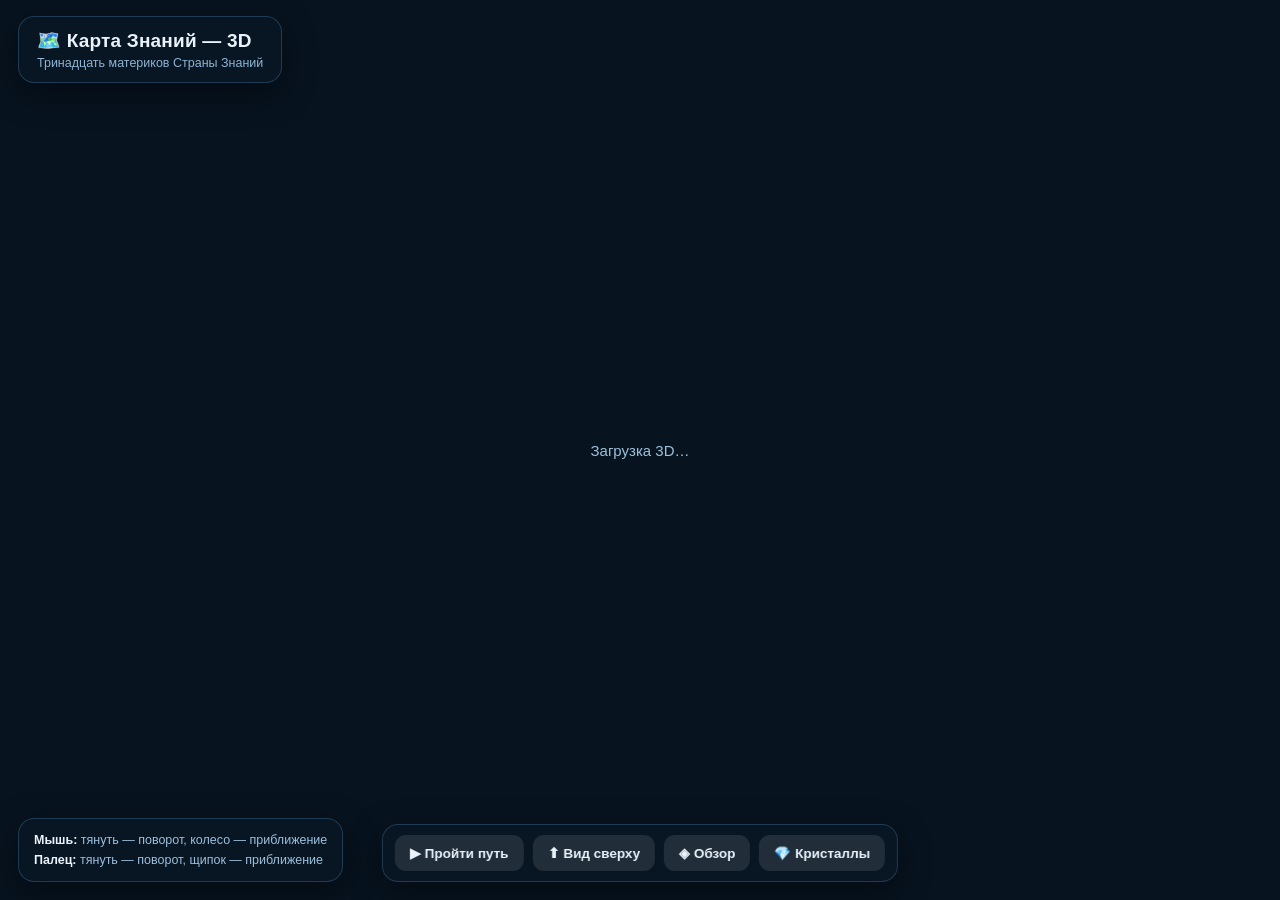
<file: _3d/01_head.html>
<!DOCTYPE html>
<html lang="ru">
<head>
<meta charset="utf-8">
<meta name="viewport" content="width=device-width,initial-scale=1">
<title>Карта Знаний — 3D</title>
<style>
  html,body{margin:0;height:100%;overflow:hidden;background:#07131f;
    font-family:-apple-system,Segoe UI,Roboto,Arial,sans-serif;color:#eaf3fb}
  #c{display:block;width:100%;height:100%}
  .panel{position:fixed;background:rgba(10,24,38,.72);backdrop-filter:blur(10px);
    border:1px solid rgba(120,190,255,.22);border-radius:16px;box-shadow:0 10px 34px rgba(0,0,0,.42)}
  #top{left:18px;top:16px;padding:12px 18px}
  #top h1{margin:0;font-size:19px;letter-spacing:.2px}
  #top p{margin:4px 0 0;font-size:12.5px;color:#8fb4d4}
  #bar{left:50%;transform:translateX(-50%);bottom:18px;padding:10px 12px;display:flex;gap:9px;flex-wrap:wrap;justify-content:center;max-width:94vw}
  button{cursor:pointer;border:none;border-radius:11px;padding:10px 15px;font-size:13.5px;font-weight:700;
    background:rgba(255,255,255,.10);color:#eaf3fb;transition:background .18s,transform .12s}
  button:hover{background:rgba(255,255,255,.19)}
  button:active{transform:scale(.96)}
  button.on{background:linear-gradient(180deg,#ffd86a,#f0ad2e);color:#3a2a00}
  #info{right:18px;top:16px;padding:14px 18px;width:238px;opacity:0;transform:translateY(-8px);
    transition:.25s;pointer-events:none}
  #info.show{opacity:1;transform:none}
  #info .nm{font-size:16px;font-weight:800;margin-bottom:3px}
  #info .sb{font-size:12.5px;color:#8fb4d4;line-height:1.35}
  #info .bs{margin-top:9px;font-size:12.5px;color:#ffd88a}
  #legend{left:18px;bottom:18px;padding:11px 15px;font-size:12.5px;color:#9dc0dd;line-height:1.6}
  #legend b{color:#eaf3fb}
  #hint{position:fixed;left:50%;top:50%;transform:translate(-50%,-50%);font-size:15px;color:#9dc0dd}
</style>
</head>
<body>
<canvas id="c"></canvas>

<div id="top" class="panel">
  <h1>🗺️ Карта Знаний — 3D</h1>
  <p>Тринадцать материков Страны Знаний</p>
</div>

<div id="info" class="panel">
  <div class="nm"></div>
  <div class="sb"></div>
  <div class="bs"></div>
</div>

<div id="legend" class="panel">
  <b>Мышь:</b> тянуть — поворот, колесо — приближение<br>
  <b>Палец:</b> тянуть — поворот, щипок — приближение
</div>

<div id="bar" class="panel">
  <button id="bWalk">▶ Пройти путь</button>
  <button id="bTop">⬆ Вид сверху</button>
  <button id="bIso">◈ Обзор</button>
  <button id="bCry">💎 Кристаллы</button>
</div>

<div id="hint">Загрузка 3D…</div>

<script>
</file>
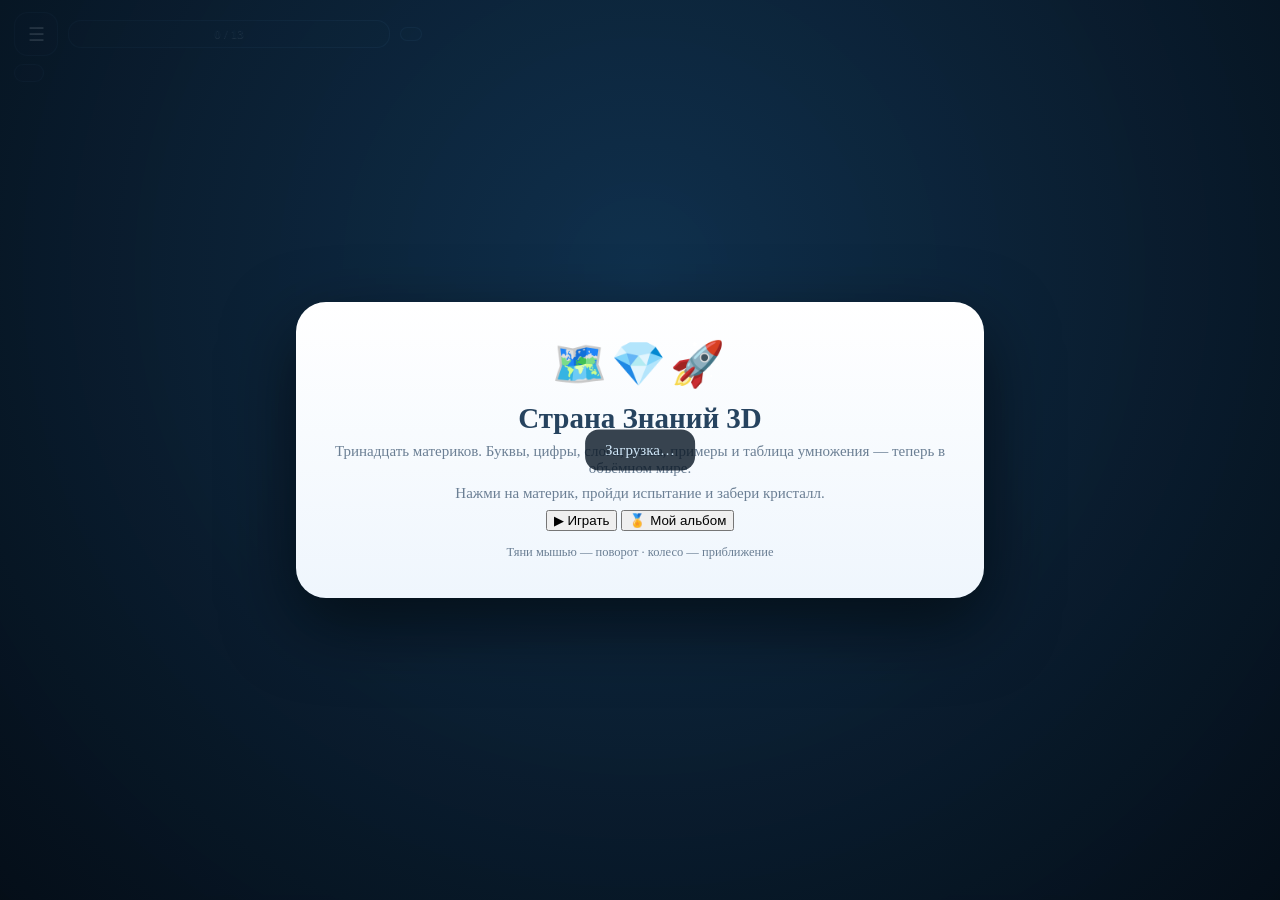
<file: _3d2/01b_head.html>
</style>
<style>
/* ============ 3D-оболочка игры ============ */
html,body{overflow:hidden;background:#07131f}
#c{position:fixed;inset:0;display:block;width:100%;height:100%;z-index:0}
#hud,#taskPanel,#modal,#startScreen{position:fixed;z-index:10}

/* верхняя панель */
#hudTop{position:fixed;left:14px;right:14px;top:12px;z-index:12;display:flex;align-items:center;gap:10px;
  pointer-events:none}
#hudTop > *{pointer-events:auto}
#hudTop .glass{background:rgba(10,24,38,.72);backdrop-filter:blur(10px);
  border:1px solid rgba(120,190,255,.22);border-radius:14px}
#bMenu{width:44px;height:44px;border-radius:14px;border:1px solid rgba(120,190,255,.22);
  background:rgba(10,24,38,.72);color:#eaf3fb;font-size:19px;cursor:pointer}
#progWrap{flex:1;max-width:320px;height:26px;border-radius:13px;background:rgba(10,24,38,.72);
  border:1px solid rgba(120,190,255,.22);position:relative;overflow:hidden}
#progFill{position:absolute;left:0;top:0;bottom:0;width:0;border-radius:13px;
  background:linear-gradient(90deg,#ffd86a,#ffb43a);transition:width .5s cubic-bezier(.2,1,.3,1)}
#progText{position:absolute;inset:0;display:flex;align-items:center;justify-content:center;
  font-size:13px;font-weight:800;color:#0d2033;text-shadow:0 1px 0 rgba(255,255,255,.45)}
#crystals{display:flex;gap:2px;padding:6px 10px;border-radius:14px;background:rgba(10,24,38,.72);
  border:1px solid rgba(120,190,255,.22);max-width:46vw;overflow:hidden}
#nowBar{position:fixed;left:14px;top:64px;z-index:12;padding:8px 14px;border-radius:14px;
  background:rgba(10,24,38,.72);border:1px solid rgba(120,190,255,.22);font-size:13.5px;font-weight:700;color:#eaf3fb}

/* панель задания */
#taskPanel{left:50%;transform:translate(-50%,140%);bottom:12px;width:min(920px,calc(100vw - 24px));
  max-height:min(70vh,620px);display:flex;flex-direction:column;
  background:linear-gradient(180deg,#FFFFFF,#F3F8FD);border-radius:24px;
  box-shadow:0 18px 50px rgba(0,0,0,.45);transition:transform .45s cubic-bezier(.2,1.2,.4,1);
  padding:14px 18px 12px;box-sizing:border-box;overflow:hidden}
#taskPanel.show{transform:translate(-50%,0)}
#panelHead{display:flex;align-items:center;justify-content:space-between;gap:10px;flex:0 0 auto}
#hostName{font-size:15px;font-weight:800;color:#33465C}
#taskProgress{font-size:13px;font-weight:800;color:#8A97A6}
#bubble{flex:0 0 auto;background:#EAF3FB;border-radius:16px;padding:9px 14px;margin:8px 0 4px}
#bubble span{font-size:15px;color:#3A4A5A;line-height:1.3}
/* контент задания: сверху, а не по центру — иначе при переполнении режется заголовок */
#taskArea{flex:1 1 auto;min-height:0;overflow-y:auto;padding:4px 0;justify-content:flex-start}
#taskArea .taskTitle{font-size:clamp(15px,2.2vw,20px);margin:0 0 2px}
#taskArea .wordPic{font-size:clamp(44px,8vw,74px);line-height:1.05}
#taskArea .wordName{font-size:clamp(20px,3vw,27px)}
#taskArea .lbox{gap:9px}
/* «Слоги-обнимашки»: площадка под плавающие буквы компактнее, чем в 2D-игре,
   иначе в панели буквы упираются в нижний край */
#taskArea .drift{height:158px}
#taskArea .letterFloat{width:74px;height:74px;font-size:38px;border-radius:20px}
#taskArea .syllResult{font-size:clamp(34px,6.5vw,58px);min-height:60px;letter-spacing:4px}
#panelFoot{flex:0 0 auto;display:flex;gap:10px;justify-content:center;padding-top:8px}
#panelFoot .btn{font-size:14px;padding:9px 16px}

/* модальные окна */
#modal{inset:0;z-index:30;display:none;align-items:center;justify-content:center;padding:18px;
  background:rgba(6,16,28,.62);backdrop-filter:blur(4px)}
#modal.show{display:flex}
.modalCard{background:linear-gradient(180deg,#FFFFFF,#F1F7FD);border-radius:26px;padding:24px 26px;
  max-width:640px;width:100%;max-height:86vh;overflow-y:auto;text-align:center;
  box-shadow:0 24px 60px rgba(0,0,0,.5);animation:popIn .34s cubic-bezier(.2,1.4,.5,1)}
@keyframes popIn{from{transform:scale(.86);opacity:0}to{transform:none;opacity:1}}
.modalCard h2{margin:6px 0 8px;font-size:24px;color:#2E4A66}
.rwIcon{font-size:64px;line-height:1;animation:spinIn 1s cubic-bezier(.2,1.5,.4,1)}
.rwSub{color:#6B7F94;font-size:15px;margin:6px 0}
.rwLine{font-size:16px;color:#3A4A5A;margin:5px 0}
.modalCard .btn{margin:8px 6px 0}
#albumGrid{display:grid;grid-template-columns:repeat(auto-fill,minmax(140px,1fr));gap:12px;margin-top:14px}
.stickerCard{background:#fff;border-radius:18px;padding:10px;box-shadow:0 4px 0 #C9DCEC}
.stickerCard .se{font-size:38px}
.stickerCard.locked{filter:grayscale(1);opacity:.5}
.stName{font-size:13px;font-weight:800;color:#33465C;margin-top:4px}
.stSub{font-size:11.5px;color:#8A97A6}

/* стартовый экран */
#startScreen{inset:0;z-index:40;display:flex;align-items:center;justify-content:center;padding:20px;
  background:radial-gradient(circle at 50% 30%,rgba(20,60,95,.72),rgba(5,14,24,.94))}
#startScreen.hide{display:none}
#startCard{background:linear-gradient(180deg,#FFFFFF,#EFF6FD);border-radius:30px;padding:30px 34px;
  max-width:620px;width:100%;text-align:center;box-shadow:0 26px 70px rgba(0,0,0,.55)}
#startCard h1{margin:0 0 6px;font-size:29px;color:#26435F}
#startCard p{color:#6B7F94;font-size:15px;margin:8px 0}
#startCard .big{font-size:44px;letter-spacing:4px;margin:6px 0 12px}

/* загрузка */
#hint{position:fixed;left:50%;top:50%;transform:translate(-50%,-50%);z-index:50;
  font-size:15px;color:#cfe6f7;background:rgba(8,22,36,.8);padding:12px 20px;border-radius:14px}

/* узкие экраны */
@media (max-width:640px){
  #crystals{display:none}
  #taskPanel{max-height:min(70vh,600px);padding:12px 12px 10px;border-radius:20px}
  #hudTop{left:8px;right:8px;top:8px}
  #nowBar{left:8px;top:58px;font-size:12px;padding:6px 10px}
  #startCard{padding:22px 18px}
  #startCard h1{font-size:23px}
}
</style>
</head>
<body>
<canvas id="c"></canvas>
<div id="fx"></div>

<div id="hudTop">
  <button id="bMenu" title="Меню">☰</button>
  <div id="progWrap"><div id="progFill"></div><span id="progText">0 / 13</span></div>
  <div id="crystals"></div>
  <button id="bMenu2" style="display:none"></button>
</div>
<div id="nowBar"><span id="nowIsland"></span></div>

<div id="taskPanel">
  <div id="panelHead">
    <div id="hostName"></div>
    <div id="taskProgress"></div>
  </div>
  <div id="bubble"><span id="bubbleText"></span></div>
  <div id="taskArea"></div>
  <div id="panelFoot">
    <button class="btn ghost" id="bHint">💡 Подсказка</button>
    <button class="btn ghost" id="bAlbum2">🏅 Альбом</button>
    <button class="btn ghost" id="bMap">🗺️ К карте</button>
  </div>
</div>

<div id="modal"></div>

<div id="startScreen">
  <div id="startCard">
    <div class="big">🗺️💎🚀</div>
    <h1>Страна Знаний 3D</h1>
    <p>Тринадцать материков. Буквы, цифры, слоги, слова, примеры и таблица умножения — теперь в объёмном мире.</p>
    <p>Нажми на материк, пройди испытание и забери кристалл.</p>
    <button class="btn primary" id="bStart">▶ Играть</button>
    <button class="btn ghost" id="bAlbum3">🏅 Мой альбом</button>
    <p style="font-size:12.5px;margin-top:14px">Тяни мышью — поворот · колесо — приближение</p>
  </div>
</div>

<div id="hint">Загрузка…</div>

<script>
</file>
